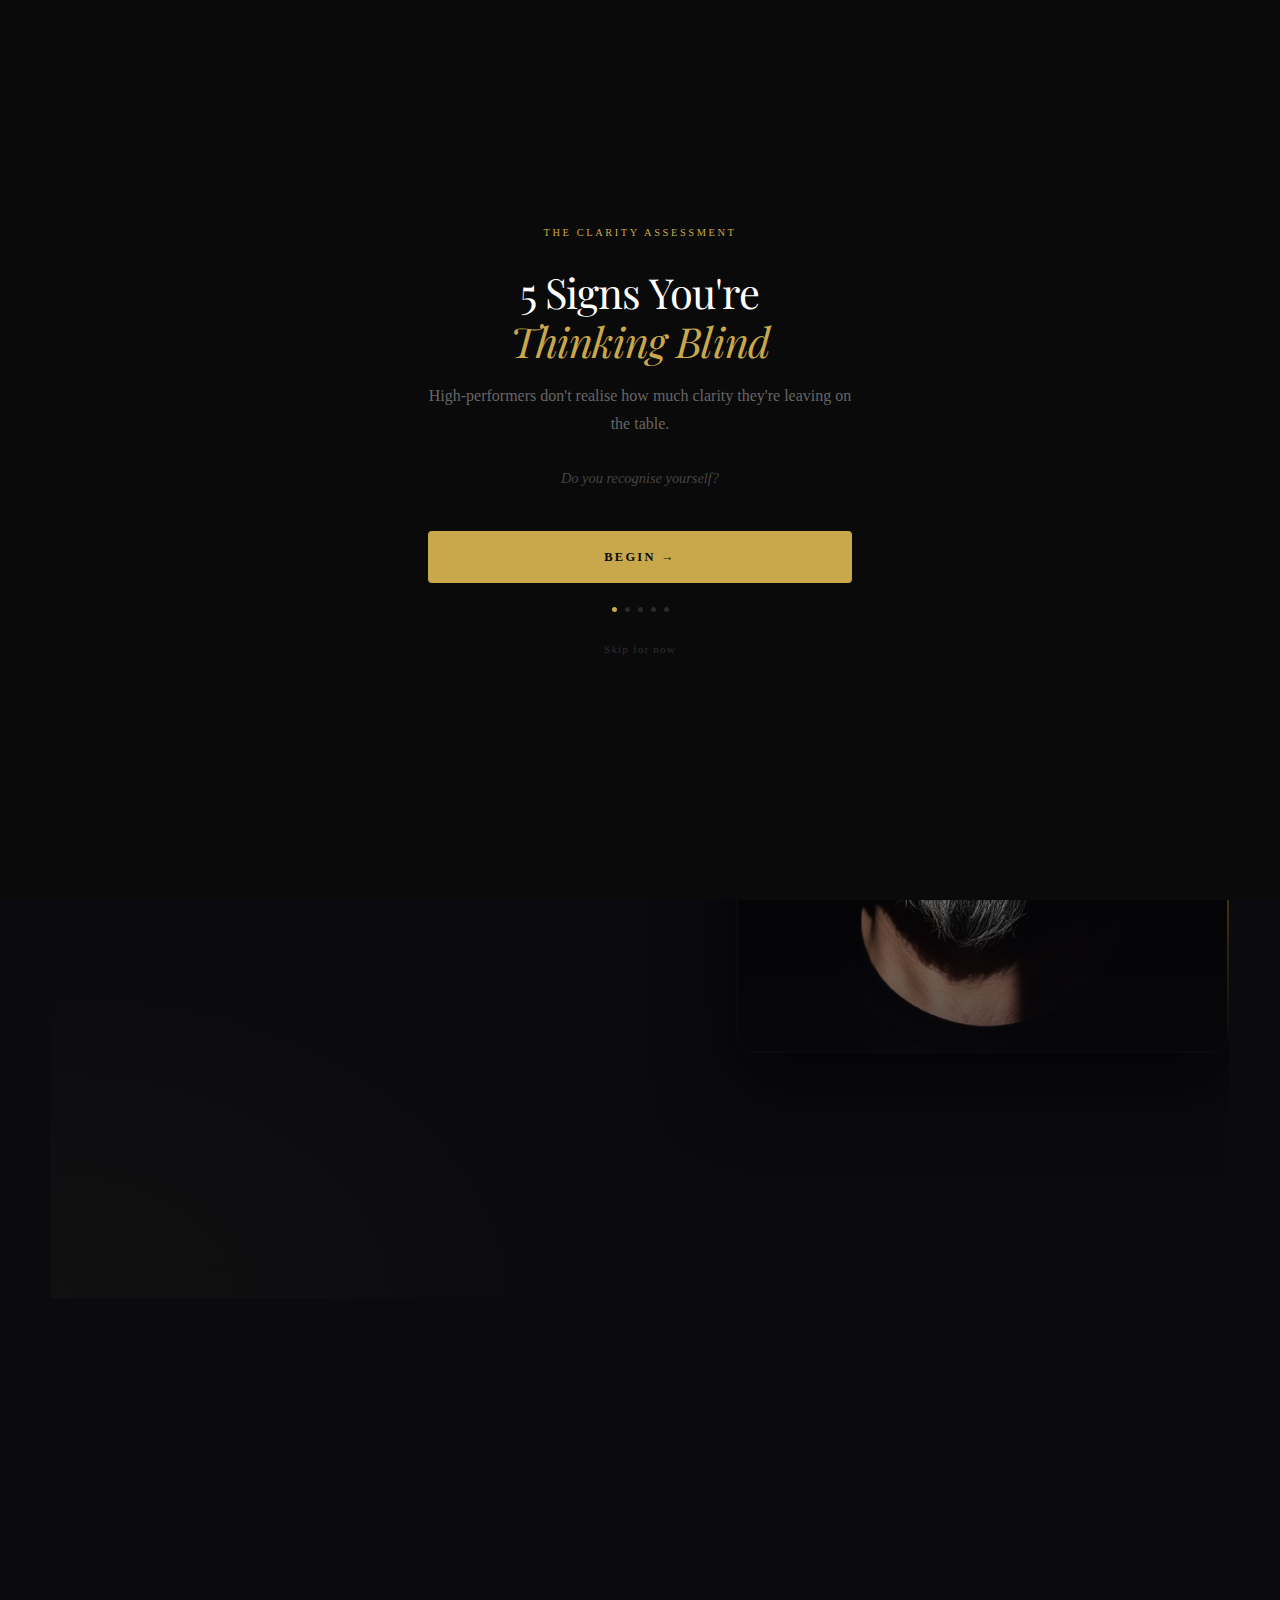
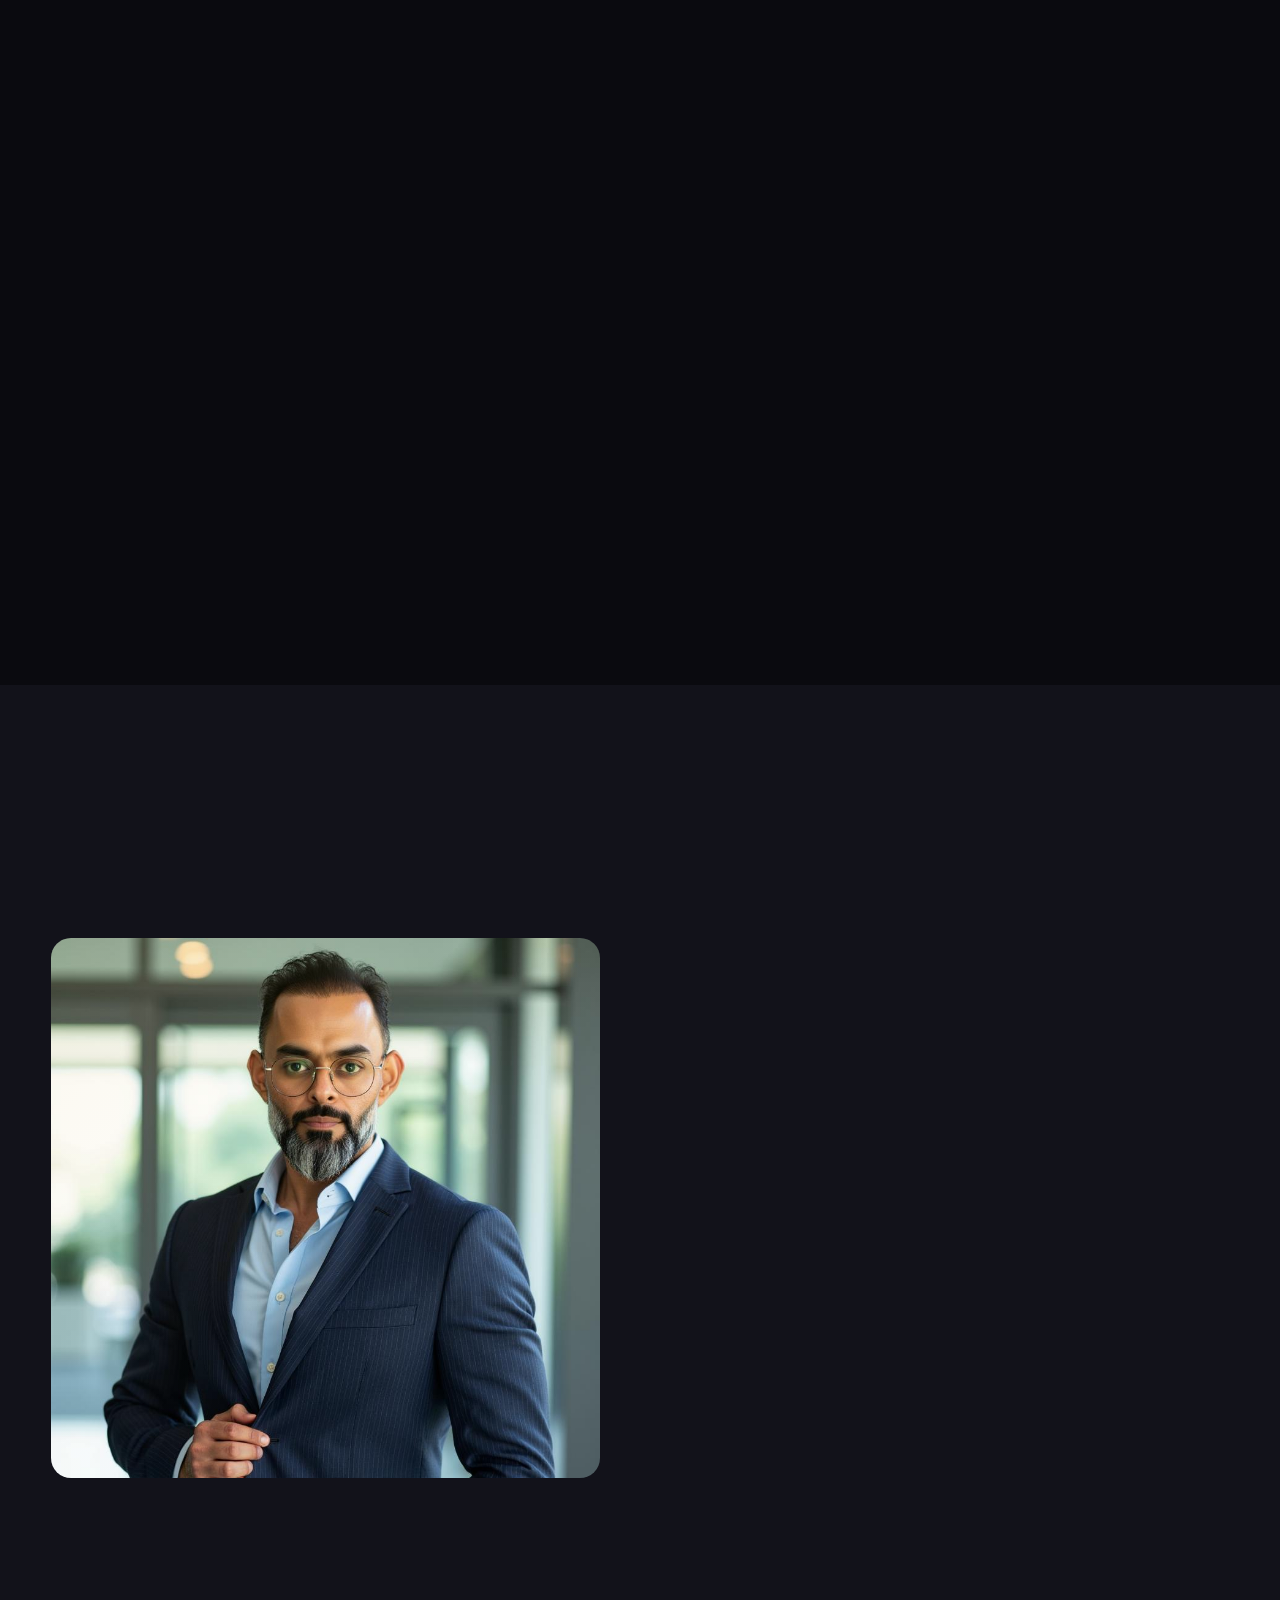
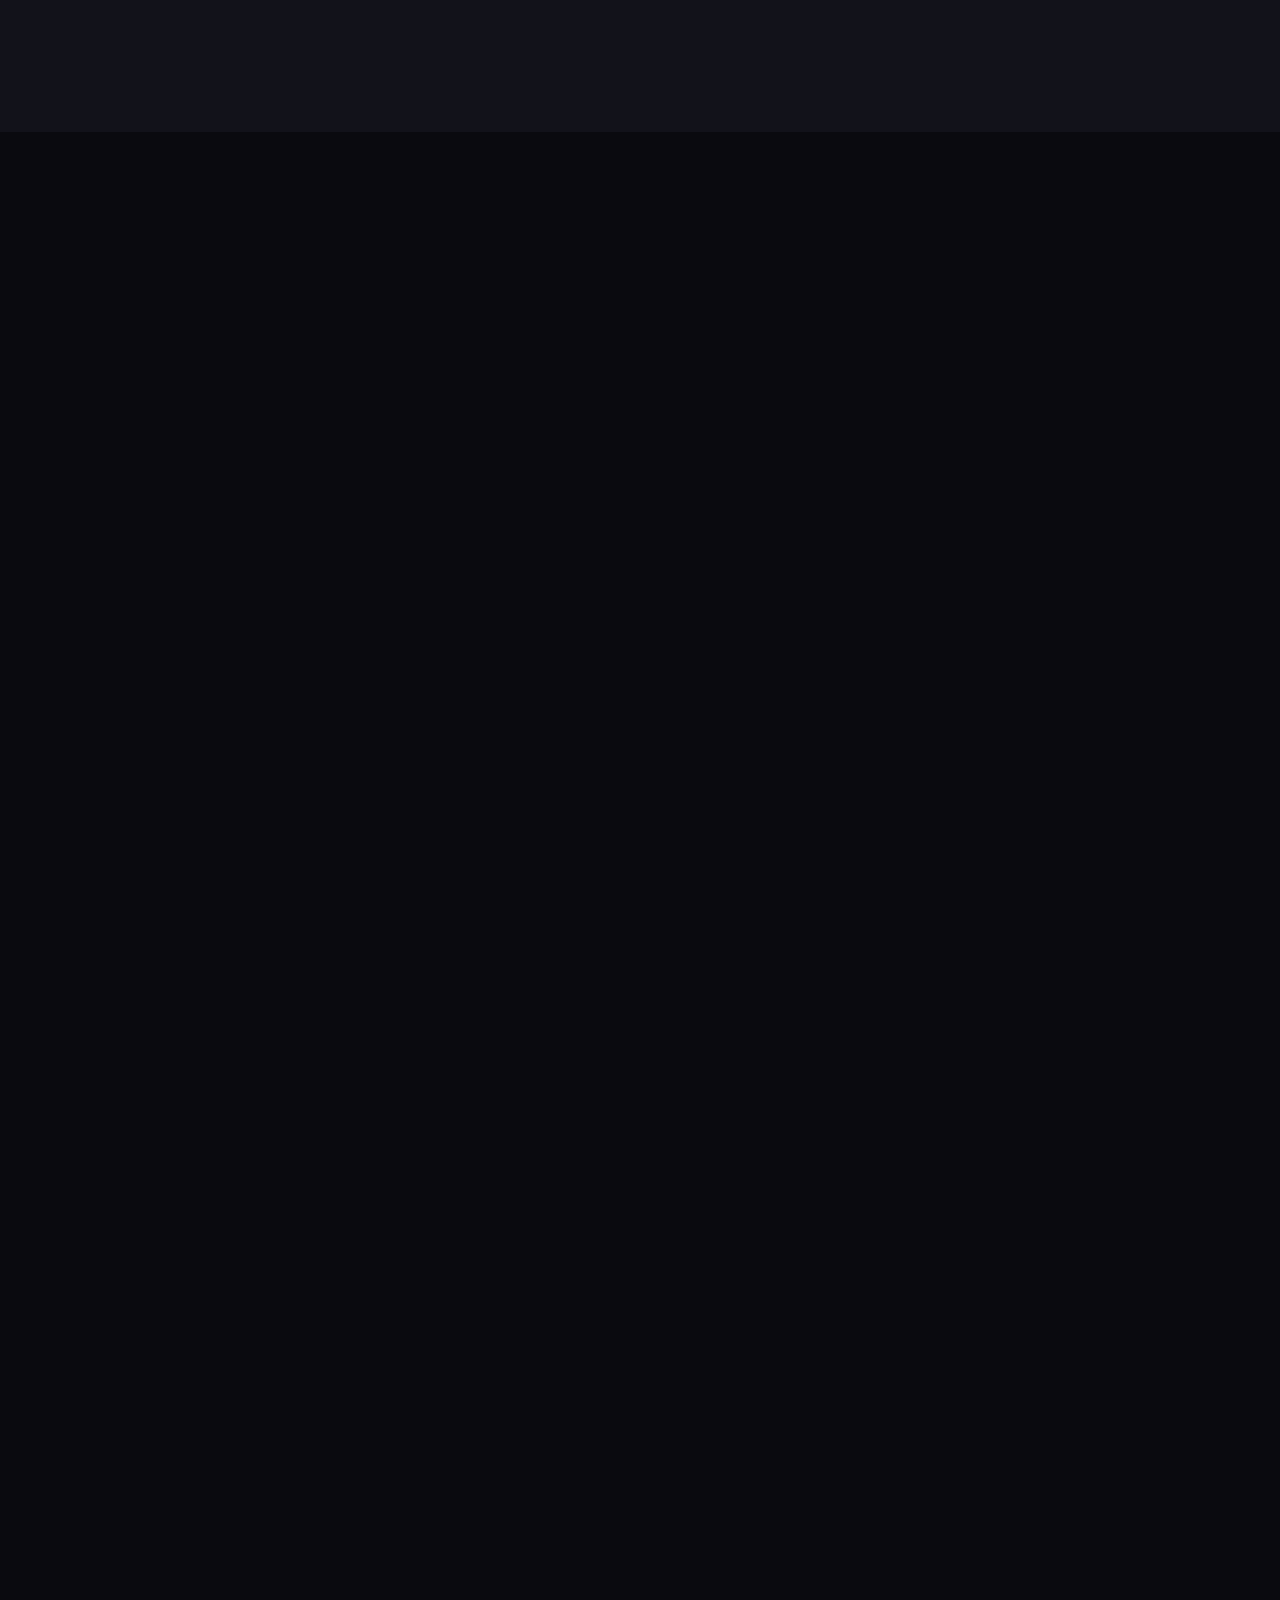
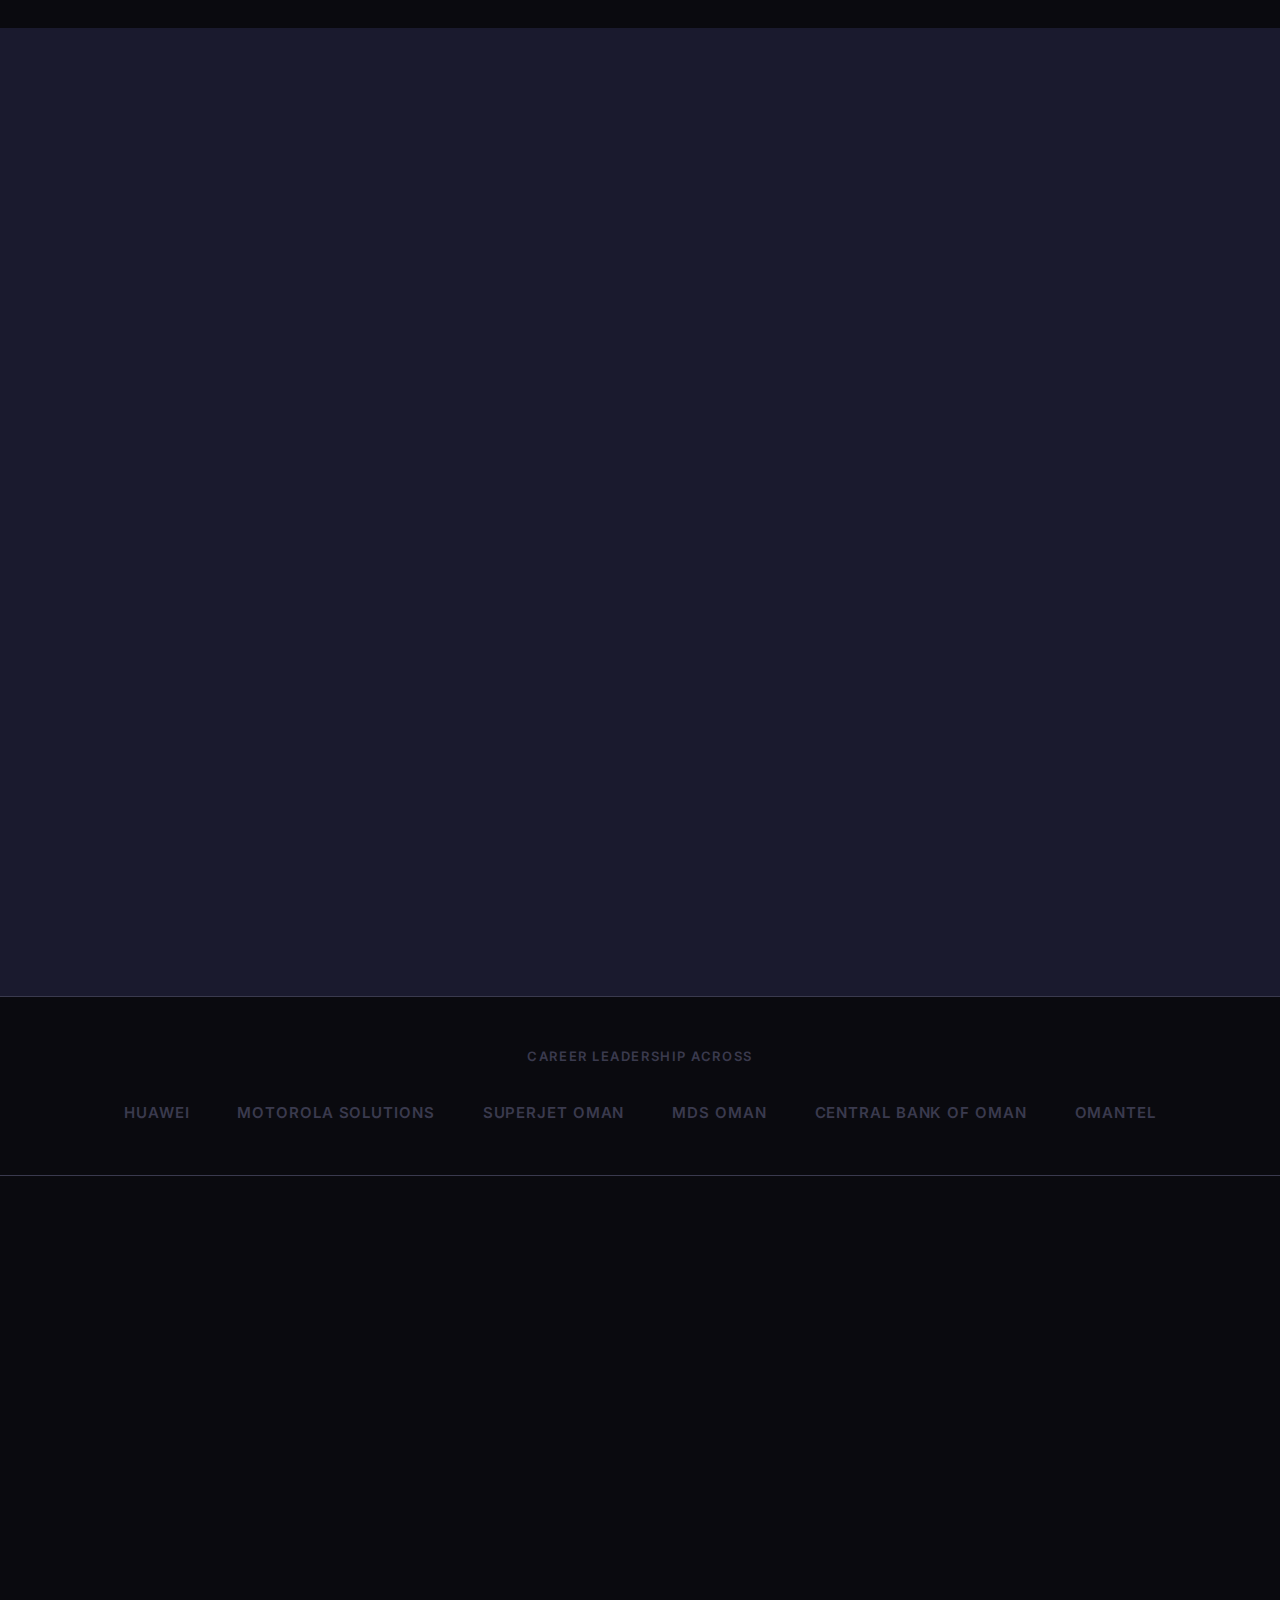
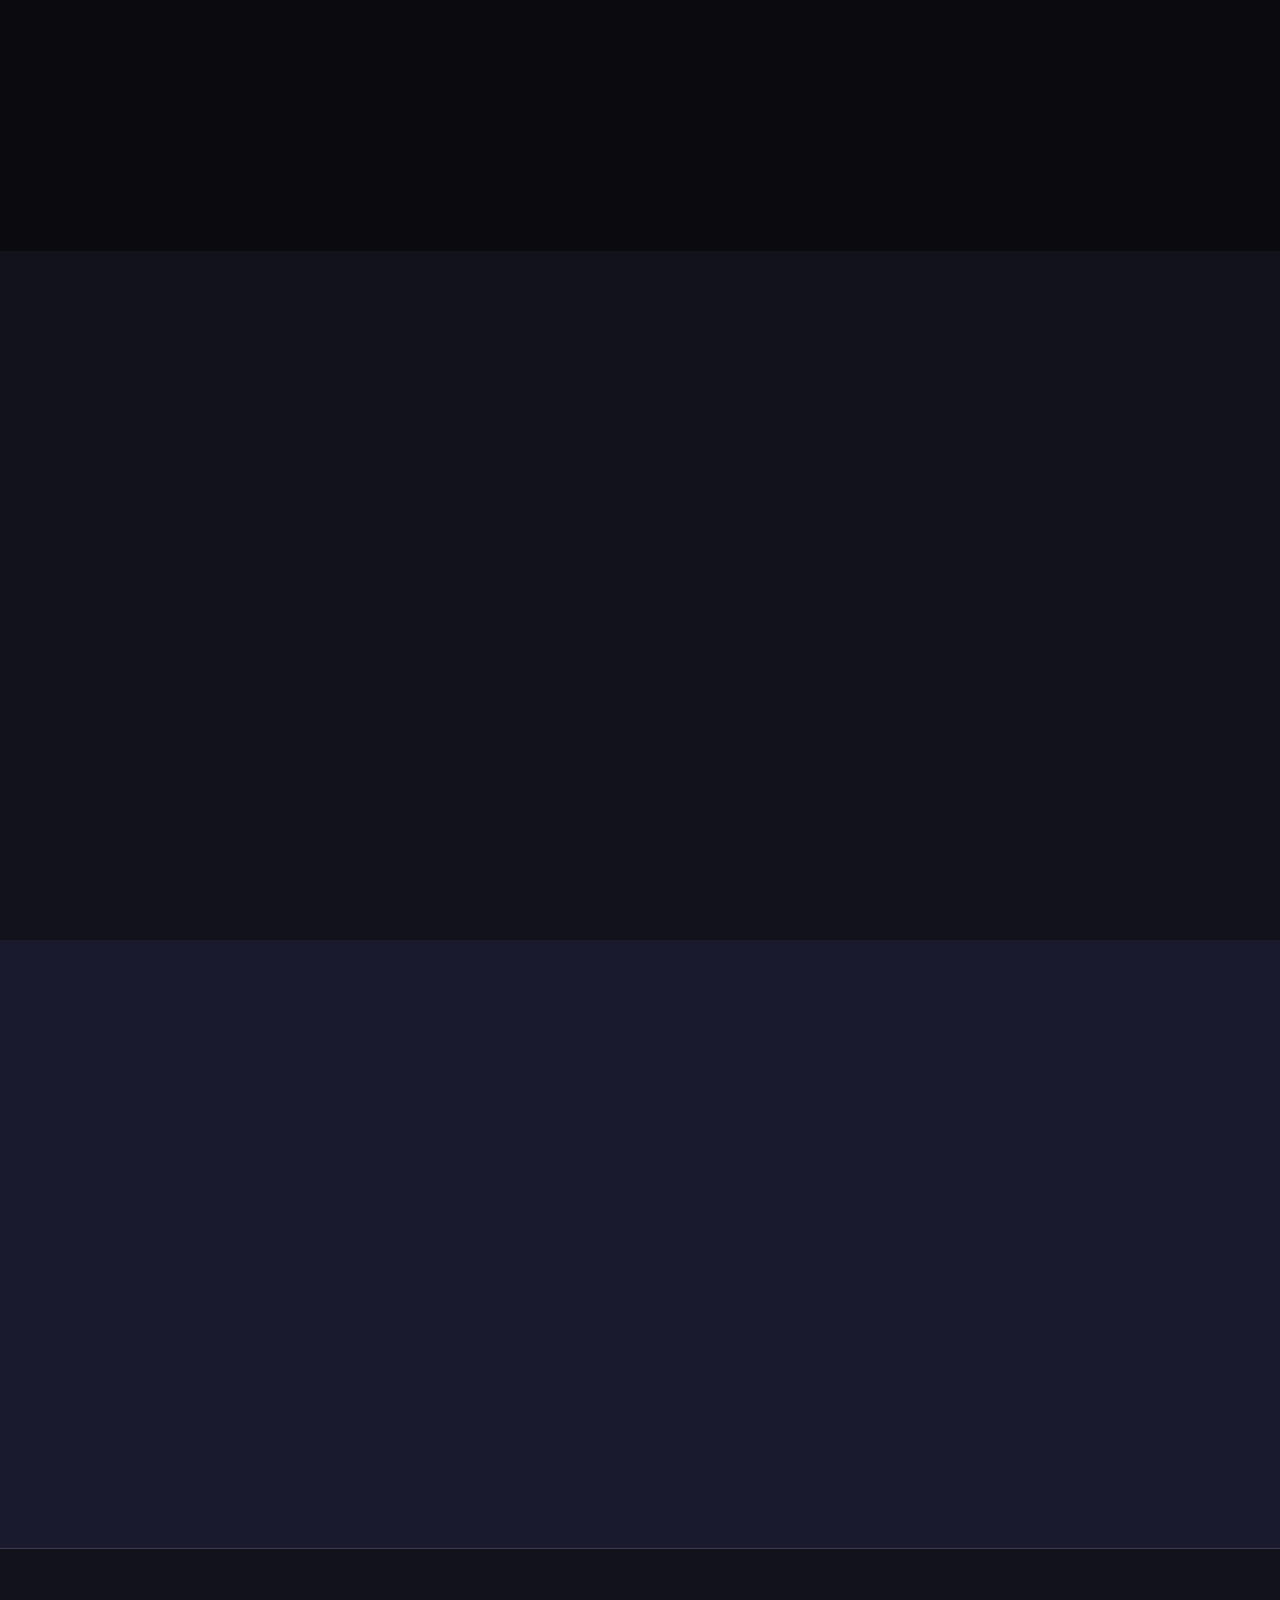
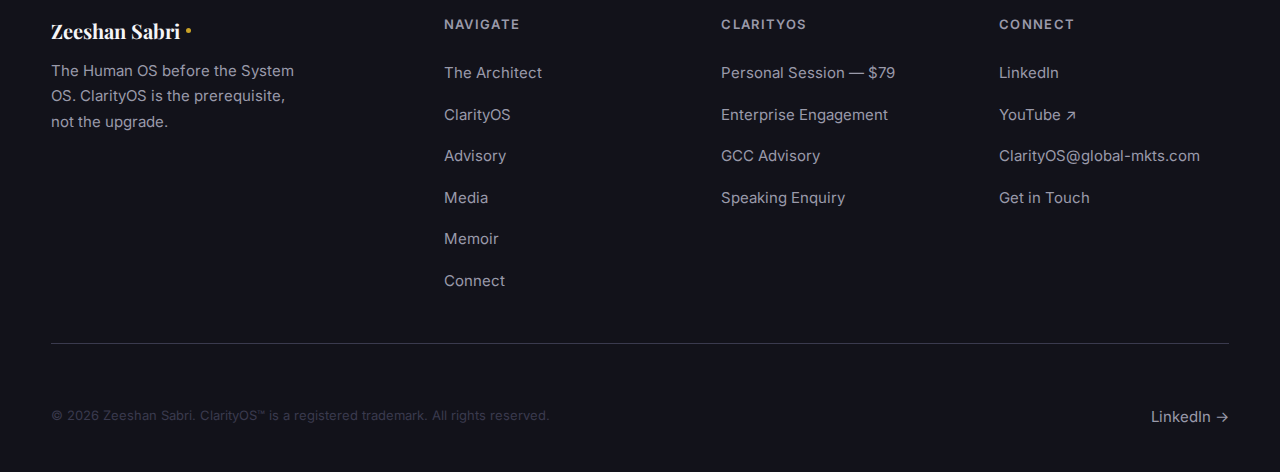
<file: index.html>
<!DOCTYPE html>
<html lang="en">

<head>
  <meta charset="UTF-8" />
  <meta name="viewport" content="width=device-width, initial-scale=1.0" />
  <title>Zeeshan Sabri — Crisis-to-Clarity Architect | ClarityOS Founder</title>
  <meta name="description"
    content="ClarityOS is the prerequisite, not the upgrade. The human operating system that makes every ERP, AI initiative, and governance framework finally work. By Zeeshan Sabri, GCC Transformation Architect." />
  <link rel="canonical" href="https://architect.global-mkts.com/" />
  <!-- Open Graph -->
  <meta property="og:type" content="website" />
  <meta property="og:title" content="Zeeshan Sabri — Crisis-to-Clarity Architect" />
  <meta property="og:description"
    content="We spend 90% of our budget on the System OS and 0% on the Human OS. That's why 75–80% of transformation projects fail." />
  <meta property="og:image" content="https://architect.global-mkts.com/assets/images/1000231025.jpg" />
  <meta property="og:url" content="https://architect.global-mkts.com/" />
  <meta property="og:site_name" content="Zeeshan Sabri" />
  <meta property="og:locale" content="en_US" />
  <!-- Twitter Card -->
  <meta name="twitter:card" content="summary_large_image" />
  <meta name="twitter:title" content="Zeeshan Sabri — Crisis-to-Clarity Architect" />
  <meta name="twitter:description" content="The Human OS before the System OS. ClarityOS makes transformation actually work." />
  <meta name="twitter:image" content="https://architect.global-mkts.com/assets/images/1000231025.jpg" />
  <meta name="twitter:site" content="@zsabri83" />
  <meta name="twitter:creator" content="@zsabri83" />
  <!-- Schema.org JSON-LD -->
  <script type="application/ld+json">
  {
    "@context": "https://schema.org",
    "@type": "Person",
    "name": "Zeeshan Sabri",
    "alternateName": "Victor",
    "url": "https://architect.global-mkts.com",
    "image": "https://architect.global-mkts.com/assets/images/1000231025.jpg",
    "jobTitle": ["Crisis-to-Clarity Architect", "Transformation Architect", "Founder of ClarityOS"],
    "worksFor": [
      {
        "@type": "Organization",
        "name": "ClarityOS",
        "url": "https://clarityos.global-mkts.com"
      },
      {
        "@type": "Organization",
        "name": "Global Markets Technologies LLC",
        "url": "https://global-mkts.com"
      },
      {
        "@type": "Organization",
        "name": "SuperJet Oman",
        "url": "https://superjet.om"
      }
    ],
    "nationality": {
      "@type": "Country",
      "name": "Pakistan"
    },
    "address": {
      "@type": "PostalAddress",
      "addressLocality": "Muscat",
      "addressCountry": "Oman"
    },
    "description": "Crisis-to-Clarity Architect. Founder of ClarityOS. 20+ years transforming Fortune 500 companies. $95M+ portfolios managed. Author of 'From Exile to Transformation'.",
    "sameAs": [
      "https://www.linkedin.com/in/zeeshan-sabri-75760a26",
      "https://www.youtube.com/@ZeeshanSabri83",
      "https://www.instagram.com/@zsabri",
      "https://twitter.com/@zsabri83",
      "https://www.tiktok.com/@zsabri83"
    ],
    "award": [
      "Entrepreneurial Excellence Award — FOUNDERS 2.0 Conference, Dubai 2025",
      "Huawei Best Mentor Award 2017"
    ],
    "memberOf": [
      "MCIPS — Member of Chartered Institute of Procurement & Supply"
    ]
  }
  </script>
  <script type="application/ld+json">
  {
    "@context": "https://schema.org",
    "@type": "Product",
    "name": "ClarityOS",
    "description": "The Human Operating System that makes every ERP, AI initiative, and governance framework finally work. Includes 90-minute personal session and lifetime AI agent access.",
    "brand": {
      "@type": "Brand",
      "name": "ClarityOS",
      "url": "https://clarityos.global-mkts.com"
    },
    "creator": {
      "@type": "Person",
      "name": "Zeeshan Sabri"
    },
    "offers": [
      {
        "@type": "Offer",
        "name": "Personal Session",
        "price": "79",
        "priceCurrency": "USD",
        "availability": "https://schema.org/InStock",
        "url": "https://architect.global-mkts.com/clarityos.html"
      },
      {
        "@type": "Offer",
        "name": "Enterprise Diagnostic",
        "price": "18000",
        "priceCurrency": "USD",
        "availability": "https://schema.org/InStock",
        "url": "https://architect.global-mkts.com/clarityos.html"
      },
      {
        "@type": "Offer",
        "name": "Enterprise Implementation",
        "price": "85000",
        "priceCurrency": "USD",
        "availability": "https://schema.org/InStock",
        "url": "https://architect.global-mkts.com/clarityos.html"
      }
    ],
    "aggregateRating": {
      "@type": "AggregateRating",
      "ratingValue": "4.9",
      "reviewCount": "50"
    }
  }
  </script>
  <script type="application/ld+json">
  {
    "@context": "https://schema.org",
    "@type": "Organization",
    "name": "Zeeshan Sabri",
    "url": "https://architect.global-mkts.com",
    "logo": "https://architect.global-mkts.com/assets/images/1000231025.jpg",
    "contactPoint": {
      "@type": "ContactPoint",
      "email": "ClarityOS@global-mkts.com",
      "contactType": "sales",
      "availableLanguage": ["English", "Arabic"]
    }
  }
  </script>
  <!-- Fonts -->
  <link rel="preconnect" href="https://fonts.googleapis.com" />
  <link rel="preconnect" href="https://fonts.gstatic.com" crossorigin />
  <link
    href="https://fonts.googleapis.com/css2?family=Playfair+Display:ital,wght@0,400;0,500;0,600;0,700;1,400;1,500;1,600&family=Inter:wght@300;400;500;600&display=swap"
    rel="stylesheet" />
  <link rel="stylesheet" href="css/styles.css" />
  <!-- Google Analytics -->
  <script async src="https://www.googletagmanager.com/gtag/js?id=GA_MEASUREMENT_ID"></script>
  <script>
    window.dataLayer = window.dataLayer || [];
    function gtag(){dataLayer.push(arguments);}
    gtag('js', new Date());
    gtag('config', 'GA_MEASUREMENT_ID');
  </script>
</head>

<body>
<!-- CLARITY GATE -->
<style>
#cg-overlay {
  position:fixed;top:0;left:0;width:100%;height:100%;
  background:#0a0a0a;z-index:99999;
  display:flex;align-items:center;justify-content:center;
  overflow-y:auto;-webkit-overflow-scrolling:touch;
  font-family:'Cormorant Garamond',Georgia,serif;
}
.cg-wrap {
  width:100%;max-width:480px;
  padding:48px 28px 64px;
  margin:auto;text-align:center;
  box-sizing:border-box;
}
.cg-eyebrow {
  font-size:0.65rem;letter-spacing:0.25em;text-transform:uppercase;
  color:#C9A84C;margin-bottom:24px;display:block;
}
.cg-title {
  color:#fff;font-size:clamp(1.8rem,6vw,2.6rem);
  font-weight:400;line-height:1.2;margin:0 0 16px;
}
.cg-title em { color:#C9A84C;font-style:italic; }
.cg-sub {
  color:#666;font-size:clamp(0.9rem,3vw,1rem);
  line-height:1.7;margin:0 0 40px;
}
.cg-question {
  color:#fff;font-size:clamp(1.15rem,4vw,1.5rem);
  font-weight:400;line-height:1.4;margin:0 0 12px;
}
.cg-question-sub {
  color:#555;font-size:clamp(0.8rem,2.5vw,0.88rem);
  line-height:1.6;margin:0 0 32px;
}
.cg-options {
  display:flex;flex-direction:column;gap:12px;margin-bottom:0;
}
.cg-opt {
  display:block;width:100%;
  background:transparent;
  border:1px solid #222;
  color:#bbb;
  padding:16px 20px;
  font-size:clamp(0.95rem,3vw,1.05rem);
  font-family:'Cormorant Garamond',Georgia,serif;
  letter-spacing:0.04em;
  border-radius:4px;
  cursor:pointer;
  text-align:center;
  transition:all 0.2s;
  min-height:54px;
  -webkit-tap-highlight-color:transparent;
}
.cg-opt:hover,.cg-opt.selected {
  border-color:#C9A84C;color:#C9A84C;background:#110f00;
}
.cg-divider {
  border:none;border-top:1px solid #1a1a1a;
  margin:28px 0;
}
.cg-nav {
  display:flex;align-items:center;justify-content:center;
  gap:16px;margin-top:36px;
}
.cg-btn-next {
  background:#C9A84C;color:#0a0a0a;border:none;
  padding:15px 0;width:100%;
  font-size:0.78rem;font-weight:700;letter-spacing:0.18em;
  text-transform:uppercase;cursor:pointer;border-radius:4px;
  font-family:'Cormorant Garamond',Georgia,serif;
  min-height:52px;transition:opacity 0.2s;
  -webkit-tap-highlight-color:transparent;
}
.cg-btn-next:hover { opacity:0.85; }
.cg-btn-prev {
  background:transparent;border:none;color:#444;
  font-size:0.75rem;letter-spacing:0.12em;
  text-transform:uppercase;cursor:pointer;
  font-family:'Cormorant Garamond',Georgia,serif;
  padding:8px 0;min-height:44px;
  -webkit-tap-highlight-color:transparent;
}
.cg-btn-prev:hover { color:#888; }
.cg-dots {
  display:flex;gap:8px;justify-content:center;margin-top:24px;
}
.cg-dot {
  width:5px;height:5px;border-radius:50%;
  background:#2a2a2a;transition:background 0.3s;
}
.cg-dot.active { background:#C9A84C; }
.cg-skip {
  display:block;margin-top:28px;
  color:#2e2e2e;font-size:0.7rem;letter-spacing:0.1em;
  text-decoration:none;cursor:pointer;
  transition:color 0.2s;
  -webkit-tap-highlight-color:transparent;
}
.cg-skip:hover { color:#555; }
.cg-email-input {
  width:100%;background:transparent;
  border:none;border-bottom:1px solid #333;
  color:#fff;padding:16px 0;
  font-size:clamp(1rem,3.5vw,1.15rem);
  outline:none;text-align:center;
  font-family:'Cormorant Garamond',Georgia,serif;
  margin-bottom:28px;display:block;
  box-sizing:border-box;
  transition:border-color 0.2s;
}
.cg-email-input:focus { border-bottom-color:#C9A84C; }
.cg-email-input::placeholder { color:#333; }
</style>

<div id="cg-overlay">
<div class="cg-wrap">

  <!-- SLIDE 1: Intro -->
  <div id="cg-s1">
    <span class="cg-eyebrow">The Clarity Assessment</span>
    <h2 class="cg-title">5 Signs You're<br><em>Thinking Blind</em></h2>
    <p class="cg-sub">High-performers don't realise how much clarity they're leaving on the table.<br><br><em style="color:#444;font-size:0.9em;">Do you recognise yourself?</em></p>
    <button class="cg-btn-next" onclick="cgNext()">BEGIN →</button>
    <div class="cg-dots" id="cg-d1"></div>
    <a class="cg-skip" onclick="cgClose()">Skip for now</a>
  </div>

  <!-- SLIDE 2: Q1 -->
  <div id="cg-s2" style="display:none">
    <span class="cg-eyebrow">Sign 01 of 03</span>
    <p class="cg-question">You revisit the same decisions.</p>
    <p class="cg-question-sub">You make a call — then spend days second-guessing it.</p>
    <div class="cg-options">
      <button class="cg-opt" onclick="cgSelect(this,'q1')">Yeah, always</button>
      <button class="cg-opt" onclick="cgSelect(this,'q1')">Sometimes</button>
      <button class="cg-opt" onclick="cgSelect(this,'q1')">Rarely</button>
    </div>
    <div class="cg-nav">
      <button class="cg-btn-next" onclick="cgNext()">NEXT →</button>
    </div>
    <div class="cg-dots" id="cg-d2"></div>
    <a class="cg-skip" onclick="cgClose()">Skip for now</a>
  </div>

  <!-- SLIDE 3: Q2 -->
  <div id="cg-s3" style="display:none">
    <span class="cg-eyebrow">Sign 02 of 03</span>
    <p class="cg-question">Your best ideas come at 2 AM.</p>
    <p class="cg-question-sub">Clarity strikes when you're trying to sleep — not in the meeting.</p>
    <div class="cg-options">
      <button class="cg-opt" onclick="cgSelect(this,'q2')">Oh yes</button>
      <button class="cg-opt" onclick="cgSelect(this,'q2')">Maybe so</button>
      <button class="cg-opt" onclick="cgSelect(this,'q2')">Not really</button>
    </div>
    <div class="cg-nav">
      <button class="cg-btn-next" onclick="cgNext()">NEXT →</button>
    </div>
    <div class="cg-dots" id="cg-d3"></div>
    <a class="cg-skip" onclick="cgClose()">Skip for now</a>
  </div>

  <!-- SLIDE 4: Q3 + Q4 -->
  <div id="cg-s4" style="display:none">
    <span class="cg-eyebrow">Sign 03 of 03</span>
    <p class="cg-question">You're stuck in reactive mode.</p>
    <p class="cg-question-sub">How much of your day is fire-drill?</p>
    <div class="cg-options" style="flex-direction:row;flex-wrap:wrap;justify-content:center;gap:10px">
      <button class="cg-opt" style="width:auto;padding:16px 24px;" onclick="cgSelect(this,'q3')">35%</button>
      <button class="cg-opt" style="width:auto;padding:16px 24px;" onclick="cgSelect(this,'q3')">65%</button>
      <button class="cg-opt" style="width:auto;padding:16px 24px;" onclick="cgSelect(this,'q3')">89%</button>
    </div>
    <hr class="cg-divider">
    <p class="cg-question">You have no record of your thinking.</p>
    <p class="cg-question-sub">Last month's big decision? You remember the outcome — not the reasoning.</p>
    <div class="cg-options">
      <button class="cg-opt" onclick="cgSelect(this,'q4')">Yes</button>
      <button class="cg-opt" onclick="cgSelect(this,'q4')">Sometimes</button>
      <button class="cg-opt" onclick="cgSelect(this,'q4')">I remember everything</button>
    </div>
    <div class="cg-nav">
      <button class="cg-btn-next" onclick="cgNext()">NEXT →</button>
    </div>
    <div class="cg-dots" id="cg-d4"></div>
    <a class="cg-skip" onclick="cgClose()">Skip for now</a>
  </div>

  <!-- SLIDE 5: Email -->
  <div id="cg-s5" style="display:none">
    <span class="cg-eyebrow">2026 Edition</span>
    <h2 class="cg-title"><em>ClarityOS™</em></h2>
    <p class="cg-sub" style="margin-bottom:36px;">"The quality of your decisions determines<br>the quality of your life."<br><br><em style="color:#C9A84C;font-size:0.9em;">Think Clearly. Decide Better.</em></p>
    <form id="cg-form" onsubmit="cgSubmit(event)">
      <input class="cg-email-input" type="email" name="EMAIL" placeholder="your@email.com" required />
      <button class="cg-btn-next" type="submit">Enter ClarityOS →</button>
    </form>
    <div class="cg-dots" id="cg-d5"></div>
    <a class="cg-skip" onclick="cgClose()">Skip for now</a>
  </div>

</div>
</div>

<script>
(function(){
  if(sessionStorage.getItem('cg_done')){
    document.getElementById('cg-overlay').style.display='none';
    return;
  }
  var cur=1,total=5;
  function dots(n){
    for(var i=1;i<=total;i++){
      var el=document.getElementById('cg-d'+i);
      if(!el)continue;
      el.innerHTML='';
      for(var d=1;d<=total;d++){
        var dot=document.createElement('div');
        dot.className='cg-dot'+(d===n?' active':'');
        el.appendChild(dot);
      }
    }
  }
  dots(1);
  window.cgNext=function(){
    document.getElementById('cg-s'+cur).style.display='none';
    cur=Math.min(cur+1,total);
    document.getElementById('cg-s'+cur).style.display='block';
    dots(cur);
    window.scrollTo(0,0);
  };
  window.cgSelect=function(btn,q){
    btn.parentElement.querySelectorAll('.cg-opt').forEach(function(b){b.classList.remove('selected');});
    btn.classList.add('selected');
  };
  window.cgSubmit=function(e){
    e.preventDefault();
    var email=document.querySelector('#cg-form input[name="EMAIL"]').value;
    if(!email)return;
    // Submit to Mailchimp properly
    var form = document.getElementById('cg-form');
    var action = 'https://global-mkts.us3.list-manage.com/subscribe/post?u=38399e57f8cf7c6d2b1055b16&id=f64785d6c9';
    var hiddenInput = document.createElement('input');
    hiddenInput.type = 'hidden';
    hiddenInput.name = 'b_38399e57f8cf7c6d2b1055b16_f64785d6c9';
    hiddenInput.value = '';
    form.action = action;
    form.method = 'POST';
    form.target = '_blank';
    form.appendChild(hiddenInput);
    form.submit();
    cgClose();
  };
  window.cgClose=function(){
    sessionStorage.setItem('cg_done','1');
    var ov=document.getElementById('cg-overlay');
    ov.style.transition='opacity 0.5s';
    ov.style.opacity='0';
    setTimeout(function(){ov.style.display='none';},500);
  };
})();
</script>
<!-- END CLARITY GATE -->


  <!-- Grain texture overlay -->
  <div class="grain" aria-hidden="true"></div>

  <!-- ============================================================
     NAVIGATION
     ============================================================ -->
  <nav class="nav" role="navigation" aria-label="Main navigation">
    <div class="nav__inner">
      <a href="index.html" class="nav__logo" aria-label="Zeeshan Sabri — Home">
        Zeeshan Sabri
        <span class="nav__logo-dot" aria-hidden="true"></span>
      </a>

      <ul class="nav__links" role="list">
        <li><a href="the-architect.html" class="nav__link">The Architect</a></li>
        <li><a href="clarityos.html" class="nav__link">ClarityOS</a></li>
        <li><a href="advisory.html" class="nav__link">Advisory</a></li>
        <li><a href="media.html" class="nav__link">Media</a></li>
        <li><a href="memoir.html" class="nav__link">Memoir</a></li>
        <li><a href="connect.html" class="nav__link">Connect</a></li>
      </ul>

      <a href="clarityos.html" class="nav__link nav__cta">Book a Session</a>

      <button class="nav__hamburger" aria-label="Open menu" aria-expanded="false" aria-controls="mobile-menu">
        <span></span><span></span><span></span>
      </button>
    </div>
  </nav>

  <!-- Mobile menu -->
  <div class="nav__mobile" id="mobile-menu" role="dialog" aria-label="Mobile navigation" aria-modal="true">
    <a href="the-architect.html" class="nav__mobile-link">The Architect</a>
    <a href="clarityos.html" class="nav__mobile-link">ClarityOS</a>
    <a href="advisory.html" class="nav__mobile-link">Advisory</a>
    <a href="media.html" class="nav__mobile-link">Media</a>
    <a href="memoir.html" class="nav__mobile-link">Memoir</a>
    <a href="connect.html" class="nav__mobile-link">Connect</a>
    <a href="clarityos.html" class="nav__mobile-cta">Book a Session</a>
  </div>


  <!-- ============================================================
     SECTION 1 — HERO
     ============================================================ -->
  <section class="section--void" aria-label="Zeeshan Sabri — ClarityOS founder hero">
    <div class="container">
      <div class="hero">

        <!-- Content side -->
        <div class="hero__content">
          <div class="hero__eyebrow reveal">
            <span class="hero__eyebrow-line" aria-hidden="true"></span>
            <span class="eyebrow">Founder of ClarityOS™ &nbsp;·&nbsp; Author &nbsp;·&nbsp; Transformation
              Architect</span>
          </div>

          <h1 class="hero__title reveal" style="transition-delay:80ms">
            The Operating System<br />
            That Makes Transformation<br />
            <em>Actually Work</em>
          </h1>

          <p class="hero__sub reveal" style="transition-delay:160ms">
            Every ERP, AI initiative, and governance framework you've invested in was built on an unstable human
            foundation. ClarityOS installs the layer that makes everything else hold.
          </p>

          <div class="btn-group reveal" style="transition-delay:240ms">
            <a href="clarityos.html" class="btn btn--primary">
              Install ClarityOS <span class="btn__arrow" aria-hidden="true">→</span>
            </a>
            <a href="the-architect.html" class="btn btn--ghost">
              Read the Origin Story
            </a>
            <button onclick="openModal()" class="btn btn--ghost-gold">Read the Teaser →</button>
          </div>

          <!-- Email Capture - Lead Generation -->
          <div class="hero__email-capture reveal" style="transition-delay:280ms">
            <p class="email-capture__text">Get the free "5 Signs You're Thinking Blind" assessment</p>
            <form class="email-capture__form" onsubmit="handleEmailCapture(event)">
              <input type="email" name="email" class="email-capture__input" placeholder="Enter your email" required aria-label="Your email address" />
              <button type="submit" class="email-capture__btn">Get Free Assessment</button>
            </form>
            <p class="email-capture__sub">Join 2,400+ executives who have clarity now</p>
          </div>

          <div class="hero__stats reveal" style="transition-delay:320ms">
            <span class="hero__stat">90% of transformations fail</span>
            <span class="hero__stat">The human layer is why</span>
            <span class="hero__stat">ClarityOS fixes that</span>
          </div>
        </div>

        <!-- Portrait side — editorial photograph -->
        <div class="hero__image-wrap reveal" style="transition-delay:200ms">
          <img class="hero__img" src="assets/images/1000231025.jpg"
            alt="Zeeshan Sabri — Founder of ClarityOS, GCC Transformation Architect" width="640" height="800"
            loading="eager" fetchpriority="high" />
        </div>

      </div>
    </div>
  </section>




  <!-- ============================================================
     SECTION 3 — WHAT CLARITYOS IS (3-column feature grid)
     ============================================================ -->
  <section class="section section--void" aria-label="What ClarityOS is">
    <div class="container">

      <div class="section-header reveal">
        <p class="eyebrow">ClarityOS Defined</p>
        <h2>Infrastructure, Not Consulting</h2>
        <p>ClarityOS is not a framework you adopt — it is a foundation you install. The distinction matters more than
          most organisations realise.</p>
      </div>

      <div class="grid-3 stagger" aria-label="ClarityOS features">

        <article class="feature-card reveal">
          <div class="feature-card__icon" aria-hidden="true">
            <!-- Layers / foundation icon -->
            <svg viewBox="0 0 24 24">
              <path d="M12 2L2 7l10 5 10-5-10-5z" />
              <path d="M2 17l10 5 10-5" />
              <path d="M2 12l10 5 10-5" />
            </svg>
          </div>
          <p class="feature-card__label">Not a Framework</p>
          <h3 class="feature-card__title">Operating System</h3>
          <p class="feature-card__body">Frameworks are optional. Operating systems are infrastructure. ClarityOS is the
            foundation layer, not an add-on that sits on top of what you already do.</p>
        </article>

        <article class="feature-card reveal">
          <div class="feature-card__icon" aria-hidden="true">
            <!-- Network / shared architecture icon -->
            <svg viewBox="0 0 24 24">
              <circle cx="12" cy="5" r="2" />
              <circle cx="5" cy="19" r="2" />
              <circle cx="19" cy="19" r="2" />
              <path d="M12 7v4m0 0l-5.5 6M12 11l5.5 6" />
            </svg>
          </div>
          <p class="feature-card__label">Not Individual Coaching</p>
          <h3 class="feature-card__title">Institutional Clarity</h3>
          <p class="feature-card__body">Coaching addresses the individual. ClarityOS installs a shared clarity
            architecture across the entire organisation — one coherent human layer beneath every system you run.</p>
        </article>

        <article class="feature-card reveal">
          <div class="feature-card__icon" aria-hidden="true">
            <!-- Lock / permanent install icon -->
            <svg viewBox="0 0 24 24">
              <rect x="5" y="11" width="14" height="11" rx="2" />
              <path d="M8 11V7a4 4 0 018 0v4" />
              <circle cx="12" cy="16" r="1.5" fill="currentColor" stroke="none" style="fill:var(--wisdom)" />
            </svg>
          </div>
          <p class="feature-card__label">Not Another Workshop</p>
          <h3 class="feature-card__title">Permanent Installation</h3>
          <p class="feature-card__body">Workshops produce insights. ClarityOS produces a permanently installed operating
            system with measurable governance outputs that persist long after the engagement ends.</p>
        </article>

      </div>

      <div class="flex-center mt-6 reveal">
        <a href="clarityos.html" class="btn btn--ghost-gold">
          See How ClarityOS Works <span class="btn__arrow" aria-hidden="true">→</span>
        </a>
      </div>

    </div>
  </section>


  <!-- ============================================================
     SECTION 4 — THE PROOF
     ============================================================ -->
  <section class="section section--shadow" aria-label="The proof behind ClarityOS">
    <div class="container">

      <div class="proof-section">

        <!-- Left: image -->
        <div class="proof__image-wrap">
          <img class="proof__img" src="assets/images/zeeshan-insta.jpg"
            alt="Zeeshan Sabri presenting at a GCC leadership summit" width="600" height="700" loading="lazy" />
        </div>

        <!-- Right: story + credentials -->
        <div class="proof__content reveal" style="transition-delay:120ms">

          <p class="eyebrow">The Origin</p>
          <h2>Built from 20 Years of Witnessing Failure</h2>

          <blockquote class="proof__story">
            Born from displacement. Forged in Fortune 500 transformation. Built because nothing else worked.
          </blockquote>

          <p style="color:var(--muted);font-size:var(--size-sm);line-height:1.8">
            My family evacuated Kuwait during the Gulf War. I spent 20 years inside Huawei, Motorola Solutions, and $80M
            procurement portfolios. The pattern was always the same: organisations invest in systems, ignore the humans
            running them. ClarityOS is what I built when I got tired of watching the same failure repeat.
          </p>

          <div class="credential-badges">
            <div class="credential-badge">
              <span class="credential-badge__icon" aria-hidden="true">
                <!-- Award / credential ribbon -->
                <svg viewBox="0 0 24 24">
                  <circle cx="12" cy="8" r="5" />
                  <path d="M8.21 13.89L7 23l5-3 5 3-1.21-9.12" />
                </svg>
              </span>
              <div>
                <span class="credential-badge__text">Chartered MCIPS</span>
                <span class="credential-badge__sub">Chartered Institute of Procurement &amp; Supply</span>
              </div>
            </div>
            <div class="credential-badge">
              <span class="credential-badge__icon" aria-hidden="true">
                <!-- Building / Fortune 500 -->
                <svg viewBox="0 0 24 24">
                  <path d="M3 21h18M9 21V7l3-4 3 4v14M9 12h6" />
                </svg>
              </span>
              <div>
                <span class="credential-badge__text">Huawei &amp; Motorola Solutions</span>
                <span class="credential-badge__sub">8 years and 5 years respectively — Fortune 500 leadership</span>
              </div>
            </div>
            <div class="credential-badge">
              <span class="credential-badge__icon" aria-hidden="true">
                <!-- Microphone / speaker -->
                <svg viewBox="0 0 24 24">
                  <path d="M12 2a3 3 0 013 3v6a3 3 0 01-6 0V5a3 3 0 013-3z" />
                  <path d="M19 10a7 7 0 01-14 0" />
                  <line x1="12" y1="19" x2="12" y2="23" />
                  <line x1="8" y1="23" x2="16" y2="23" />
                </svg>
              </span>
              <div>
                <span class="credential-badge__text">Kuwait Procurement Summit</span>
                <span class="credential-badge__sub">Keynote Speaker — Regional Transformation Leadership</span>
              </div>
            </div>
          </div>

          <a href="the-architect.html" class="btn btn--ghost" style="width:fit-content">
            Read the Full Story <span class="btn__arrow" aria-hidden="true">→</span>
          </a>

        </div>

      </div>
    </div>
  </section>


  <!-- ============================================================
     SECTION 4b — FIELD RESULTS (Social proof — 4.9 rating + NCMS)
     ============================================================ -->
  <section class="section section--void" aria-label="Field results and testimonials">
    <div class="container">

      <div class="wall-header reveal">
        <div class="wall-header__left">
          <p class="eyebrow">Field Results</p>
          <h2 style="font-size:var(--size-h3)">What the Room Says</h2>
        </div>
        <a href="media.html#field-intelligence" class="wall-header__link" aria-label="See all field results">
          See All Field Results →
        </a>
      </div>

      <!-- Rating bar -->
      <div class="reveal"
        style="display:flex;align-items:center;gap:1.25rem;margin-bottom:2.5rem;flex-wrap:wrap;transition-delay:80ms">
        <div style="display:flex;gap:0.25rem" aria-label="4.9 out of 5 stars">
          <svg viewBox="0 0 24 24" width="22" height="22" style="fill:var(--wisdom);stroke:none">
            <path d="M12 2l3.09 6.26L22 9.27l-5 4.87 1.18 6.88L12 17.77l-6.18 3.25L7 14.14 2 9.27l6.91-1.01L12 2z" />
          </svg>
          <svg viewBox="0 0 24 24" width="22" height="22" style="fill:var(--wisdom);stroke:none">
            <path d="M12 2l3.09 6.26L22 9.27l-5 4.87 1.18 6.88L12 17.77l-6.18 3.25L7 14.14 2 9.27l6.91-1.01L12 2z" />
          </svg>
          <svg viewBox="0 0 24 24" width="22" height="22" style="fill:var(--wisdom);stroke:none">
            <path d="M12 2l3.09 6.26L22 9.27l-5 4.87 1.18 6.88L12 17.77l-6.18 3.25L7 14.14 2 9.27l6.91-1.01L12 2z" />
          </svg>
          <svg viewBox="0 0 24 24" width="22" height="22" style="fill:var(--wisdom);stroke:none">
            <path d="M12 2l3.09 6.26L22 9.27l-5 4.87 1.18 6.88L12 17.77l-6.18 3.25L7 14.14 2 9.27l6.91-1.01L12 2z" />
          </svg>
          <svg viewBox="0 0 24 24" width="22" height="22" style="fill:var(--wisdom);stroke:none;opacity:0.55">
            <path d="M12 2l3.09 6.26L22 9.27l-5 4.87 1.18 6.88L12 17.77l-6.18 3.25L7 14.14 2 9.27l6.91-1.01L12 2z" />
          </svg>
        </div>
        <span
          style="font-size:clamp(1.5rem,3vw,2rem);font-weight:700;font-family:'Playfair Display',serif;color:var(--dawn)">4.9
          / 5.0</span>
        <span style="font-size:var(--size-sm);color:var(--muted)">Average participant rating — NCMS Leadership
          Programme</span>
      </div>

      <!-- Speaker photo + testimonials -->
      <div class="speaker-strip reveal" style="margin-bottom:1.5rem;transition-delay:120ms">

        <div class="speaker-strip__image">
          <img src="assets/images/In the field 3 MSI ME.jpeg"
            alt="Zeeshan Sabri — Dubai Internet City, Motorola Solutions" loading="lazy" />
          <span class="speaker-strip__label">Dubai Internet City — Motorola Solutions</span>
        </div>

        <!-- NCMS testimonials -->
        <div style="display:flex;flex-direction:column;gap:1.25rem;justify-content:center">

          <div class="pull-quote reveal">
            <p class="pull-quote__text">"The session challenged me to reconsider everything I thought I knew about
              leadership. Not theory — lived experience at the highest level."</p>
            <p class="pull-quote__attribution">— Senior Leader, National Centre for Meteorology</p>
          </div>

          <div class="pull-quote reveal" style="transition-delay:80ms">
            <p class="pull-quote__text">"Zeeshan doesn't just present frameworks — he installs a different way of
              thinking. I left with clarity I'd been searching for years."</p>
            <p class="pull-quote__attribution">— Director, NCMS Leadership Programme</p>
          </div>

          <div class="pull-quote reveal" style="transition-delay:160ms">
            <p class="pull-quote__text">"The most impactful session in the entire programme. Real, honest, and
              immediately applicable."</p>
            <p class="pull-quote__attribution">— Programme Participant, NCMS</p>
          </div>

        </div>

      </div>

      <div class="flex-center mt-4 reveal">
        <a href="media.html#field-intelligence" class="btn btn--ghost-gold">
          See All Field Results <span class="btn__arrow" aria-hidden="true">→</span>
        </a>
      </div>

    </div>
  </section>


  <!-- ============================================================
     SECTION 5 — TWO PATHS
     ============================================================ -->
  <section class="section section--depth" aria-label="Choose your path with ClarityOS">
    <div class="container">

      <div class="section-header reveal">
        <p class="eyebrow">Where Do You Need Clarity?</p>
        <h2>Two Paths. One Operating System.</h2>
        <p>Whether you are navigating your own decisions or leading an entire organisation through transformation,
          ClarityOS scales to your context.</p>
      </div>

      <div class="path-cards stagger">

        <!-- Individual path -->
        <article class="path-card path-card--gold reveal">
          <p class="path-card__tag">For Individuals</p>
          <h3 class="path-card__title">ClarityOS Personal Session</h3>
          <div class="path-card__price">
            <span class="path-card__price-amount">$79</span>
            <span class="path-card__price-label">one-time</span>
          </div>
          <p class="path-card__body">
            One 90-minute session. Your personal decision-making operating system, built for life. For executives,
            founders, and leaders who need to make better decisions faster — and understand why they keep making the
            same ones.
          </p>
          <a href="clarityos.html" class="btn btn--primary">
            Book Your Session <span class="btn__arrow" aria-hidden="true">→</span>
          </a>
        </article>

        <!-- Enterprise path -->
        <article class="path-card reveal" style="transition-delay:90ms">
          <p class="path-card__tag">For Organisations</p>
          <h3 class="path-card__title">ClarityOS Enterprise</h3>
          <p class="path-card__body">
            A 90-day transformation engagement that installs clarity at the institutional level before technology, AI,
            or governance is deployed. Built for leadership teams who are tired of transformation programmes that don't
            hold.
          </p>
          <a href="clarityos.html#enterprise" class="btn btn--ghost-gold">
            See the 90-Day Program <span class="btn__arrow" aria-hidden="true">→</span>
          </a>
        </article>

      </div>

    </div>
  </section>


  <!-- ============================================================
     SECTION 6 — TRUSTED BY
     ============================================================ -->
  <section class="trust-bar section--void" aria-label="Organisations Zeeshan has served">
    <div class="container">
      <p class="trust-bar__label">Career leadership across</p>
      <ul class="trust-bar__logos" role="list">
        <li><span class="trust-bar__name">Huawei</span></li>
        <li><span class="trust-bar__name">Motorola Solutions</span></li>
        <li><span class="trust-bar__name">SuperJet Oman</span></li>
        <li><span class="trust-bar__name">MDS Oman</span></li>
        <li><span class="trust-bar__name">Central Bank of Oman</span></li>
        <li><span class="trust-bar__name">Omantel</span></li>
      </ul>
    </div>
  </section>


  <!-- ============================================================
     THE CLARITY CODEX — Rotating aphorism display
     ============================================================ -->
  <section class="section section--void codex-section" aria-label="The Clarity Codex">
    <div class="container">

      <div class="section-header reveal" style="margin-bottom:3rem">
        <p class="eyebrow">The Clarity Codex</p>
        <h2>A Body of Thought</h2>
      </div>

      <div class="codex-rotator reveal" aria-live="polite">
        <div class="codex-quote active">
          <blockquote class="codex-quote__text">Fix the Human OS before the System OS.</blockquote>
          <p class="codex-quote__context">The primary differentiator of ClarityOS™</p>
        </div>
        <div class="codex-quote">
          <blockquote class="codex-quote__text">Crisis forces clarity that comfort never could.</blockquote>
          <p class="codex-quote__context">The founding axiom of the Crisis-to-Clarity™ methodology</p>
        </div>
        <div class="codex-quote">
          <blockquote class="codex-quote__text">Stop managing symptoms. Start architecting structure.</blockquote>
          <p class="codex-quote__context">The core directive — from diagnosis to installation</p>
        </div>
        <div class="codex-quote">
          <blockquote class="codex-quote__text">Governance isn't a brake. It's the accelerator.</blockquote>
          <p class="codex-quote__context">Reframing governance for fast-moving organisations</p>
        </div>
        <div class="codex-quote">
          <blockquote class="codex-quote__text">Techniques can be learned. Character, dignity, and resilience — those
            sustain transformation.</blockquote>
          <p class="codex-quote__context">The thesis of the Beyond Techniques series</p>
        </div>
      </div>

      <div class="codex-dots reveal" aria-hidden="true">
        <span class="codex-dot active"></span>
        <span class="codex-dot"></span>
        <span class="codex-dot"></span>
        <span class="codex-dot"></span>
        <span class="codex-dot"></span>
      </div>

    </div>
  </section>


  <!-- ============================================================
     SECTION 7 — MEMOIR TEASER
     ============================================================ -->
  <section class="section section--shadow" aria-label="From Exile to Transformation — the memoir">
    <div class="container">

      <div class="memoir-section">

        <!-- CSS Book visual -->
        <div class="reveal">
          <div class="book" role="img" aria-label="Book cover: From Exile to Transformation by Zeeshan Sabri">
            <div class="book__spine" aria-hidden="true"></div>
            <div class="book__cover">
              <div class="book__badge">Coming 2026</div>
              <div class="book__ornament"></div>
              <h4 class="book__title">From Exile to Transformation</h4>
              <div class="book__ornament"></div>
              <p class="book__subtitle">A Memoir Beyond Techniques</p>
              <p class="book__author">Zeeshan Sabri</p>
            </div>
          </div>
        </div>

        <!-- Content -->
        <div class="memoir-section__content reveal" style="transition-delay:120ms">
          <p class="eyebrow">The Memoir</p>
          <h2>From Exile to Transformation</h2>
          <p style="font-size:clamp(1rem,1.75vw,1.2rem);color:var(--muted);line-height:1.8;font-weight:300">
            The story of how displacement became the foundation for the world's first human operating system for
            organisational transformation. This is not a business book. It is the account of a life built — deliberately
            — from the ruins of circumstance.
          </p>
          <p style="color:var(--muted);line-height:1.8">
            From a family evacuated during the Gulf War, to 20 years inside the world's largest corporations, to the
            founding of ClarityOS — this memoir traces the invisible pattern that connects all of it: the human
            operating system that either holds you together or tears your transformation apart.
          </p>
          <a href="memoir.html" class="btn btn--primary" style="width:fit-content">
            Read It Before Publication <span class="btn__arrow" aria-hidden="true">→</span>
          </a>
        </div>

      </div>
    </div>
  </section>


  <!-- ============================================================
     SECTION 8 — CLARITY DISPATCH (Newsletter)
     ============================================================ -->
  <section class="section section--depth dispatch-section" aria-label="Subscribe to the Clarity Dispatch">
    <div class="container">
      <div class="section-header reveal">
        <p class="eyebrow">Weekly Insight</p>
        <h2>The Clarity Dispatch</h2>
        <p>
          One insight from ClarityOS, applied to one business challenge, every week.<br />
          Read by transformation leaders across the GCC and beyond.
        </p>
      </div>

      <div class="flex-center reveal" style="transition-delay:120ms">
        <a href="https://calendly.com/zsabri" class="btn btn--primary" target="_blank" rel="noopener noreferrer">
          Book a Clarity Call <span class="btn__arrow" aria-hidden="true">→</span>
        </a>
      </div>
      <p class="reveal"
        style="text-align:center;font-size:var(--size-xs);color:var(--muted);margin-top:1rem;transition-delay:180ms">
        Full newsletter launching soon. No noise. Just clarity.
      </p>
    </div>
  </section>


  <!-- ============================================================
     FOOTER
     ============================================================ -->
  <footer class="footer" role="contentinfo">
    <div class="footer__inner">
      <div class="footer__top">

        <!-- Brand -->
        <div>
          <div class="footer__brand-name">
            Zeeshan Sabri <span class="footer__brand-dot" aria-hidden="true"></span>
          </div>
          <p class="footer__tagline">
            The Human OS before the System OS. ClarityOS is the prerequisite, not the upgrade.
          </p>
        </div>

        <!-- Nav -->
        <div>
          <p class="footer__col-title">Navigate</p>
          <ul class="footer__links" role="list">
            <li><a href="the-architect.html" class="footer__link">The Architect</a></li>
            <li><a href="clarityos.html" class="footer__link">ClarityOS</a></li>
            <li><a href="advisory.html" class="footer__link">Advisory</a></li>
            <li><a href="media.html" class="footer__link">Media</a></li>
            <li><a href="memoir.html" class="footer__link">Memoir</a></li>
            <li><a href="connect.html" class="footer__link">Connect</a></li>
          </ul>
        </div>

        <!-- ClarityOS -->
        <div>
          <p class="footer__col-title">ClarityOS</p>
          <ul class="footer__links" role="list">
            <li><a href="clarityos.html" class="footer__link">Personal Session — $79</a></li>
            <li><a href="clarityos.html#enterprise" class="footer__link">Enterprise Engagement</a></li>
            <li><a href="advisory.html" class="footer__link">GCC Advisory</a></li>
            <li><a href="connect.html" class="footer__link">Speaking Enquiry</a></li>
          </ul>
        </div>

        <!-- Connect -->
        <div>
          <p class="footer__col-title">Connect</p>
          <ul class="footer__links" role="list">
            <li>
              <a href="https://linkedin.com/in/zeeshan-sabri?utm_source=website&utm_medium=footer&utm_campaign=social" class="footer__link" target="_blank"
                rel="noopener noreferrer" aria-label="Zeeshan Sabri on LinkedIn">LinkedIn</a>
            </li>
            <li><a href="https://www.youtube.com/@ZeeshanSabri83?utm_source=website&utm_medium=footer&utm_campaign=social" class="footer__link" target="_blank"
                rel="noopener noreferrer" aria-label="Zeeshan Sabri YouTube channel">YouTube ↗</a></li>
            <li><a href="mailto:ClarityOS@global-mkts.com" class="footer__link">ClarityOS@global-mkts.com</a></li>
            <li><a href="connect.html" class="footer__link">Get in Touch</a></li>
          </ul>
        </div>

      </div>

      <div class="footer__bottom">
        <p class="footer__copyright">
          &copy; 2026 Zeeshan Sabri. ClarityOS™ is a registered trademark. All rights reserved.
        </p>
        <div class="footer__social">
          <a href="https://linkedin.com/in/zeeshan-sabri" target="_blank" rel="noopener noreferrer"
            aria-label="LinkedIn profile">LinkedIn →</a>
        </div>
      </div>
    </div>
  </footer>

  <script src="js/main.js"></script>
  <script>
    // ── Codex rotator ──
    (function () {
      const quotes = document.querySelectorAll('.codex-quote');
      const dots = document.querySelectorAll('.codex-dot');
      if (!quotes.length) return;
      let current = 0;

      function showQuote(index) {
        quotes[current].classList.remove('active');
        dots[current].classList.remove('active');
        current = index;
        quotes[current].classList.add('active');
        dots[current].classList.add('active');
      }

      dots.forEach((dot, i) => dot.addEventListener('click', () => showQuote(i)));
      setInterval(() => showQuote((current + 1) % quotes.length), 5000);
    })();
  </script>

  <!-- ── MODAL: Clarity Assessment v2 ── -->
  <style>
    /* ── Modal v2 scoped styles ── */
    .clarity-modal {
      position: fixed;
      inset: 0;
      z-index: 9000;
      display: flex;
      align-items: center;
      justify-content: center;
      opacity: 0;
      pointer-events: none;
      transition: opacity .6s ease;
    }

    .clarity-modal.open {
      opacity: 1;
      pointer-events: all;
    }

    .clarity-modal__backdrop {
      position: absolute;
      inset: 0;
      background: rgba(8, 8, 9, 0.97);
      backdrop-filter: blur(14px);
    }

    .clarity-modal__backdrop::before {
      content: '';
      position: absolute;
      inset: 0;
      background: radial-gradient(ellipse 65% 55% at 50% 35%, rgba(201, 162, 39, 0.06) 0%, transparent 70%);
      pointer-events: none;
    }

    .clarity-modal__progress {
      position: absolute;
      top: 0;
      left: 0;
      height: 1px;
      background: linear-gradient(to right, transparent, var(--wisdom), transparent);
      width: 0%;
      transition: width .5s ease;
      z-index: 10;
    }

    .clarity-modal__close {
      position: absolute;
      top: 1.5rem;
      right: 1.5rem;
      z-index: 10;
      background: none;
      border: 1px solid rgba(255, 255, 255, 0.1);
      color: rgba(255, 255, 255, 0.4);
      width: 2rem;
      height: 2rem;
      border-radius: 50%;
      cursor: pointer;
      display: flex;
      align-items: center;
      justify-content: center;
      font-size: .85rem;
      transition: all .3s;
      font-family: 'Inter', sans-serif;
    }

    .clarity-modal__close:hover {
      border-color: rgba(201, 162, 39, 0.3);
      color: var(--wisdom);
    }

    .clarity-modal__counter {
      position: absolute;
      bottom: 1.5rem;
      right: 1.75rem;
      font-family: 'Inter', sans-serif;
      font-size: .6rem;
      letter-spacing: .15em;
      color: rgba(255, 255, 255, 0.1);
      z-index: 10;
    }

    .clarity-modal__dots {
      position: absolute;
      bottom: 1.6rem;
      left: 50%;
      transform: translateX(-50%);
      display: flex;
      gap: .5rem;
      z-index: 10;
    }

    .cm-dot {
      width: 4px;
      height: 4px;
      border-radius: 50%;
      background: rgba(255, 255, 255, 0.1);
      cursor: pointer;
      transition: background .3s, transform .3s;
      border: none;
      padding: 0;
    }

    .cm-dot.active {
      background: var(--wisdom);
      transform: scale(1.5);
    }

    .clarity-modal__nav {
      position: absolute;
      bottom: 3.2rem;
      left: 50%;
      transform: translateX(-50%);
      display: flex;
      gap: .75rem;
      z-index: 10;
    }

    .cm-nav-btn {
      background: none;
      border: 1px solid rgba(255, 255, 255, 0.1);
      color: rgba(255, 255, 255, 0.4);
      padding: .45rem 1.1rem;
      font-family: 'Inter', sans-serif;
      font-size: .6rem;
      letter-spacing: .15em;
      text-transform: uppercase;
      cursor: pointer;
      border-radius: 2px;
      transition: all .3s;
    }

    .cm-nav-btn:hover {
      border-color: rgba(201, 162, 39, 0.3);
      color: var(--wisdom);
    }

    .cm-nav-btn:disabled {
      opacity: .2;
      cursor: default;
    }

    .cm-nav-btn--next {
      background: rgba(201, 162, 39, 0.12);
      border-color: rgba(201, 162, 39, 0.3);
      color: var(--wisdom);
    }

    .cm-nav-btn--next:hover {
      background: rgba(201, 162, 39, 0.22);
    }

    .cm-slides {
      position: relative;
      z-index: 5;
      width: 100%;
      max-width: 780px;
      padding: 2rem 2rem 6rem;
      min-height: 55vh;
      display: flex;
      align-items: center;
      justify-content: center;
    }

    .cm-slide {
      position: absolute;
      width: 100%;
      opacity: 0;
      transform: translateY(18px);
      pointer-events: none;
      transition: opacity .65s ease, transform .65s ease;
      text-align: center;
      padding: 1rem 2rem;
    }

    .cm-slide.active {
      opacity: 1;
      transform: translateY(0);
      pointer-events: all;
      position: relative;
    }

    .cm-eyebrow {
      font-family: 'Inter', sans-serif;
      font-size: .6rem;
      letter-spacing: .25em;
      text-transform: uppercase;
      color: var(--wisdom);
      margin-bottom: 1.75rem;
      display: block;
    }

    .cm-headline {
      font-family: 'Playfair Display', serif;
      font-size: clamp(2rem, 5.5vw, 3.8rem);
      font-weight: 700;
      color: var(--dawn);
      line-height: 1.2;
      letter-spacing: -.02em;
      margin-bottom: 1.25rem;
    }

    .cm-headline em {
      font-style: italic;
      color: var(--wisdom);
    }

    .cm-rule {
      width: 36px;
      height: 1px;
      background: rgba(201, 162, 39, 0.3);
      margin: 1.5rem auto;
    }

    .cm-sub {
      font-size: clamp(1rem, 1.8vw, 1.3rem);
      font-weight: 300;
      color: rgba(255, 255, 255, 0.5);
      line-height: 1.8;
      max-width: 54ch;
      margin: 0 auto 1.25rem;
      font-family: 'Inter', sans-serif;
    }

    .cm-signs {
      display: flex;
      flex-direction: column;
      gap: .9rem;
      text-align: left;
      max-width: 56ch;
      margin: 0 auto;
    }

    .cm-sign-card {
      display: flex;
      gap: 1.1rem;
      align-items: flex-start;
      padding: .9rem 1.1rem;
      border: 1px solid rgba(255, 255, 255, 0.1);
      border-radius: 4px;
      background: rgba(201, 162, 39, 0.02);
      transition: border-color .3s, background .3s;
    }

    .cm-sign-card:hover {
      border-color: rgba(201, 162, 39, 0.3);
      background: rgba(201, 162, 39, 0.12);
    }

    .cm-sign-num {
      font-family: 'Inter', sans-serif;
      font-size: .65rem;
      font-weight: 400;
      color: var(--wisdom);
      letter-spacing: .1em;
      flex-shrink: 0;
      margin-top: .2rem;
      min-width: 1.5rem;
    }

    .cm-sign-text {
      flex: 1;
    }

    .cm-sign-text strong {
      display: block;
      font-family: 'Playfair Display', serif;
      font-size: 1.05rem;
      font-weight: 700;
      color: var(--dawn);
      margin-bottom: .25rem;
    }

    .cm-sign-text p {
      font-size: .95rem;
      font-weight: 300;
      color: rgba(255, 255, 255, 0.5);
      line-height: 1.65;
    }

    .cm-checks {
      list-style: none;
      text-align: left;
      max-width: 54ch;
      margin: 0 auto;
      display: flex;
      flex-direction: column;
      gap: .9rem;
    }

    .cm-checks li {
      display: flex;
      gap: .9rem;
      align-items: flex-start;
      font-size: clamp(.95rem, 1.6vw, 1.15rem);
      font-weight: 300;
      color: rgba(255, 255, 255, 0.5);
      line-height: 1.7;
    }

    .cm-checks li::before {
      content: '✓';
      color: var(--wisdom);
      font-size: .85rem;
      flex-shrink: 0;
      margin-top: .2rem;
    }

    .cm-cta-group {
      display: flex;
      gap: .9rem;
      justify-content: center;
      flex-wrap: wrap;
      margin-top: 2rem;
    }

    .cm-cta {
      padding: .85rem 2rem;
      font-family: 'Inter', sans-serif;
      font-size: .62rem;
      letter-spacing: .18em;
      text-transform: uppercase;
      border-radius: 2px;
      cursor: pointer;
      text-decoration: none;
      transition: all .3s;
      display: inline-block;
    }

    .cm-cta--primary {
      background: var(--wisdom);
      color: var(--void);
      border: 1px solid var(--wisdom);
      font-weight: 700;
    }

    .cm-cta--primary:hover {
      background: var(--shine);
    }

    .cm-cta--ghost {
      background: transparent;
      color: var(--wisdom);
      border: 1px solid rgba(201, 162, 39, 0.3);
    }

    .cm-cta--ghost:hover {
      background: rgba(201, 162, 39, 0.12);
      border-color: var(--wisdom);
    }

    .cm-meta {
      font-family: 'Inter', sans-serif;
      font-size: .58rem;
      letter-spacing: .12em;
      color: rgba(255, 255, 255, 0.1);
      margin-top: 1.75rem;
      line-height: 2;
    }

    /* Stagger animations */
    .cm-slide.active .cm-sign-card,
    .cm-slide.active .cm-checks li {
      animation: cmItemIn .5s ease forwards;
      opacity: 0;
    }

    .cm-slide.active .cm-sign-card:nth-child(1),
    .cm-slide.active .cm-checks li:nth-child(1) {
      animation-delay: .15s;
    }

    .cm-slide.active .cm-sign-card:nth-child(2),
    .cm-slide.active .cm-checks li:nth-child(2) {
      animation-delay: .28s;
    }

    .cm-slide.active .cm-sign-card:nth-child(3),
    .cm-slide.active .cm-checks li:nth-child(3) {
      animation-delay: .41s;
    }

    .cm-slide.active .cm-sign-card:nth-child(4),
    .cm-slide.active .cm-checks li:nth-child(4) {
      animation-delay: .54s;
    }

    .cm-slide.active .cm-sign-card:nth-child(5),
    .cm-slide.active .cm-checks li:nth-child(5) {
      animation-delay: .67s;
    }

    @keyframes cmItemIn {
      from {
        opacity: 0;
        transform: translateX(-10px);
      }

      to {
        opacity: 1;
        transform: translateX(0);
      }
    }

    @media (max-width:600px) {
      .cm-slides {
        padding: 1.5rem 1rem 6rem;
      }

      .cm-slide {
        padding: 1rem;
      }

      .cm-headline {
        font-size: 1.9rem;
      }
    }
  </style>

  <div class="clarity-modal" id="teaserModal" role="dialog" aria-modal="true" aria-label="The Clarity Assessment">
    <div class="clarity-modal__backdrop"></div>
    <div class="clarity-modal__progress" id="cmProgressBar"></div>
    <button class="clarity-modal__close" onclick="closeModal()" aria-label="Close">✕</button>

    <div class="cm-slides">

      <!-- SLIDE 1: Cover -->
      <div class="cm-slide active" data-slide="0">
        <span class="cm-eyebrow">The Clarity Assessment</span>
        <h2 class="cm-headline">5 Signs You're<br><em>Thinking Blind</em></h2>
        <div class="cm-rule"></div>
        <p class="cm-sub">High-performers don't realise how much clarity they're leaving on the table.</p>
        <p class="cm-sub" style="font-size:1.05rem; font-style:italic; color:rgba(255,255,255,0.25)">Do you recognise
          yourself in any of these?</p>
      </div>

      <!-- SLIDE 2: Signs 1 & 2 -->
      <div class="cm-slide" data-slide="1">
        <span class="cm-eyebrow">Signs 01 — 02</span>
        <h2 class="cm-headline">You're Not<br>Deciding <em>Once.</em></h2>
        <div class="cm-rule"></div>
        <div class="cm-signs">
          <div class="cm-sign-card">
            <span class="cm-sign-num">01</span>
            <div class="cm-sign-text">
              <strong>You Revisit the Same Decisions</strong>
              <p>You make a call, then spend the next three days second-guessing it. You're not deciding once — you're
                deciding five times.</p>
            </div>
          </div>
          <div class="cm-sign-card">
            <span class="cm-sign-num">02</span>
            <div class="cm-sign-text">
              <strong>Your Best Ideas Come at 2 AM</strong>
              <p>Clarity strikes in the shower, on a walk, when you're trying to sleep. Your "aha moments" are
                accidents, not a system.</p>
            </div>
          </div>
        </div>
      </div>

      <!-- SLIDE 3: Signs 3, 4 & 5 -->
      <div class="cm-slide" data-slide="2">
        <span class="cm-eyebrow">Signs 03 — 05</span>
        <h2 class="cm-headline">The Pattern<br>You <em>Can't See.</em></h2>
        <div class="cm-rule"></div>
        <div class="cm-signs">
          <div class="cm-sign-card">
            <span class="cm-sign-num">03</span>
            <div class="cm-sign-text">
              <strong>You Sound Different in Your Head</strong>
              <p>You know exactly what you want to say — but when you speak, it comes out muddled. Others don't quite
                get it.</p>
            </div>
          </div>
          <div class="cm-sign-card">
            <span class="cm-sign-num">04</span>
            <div class="cm-sign-text">
              <strong>You're Stuck in Reactive Mode</strong>
              <p>Your days are a fire drill. You're responding to whatever lands in your inbox, not driving toward what
                matters.</p>
            </div>
          </div>
          <div class="cm-sign-card">
            <span class="cm-sign-num">05</span>
            <div class="cm-sign-text">
              <strong>You Have No Record of Your Thinking</strong>
              <p>Last month's big decision? You remember the outcome, not the reasoning. Every decision starts from
                scratch.</p>
            </div>
          </div>
        </div>
      </div>

      <!-- SLIDE 4: The Mirror -->
      <div class="cm-slide" data-slide="3">
        <span class="cm-eyebrow">What If You Could See Clearly?</span>
        <h2 class="cm-headline">Your<br><em>Clarity Twin.</em></h2>
        <div class="cm-rule"></div>
        <ul class="cm-checks">
          <li>Captures your thoughts as they happen — no more 2 AM epiphanies lost to sleep.</li>
          <li>Reflects your thinking back to you, revealing patterns you can't see yourself.</li>
          <li>Helps you make decisions once, with confidence that holds.</li>
          <li>Builds a record of your clarity — so you learn and improve over time.</li>
        </ul>
        <p class="cm-sub" style="margin-top:1.5rem; font-size:1.05rem; font-style:italic; color:var(--dawn)">Not generic
          AI. A mirror built from how you actually think.</p>
      </div>

      <!-- SLIDE 5: CTA -->
      <div class="cm-slide" data-slide="4">
        <span class="cm-eyebrow">2026 Edition</span>
        <h2 class="cm-headline"><em>ClarityOS™</em></h2>
        <div class="cm-rule"></div>
        <p class="cm-sub" style="font-size:1.25rem; font-style:italic; color:var(--dawn)">"The quality of your decisions
          determines<br>the quality of your life.<br>It's time to see what you've been missing."</p>
        <p class="cm-sub" style="font-size:1rem; margin-top:0">Think Clearly. Decide Better.</p>
        <div class="cm-cta-group">
          <a href="clarityos.html" class="cm-cta cm-cta--primary" onclick="closeModal()">Get the Starter Kit →</a>
          <a href="connect.html" class="cm-cta cm-cta--ghost" onclick="closeModal()">Book a Session</a>
        </div>
        <p class="cm-meta">clarityos.global-mkts.com &nbsp;·&nbsp; info@global-mkts.com</p>
      </div>

    </div><!-- /cm-slides -->

    <div class="clarity-modal__dots" id="cmDots"></div>

    <div class="clarity-modal__nav">
      <button class="cm-nav-btn" id="cmPrevBtn" onclick="navigate(-1)" disabled>← Prev</button>
      <button class="cm-nav-btn cm-nav-btn--next" id="cmNextBtn" onclick="navigate(1)">Next →</button>
    </div>

    <div class="clarity-modal__counter" id="cmCounter">01 / 05</div>

  </div>

  <script>
    (function () {
      const TOTAL = 5;
      let current = 0;

      function buildDots() {
        const c = document.getElementById('cmDots');
        c.innerHTML = '';
        for (let i = 0; i < TOTAL; i++) {
          const d = document.createElement('button');
          d.className = 'cm-dot' + (i === 0 ? ' active' : '');
          d.setAttribute('aria-label', 'Slide ' + (i + 1));
          d.onclick = () => goTo(i);
          c.appendChild(d);
        }
      }

      function goTo(index) {
        const slides = document.querySelectorAll('.cm-slide');
        const dots = document.querySelectorAll('.cm-dot');
        slides[current].classList.remove('active');
        if (dots[current]) dots[current].classList.remove('active');
        current = index;
        slides[current].classList.add('active');
        if (dots[current]) dots[current].classList.add('active');
        document.getElementById('cmProgressBar').style.width = ((current + 1) / TOTAL * 100) + '%';
        document.getElementById('cmCounter').textContent =
          String(current + 1).padStart(2, '0') + ' / ' + String(TOTAL).padStart(2, '0');
        document.getElementById('cmPrevBtn').disabled = current === 0;
        const nb = document.getElementById('cmNextBtn');
        if (current === TOTAL - 1) {
          nb.textContent = 'Close ✕'; nb.onclick = closeModal;
        } else {
          nb.textContent = 'Next →'; nb.onclick = () => navigate(1);
        }
      }

      window.navigate = function (dir) {
        const n = current + dir;
        if (n >= 0 && n < TOTAL) goTo(n);
      };

      window.openModal = function () {
        current = 0;
        buildDots();
        goTo(0);
        document.getElementById('teaserModal').classList.add('open');
        document.body.style.overflow = 'hidden';
      };

      window.closeModal = function () {
        document.getElementById('teaserModal').classList.remove('open');
        document.body.style.overflow = '';
      };

      document.addEventListener('keydown', e => {
        if (!document.getElementById('teaserModal').classList.contains('open')) return;
        if (e.key === 'ArrowRight' || e.key === 'ArrowDown') navigate(1);
        if (e.key === 'ArrowLeft' || e.key === 'ArrowUp') navigate(-1);
        if (e.key === 'Escape') closeModal();
      });
    })();
  </script>
</body>

</html>
</file>
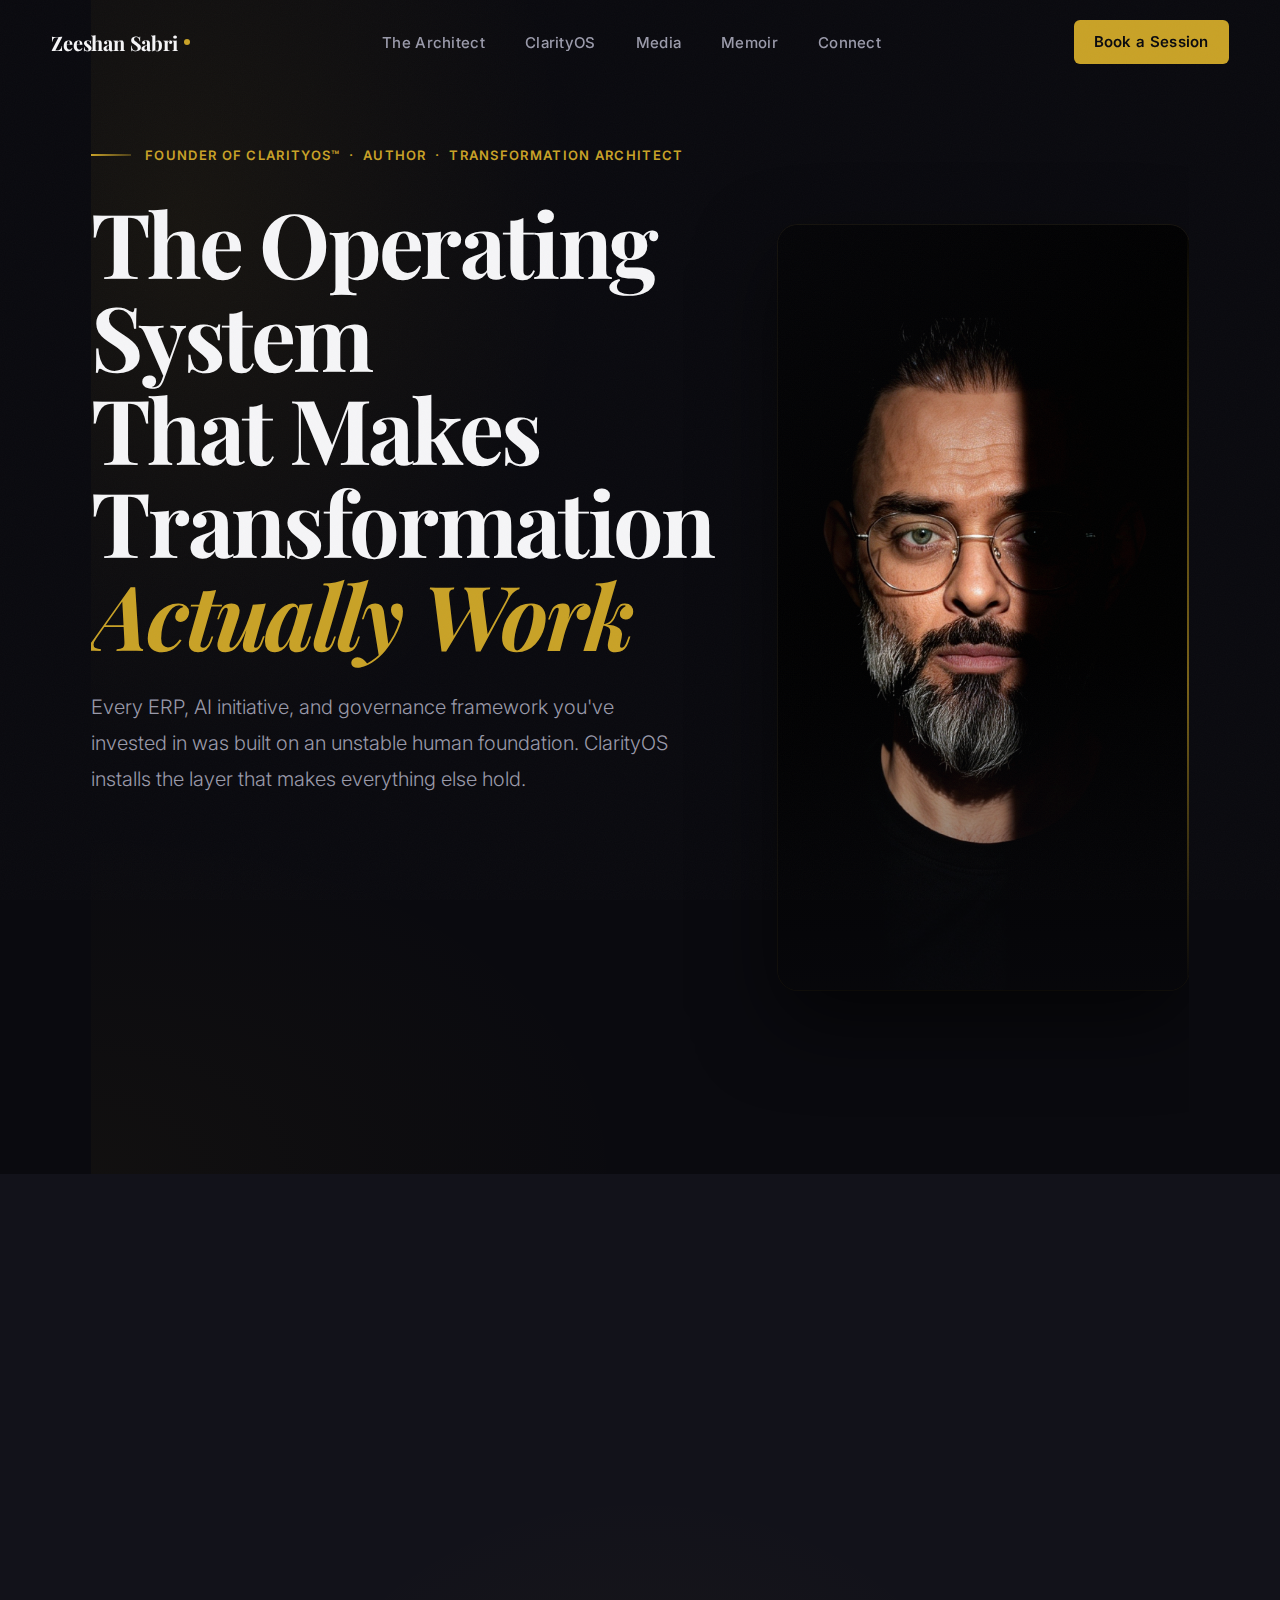
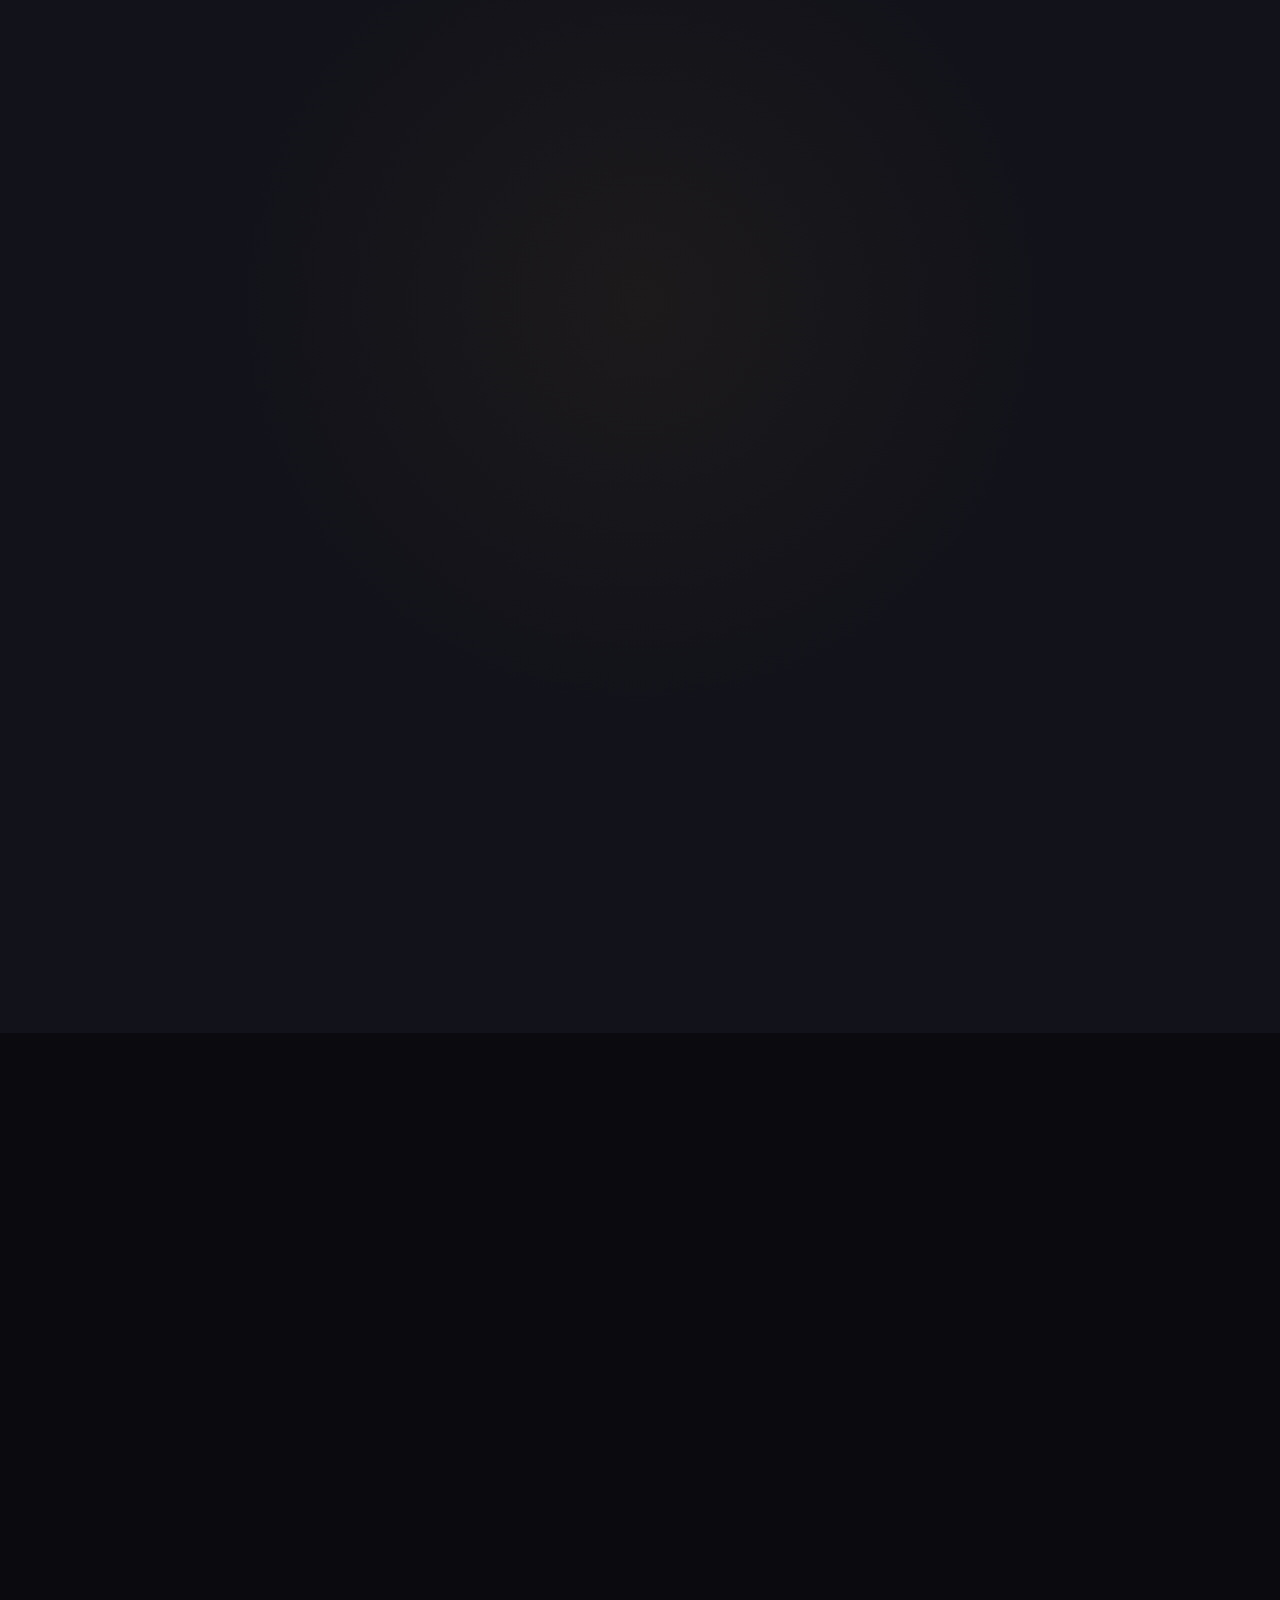
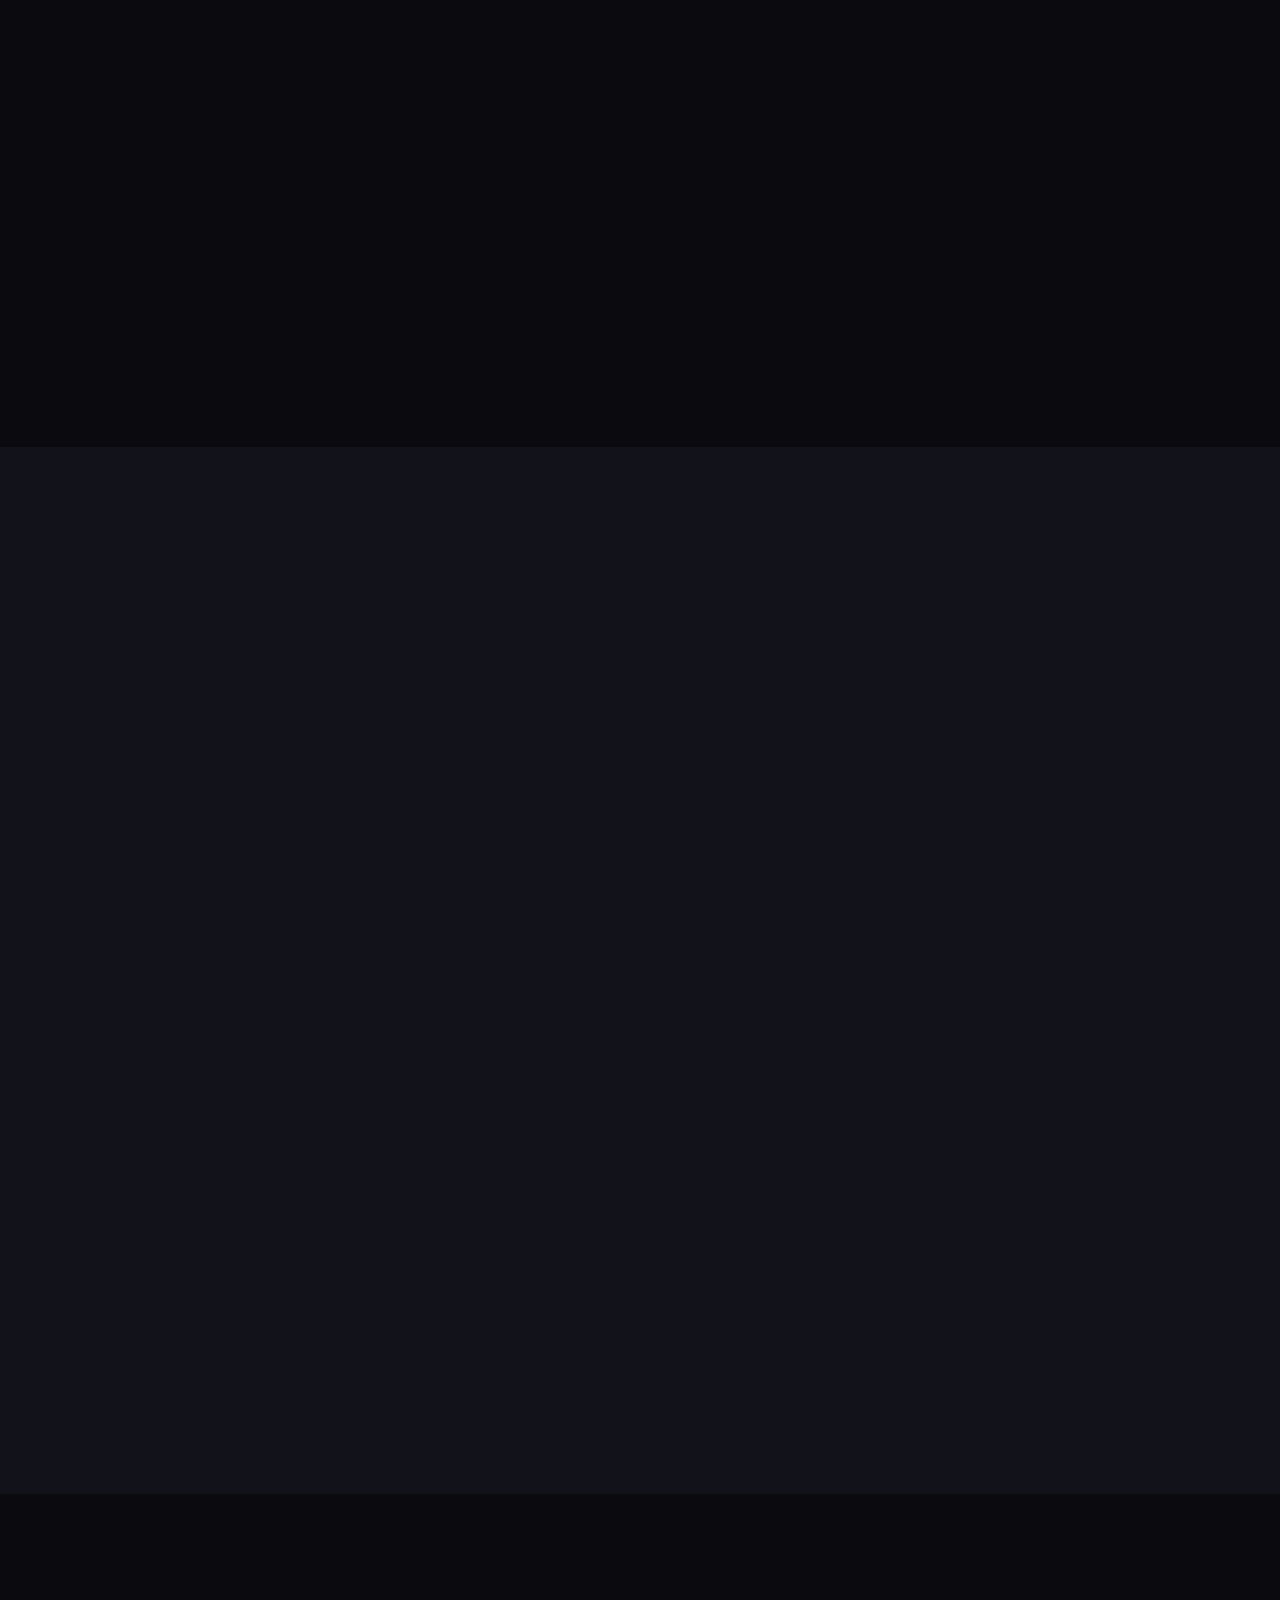
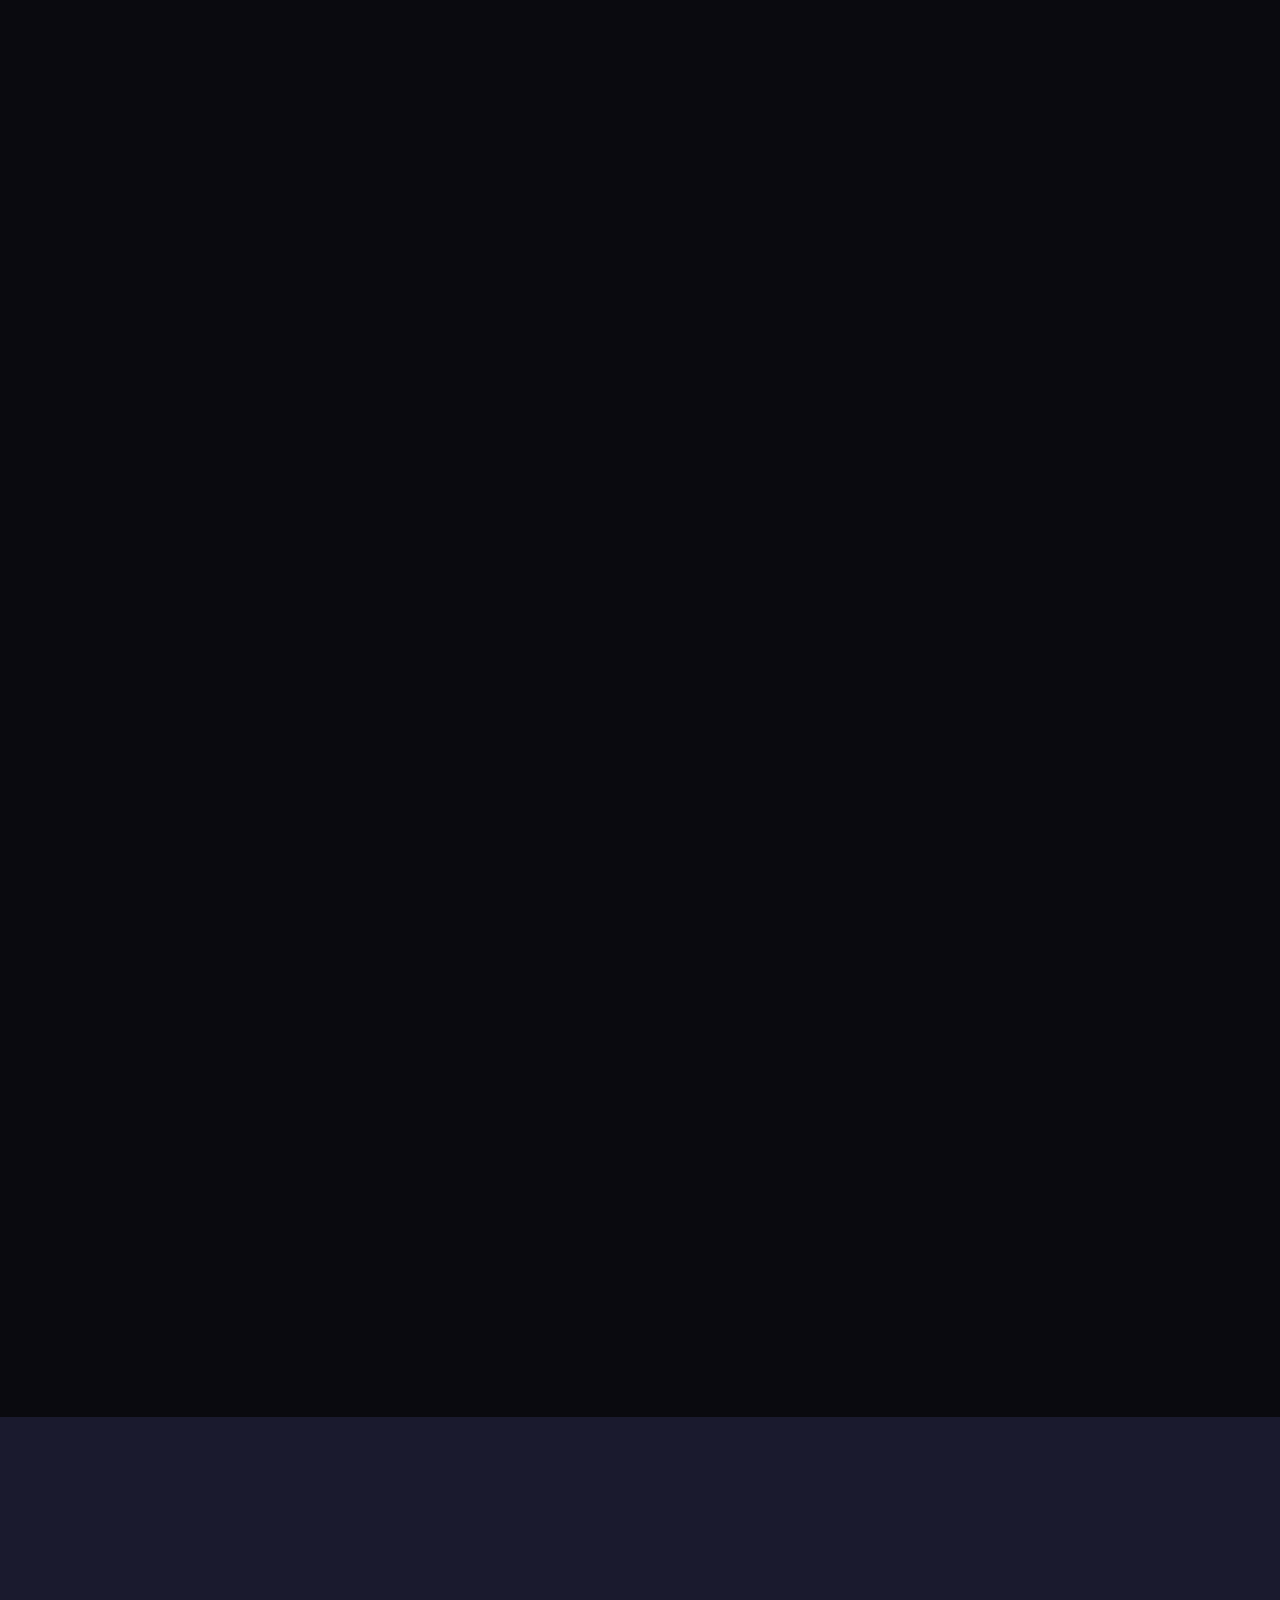
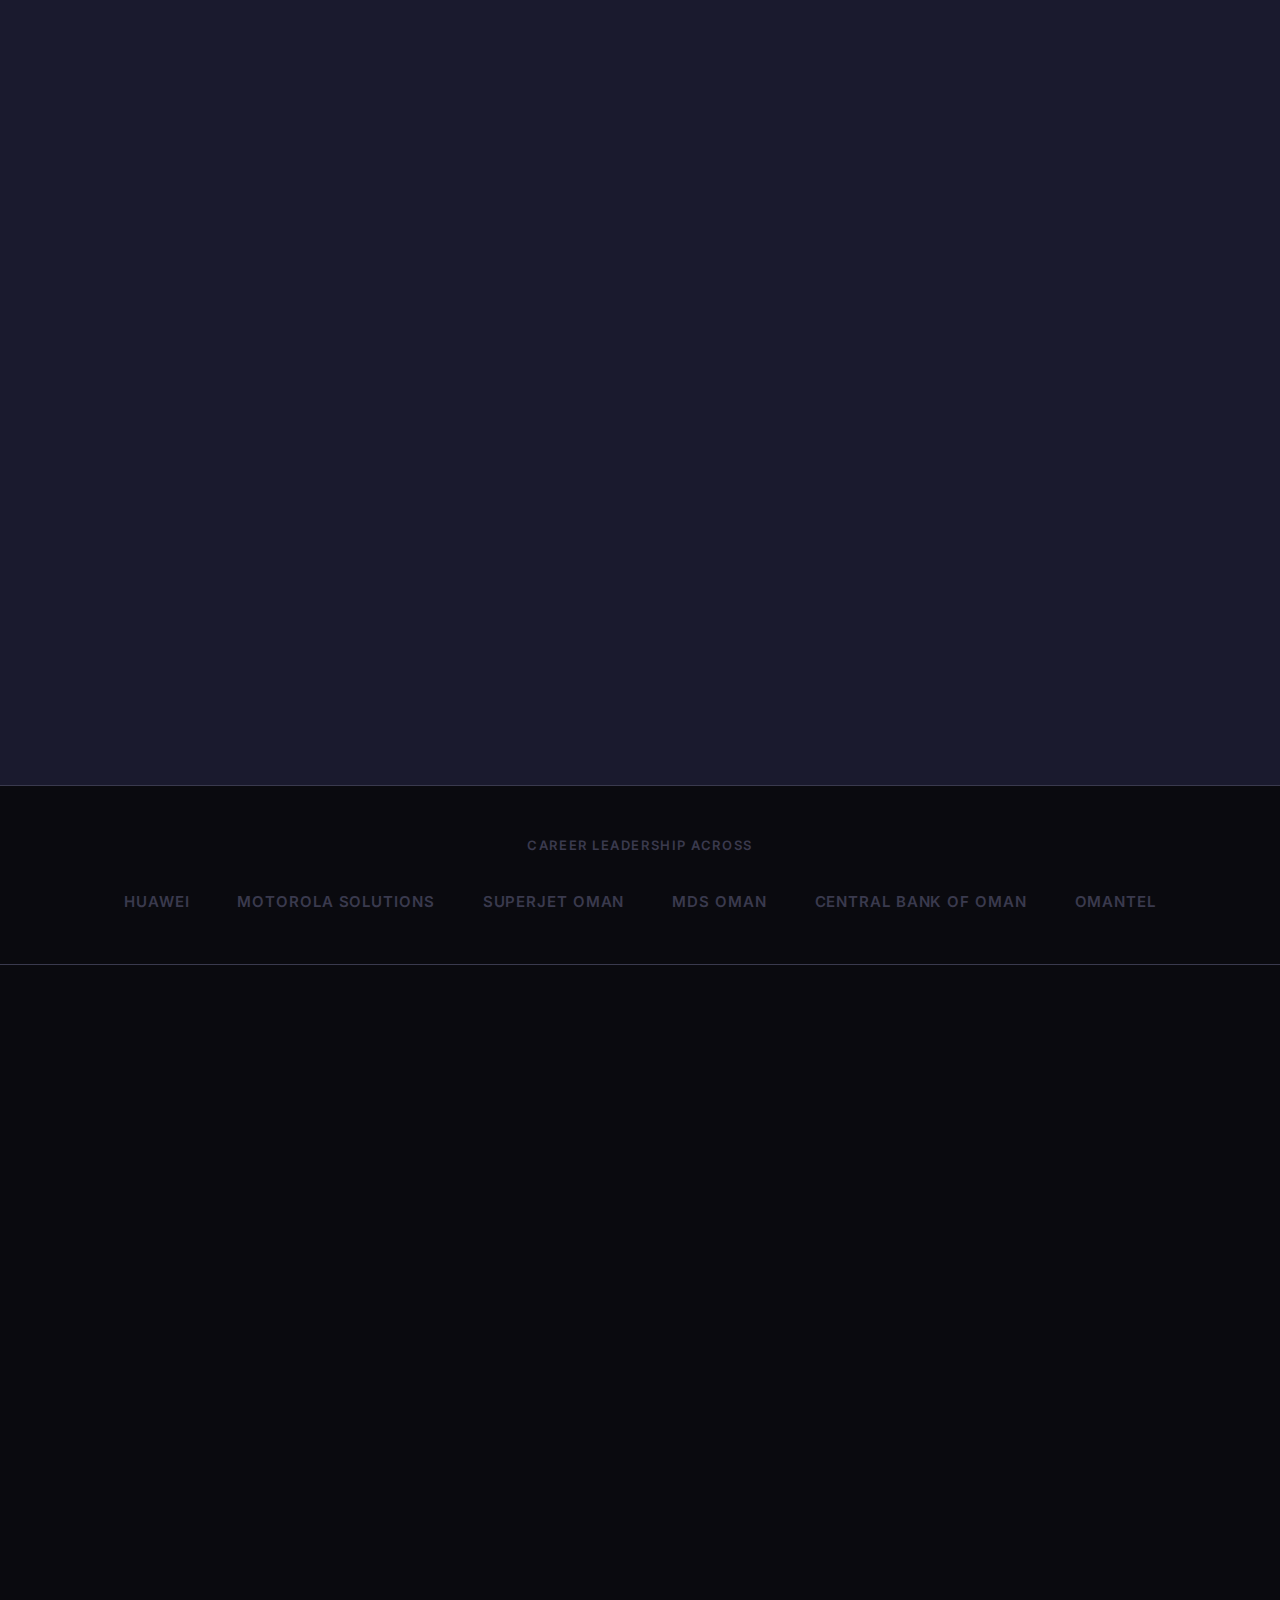
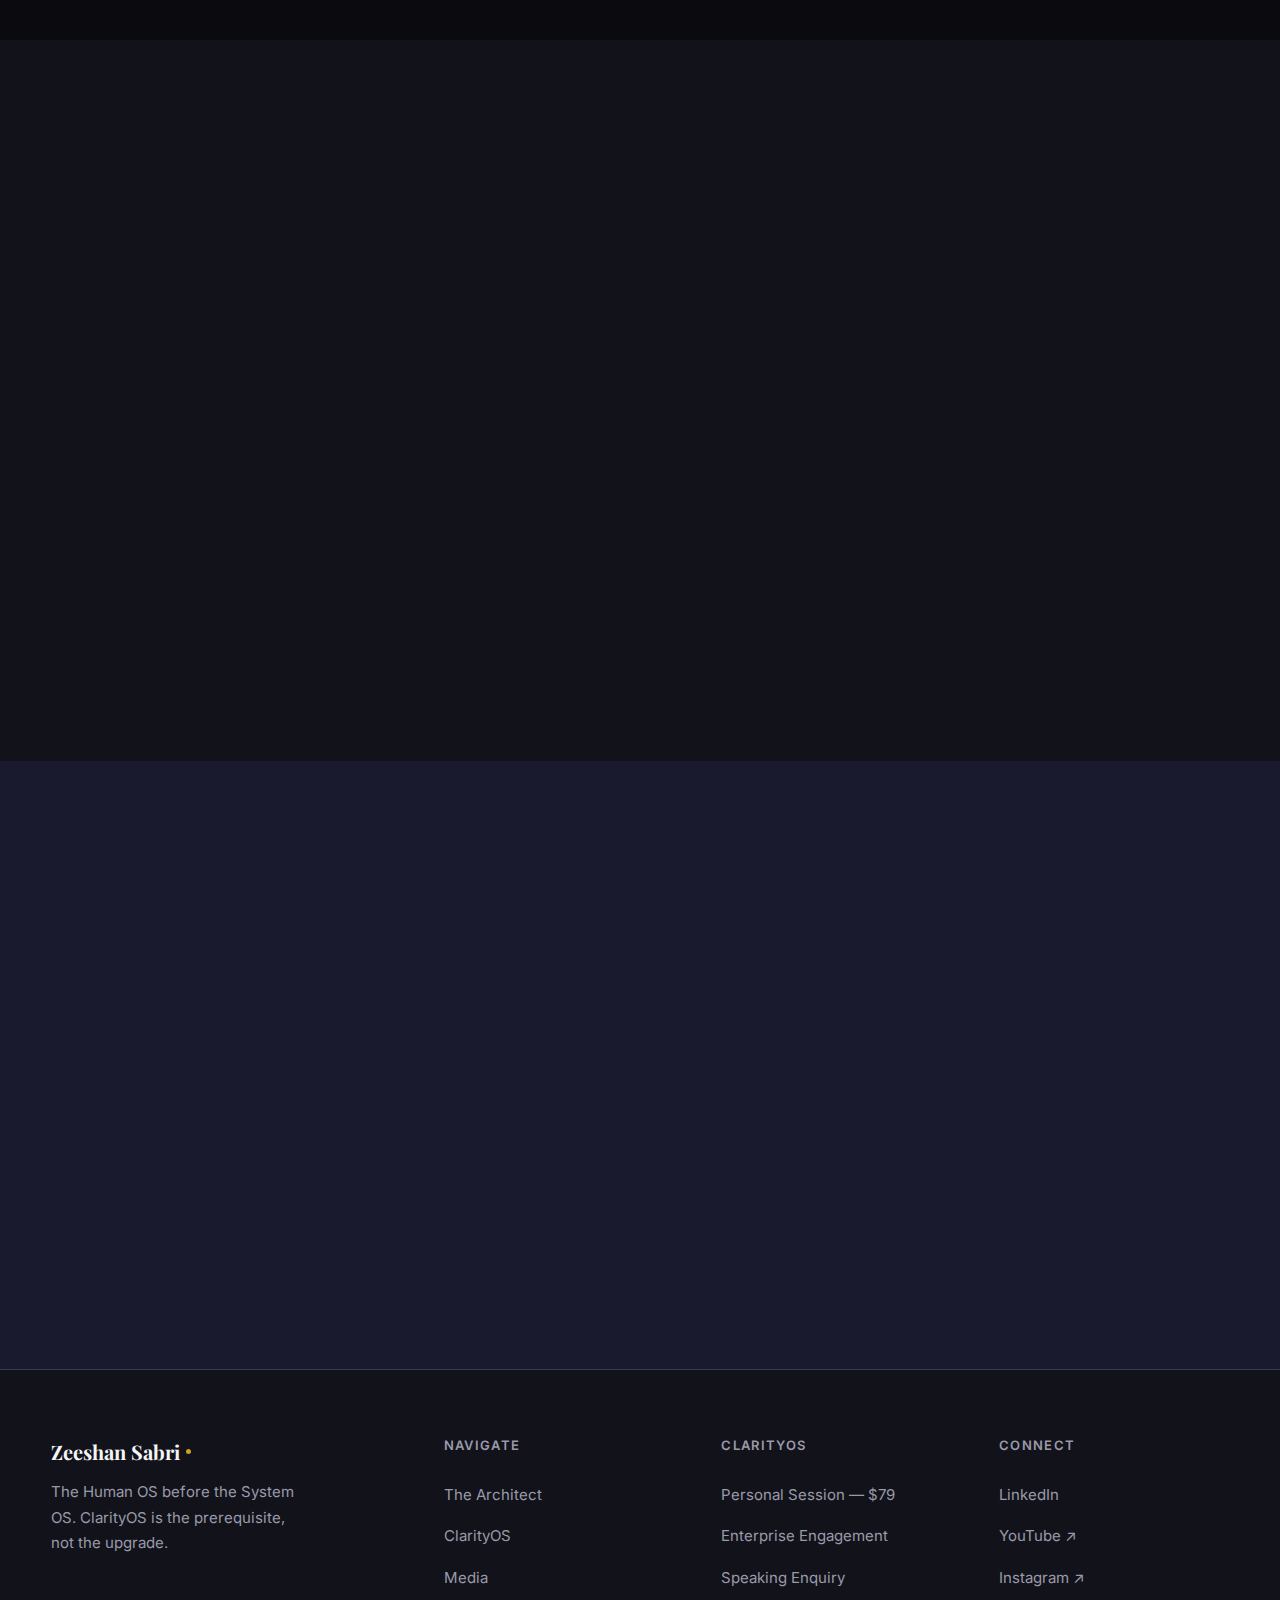
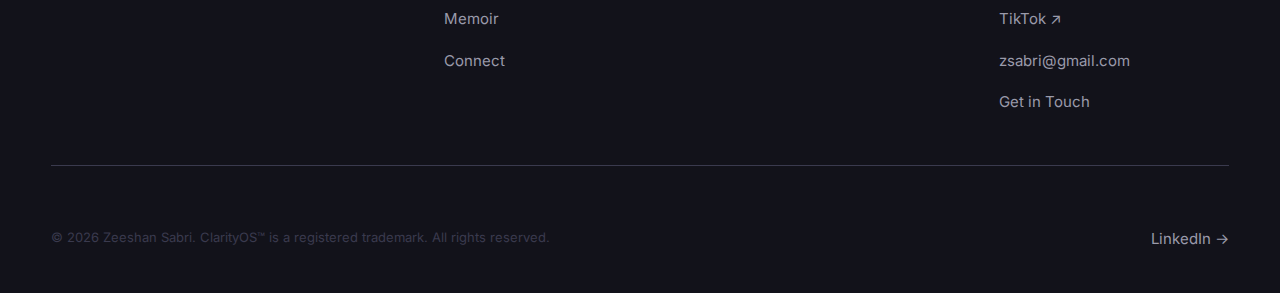
<file: clarityos-site 2/index.html>
<!DOCTYPE html>
<html lang="en">
<head>
  <meta charset="UTF-8" />
  <meta name="viewport" content="width=device-width, initial-scale=1.0" />
  <title>Zeeshan Sabri — Founder of ClarityOS™ | Transformation Architect</title>
  <meta name="description" content="ClarityOS is the prerequisite, not the upgrade. The human operating system that makes every ERP, AI initiative, and governance framework finally work. By Zeeshan Sabri, GCC Transformation Architect." />
  <!-- Open Graph -->
  <meta property="og:type"        content="website" />
  <meta property="og:title"       content="Zeeshan Sabri — Founder of ClarityOS™" />
  <meta property="og:description" content="We spend 90% of our budget on the System OS and 0% on the Human OS. That's why 75–80% of transformation projects fail." />
  <meta property="og:image"       content="assets/images/1000231025.jpg" />
  <meta property="og:url"         content="https://clarityos.global-mkts.com/" />
  <!-- Twitter Card -->
  <meta name="twitter:card"        content="summary_large_image" />
  <meta name="twitter:title"       content="Zeeshan Sabri — Founder of ClarityOS™" />
  <meta name="twitter:description" content="ClarityOS is the prerequisite, not the upgrade." />
  <meta name="twitter:image"       content="assets/images/1000231025.jpg" />
  <!-- Fonts -->
  <link rel="preconnect" href="https://fonts.googleapis.com" />
  <link rel="preconnect" href="https://fonts.gstatic.com" crossorigin />
  <link href="https://fonts.googleapis.com/css2?family=Playfair+Display:ital,wght@0,400;0,500;0,600;0,700;1,400;1,500;1,600&family=Inter:wght@300;400;500;600&display=swap" rel="stylesheet" />
  <link rel="stylesheet" href="css/styles.css" />
</head>
<body>

<!-- Grain texture overlay -->
<div class="grain" aria-hidden="true"></div>

<!-- ============================================================
     NAVIGATION
     ============================================================ -->
<nav class="nav" role="navigation" aria-label="Main navigation">
  <div class="nav__inner">
    <a href="index.html" class="nav__logo" aria-label="Zeeshan Sabri — Home">
      Zeeshan Sabri
      <span class="nav__logo-dot" aria-hidden="true"></span>
    </a>

    <ul class="nav__links" role="list">
      <li><a href="the-architect.html" class="nav__link">The Architect</a></li>
      <li><a href="clarityos.html"     class="nav__link">ClarityOS</a></li>
      <li><a href="media.html"         class="nav__link">Media</a></li>
      <li><a href="memoir.html"        class="nav__link">Memoir</a></li>
      <li><a href="connect.html"       class="nav__link">Connect</a></li>
    </ul>

    <a href="clarityos.html" class="nav__link nav__cta">Book a Session</a>

    <button class="nav__hamburger" aria-label="Open menu" aria-expanded="false" aria-controls="mobile-menu">
      <span></span><span></span><span></span>
    </button>
  </div>
</nav>

<!-- Mobile menu -->
<div class="nav__mobile" id="mobile-menu" role="dialog" aria-label="Mobile navigation" aria-modal="true">
  <a href="the-architect.html" class="nav__mobile-link">The Architect</a>
  <a href="clarityos.html"     class="nav__mobile-link">ClarityOS</a>
  <a href="media.html"         class="nav__mobile-link">Media</a>
  <a href="memoir.html"        class="nav__mobile-link">Memoir</a>
  <a href="connect.html"       class="nav__mobile-link">Connect</a>
  <a href="clarityos.html"     class="nav__mobile-cta">Book a Session</a>
</div>


<!-- ============================================================
     SECTION 1 — HERO
     ============================================================ -->
<section class="section--void" aria-label="Zeeshan Sabri — ClarityOS founder hero">
  <div class="container">
    <div class="hero">

      <!-- Content side -->
      <div class="hero__content">
        <div class="hero__eyebrow reveal">
          <span class="hero__eyebrow-line" aria-hidden="true"></span>
          <span class="eyebrow">Founder of ClarityOS™ &nbsp;·&nbsp; Author &nbsp;·&nbsp; Transformation Architect</span>
        </div>

        <h1 class="hero__title reveal" style="transition-delay:80ms">
          The Operating System<br />
          That Makes Transformation<br />
          <em>Actually Work</em>
        </h1>

        <p class="hero__sub reveal" style="transition-delay:160ms">
          Every ERP, AI initiative, and governance framework you've invested in was built on an unstable human foundation. ClarityOS installs the layer that makes everything else hold.
        </p>

        <div class="btn-group reveal" style="transition-delay:240ms">
          <a href="clarityos.html" class="btn btn--primary">
            Install ClarityOS <span class="btn__arrow" aria-hidden="true">→</span>
          </a>
          <a href="the-architect.html" class="btn btn--ghost">
            Read the Origin Story
          </a>
          <button onclick="openModal()" class="btn btn--ghost-gold">Read the Teaser →</button>
        </div>

        <div class="hero__stats reveal" style="transition-delay:320ms">
          <span class="hero__stat">20+ Years Fortune 500</span>
          <span class="hero__stat">$80M+ Portfolios</span>
          <span class="hero__stat">GCC Transformation Architect</span>
        </div>
      </div>

      <!-- Portrait side — editorial photograph -->
      <div class="hero__image-wrap reveal" style="transition-delay:200ms">
        <img
          class="hero__img"
          src="assets/images/1000231025.jpg"
          alt="Zeeshan Sabri — Founder of ClarityOS, GCC Transformation Architect"
          width="640"
          height="800"
          loading="eager"
          fetchpriority="high"
        />
      </div>

    </div>
  </div>
</section>


<!-- ============================================================
     SECTION 2 — THE DIAGNOSIS (Investment Paradox)
     ============================================================ -->
<section class="section section--shadow diagnosis" id="diagnosis" aria-label="The Investment Paradox">
  <div class="container" style="max-width:56rem">

    <p class="eyebrow reveal mb-4" style="text-align:center">The Investment Paradox</p>

    <h2 class="reveal" style="font-size:clamp(1.75rem,4vw,3rem);margin-bottom:1.5rem;text-align:center;line-height:1.25">
      You cannot install governance<br>on a broken human foundation.
    </h2>

    <div class="reveal" style="max-width:52ch;margin:0 auto 2.5rem;border-left:3px solid var(--wisdom);padding-left:1.5rem;text-align:left;transition-delay:80ms">
      <p style="font-size:var(--size-md);color:var(--muted);line-height:1.8">
        Organisations bleed millions on Governance Frameworks, AI &amp; ERP, and Process Optimization.<br><br>
        Yet firefighting remains the default culture.<br><br>
        <strong style="color:var(--dawn)">Because you are building skyscrapers on a swamp.</strong>
      </p>
    </div>

    <!-- Split: What orgs invest in vs. what they neglect -->
    <div class="diagnosis__split reveal" style="transition-delay:160ms">

      <div class="diagnosis__col diagnosis__col--invest">
        <p class="diagnosis__col-label">The System OS<br /><span style="font-size:0.7em;opacity:0.7;font-weight:400;letter-spacing:0.06em">Where 90% of budget goes</span></p>
        <ul class="diagnosis__col-list">
          <li>ERP Systems</li>
          <li>AI Tools &amp; Platforms</li>
          <li>Governance Frameworks</li>
          <li>Digital Infrastructure</li>
          <li>Management Consultants</li>
        </ul>
      </div>

      <div class="diagnosis__col diagnosis__col--gap">
        <p class="diagnosis__col-label">The Human OS<br /><span style="font-size:0.7em;opacity:0.7;font-weight:400;letter-spacing:0.06em">Where 0% of budget goes</span></p>
        <ul class="diagnosis__col-list">
          <li>Human Identity</li>
          <li>Behavioural Discipline</li>
          <li>Decision Clarity</li>
          <li>Leadership Coherence</li>
          <li>The Missing Layer</li>
        </ul>
      </div>

    </div>

    <!-- The most important sentence on the page -->
    <p class="diagnosis__cta-statement reveal" style="transition-delay:240ms" aria-label="Fix the Human OS first. Then everything else scales.">
      <span class="stmt-line">Fix the Human OS first.</span>
      <span class="stmt-line stmt-line--gold">Then everything else scales.</span>
    </p>

  </div>
</section>


<!-- ============================================================
     SECTION 3 — WHAT CLARITYOS IS (3-column feature grid)
     ============================================================ -->
<section class="section section--void" aria-label="What ClarityOS is">
  <div class="container">

    <div class="section-header reveal">
      <p class="eyebrow">ClarityOS Defined</p>
      <h2>Infrastructure, Not Consulting</h2>
      <p>ClarityOS is not a framework you adopt — it is a foundation you install. The distinction matters more than most organisations realise.</p>
    </div>

    <div class="grid-3 stagger" aria-label="ClarityOS features">

      <article class="feature-card reveal">
        <div class="feature-card__icon" aria-hidden="true">
          <!-- Layers / foundation icon -->
          <svg viewBox="0 0 24 24"><path d="M12 2L2 7l10 5 10-5-10-5z"/><path d="M2 17l10 5 10-5"/><path d="M2 12l10 5 10-5"/></svg>
        </div>
        <p class="feature-card__label">Not a Framework</p>
        <h3 class="feature-card__title">Operating System</h3>
        <p class="feature-card__body">Frameworks are optional. Operating systems are infrastructure. ClarityOS is the foundation layer, not an add-on that sits on top of what you already do.</p>
      </article>

      <article class="feature-card reveal">
        <div class="feature-card__icon" aria-hidden="true">
          <!-- Network / shared architecture icon -->
          <svg viewBox="0 0 24 24"><circle cx="12" cy="5" r="2"/><circle cx="5" cy="19" r="2"/><circle cx="19" cy="19" r="2"/><path d="M12 7v4m0 0l-5.5 6M12 11l5.5 6"/></svg>
        </div>
        <p class="feature-card__label">Not Individual Coaching</p>
        <h3 class="feature-card__title">Institutional Clarity</h3>
        <p class="feature-card__body">Coaching addresses the individual. ClarityOS installs a shared clarity architecture across the entire organisation — one coherent human layer beneath every system you run.</p>
      </article>

      <article class="feature-card reveal">
        <div class="feature-card__icon" aria-hidden="true">
          <!-- Lock / permanent install icon -->
          <svg viewBox="0 0 24 24"><rect x="5" y="11" width="14" height="11" rx="2"/><path d="M8 11V7a4 4 0 018 0v4"/><circle cx="12" cy="16" r="1.5" fill="currentColor" stroke="none" style="fill:var(--wisdom)"/></svg>
        </div>
        <p class="feature-card__label">Not Another Workshop</p>
        <h3 class="feature-card__title">Permanent Installation</h3>
        <p class="feature-card__body">Workshops produce insights. ClarityOS produces a permanently installed operating system with measurable governance outputs that persist long after the engagement ends.</p>
      </article>

    </div>

    <div class="flex-center mt-6 reveal">
      <a href="clarityos.html" class="btn btn--ghost-gold">
        See How ClarityOS Works <span class="btn__arrow" aria-hidden="true">→</span>
      </a>
    </div>

  </div>
</section>


<!-- ============================================================
     SECTION 4 — THE PROOF
     ============================================================ -->
<section class="section section--shadow" aria-label="The proof behind ClarityOS">
  <div class="container">

    <div class="proof-section">

      <!-- Left: image -->
      <div class="proof__image-wrap reveal">
        <img
          class="proof__img"
          src="assets/images/The Origin 1000231677.jpg"
          alt="Zeeshan Sabri presenting at a GCC leadership summit"
          width="600"
          height="700"
          loading="lazy"
        />
      </div>

      <!-- Right: story + credentials -->
      <div class="proof__content reveal" style="transition-delay:120ms">

        <p class="eyebrow">The Origin</p>
        <h2>Built from 20 Years of Witnessing Failure</h2>

        <blockquote class="proof__story">
          Born from displacement. Forged in Fortune 500 transformation. Built because nothing else worked.
        </blockquote>

        <p style="color:var(--muted);font-size:var(--size-sm);line-height:1.8">
          My family evacuated Kuwait during the Gulf War. I spent 20 years inside Huawei, Motorola Solutions, and $80M procurement portfolios. The pattern was always the same: organisations invest in systems, ignore the humans running them. ClarityOS is what I built when I got tired of watching the same failure repeat.
        </p>

        <div class="credential-badges">
          <div class="credential-badge">
            <span class="credential-badge__icon" aria-hidden="true">
              <!-- Award / credential ribbon -->
              <svg viewBox="0 0 24 24"><circle cx="12" cy="8" r="5"/><path d="M8.21 13.89L7 23l5-3 5 3-1.21-9.12"/></svg>
            </span>
            <div>
              <span class="credential-badge__text">Chartered MCIPS</span>
              <span class="credential-badge__sub">Chartered Institute of Procurement &amp; Supply</span>
            </div>
          </div>
          <div class="credential-badge">
            <span class="credential-badge__icon" aria-hidden="true">
              <!-- Building / Fortune 500 -->
              <svg viewBox="0 0 24 24"><path d="M3 21h18M9 21V7l3-4 3 4v14M9 12h6"/></svg>
            </span>
            <div>
              <span class="credential-badge__text">Huawei &amp; Motorola Solutions</span>
              <span class="credential-badge__sub">8 years and 5 years respectively — Fortune 500 leadership</span>
            </div>
          </div>
          <div class="credential-badge">
            <span class="credential-badge__icon" aria-hidden="true">
              <!-- Microphone / speaker -->
              <svg viewBox="0 0 24 24"><path d="M12 2a3 3 0 013 3v6a3 3 0 01-6 0V5a3 3 0 013-3z"/><path d="M19 10a7 7 0 01-14 0"/><line x1="12" y1="19" x2="12" y2="23"/><line x1="8" y1="23" x2="16" y2="23"/></svg>
            </span>
            <div>
              <span class="credential-badge__text">Kuwait Procurement Summit</span>
              <span class="credential-badge__sub">Keynote Speaker — Regional Transformation Leadership</span>
            </div>
          </div>
        </div>

        <a href="the-architect.html" class="btn btn--ghost" style="width:fit-content">
          Read the Full Story <span class="btn__arrow" aria-hidden="true">→</span>
        </a>

      </div>

    </div>
  </div>
</section>


<!-- ============================================================
     SECTION 4b — FIELD RESULTS (Social proof — 4.9 rating + NCMS)
     ============================================================ -->
<section class="section section--void" aria-label="Field results and testimonials">
  <div class="container">

    <div class="wall-header reveal">
      <div class="wall-header__left">
        <p class="eyebrow">Field Results</p>
        <h2 style="font-size:var(--size-h3)">What the Room Says</h2>
      </div>
      <a href="media.html#field-intelligence" class="wall-header__link" aria-label="See all field results">
        See All Field Results →
      </a>
    </div>

    <!-- Rating bar -->
    <div class="reveal" style="display:flex;align-items:center;gap:1.25rem;margin-bottom:2.5rem;flex-wrap:wrap;transition-delay:80ms">
      <div style="display:flex;gap:0.25rem" aria-label="4.9 out of 5 stars">
        <svg viewBox="0 0 24 24" width="22" height="22" style="fill:var(--wisdom);stroke:none"><path d="M12 2l3.09 6.26L22 9.27l-5 4.87 1.18 6.88L12 17.77l-6.18 3.25L7 14.14 2 9.27l6.91-1.01L12 2z"/></svg>
        <svg viewBox="0 0 24 24" width="22" height="22" style="fill:var(--wisdom);stroke:none"><path d="M12 2l3.09 6.26L22 9.27l-5 4.87 1.18 6.88L12 17.77l-6.18 3.25L7 14.14 2 9.27l6.91-1.01L12 2z"/></svg>
        <svg viewBox="0 0 24 24" width="22" height="22" style="fill:var(--wisdom);stroke:none"><path d="M12 2l3.09 6.26L22 9.27l-5 4.87 1.18 6.88L12 17.77l-6.18 3.25L7 14.14 2 9.27l6.91-1.01L12 2z"/></svg>
        <svg viewBox="0 0 24 24" width="22" height="22" style="fill:var(--wisdom);stroke:none"><path d="M12 2l3.09 6.26L22 9.27l-5 4.87 1.18 6.88L12 17.77l-6.18 3.25L7 14.14 2 9.27l6.91-1.01L12 2z"/></svg>
        <svg viewBox="0 0 24 24" width="22" height="22" style="fill:var(--wisdom);stroke:none;opacity:0.55"><path d="M12 2l3.09 6.26L22 9.27l-5 4.87 1.18 6.88L12 17.77l-6.18 3.25L7 14.14 2 9.27l6.91-1.01L12 2z"/></svg>
      </div>
      <span style="font-size:clamp(1.5rem,3vw,2rem);font-weight:700;font-family:'Playfair Display',serif;color:var(--dawn)">4.9 / 5.0</span>
      <span style="font-size:var(--size-sm);color:var(--muted)">Average participant rating — NCMS Leadership Programme</span>
    </div>

    <!-- Speaker photo + testimonials -->
    <div class="speaker-strip reveal" style="margin-bottom:1.5rem;transition-delay:120ms">

      <div class="speaker-strip__image">
        <img
          src="assets/images/1000221156.jpg"
          alt="Zeeshan Sabri delivering keynote at LUMS Entrepreneur's Conference"
          loading="lazy"
        />
        <span class="speaker-strip__label">LUMS Entrepreneur's Conference — Keynote</span>
      </div>

      <!-- NCMS testimonials -->
      <div style="display:flex;flex-direction:column;gap:1.25rem;justify-content:center">

        <div class="pull-quote reveal">
          <p class="pull-quote__text">"The session challenged me to reconsider everything I thought I knew about leadership. Not theory — lived experience at the highest level."</p>
          <p class="pull-quote__attribution">— Senior Leader, National Centre for Meteorology</p>
        </div>

        <div class="pull-quote reveal" style="transition-delay:80ms">
          <p class="pull-quote__text">"Zeeshan doesn't just present frameworks — he installs a different way of thinking. I left with clarity I'd been searching for years."</p>
          <p class="pull-quote__attribution">— Director, NCMS Leadership Programme</p>
        </div>

        <div class="pull-quote reveal" style="transition-delay:160ms">
          <p class="pull-quote__text">"The most impactful session in the entire programme. Real, honest, and immediately applicable."</p>
          <p class="pull-quote__attribution">— Programme Participant, NCMS</p>
        </div>

      </div>

    </div>

    <div class="flex-center mt-4 reveal">
      <a href="media.html#field-intelligence" class="btn btn--ghost-gold">
        See All Field Results <span class="btn__arrow" aria-hidden="true">→</span>
      </a>
    </div>

  </div>
</section>


<!-- ============================================================
     SECTION 5 — TWO PATHS
     ============================================================ -->
<section class="section section--depth" aria-label="Choose your path with ClarityOS">
  <div class="container">

    <div class="section-header reveal">
      <p class="eyebrow">Where Do You Need Clarity?</p>
      <h2>Two Paths. One Operating System.</h2>
      <p>Whether you are navigating your own decisions or leading an entire organisation through transformation, ClarityOS scales to your context.</p>
    </div>

    <div class="path-cards stagger">

      <!-- Individual path -->
      <article class="path-card path-card--gold reveal">
        <p class="path-card__tag">For Individuals</p>
        <h3 class="path-card__title">ClarityOS Personal Session</h3>
        <div class="path-card__price">
          <span class="path-card__price-amount">$79</span>
          <span class="path-card__price-label">one-time</span>
        </div>
        <p class="path-card__body">
          One 90-minute session. Your personal decision-making operating system, built for life. For executives, founders, and leaders who need to make better decisions faster — and understand why they keep making the same ones.
        </p>
        <a href="clarityos.html" class="btn btn--primary">
          Book Your Session <span class="btn__arrow" aria-hidden="true">→</span>
        </a>
      </article>

      <!-- Enterprise path -->
      <article class="path-card reveal" style="transition-delay:90ms">
        <p class="path-card__tag">For Organisations</p>
        <h3 class="path-card__title">ClarityOS Enterprise</h3>
        <p class="path-card__body">
          A 90-day transformation engagement that installs clarity at the institutional level before technology, AI, or governance is deployed. Built for leadership teams who are tired of transformation programmes that don't hold.
        </p>
        <a href="clarityos.html#enterprise" class="btn btn--ghost-gold">
          See the 90-Day Program <span class="btn__arrow" aria-hidden="true">→</span>
        </a>
      </article>

    </div>

  </div>
</section>


<!-- ============================================================
     SECTION 6 — TRUSTED BY
     ============================================================ -->
<section class="trust-bar section--void" aria-label="Organisations Zeeshan has served">
  <div class="container">
    <p class="trust-bar__label">Career leadership across</p>
    <ul class="trust-bar__logos" role="list">
      <li><span class="trust-bar__name">Huawei</span></li>
      <li><span class="trust-bar__name">Motorola Solutions</span></li>
      <li><span class="trust-bar__name">SuperJet Oman</span></li>
      <li><span class="trust-bar__name">MDS Oman</span></li>
      <li><span class="trust-bar__name">Central Bank of Oman</span></li>
      <li><span class="trust-bar__name">Omantel</span></li>
    </ul>
  </div>
</section>


<!-- ============================================================
     THE CLARITY CODEX — Rotating aphorism display
     ============================================================ -->
<section class="section section--void codex-section" aria-label="The Clarity Codex">
  <div class="container">

    <div class="section-header reveal" style="margin-bottom:3rem">
      <p class="eyebrow">The Clarity Codex</p>
      <h2>A Body of Thought</h2>
    </div>

    <div class="codex-rotator reveal" aria-live="polite">
      <div class="codex-quote active">
        <blockquote class="codex-quote__text">Fix the Human OS before the System OS.</blockquote>
        <p class="codex-quote__context">The primary differentiator of ClarityOS™</p>
      </div>
      <div class="codex-quote">
        <blockquote class="codex-quote__text">Crisis forces clarity that comfort never could.</blockquote>
        <p class="codex-quote__context">The founding axiom of the Crisis-to-Clarity™ methodology</p>
      </div>
      <div class="codex-quote">
        <blockquote class="codex-quote__text">Stop managing symptoms. Start architecting structure.</blockquote>
        <p class="codex-quote__context">The core directive — from diagnosis to installation</p>
      </div>
      <div class="codex-quote">
        <blockquote class="codex-quote__text">Governance isn't a brake. It's the accelerator.</blockquote>
        <p class="codex-quote__context">Reframing governance for fast-moving organisations</p>
      </div>
      <div class="codex-quote">
        <blockquote class="codex-quote__text">Techniques can be learned. Character, dignity, and resilience — those sustain transformation.</blockquote>
        <p class="codex-quote__context">The thesis of the Beyond Techniques series</p>
      </div>
    </div>

    <div class="codex-dots reveal" aria-hidden="true">
      <span class="codex-dot active"></span>
      <span class="codex-dot"></span>
      <span class="codex-dot"></span>
      <span class="codex-dot"></span>
      <span class="codex-dot"></span>
    </div>

  </div>
</section>


<!-- ============================================================
     SECTION 7 — MEMOIR TEASER
     ============================================================ -->
<section class="section section--shadow" aria-label="From Exile to Transformation — the memoir">
  <div class="container">

    <div class="memoir-section">

      <!-- CSS Book visual -->
      <div class="reveal">
        <div class="book" role="img" aria-label="Book cover: From Exile to Transformation by Zeeshan Sabri">
          <div class="book__spine" aria-hidden="true"></div>
          <div class="book__cover">
            <div class="book__badge">Coming 2026</div>
            <div class="book__ornament"></div>
            <h4 class="book__title">From Exile to Transformation</h4>
            <div class="book__ornament"></div>
            <p class="book__subtitle">A Memoir Beyond Techniques</p>
            <p class="book__author">Zeeshan Sabri</p>
          </div>
        </div>
      </div>

      <!-- Content -->
      <div class="memoir-section__content reveal" style="transition-delay:120ms">
        <p class="eyebrow">The Memoir</p>
        <h2>From Exile to Transformation</h2>
        <p style="font-size:clamp(1rem,1.75vw,1.2rem);color:var(--muted);line-height:1.8;font-weight:300">
          The story of how displacement became the foundation for the world's first human operating system for organisational transformation. This is not a business book. It is the account of a life built — deliberately — from the ruins of circumstance.
        </p>
        <p style="color:var(--muted);line-height:1.8">
          From a family evacuated during the Gulf War, to 20 years inside the world's largest corporations, to the founding of ClarityOS — this memoir traces the invisible pattern that connects all of it: the human operating system that either holds you together or tears your transformation apart.
        </p>
        <a href="memoir.html" class="btn btn--primary" style="width:fit-content">
          Read It Before Publication <span class="btn__arrow" aria-hidden="true">→</span>
        </a>
      </div>

    </div>
  </div>
</section>


<!-- ============================================================
     SECTION 8 — CLARITY DISPATCH (Newsletter)
     ============================================================ -->
<section class="section section--depth dispatch-section" aria-label="Subscribe to the Clarity Dispatch">
  <div class="container">
    <div class="section-header reveal">
      <p class="eyebrow">Weekly Insight</p>
      <h2>The Clarity Dispatch</h2>
      <p>
        One insight from ClarityOS, applied to one business challenge, every week.<br />
        Read by transformation leaders across the GCC and beyond.
      </p>
    </div>

    <div class="flex-center reveal" style="transition-delay:120ms">
      <a href="https://calendly.com/zsabri" class="btn btn--primary" target="_blank" rel="noopener noreferrer">
        Book a Clarity Call <span class="btn__arrow" aria-hidden="true">→</span>
      </a>
    </div>
    <p class="reveal" style="text-align:center;font-size:var(--size-xs);color:var(--muted);margin-top:1rem;transition-delay:180ms">
      Full newsletter launching soon. No noise. Just clarity.
    </p>
  </div>
</section>


<!-- ============================================================
     FOOTER
     ============================================================ -->
<footer class="footer" role="contentinfo">
  <div class="footer__inner">
    <div class="footer__top">

      <!-- Brand -->
      <div>
        <div class="footer__brand-name">
          Zeeshan Sabri <span class="footer__brand-dot" aria-hidden="true"></span>
        </div>
        <p class="footer__tagline">
          The Human OS before the System OS. ClarityOS is the prerequisite, not the upgrade.
        </p>
      </div>

      <!-- Nav -->
      <div>
        <p class="footer__col-title">Navigate</p>
        <ul class="footer__links" role="list">
          <li><a href="the-architect.html" class="footer__link">The Architect</a></li>
          <li><a href="clarityos.html"     class="footer__link">ClarityOS</a></li>
          <li><a href="media.html"         class="footer__link">Media</a></li>
          <li><a href="memoir.html"        class="footer__link">Memoir</a></li>
          <li><a href="connect.html"       class="footer__link">Connect</a></li>
        </ul>
      </div>

      <!-- ClarityOS -->
      <div>
        <p class="footer__col-title">ClarityOS</p>
        <ul class="footer__links" role="list">
          <li><a href="clarityos.html"           class="footer__link">Personal Session — $79</a></li>
          <li><a href="clarityos.html#enterprise" class="footer__link">Enterprise Engagement</a></li>
          <li><a href="connect.html"              class="footer__link">Speaking Enquiry</a></li>
        </ul>
      </div>

      <!-- Connect -->
      <div>
        <p class="footer__col-title">Connect</p>
        <ul class="footer__links" role="list">
          <li>
            <a
              href="https://linkedin.com/in/zeeshan-sabri"
              class="footer__link"
              target="_blank"
              rel="noopener noreferrer"
              aria-label="Zeeshan Sabri on LinkedIn"
            >LinkedIn</a>
          </li>
          <li><a href="https://www.youtube.com/@ZeeshanSabri83" class="footer__link" target="_blank" rel="noopener noreferrer" aria-label="Zeeshan Sabri YouTube channel">YouTube ↗</a></li>
          <li><a href="https://www.instagram.com/zsabri/" class="footer__link" target="_blank" rel="noopener noreferrer" aria-label="Zeeshan Sabri Instagram">Instagram ↗</a></li>
          <li><a href="https://www.tiktok.com/@zsabri83" class="footer__link" target="_blank" rel="noopener noreferrer" aria-label="Zeeshan Sabri TikTok">TikTok ↗</a></li>
          <li><a href="mailto:zsabri@gmail.com" class="footer__link">zsabri@gmail.com</a></li>
          <li><a href="connect.html"            class="footer__link">Get in Touch</a></li>
        </ul>
      </div>

    </div>

    <div class="footer__bottom">
      <p class="footer__copyright">
        &copy; 2026 Zeeshan Sabri. ClarityOS™ is a registered trademark. All rights reserved.
      </p>
      <div class="footer__social">
        <a
          href="https://linkedin.com/in/zeeshan-sabri"
          target="_blank"
          rel="noopener noreferrer"
          aria-label="LinkedIn profile"
        >LinkedIn →</a>
      </div>
    </div>
  </div>
</footer>

<script src="js/main.js"></script>
<script>
  // ── Codex rotator ──
  (function() {
    const quotes = document.querySelectorAll('.codex-quote');
    const dots   = document.querySelectorAll('.codex-dot');
    if (!quotes.length) return;
    let current = 0;

    function showQuote(index) {
      quotes[current].classList.remove('active');
      dots[current].classList.remove('active');
      current = index;
      quotes[current].classList.add('active');
      dots[current].classList.add('active');
    }

    dots.forEach((dot, i) => dot.addEventListener('click', () => showQuote(i)));
    setInterval(() => showQuote((current + 1) % quotes.length), 5000);
  })();
</script>

<!-- ============================================================
     CLARITYOS TEASER MODAL
     ============================================================ -->
<div class="modal" id="clarityos-modal" role="dialog" aria-modal="true" aria-label="ClarityOS Teaser" style="display:none;position:fixed;inset:0;z-index:9000;background:rgba(0,0,0,0.97);overflow:hidden">

  <!-- Progress bar -->
  <div style="position:absolute;top:0;left:0;right:0;height:2px;background:rgba(255,255,255,0.06)">
    <div id="modal-progress" style="height:100%;background:var(--wisdom,#C9A227);width:0%;transition:width 0.4s ease"></div>
  </div>

  <!-- Close button -->
  <button onclick="closeModal()" aria-label="Close" style="position:absolute;top:1.5rem;right:1.5rem;background:none;border:none;color:rgba(255,255,255,0.4);font-size:1.5rem;cursor:pointer;line-height:1;padding:0.5rem;z-index:10">✕</button>

  <!-- Dot indicators -->
  <div id="modal-dots" style="position:absolute;bottom:2rem;left:50%;transform:translateX(-50%);display:flex;gap:0.5rem;z-index:10"></div>

  <!-- Prev / Next -->
  <button id="modal-prev" onclick="modalNav(-1)" aria-label="Previous slide" style="position:absolute;left:1.5rem;top:50%;transform:translateY(-50%);background:none;border:1px solid rgba(255,255,255,0.12);color:rgba(255,255,255,0.5);width:2.5rem;height:2.5rem;border-radius:50%;cursor:pointer;font-size:1.1rem;display:flex;align-items:center;justify-content:center">←</button>
  <button id="modal-next" onclick="modalNav(1)"  aria-label="Next slide"     style="position:absolute;right:1.5rem;top:50%;transform:translateY(-50%);background:none;border:1px solid rgba(255,255,255,0.12);color:rgba(255,255,255,0.5);width:2.5rem;height:2.5rem;border-radius:50%;cursor:pointer;font-size:1.1rem;display:flex;align-items:center;justify-content:center">→</button>

  <!-- Slides container -->
  <div id="modal-slides" style="height:100%;display:flex;flex-direction:column;align-items:center;justify-content:center;padding:5rem 2rem 6rem;max-width:72ch;margin:0 auto;text-align:center">
  </div>

</div>

<script>
(function() {
  var slides = [
    {
      eyebrow: 'The Teaser',
      title: 'What If You\'re Not Broken?',
      body: 'What if the reason your decisions stall, your team drifts, and your transformation fails — isn\'t a strategy problem?<br><br>What if it\'s an <em style="color:#C9A227">operating system</em> problem?',
      list: null
    },
    {
      eyebrow: 'The Problem',
      title: 'The Four Signs',
      body: null,
      list: [
        'You know the right move — but can\'t hold the line when pressure arrives.',
        'Your team executes tasks but not decisions.',
        'You\'ve had the same conversation four times. Nothing changed.',
        'You are capable. But clarity is inconsistent.'
      ]
    },
    {
      eyebrow: 'The Mirror',
      title: 'Check Your OS',
      body: null,
      list: [
        'When did you last make a decision and not revisit it?',
        'Does your team know <em style="color:#C9A227">why</em> — not just what?',
        'Is your leadership built on identity or on role?',
        'What runs when your environment stops supporting you?'
      ]
    },
    {
      eyebrow: 'The Reveal',
      title: 'Introducing ClarityOS™',
      body: 'Not a framework. Not a workshop. Not another theory.<br><br>ClarityOS is the <em style="color:#C9A227">Human Operating System</em> — the foundational layer that makes every ERP, AI initiative, and governance structure finally hold.<br><br>Built from 20 years inside Fortune 500 environments. Forged under conditions that broke every other system except this one.',
      list: null
    },
    {
      eyebrow: 'The Challenge',
      title: 'The Question Is Simple',
      body: 'If your operating system were installed intentionally —<br>designed for your identity, your decisions, your context —<br><br>how differently would you lead?<br><br><em style="color:#C9A227;font-style:normal">The answer is the beginning.</em>',
      list: null
    },
    {
      eyebrow: 'Your Next Step',
      title: 'Install the OS',
      body: '90 minutes. One session. Lifetime ownership.<br><br>Your personal ClarityOS — built from your identity, mapped to your decisions, installed for the rest of your career.',
      cta: true
    }
  ];

  var current = 0;
  var modal = document.getElementById('clarityos-modal');
  var slidesEl = document.getElementById('modal-slides');
  var dotsEl = document.getElementById('modal-dots');
  var progressEl = document.getElementById('modal-progress');
  var nextBtn = document.getElementById('modal-next');

  function buildDots() {
    dotsEl.innerHTML = '';
    slides.forEach(function(_, i) {
      var d = document.createElement('button');
      d.style.cssText = 'width:8px;height:8px;border-radius:50%;border:none;cursor:pointer;background:' + (i === 0 ? '#C9A227' : 'rgba(255,255,255,0.2)') + ';padding:0;transition:background 0.3s';
      d.setAttribute('aria-label', 'Slide ' + (i + 1));
      d.onclick = function() { goTo(i); };
      dotsEl.appendChild(d);
    });
  }

  function renderSlide(idx) {
    var s = slides[idx];
    var html = '';
    html += '<p style="font-size:0.75rem;font-weight:700;letter-spacing:0.15em;text-transform:uppercase;color:#C9A227;margin-bottom:1.5rem;font-family:\'DM Mono\',monospace,sans-serif">' + s.eyebrow + '</p>';
    html += '<h2 style="font-family:\'Playfair Display\',serif;font-size:clamp(1.75rem,4vw,3rem);font-weight:700;color:#F5F0E8;line-height:1.2;margin-bottom:1.75rem">' + s.title + '</h2>';
    if (s.body) {
      html += '<p style="font-size:1.05rem;color:rgba(245,240,232,0.7);line-height:1.85;max-width:58ch;margin:0 auto">' + s.body + '</p>';
    }
    if (s.list) {
      html += '<ul style="list-style:none;padding:0;margin:0 auto;max-width:54ch;text-align:left;display:flex;flex-direction:column;gap:1rem">';
      s.list.forEach(function(item, i) {
        html += '<li style="display:flex;gap:1rem;align-items:flex-start;opacity:0;animation:fadeUp 0.5s ease forwards;animation-delay:' + (i * 0.1 + 0.2) + 's">';
        html += '<span style="color:#C9A227;font-size:1.1rem;flex-shrink:0;margin-top:0.1rem">→</span>';
        html += '<span style="font-size:1rem;color:rgba(245,240,232,0.75);line-height:1.7">' + item + '</span>';
        html += '</li>';
      });
      html += '</ul>';
    }
    if (s.cta) {
      html += '<div style="display:flex;gap:1rem;justify-content:center;flex-wrap:wrap;margin-top:2rem">';
      html += '<a href="clarityos.html" class="btn btn--primary" onclick="closeModal()">Book Your Session — $79 →</a>';
      html += '<a href="the-architect.html" class="btn btn--ghost-gold" onclick="closeModal()">Read the Full Story</a>';
      html += '</div>';
    }
    slidesEl.innerHTML = html;
    // update dots
    var dotBtns = dotsEl.querySelectorAll('button');
    dotBtns.forEach(function(d, i) {
      d.style.background = i === idx ? '#C9A227' : 'rgba(255,255,255,0.2)';
    });
    // update progress
    progressEl.style.width = ((idx + 1) / slides.length * 100) + '%';
    // update next button text on last slide
    nextBtn.textContent = idx === slides.length - 1 ? '✕' : '→';
    nextBtn.onclick = idx === slides.length - 1 ? closeModal : function() { modalNav(1); };
  }

  function goTo(idx) {
    current = idx;
    renderSlide(current);
  }

  window.openModal = function() {
    current = 0;
    buildDots();
    renderSlide(0);
    modal.style.display = 'flex';
    modal.style.flexDirection = 'column';
    document.body.style.overflow = 'hidden';
    modal.focus();
  };

  window.closeModal = function() {
    modal.style.display = 'none';
    document.body.style.overflow = '';
  };

  window.modalNav = function(dir) {
    var next = current + dir;
    if (next < 0) next = 0;
    if (next >= slides.length) { closeModal(); return; }
    goTo(next);
  };

  // Keyboard navigation
  document.addEventListener('keydown', function(e) {
    if (modal.style.display === 'none') return;
    if (e.key === 'Escape') closeModal();
    if (e.key === 'ArrowRight' || e.key === 'ArrowDown') modalNav(1);
    if (e.key === 'ArrowLeft'  || e.key === 'ArrowUp')   modalNav(-1);
  });

  // Inject keyframe animation
  var style = document.createElement('style');
  style.textContent = '@keyframes fadeUp{from{opacity:0;transform:translateY(12px)}to{opacity:1;transform:translateY(0)}}';
  document.head.appendChild(style);
})();
</script>
</body>
</html>
</file>
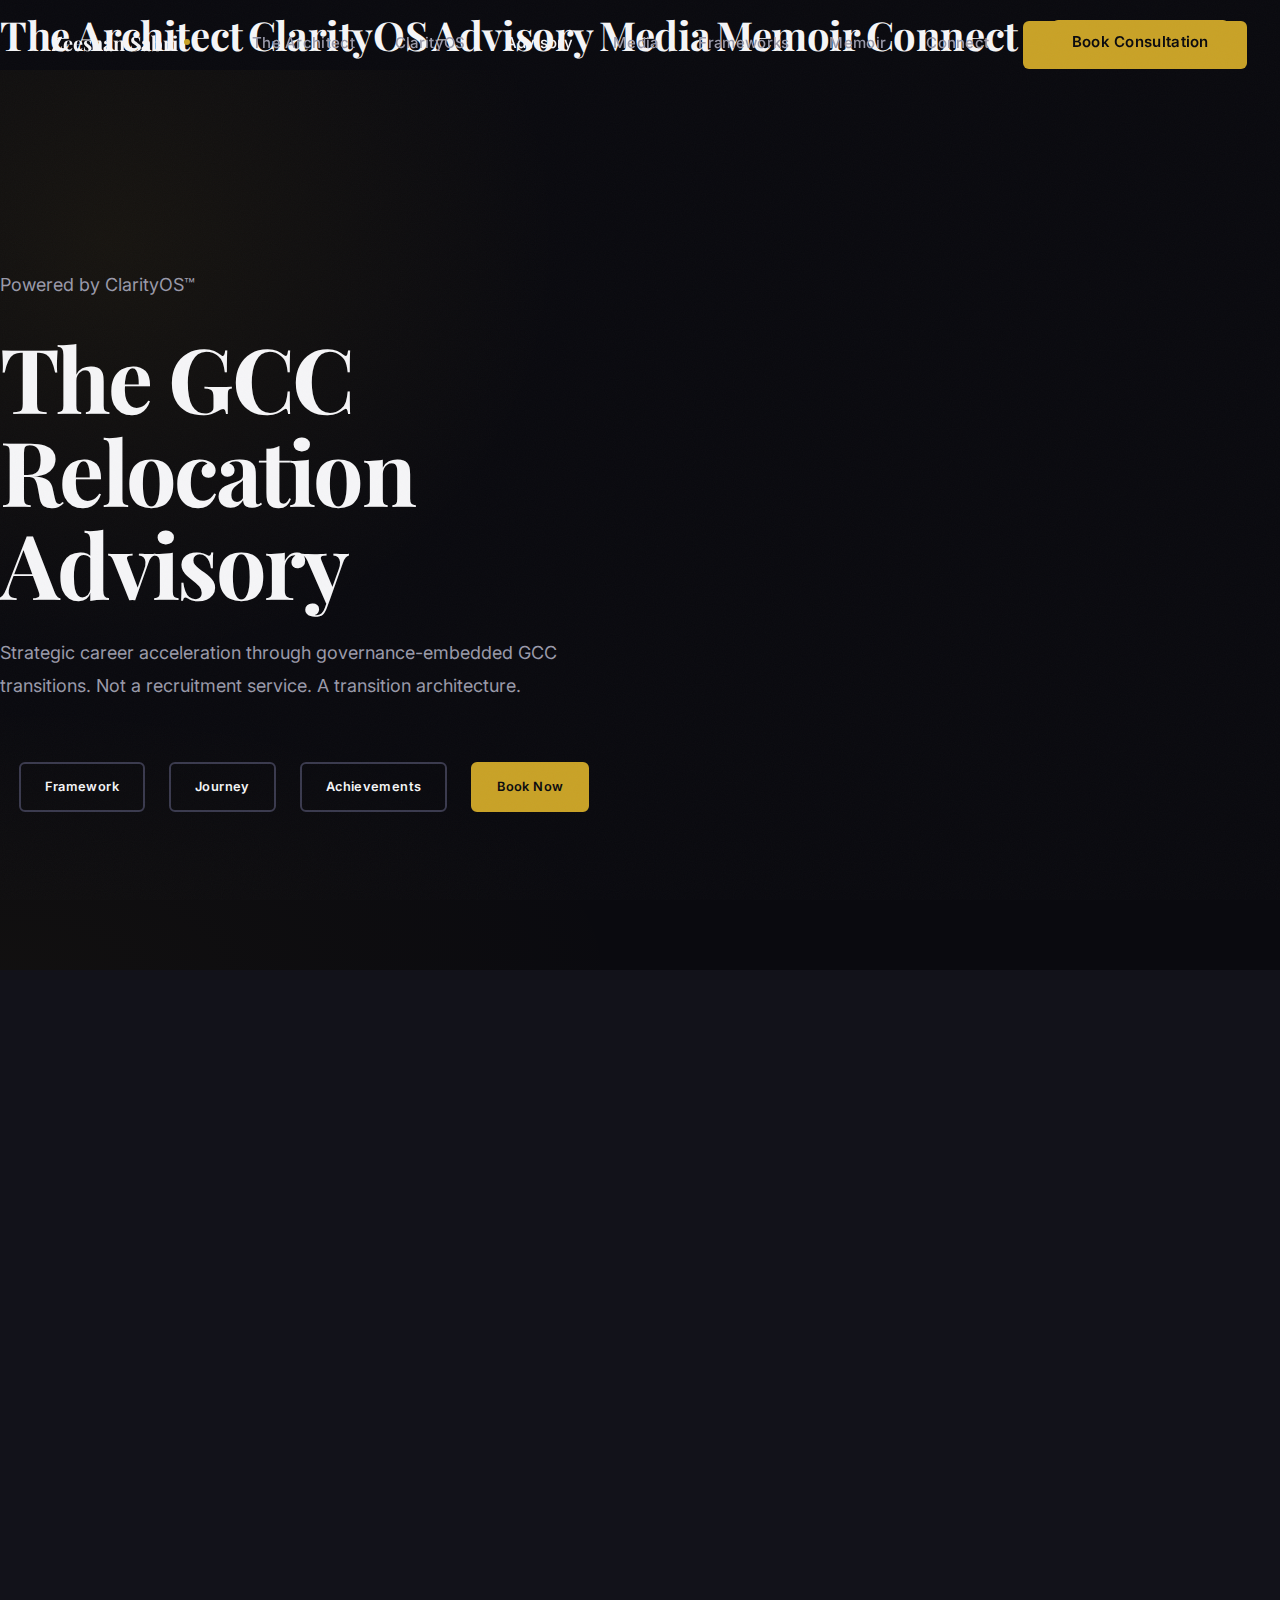
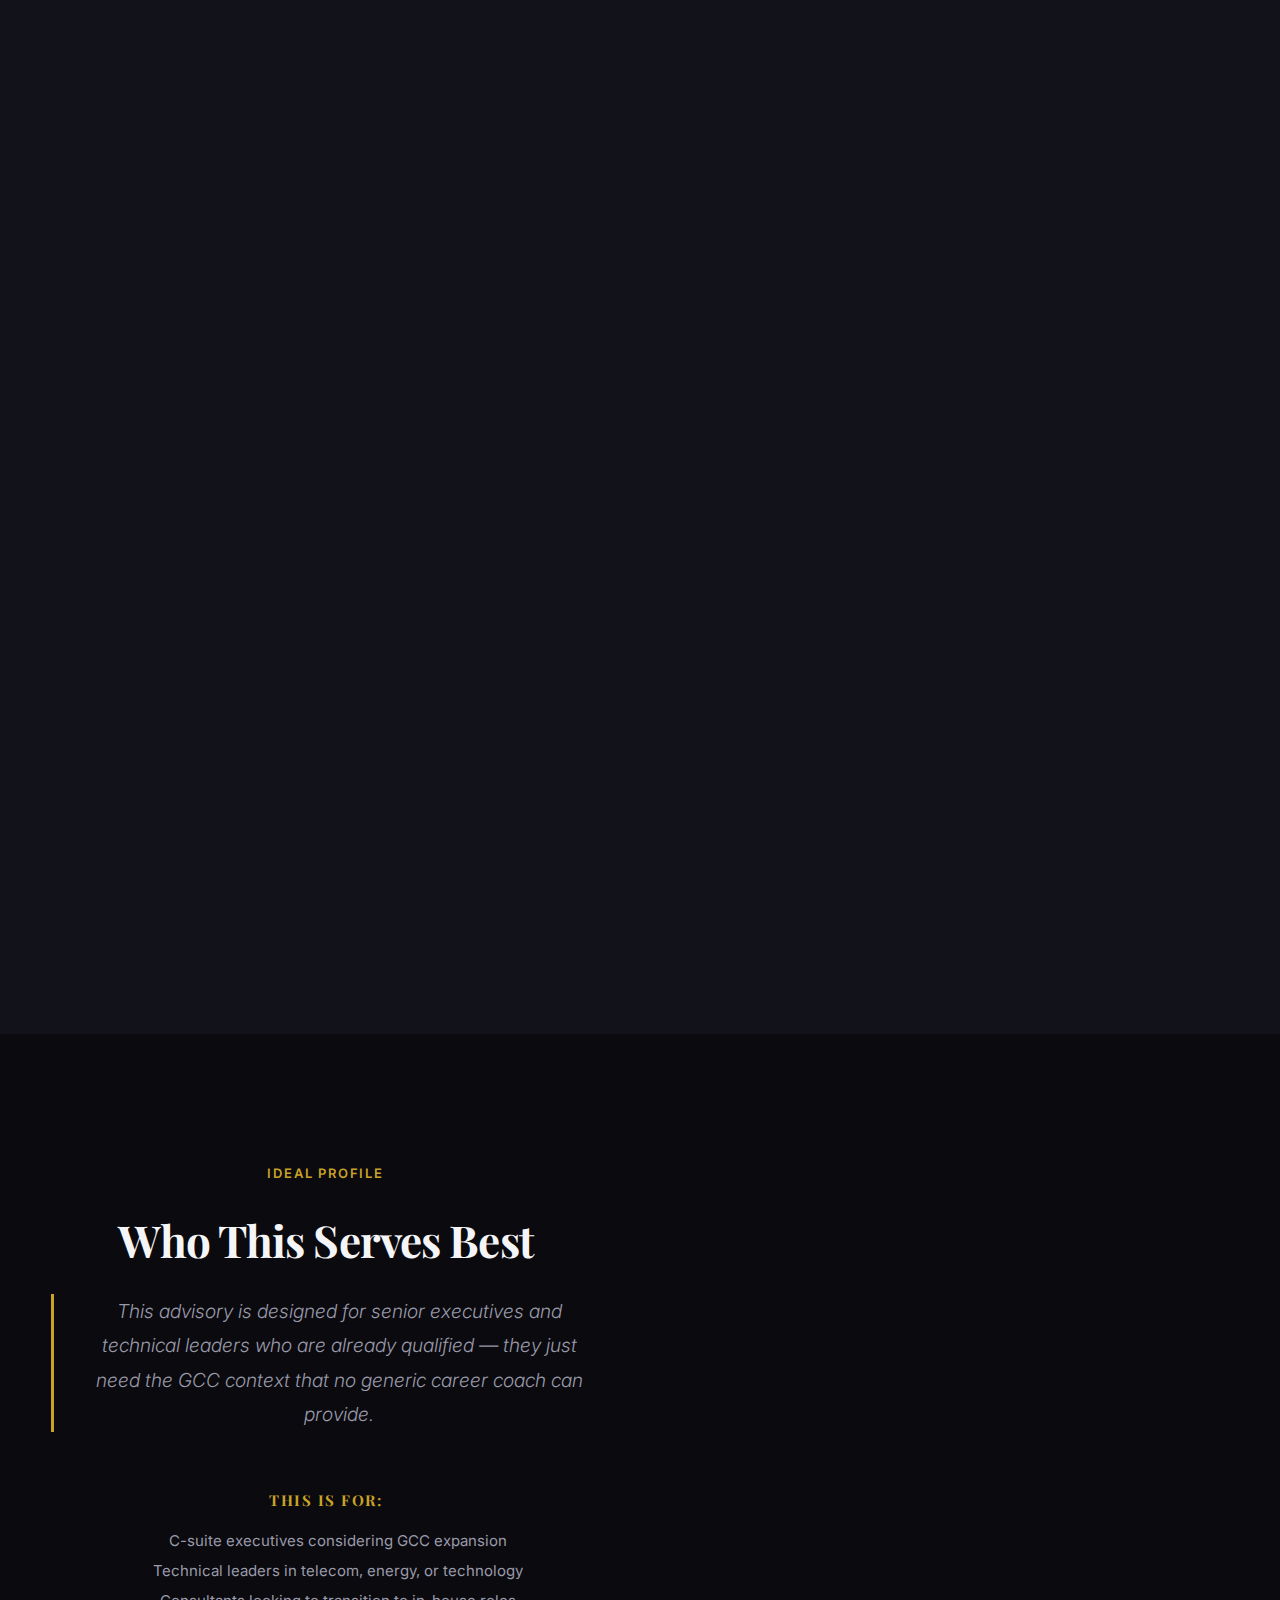
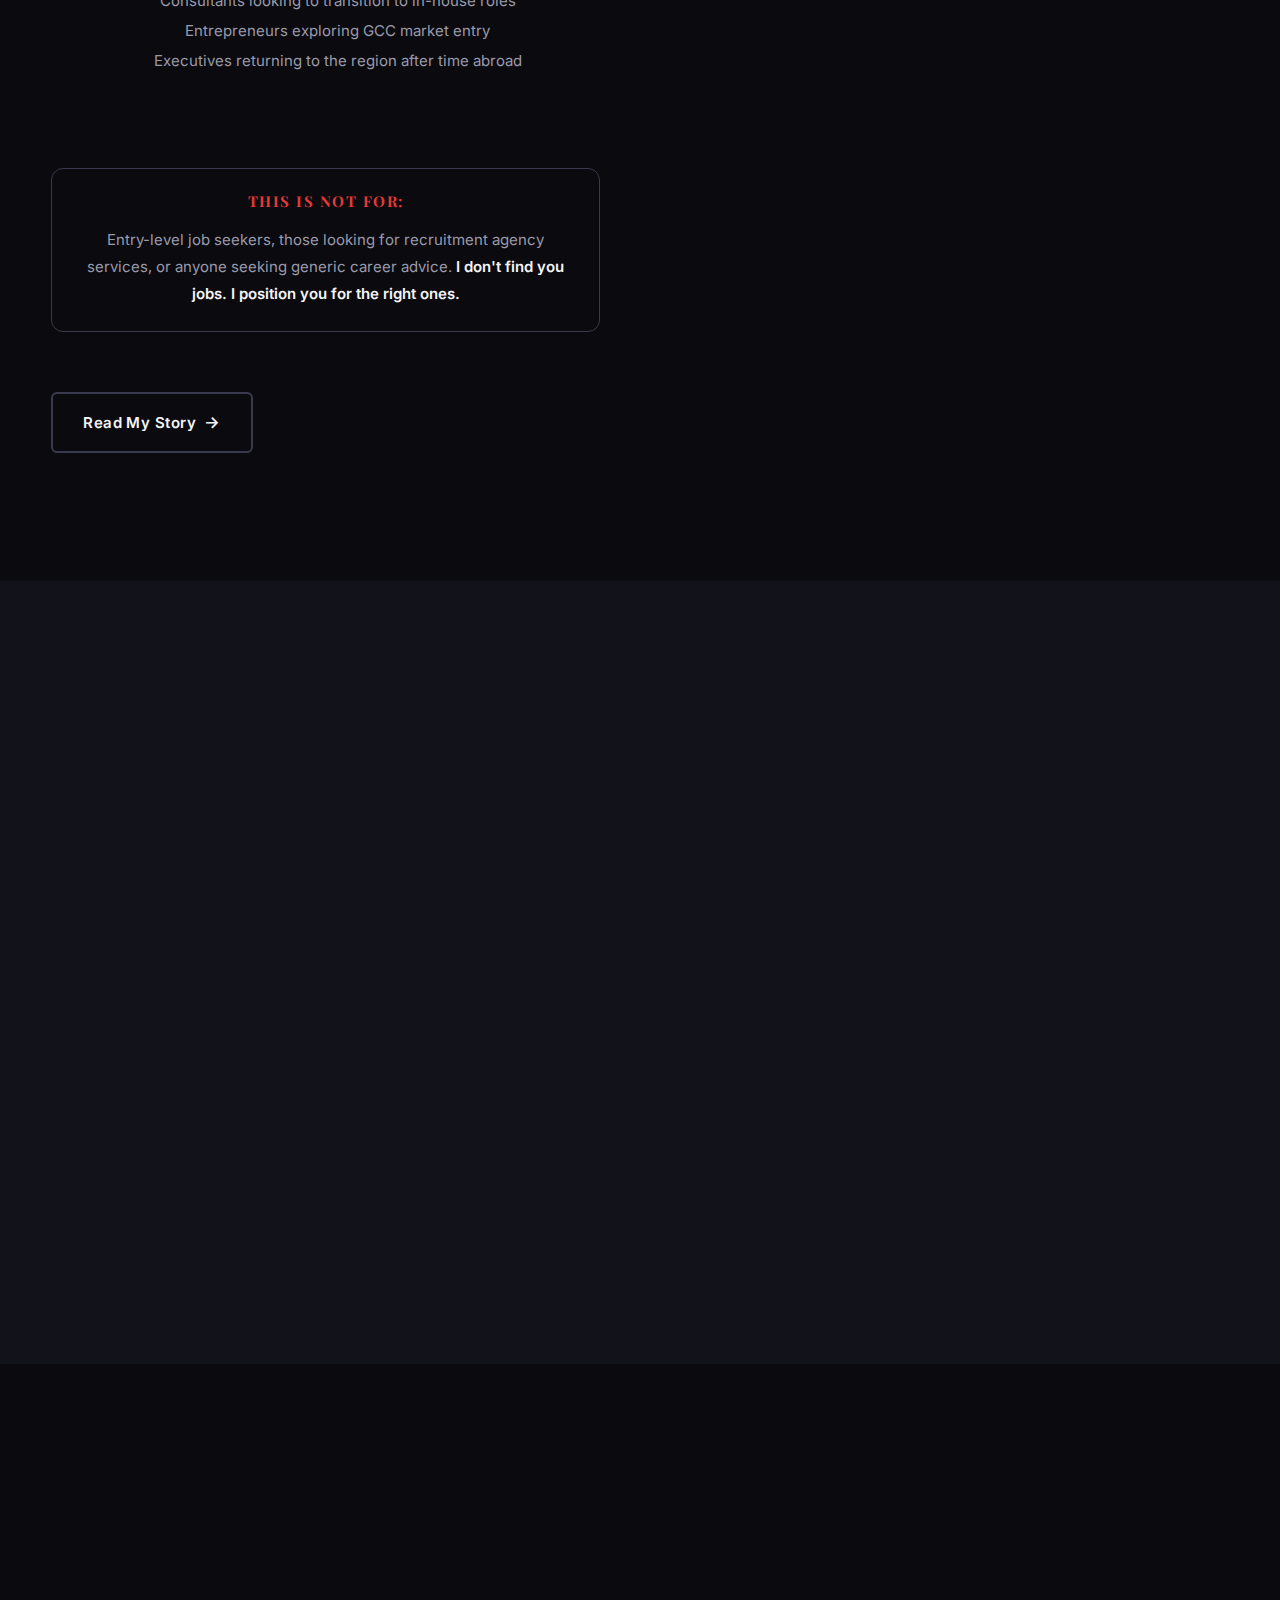
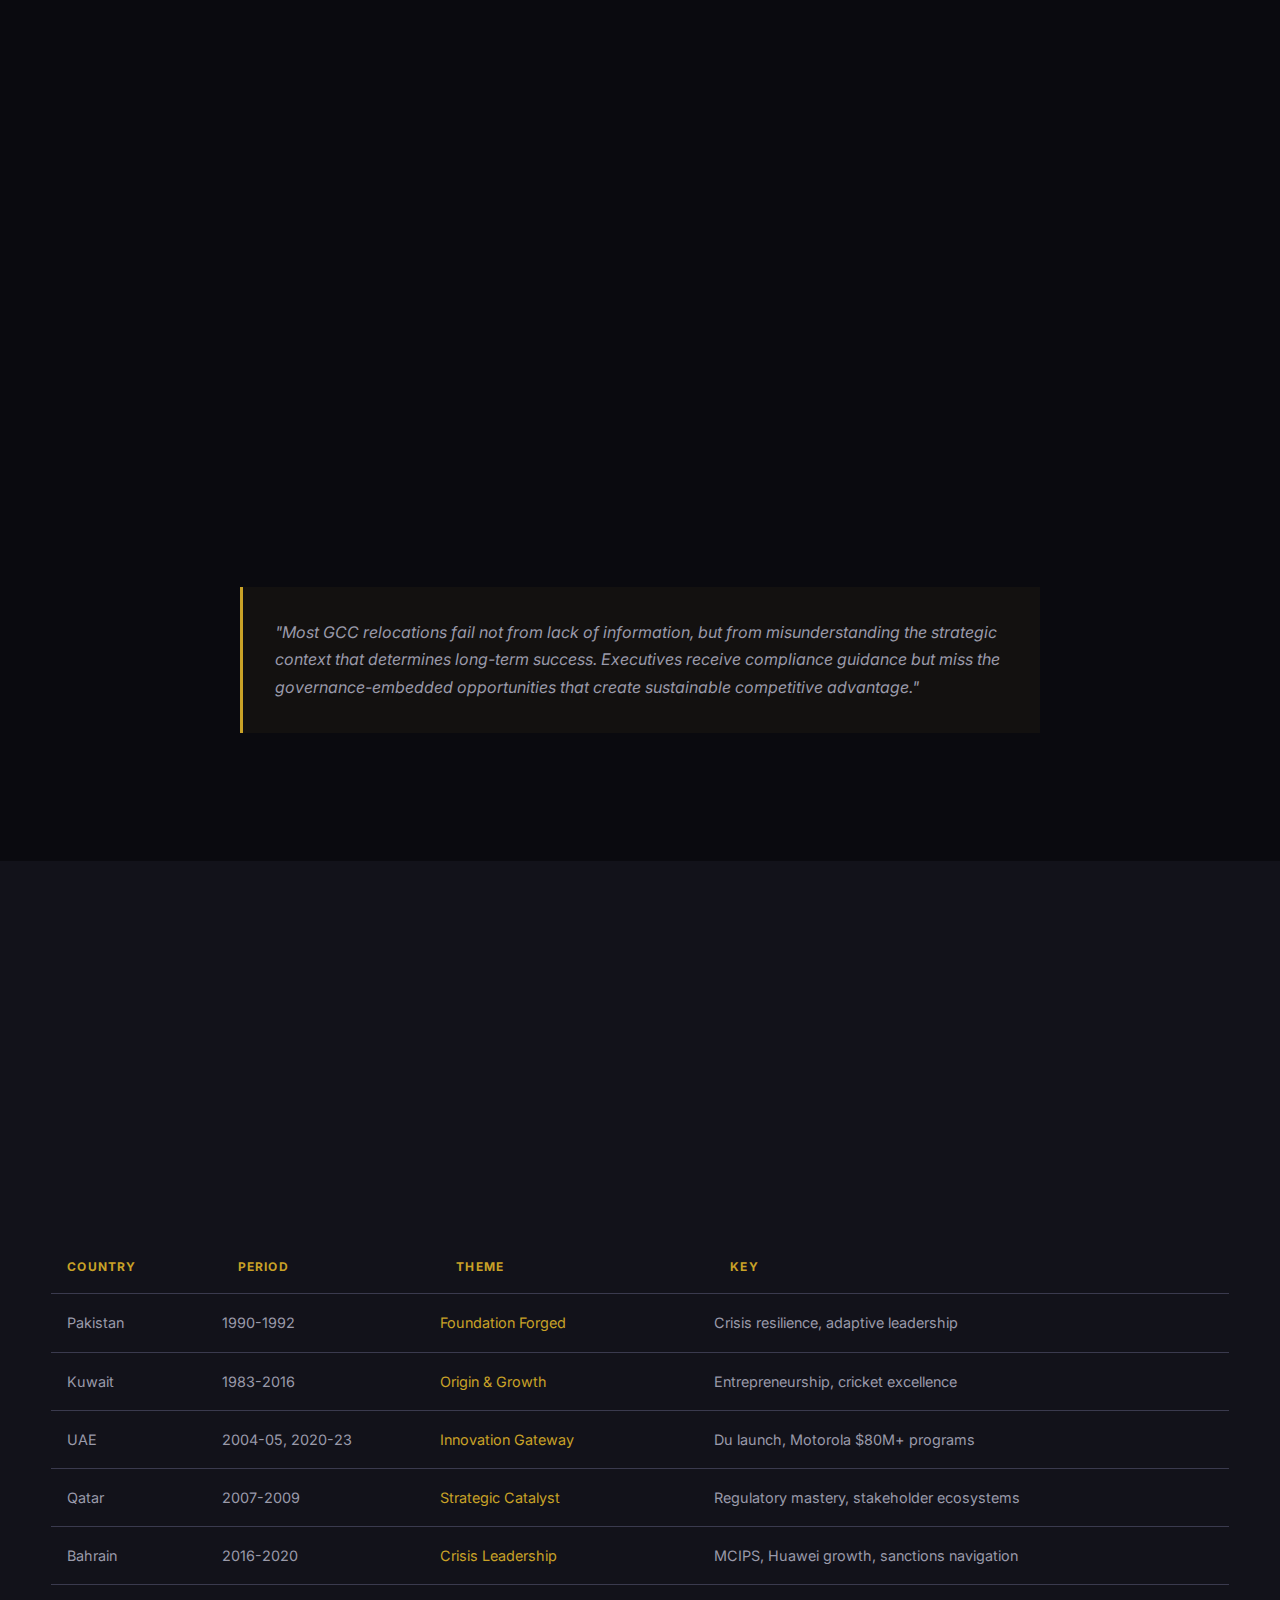
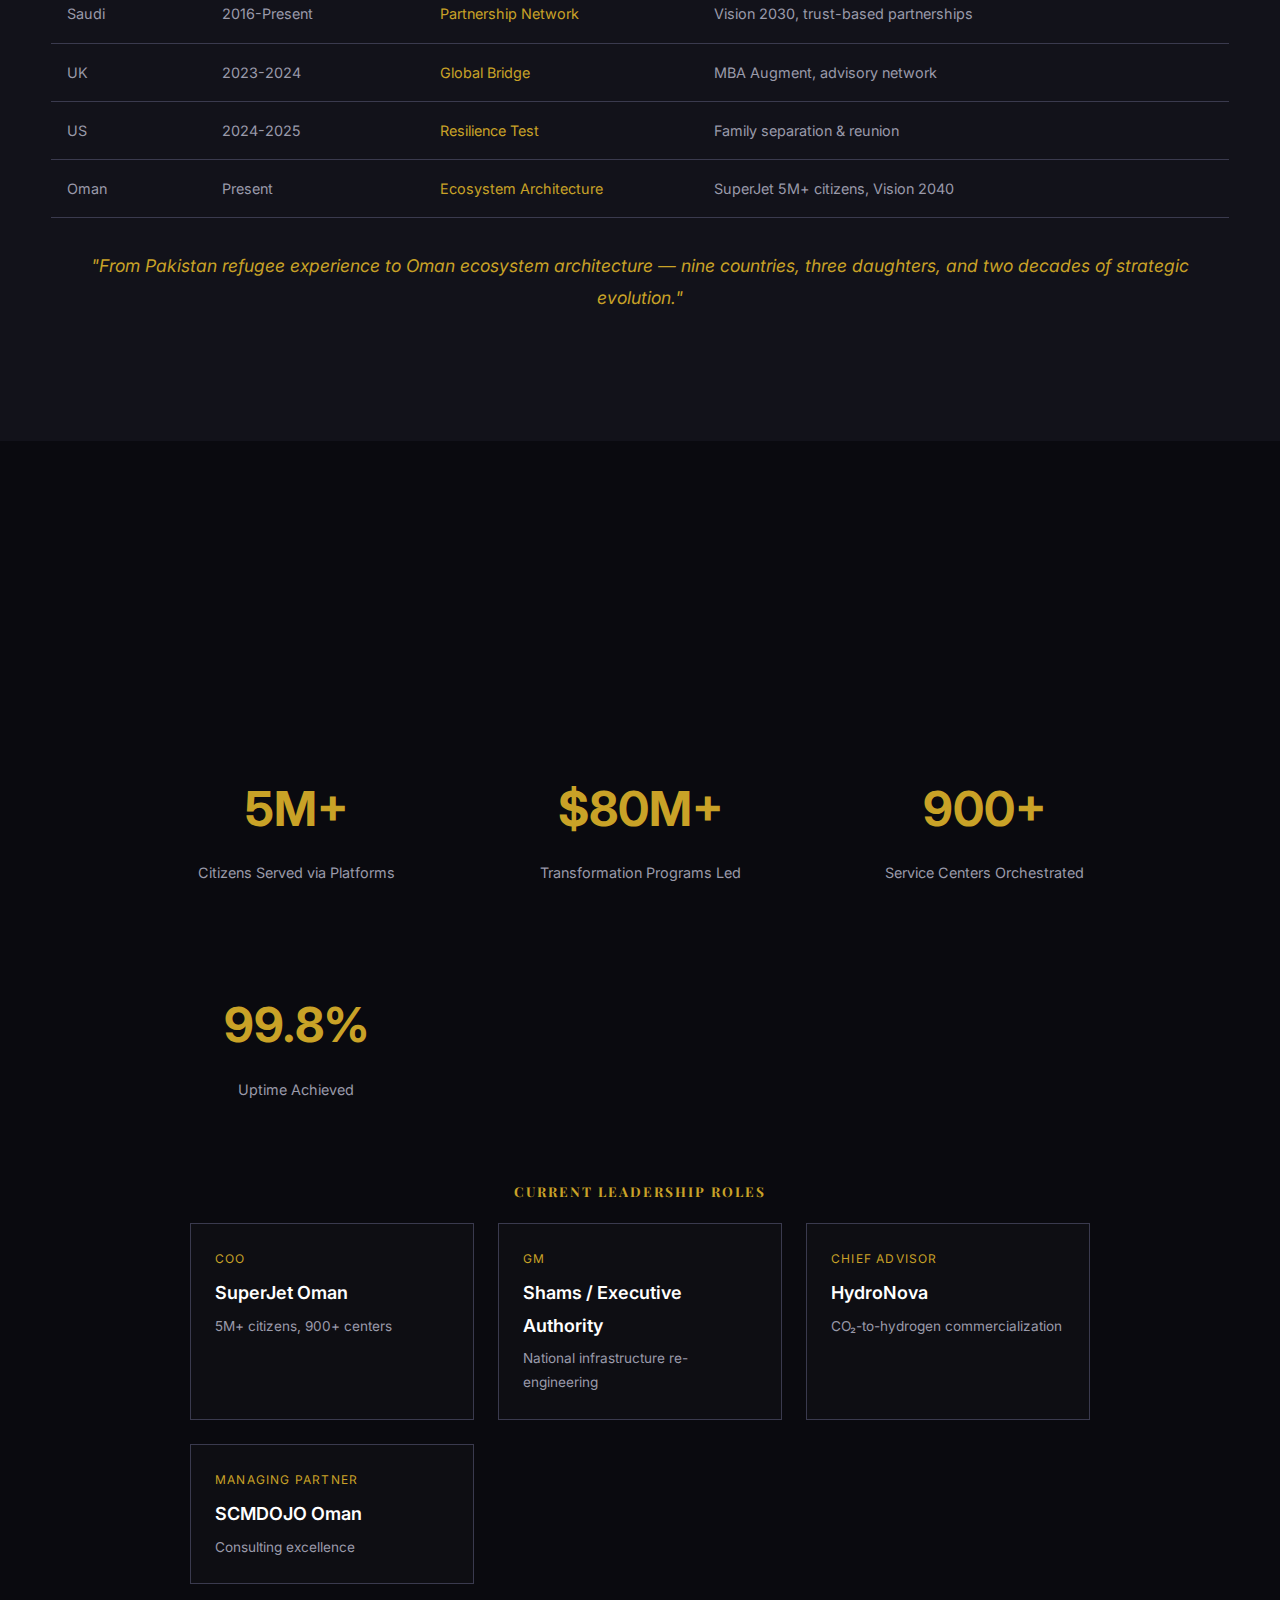
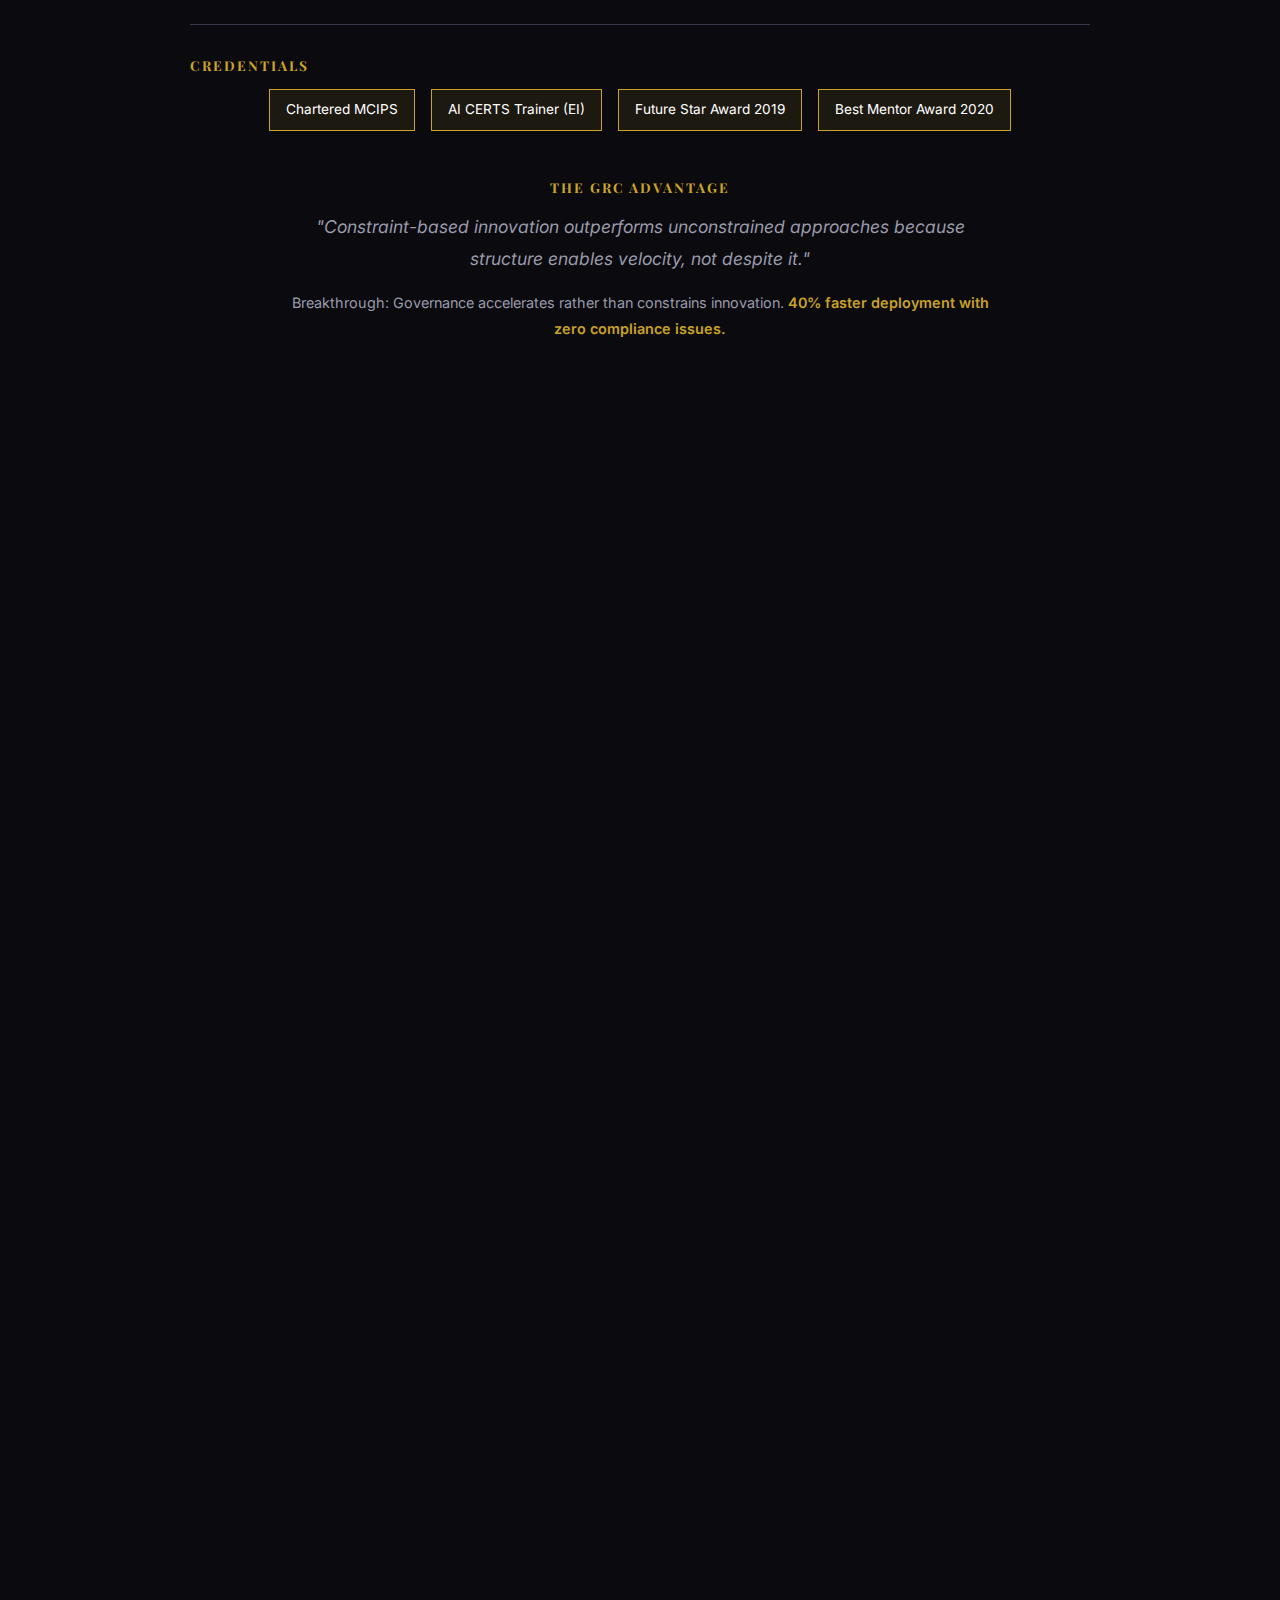
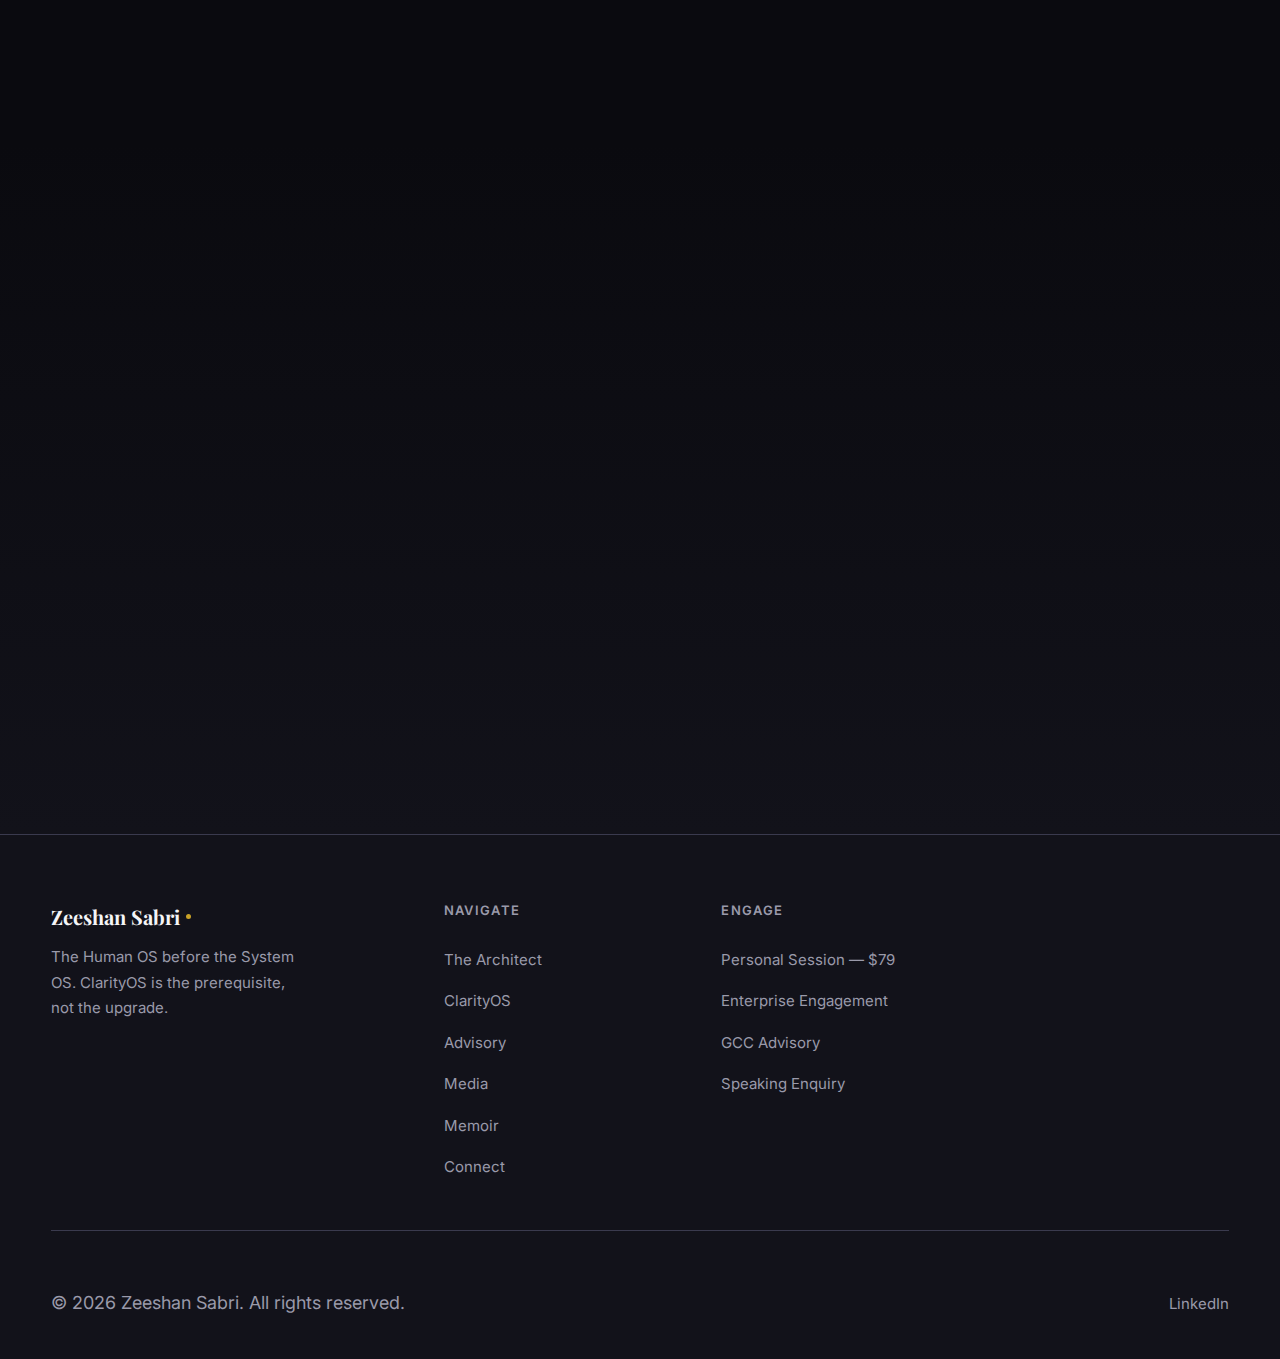
<file: advisory.html>
<!DOCTYPE html>
<html lang="en">

<head>
  <meta charset="UTF-8" />
  <meta name="viewport" content="width=device-width, initial-scale=1.0" />
  <title>GCC Relocation Advisory — Strategic Career Acceleration | Zeeshan Sabri</title>
  <meta name="description"
    content="Strategic career acceleration through governance-embedded GCC transitions. Executive transition architecture for senior leaders relocating to the Gulf." />
  <!-- Open Graph -->
  <meta property="og:type" content="website" />
  <meta property="og:title" content="GCC Relocation Advisory — Strategic Career Acceleration" />
  <meta property="og:description"
    content="Cross-sector ecosystem architecture. Governance-innovation synthesis. Cultural bridge mastery." />
  <meta property="og:image" content="https://architect.global-mkts.com/assets/images/1000231025.jpg" />
  <meta property="og:url" content="https://architect.global-mkts.com/advisory.html" />
  <!-- Twitter Card -->
  <meta name="twitter:card" content="summary_large_image" />
  <meta name="twitter:title" content="GCC Relocation Advisory — Strategic Career Acceleration" />
  <meta name="twitter:description" content="Strategic career acceleration through governance-embedded GCC transitions." />
  <meta name="twitter:image" content="https://architect.global-mkts.com/assets/images/1000231025.jpg" />
  <!-- Fonts -->
  <link rel="preconnect" href="https://fonts.googleapis.com" />
  <link rel="preconnect" href="https://fonts.gstatic.com" crossorigin />
  <link
    href="https://fonts.googleapis.com/css2?family=Playfair+Display:ital,wght@0,400;0,500;0,600;0,700;1,400;1,500;1,600&family=Inter:wght@300;400;500;600&display=swap"
    rel="stylesheet" />
  <link rel="stylesheet" href="css/styles.css" />

  <!-- Google Analytics 4 — REPLACE G-XXXXXXXXXX with your Measurement ID -->
  <!-- Create property at https://analytics.google.com → Admin → Create Property -->
  <script async src="https://www.googletagmanager.com/gtag/js?id=G-XXXXXXXXXX"></script>
  <script>
    window.dataLayer = window.dataLayer || [];
    function gtag(){dataLayer.push(arguments);}
    gtag('js', new Date());
    gtag('config', 'G-XXXXXXXXXX');
  </script>

  <!-- Structured Data — Person + Organization -->
  <script type="application/ld+json">
  {
    "@context": "https://schema.org",
    "@type": "Person",
    "name": "Zeeshan Sabri",
    "url": "https://architect.global-mkts.com",
    "image": "https://architect.global-mkts.com/assets/images/1000231025.jpg",
    "jobTitle": "Founder of ClarityOS™, Transformation Architect",
    "worksFor": {
      "@type": "Organization",
      "name": "Global Markets Technologies LLC",
      "url": "https://global-mkts.com"
    },
    "sameAs": [
      "https://linkedin.com/in/zeeshan-sabri",
      "https://www.youtube.com/@ZeeshanSabri83"
    ],
    "description": "Founder of ClarityOS™ — the operating system for transformation. Author, advisor, and transformation architect serving the GCC and beyond.",
    "knowsAbout": ["Transformation", "ClarityOS", "Executive Advisory", "Procurement", "Digital Governance"]
  }
  </script>
</head>

<body class="grid-texture-bg">
  <!-- CRT Scanlines Effect -->
  <div class="scanlines" aria-hidden="true"></div>

  <div class="grain" aria-hidden="true"></div>

  <!-- ── NAVIGATION ── -->
  <nav class="nav" role="navigation" aria-label="Main navigation">
    <div class="nav__inner">
      <a href="index.html" class="nav__logo" aria-label="Zeeshan Sabri — Home">
        Zeeshan Sabri <span class="nav__logo-dot" aria-hidden="true"></span>
      </a>
      <ul class="nav__links" role="list">
        <li><a href="the-architect.html" class="nav__link">The Architect</a></li>
        <li><a href="clarityos.html" class="nav__link">ClarityOS</a></li>
        <li><a href="advisory.html" class="nav__link" aria-current="page">Advisory</a></li>
        <li><a href="media.html" class="nav__link">Media</a></li>
        <li><a href="frameworks.html" class="nav__link">Frameworks</a></li>
        <li><a href="memoir.html" class="nav__link">Memoir</a></li>
        <li><a href="connect.html" class="nav__link">Connect</a></li>
      </ul>
      <a href="#book" class="nav__link nav__cta">Book Consultation</a>
      <button class="nav__hamburger" aria-label="Open menu" aria-expanded="false" aria-controls="mobile-menu">
        <span></span><span></span><span></span>
      </button>
    </div>
  </nav>

  <!-- ── MOBILE MENU ── -->
  <div class="mobile-menu" id="mobile-menu" aria-hidden="true">
    <a href="the-architect.html" class="nav__mobile-link">The Architect</a>
    <a href="clarityos.html" class="nav__mobile-link">ClarityOS</a>
    <a href="advisory.html" class="nav__mobile-link">Advisory</a>
    <a href="media.html" class="nav__mobile-link">Media</a>
    <a href="memoir.html" class="nav__mobile-link">Memoir</a>
    <a href="connect.html" class="nav__mobile-link">Connect</a>
    <a href="#book" class="nav__mobile-cta">Book Consultation</a>
  </div>

  <!-- ── HERO ── -->
  <section class="hero hero--small grid-texture">
    <div class="hero__content">
      <p class="hero__eyebrow">Powered by ClarityOS™</p>
      <h1 class="hero__title">The GCC Relocation Advisory</h1>
      <p class="hero__subtitle">Strategic career acceleration through governance-embedded GCC transitions. Not a recruitment service. A transition architecture.</p>
      <div style="display:flex;gap:1.5rem;justify-content:center;margin-top:2rem;flex-wrap:wrap">
        <a href="#framework" class="btn btn--ghost" style="font-size:0.8rem;padding:0.75rem 1.5rem">Framework</a>
        <a href="#journey" class="btn btn--ghost" style="font-size:0.8rem;padding:0.75rem 1.5rem">Journey</a>
        <a href="#achievements" class="btn btn--ghost" style="font-size:0.8rem;padding:0.75rem 1.5rem">Achievements</a>
        <a href="#book" class="btn btn--primary" style="font-size:0.8rem;padding:0.75rem 1.5rem">Book Now</a>
      </div>
    </div>
  </section>

  <!-- ── FOUR PILLARS ── -->
  <section class="section section--shadow" aria-label="Four Pillars of GCC Advisory">
    <div class="container">

      <div class="section-header reveal">
        <p class="eyebrow">What Makes This Different</p>
        <h2>Four Pillars of Transition Architecture</h2>
        <p>Generic career coaching doesn't work for GCC transitions. You need ecosystem intelligence that crosses government, semi-government, and private sector boundaries.</p>
      </div>

      <div class="features__grid">
        <article class="feature-card reveal">
          <div class="feature-card__icon" aria-hidden="true">
            <svg viewBox="0 0 24 24" fill="none" stroke="currentColor" stroke-width="1.5">
              <circle cx="12" cy="12" r="3"/>
              <path d="M12 2v4M12 18v4M2 12h4M18 12h4"/>
              <path d="M4.93 4.93l2.83 2.83M16.24 16.24l2.83 2.83M4.93 19.07l2.83-2.83M16.24 7.76l2.83-2.83"/>
            </svg>
          </div>
          <p class="feature-card__label">Pillar One</p>
          <h3 class="feature-card__title">Cross-Sector Ecosystem Architecture</h3>
          <p class="feature-card__body">GCC markets don't operate in silos. Government, semi-government, and private sectors are interconnected systems. I map these ecosystems — who's actually hiring, where the budgets are flowing, which entities are expanding.</p>
        </article>

        <article class="feature-card reveal">
          <div class="feature-card__icon" aria-hidden="true">
            <svg viewBox="0 0 24 24" fill="none" stroke="currentColor" stroke-width="1.5">
              <path d="M12 2L2 7l10 5 10-5-10-5z"/>
              <path d="M2 17l10 5 10-5"/>
              <path d="M2 12l10 5 10-5"/>
            </svg>
          </div>
          <p class="feature-card__label">Pillar Two</p>
          <h3 class="feature-card__title">Governance-Innovation Synthesis</h3>
          <p class="feature-card__body">You know governance. You know innovation. But can you operate where both coexist? GCC organizations demand both regulatory fluency and entrepreneurial thinking. This is the bridge.</p>
        </article>

        <article class="feature-card reveal">
          <div class="feature-card__icon" aria-hidden="true">
            <svg viewBox="0 0 24 24" fill="none" stroke="currentColor" stroke-width="1.5">
              <path d="M17 21v-2a4 4 0 00-4-4H5a4 4 0 00-4 4v2"/>
              <circle cx="9" cy="7" r="4"/>
              <path d="M23 21v-2a4 4 0 00-3-3.87M16 3.13a4 4 0 010 7.75"/>
            </svg>
          </div>
          <p class="feature-card__label">Pillar Three</p>
          <h3 class="feature-card__title">Cultural Bridge Mastery</h3>
          <p class="feature-card__body">Technical competence gets you the interview. Cultural fluency gets you the role and ensures you thrive. I prepare you for the unwritten rules — stakeholder management, decision-making rhythms, escalation protocols.</p>
        </article>

        <article class="feature-card reveal">
          <div class="feature-card__icon" aria-hidden="true">
            <svg viewBox="0 0 24 24" fill="none" stroke="currentColor" stroke-width="1.5">
              <path d="M12 2l3.09 6.26L22 9.27l-5 4.87 1.18 6.88L12 17.77l-6.18 3.25L7 14.14 2 9.27l6.91-1.01L12 2z"/>
            </svg>
          </div>
          <p class="feature-card__label">Pillar Four</p>
          <h3 class="feature-card__title">Legacy Integration</h3>
          <p class="feature-card__body">Your past experience isn't a liability — it's leverage. The right framing transforms "no GCC experience" into "fresh perspective with proven execution capability." Positioning is everything.</p>
        </article>
      </div>
    </div>
  </section>

  <!-- ── WHO THIS SERVES ── -->
  <section class="section section--void" aria-label="Who this advisory serves">
    <div class="container">

      <div class="proof-section">
        <div class="proof__content" style="max-width:800px;margin:0 auto;text-align:center">
          <p class="eyebrow">Ideal Profile</p>
          <h2>Who This Serves Best</h2>
          
          <blockquote class="proof__story">
            This advisory is designed for senior executives and technical leaders who are already qualified — they just need the GCC context that no generic career coach can provide.
          </blockquote>

          <div style="margin:2rem 0">
            <h4 style="color:var(--wisdom);margin-bottom:1rem;font-size:var(--size-sm);text-transform:uppercase;letter-spacing:0.1em">This is for:</h4>
            <ul style="color:var(--muted);font-size:var(--size-sm);line-height:2;padding-left:1.5rem">
              <li>C-suite executives considering GCC expansion</li>
              <li>Technical leaders in telecom, energy, or technology</li>
              <li>Consultants looking to transition to in-house roles</li>
              <li>Entrepreneurs exploring GCC market entry</li>
              <li>Executives returning to the region after time abroad</li>
            </ul>
          </div>

          <div style="margin:2rem 0;padding:1.5rem;border:1px solid var(--faint);border-radius:var(--radius-md)">
            <h4 style="color:var(--ember);margin-bottom:1rem;font-size:var(--size-sm);text-transform:uppercase;letter-spacing:0.1em">This is NOT for:</h4>
            <p style="color:var(--muted);font-size:var(--size-sm);line-height:1.8">Entry-level job seekers, those looking for recruitment agency services, or anyone seeking generic career advice. <strong style="color:var(--dawn)">I don't find you jobs. I position you for the right ones.</strong></p>
          </div>

          <a href="the-architect.html" class="btn btn--ghost" style="width:fit-content">
            Read My Story <span class="btn__arrow" aria-hidden="true">→</span>
          </a>
        </div>
      </div>

    </div>
  </section>

  <!-- ── HOW IT WORKS ── -->
  <section class="section section--shadow" aria-label="How the advisory process works">
    <div class="container">

      <div class="section-header reveal">
        <p class="eyebrow">The Process</p>
        <h2>How It Works</h2>
        <p>A structured approach to GCC transition — from diagnostic to deployment.</p>
      </div>

      <div class="steps stagger reveal">
        <div class="step">
          <div class="step__number">1</div>
          <h3 class="step__title">Diagnostic</h3>
          <p class="step__body">We assess your GCC readiness — not just your CV, but your positioning, your network gaps, and your sector alignment. Where are you strong? Where are you blind?</p>
        </div>
        <div class="step">
          <div class="step__number">2</div>
          <h3 class="step__title">Ecosystem Mapping</h3>
          <p class="step__body">I map the specific entities, decision-makers, and budget flows in your target sector. Who's hiring? Who's expanding? Where's the real opportunity?</p>
        </div>
        <div class="step">
          <div class="step__number">3</div>
          <h3 class="step__title">Positioning Strategy</h3>
          <p class="step__body">Your experience is reframed for GCC context. We craft your narrative — how you bridge global expertise with local execution capability.</p>
        </div>
        <div class="step">
          <div class="step__number">4</div>
          <h3 class="step__title">Deployment</h3>
          <p class="step__body">You execute with clarity — stakeholder engagement, interview preparation, and negotiation strategy. You know exactly what you're walking into.</p>
        </div>
      </div>

    </div>
  </section>

  <!-- ── FRAMEWORK ── -->
  <section class="section section--void" id="framework" aria-label="INSIGHT to INTEGRATION Framework">
    <div class="container">
      <div class="section-header reveal">
        <p class="eyebrow">The Framework</p>
        <h2>INSIGHT → INTEGRATION</h2>
        <p style="max-width:700px;margin:1rem auto;color:var(--muted);line-height:1.7">A methodology built on proven frameworks integrating professional advancement with family legacy building across three core dimensions.</p>
      </div>

      <div style="display:grid;grid-template-columns:repeat(auto-fit,minmax(300px,1fr));gap:2rem;max-width:1100px;margin:3rem auto 0">
        <article class="feature-card reveal">
          <div class="feature-card__icon">
            <svg viewBox="0 0 24 24" fill="none" stroke="currentColor" stroke-width="1.5">
              <path d="M12 22s8-4 8-10V5l-8-3-8 3v7c0 6 8 10 8 10z"/>
            </svg>
          </div>
          <p class="feature-card__label">Dimension One</p>
          <h3 class="feature-card__title">Governance Architecture</h3>
          <p class="feature-card__body">Not just compliance, but how regulatory structures create competitive advantage and accelerate rather than constrain your strategic objectives.</p>
        </article>

        <article class="feature-card reveal">
          <div class="feature-card__icon">
            <svg viewBox="0 0 24 24" fill="none" stroke="currentColor" stroke-width="1.5">
              <circle cx="12" cy="12" r="10"/>
              <path d="M2 12h20M12 2a15.3 15.3 0 014 10 15.3 15.3 0 01-4 10 15.3 15.3 0 01-4-10 15.3 15.3 0 014-10z"/>
            </svg>
          </div>
          <p class="feature-card__label">Dimension Two</p>
          <h3 class="feature-card__title">Cultural Ecosystem Mapping</h3>
          <p class="feature-card__body">Understanding the relationship networks and professional paradigms that drive business velocity in each GCC market, based on lived experience.</p>
        </article>

        <article class="feature-card reveal">
          <div class="feature-card__icon">
            <svg viewBox="0 0 24 24" fill="none" stroke="currentColor" stroke-width="1.5">
              <path d="M12 2L2 7l10 5 10-5-10-5z"/>
              <path d="M2 17l10 5 10-5M2 12l10 5 10-5"/>
            </svg>
          </div>
          <p class="feature-card__label">Dimension Three</p>
          <h3 class="feature-card__title">Legacy Integration</h3>
          <p class="feature-card__body">Ensuring your transition amplifies both immediate professional goals and long-term family legacy across cultural transitions.</p>
        </article>
      </div>

      <div style="margin-top:3rem;padding:2rem;background:rgba(201,162,39,0.05);border-left:3px solid var(--wisdom);max-width:800px;margin-left:auto;margin-right:auto">
        <p style="color:var(--muted);font-size:1rem;line-height:1.7;font-style:italic">"Most GCC relocations fail not from lack of information, but from misunderstanding the strategic context that determines long-term success. Executives receive compliance guidance but miss the governance-embedded opportunities that create sustainable competitive advantage."</p>
      </div>
    </div>
  </section>

  <!-- ── JOURNEY ── -->
  <section class="section section--shadow" id="journey" aria-label="9-Country Journey">
    <div class="container">
      <div class="section-header reveal">
        <p class="eyebrow">The Journey</p>
        <h2>Nine Countries. One Framework.</h2>
        <p style="max-width:600px;margin:1rem auto;color:var(--muted)">From refugee to ecosystem architect — every country added a dimension to the INSIGHT→INTEGRATION methodology.</p>
      </div>

      <div style="overflow-x:auto;margin-top:2rem">
        <table style="width:100%;border-collapse:collapse;min-width:600px">
          <thead>
            <tr style="border-bottom:1px solid var(--faint)">
              <th style="text-align:left;padding:1rem;color:var(--wisdom);font-size:0.75rem;text-transform:uppercase;letter-spacing:0.1em">Country</th>
              <th style="text-align:left;padding:1rem;color:var(--wisdom);font-size:0.75rem;text-transform:uppercase;letter-spacing:0.1em">Period</th>
              <th style="text-align:left;padding:1rem;color:var(--wisdom);font-size:0.75rem;text-transform:uppercase;letter-spacing:0.1em">Theme</th>
              <th style="text-align:left;padding:1rem;color:var(--wisdom);font-size:0.75rem;text-transform:uppercase;letter-spacing:0.1em">Key</th>
            </tr>
          </thead>
          <tbody style="color:var(--muted);font-size:0.9rem">
            <tr style="border-bottom:1px solid var(--faint)">
              <td style="padding:1rem">Pakistan</td>
              <td>1990-1992</td>
              <td style="color:var(--wisdom)">Foundation Forged</td>
              <td>Crisis resilience, adaptive leadership</td>
            </tr>
            <tr style="border-bottom:1px solid var(--faint)">
              <td style="padding:1rem">Kuwait</td>
              <td>1983-2016</td>
              <td style="color:var(--wisdom)">Origin & Growth</td>
              <td>Entrepreneurship, cricket excellence</td>
            </tr>
            <tr style="border-bottom:1px solid var(--faint)">
              <td style="padding:1rem">UAE</td>
              <td>2004-05, 2020-23</td>
              <td style="color:var(--wisdom)">Innovation Gateway</td>
              <td>Du launch, Motorola $80M+ programs</td>
            </tr>
            <tr style="border-bottom:1px solid var(--faint)">
              <td style="padding:1rem">Qatar</td>
              <td>2007-2009</td>
              <td style="color:var(--wisdom)">Strategic Catalyst</td>
              <td>Regulatory mastery, stakeholder ecosystems</td>
            </tr>
            <tr style="border-bottom:1px solid var(--faint)">
              <td style="padding:1rem">Bahrain</td>
              <td>2016-2020</td>
              <td style="color:var(--wisdom)">Crisis Leadership</td>
              <td>MCIPS, Huawei growth, sanctions navigation</td>
            </tr>
            <tr style="border-bottom:1px solid var(--faint)">
              <td style="padding:1rem">Saudi</td>
              <td>2016-Present</td>
              <td style="color:var(--wisdom)">Partnership Network</td>
              <td>Vision 2030, trust-based partnerships</td>
            </tr>
            <tr style="border-bottom:1px solid var(--faint)">
              <td style="padding:1rem">UK</td>
              <td>2023-2024</td>
              <td style="color:var(--wisdom)">Global Bridge</td>
              <td>MBA Augment, advisory network</td>
            </tr>
            <tr style="border-bottom:1px solid var(--faint)">
              <td style="padding:1rem">US</td>
              <td>2024-2025</td>
              <td style="color:var(--wisdom)">Resilience Test</td>
              <td>Family separation & reunion</td>
            </tr>
            <tr style="border-bottom:1px solid var(--faint)">
              <td style="padding:1rem">Oman</td>
              <td>Present</td>
              <td style="color:var(--wisdom)">Ecosystem Architecture</td>
              <td>SuperJet 5M+ citizens, Vision 2040</td>
            </tr>
          </tbody>
        </table>
      </div>

      <p style="text-align:center;margin-top:2rem;color:var(--wisdom);font-size:1.1rem;font-style:italic">"From Pakistan refugee experience to Oman ecosystem architecture — nine countries, three daughters, and two decades of strategic evolution."</p>
    </div>
  </section>

  <!-- ── ACHIEVEMENTS ── -->
  <section class="section section--void" id="achievements" aria-label="Achievements and Credentials">
    <div class="container">
      <div class="section-header reveal">
        <p class="eyebrow">Proven Impact</p>
        <h2>Achievements & Credentials</h2>
      </div>

      <div style="display:grid;grid-template-columns:repeat(auto-fit,minmax(280px,1fr));gap:2rem;max-width:1000px;margin:0 auto">
        <div style="text-align:center;padding:2rem">
          <p style="font-size:3rem;font-weight:700;color:var(--wisdom);margin-bottom:0.5rem">5M+</p>
          <p style="color:var(--muted);font-size:0.9rem">Citizens Served via Platforms</p>
        </div>
        <div style="text-align:center;padding:2rem">
          <p style="font-size:3rem;font-weight:700;color:var(--wisdom);margin-bottom:0.5rem">$80M+</p>
          <p style="color:var(--muted);font-size:0.9rem">Transformation Programs Led</p>
        </div>
        <div style="text-align:center;padding:2rem">
          <p style="font-size:3rem;font-weight:700;color:var(--wisdom);margin-bottom:0.5rem">900+</p>
          <p style="color:var(--muted);font-size:0.9rem">Service Centers Orchestrated</p>
        </div>
        <div style="text-align:center;padding:2rem">
          <p style="font-size:3rem;font-weight:700;color:var(--wisdom);margin-bottom:0.5rem">99.8%</p>
          <p style="color:var(--muted);font-size:0.9rem">Uptime Achieved</p>
        </div>
      </div>

      <div style="max-width:900px;margin:3rem auto 0">
        <h3 style="color:var(--wisdom);font-size:0.85rem;text-transform:uppercase;letter-spacing:0.15em;margin-bottom:1.5rem;text-align:center">Current Leadership Roles</h3>
        <div style="display:grid;grid-template-columns:repeat(auto-fit,minmax(250px,1fr));gap:1.5rem">
          <div style="background:rgba(255,255,255,0.02);padding:1.5rem;border:1px solid var(--faint)">
            <p style="color:var(--wisdom);font-size:0.75rem;text-transform:uppercase;letter-spacing:0.1em;margin-bottom:0.5rem">COO</p>
            <p style="color:#fff;font-weight:600;margin-bottom:0.25rem">SuperJet Oman</p>
            <p style="color:var(--muted);font-size:0.85rem">5M+ citizens, 900+ centers</p>
          </div>
          <div style="background:rgba(255,255,255,0.02);padding:1.5rem;border:1px solid var(--faint)">
            <p style="color:var(--wisdom);font-size:0.75rem;text-transform:uppercase;letter-spacing:0.1em;margin-bottom:0.5rem">GM</p>
            <p style="color:#fff;font-weight:600;margin-bottom:0.25rem">Shams / Executive Authority</p>
            <p style="color:var(--muted);font-size:0.85rem">National infrastructure re-engineering</p>
          </div>
          <div style="background:rgba(255,255,255,0.02);padding:1.5rem;border:1px solid var(--faint)">
            <p style="color:var(--wisdom);font-size:0.75rem;text-transform:uppercase;letter-spacing:0.1em;margin-bottom:0.5rem">Chief Advisor</p>
            <p style="color:#fff;font-weight:600;margin-bottom:0.25rem">HydroNova</p>
            <p style="color:var(--muted);font-size:0.85rem">CO₂-to-hydrogen commercialization</p>
          </div>
          <div style="background:rgba(255,255,255,0.02);padding:1.5rem;border:1px solid var(--faint)">
            <p style="color:var(--wisdom);font-size:0.75rem;text-transform:uppercase;letter-spacing:0.1em;margin-bottom:0.5rem">Managing Partner</p>
            <p style="color:#fff;font-weight:600;margin-bottom:0.25rem">SCMDOJO Oman</p>
            <p style="color:var(--muted);font-size:0.85rem">Consulting excellence</p>
          </div>
        </div>

        <div style="margin-top:2.5rem;padding-top:2rem;border-top:1px solid var(--faint)">
          <h3 style="color:var(--wisdom);font-size:0.85rem;text-transform:uppercase;letter-spacing:0.15em;margin-bottom:1rem">Credentials</h3>
          <div style="display:flex;flex-wrap:wrap;gap:1rem;justify-content:center">
            <span style="background:rgba(201,162,39,0.1);border:1px solid var(--wisdom);padding:0.5rem 1rem;font-size:0.85rem;color:#fff">Chartered MCIPS</span>
            <span style="background:rgba(201,162,39,0.1);border:1px solid var(--wisdom);padding:0.5rem 1rem;font-size:0.85rem;color:#fff">AI CERTS Trainer (EI)</span>
            <span style="background:rgba(201,162,39,0.1);border:1px solid var(--wisdom);padding:0.5rem 1rem;font-size:0.85rem;color:#fff">Future Star Award 2019</span>
            <span style="background:rgba(201,162,39,0.1);border:1px solid var(--wisdom);padding:0.5rem 1rem;font-size:0.85rem;color:#fff">Best Mentor Award 2020</span>
          </div>
        </div>
      </div>

      <div style="max-width:700px;margin:3rem auto 0;text-align:center">
        <h3 style="color:var(--wisdom);font-size:0.85rem;text-transform:uppercase;letter-spacing:0.15em;margin-bottom:1rem">The GRC Advantage</h3>
        <blockquote style="font-size:1.1rem;color:var(--muted);line-height:1.8;font-style:italic;border:none;padding:0">
          "Constraint-based innovation outperforms unconstrained approaches because structure enables velocity, not despite it."
        </blockquote>
        <p style="color:var(--muted);font-size:0.9rem;margin-top:1rem">Breakthrough: Governance accelerates rather than constrains innovation. <strong style="color:var(--wisdom)">40% faster deployment with zero compliance issues.</strong></p>
      </div>
    </div>
  </section>

  <!-- ── PRICING ── -->
  <section class="section section--void" id="book" aria-label="Strategic engagement options">
    <div class="container">

      <div class="section-header reveal">
        <p class="eyebrow">Strategic Engagements</p>
        <h2>Select Your Transition Architecture</h2>
        <p>Payment upfront ensures focused, high-value engagement that respects your time and mine. <strong style="color:var(--wisdom)">48-hour deliverable guarantee. Clarity-or-credit assurance.</strong></p>
      </div>

      <div style="display:grid;grid-template-columns:repeat(auto-fit,minmax(320px,1fr));gap:2rem;max-width:1200px;margin:0 auto">
        
        <!-- Strategic Compass -->
        <div class="pricing-box reveal" style="position:relative">
          <p class="eyebrow" style="margin-bottom:1rem">Entry Point</p>
          <div class="pricing-box__amount">$250</div>
          <p class="pricing-box__period">30 minutes • Rapid strategic assessment</p>
          
          <ul class="pricing-box__features">
            <li class="pricing-box__feature">Quick diagnostic of your GCC readiness</li>
            <li class="pricing-box__feature">Target sector identification</li>
            <li class="pricing-box__feature">Immediate next steps roadmap</li>
            <li class="pricing-box__feature">Written follow-up within 48 hours</li>
          </ul>
          
          <a href="https://calendar.app.google/tXT35A4ZK4Vx31zy7" class="btn btn--ghost-gold" target="_blank" rel="noopener" style="width:100%;justify-content:center">
            Book Now <span class="btn__arrow" aria-hidden="true">→</span>
          </a>
        </div>

        <!-- Integration Blueprint -->
        <div class="pricing-box reveal" style="position:relative;border:2px solid var(--wisdom)">
          <span style="position:absolute;top:-12px;left:50%;transform:translateX(-50%);background:var(--wisdom);color:var(--void);padding:0.25rem 1rem;font-size:var(--size-xs);font-weight:600;text-transform:uppercase;letter-spacing:0.1em;border-radius:var(--radius-sm)">Most Popular</span>
          <p class="eyebrow" style="margin-bottom:1rem">Comprehensive</p>
          <div class="pricing-box__amount">$500</div>
          <p class="pricing-box__period">60 minutes • Complete transition strategy</p>
          
          <ul class="pricing-box__features">
            <li class="pricing-box__feature">Full ecosystem mapping for your sector</li>
            <li class="pricing-box__feature">Stakeholder strategy and positioning</li>
            <li class="pricing-box__feature">CV/credential reframing for GCC context</li>
            <li class="pricing-box__feature">Interview preparation framework</li>
            <li class="pricing-box__feature">Detailed written strategy document</li>
          </ul>
          
          <a href="https://calendar.app.google/tXT35A4ZK4Vx31zy7" class="btn btn--primary" target="_blank" rel="noopener" style="width:100%;justify-content:center">
            Book Now <span class="btn__arrow" aria-hidden="true">→</span>
          </a>
        </div>

        <!-- Executive Transition Architecture -->
        <div class="pricing-box reveal" style="position:relative">
          <p class="eyebrow" style="margin-bottom:1rem">Full Architecture</p>
          <div class="pricing-box__amount">$750</div>
          <p class="pricing-box__period">90 minutes • Multi-scenario framework</p>
          
          <ul class="pricing-box__features">
            <li class="pricing-box__feature">Everything in Integration Blueprint</li>
            <li class="pricing-box__feature">Multi-scenario career pathing</li>
            <li class="pricing-box__feature">Compensation negotiation strategy</li>
            <li class="pricing-box__feature">Family transition considerations</li>
            <li class="pricing-box__feature">30-day check-in follow-up</li>
            <li class="pricing-box__feature">Priority access for ongoing advisory</li>
          </ul>
          
          <a href="https://calendar.app.google/tXT35A4ZK4Vx31zy7" class="btn btn--ghost-gold" target="_blank" rel="noopener" style="width:100%;justify-content:center">
            Book Now <span class="btn__arrow" aria-hidden="true">→</span>
          </a>
        </div>

      </div>

      <div style="text-align:center;margin-top:4rem" class="reveal">
        <p style="color:var(--muted);font-size:var(--size-sm)">Secure payment processing • 48-hour deliverable guarantee • Clarity-or-credit assurance</p>
      </div>

    </div>
  </section>

  <!-- ── FINAL CTA ── -->
  <section class="section" style="background:linear-gradient(180deg,var(--void) 0%,var(--shadow) 100%)" aria-label="Ready to accelerate your transition">
    <div class="container" style="text-align:center">
      <div class="section-header reveal">
        <h2 style="font-size:var(--size-h1);margin-bottom:1.5rem">Ready to Accelerate Your<br><em style="color:var(--wisdom)">Strategic Transition?</em></h2>
        <p style="max-width:600px;margin:0 auto 3rem;color:var(--muted)">The GCC market rewards those who understand its architecture. Let's build yours.</p>
        <a href="https://calendar.app.google/tXT35A4ZK4Vx31zy7" class="btn btn--primary" target="_blank" rel="noopener" style="font-size:1.125rem;padding:1.25rem 2.5rem">
          Book Your Consultation <span class="btn__arrow" aria-hidden="true">→</span>
        </a>
      </div>
    </div>
  </section>

  <!-- ── FOOTER ── -->
  <footer class="footer" role="contentinfo">
    <div class="footer__inner">
      <div class="footer__top">
        <div>
          <div class="footer__brand-name">Zeeshan Sabri <span class="footer__brand-dot" aria-hidden="true"></span></div>
          <p class="footer__tagline">The Human OS before the System OS. ClarityOS is the prerequisite, not the upgrade.</p>
        </div>
        <div>
          <p class="footer__col-title">Navigate</p>
          <ul class="footer__links" role="list">
            <li><a href="the-architect.html" class="footer__link">The Architect</a></li>
            <li><a href="clarityos.html" class="footer__link">ClarityOS</a></li>
            <li><a href="advisory.html" class="footer__link">Advisory</a></li>
            <li><a href="media.html" class="footer__link">Media</a></li>
            <li><a href="memoir.html" class="footer__link">Memoir</a></li>
            <li><a href="connect.html" class="footer__link">Connect</a></li>
          </ul>
        </div>
        <div>
          <p class="footer__col-title">Engage</p>
          <ul class="footer__links" role="list">
            <li><a href="clarityos.html" class="footer__link">Personal Session — $79</a></li>
            <li><a href="clarityos.html#enterprise" class="footer__link">Enterprise Engagement</a></li>
            <li><a href="advisory.html" class="footer__link">GCC Advisory</a></li>
            <li><a href="connect.html" class="footer__link">Speaking Enquiry</a></li>
          </ul>
        </div>
      </div>
      <div class="footer__bottom">
        <p>© 2026 Zeeshan Sabri. All rights reserved.</p>
        <div class="footer__social">
          <a href="https://linkedin.com/in/zeeshan-sabri" target="_blank" rel="noopener" aria-label="LinkedIn">LinkedIn</a>
        </div>
      </div>
    </div>
  </footer>

  <script src="js/main.js"></script>
</body>

</html>
</file>
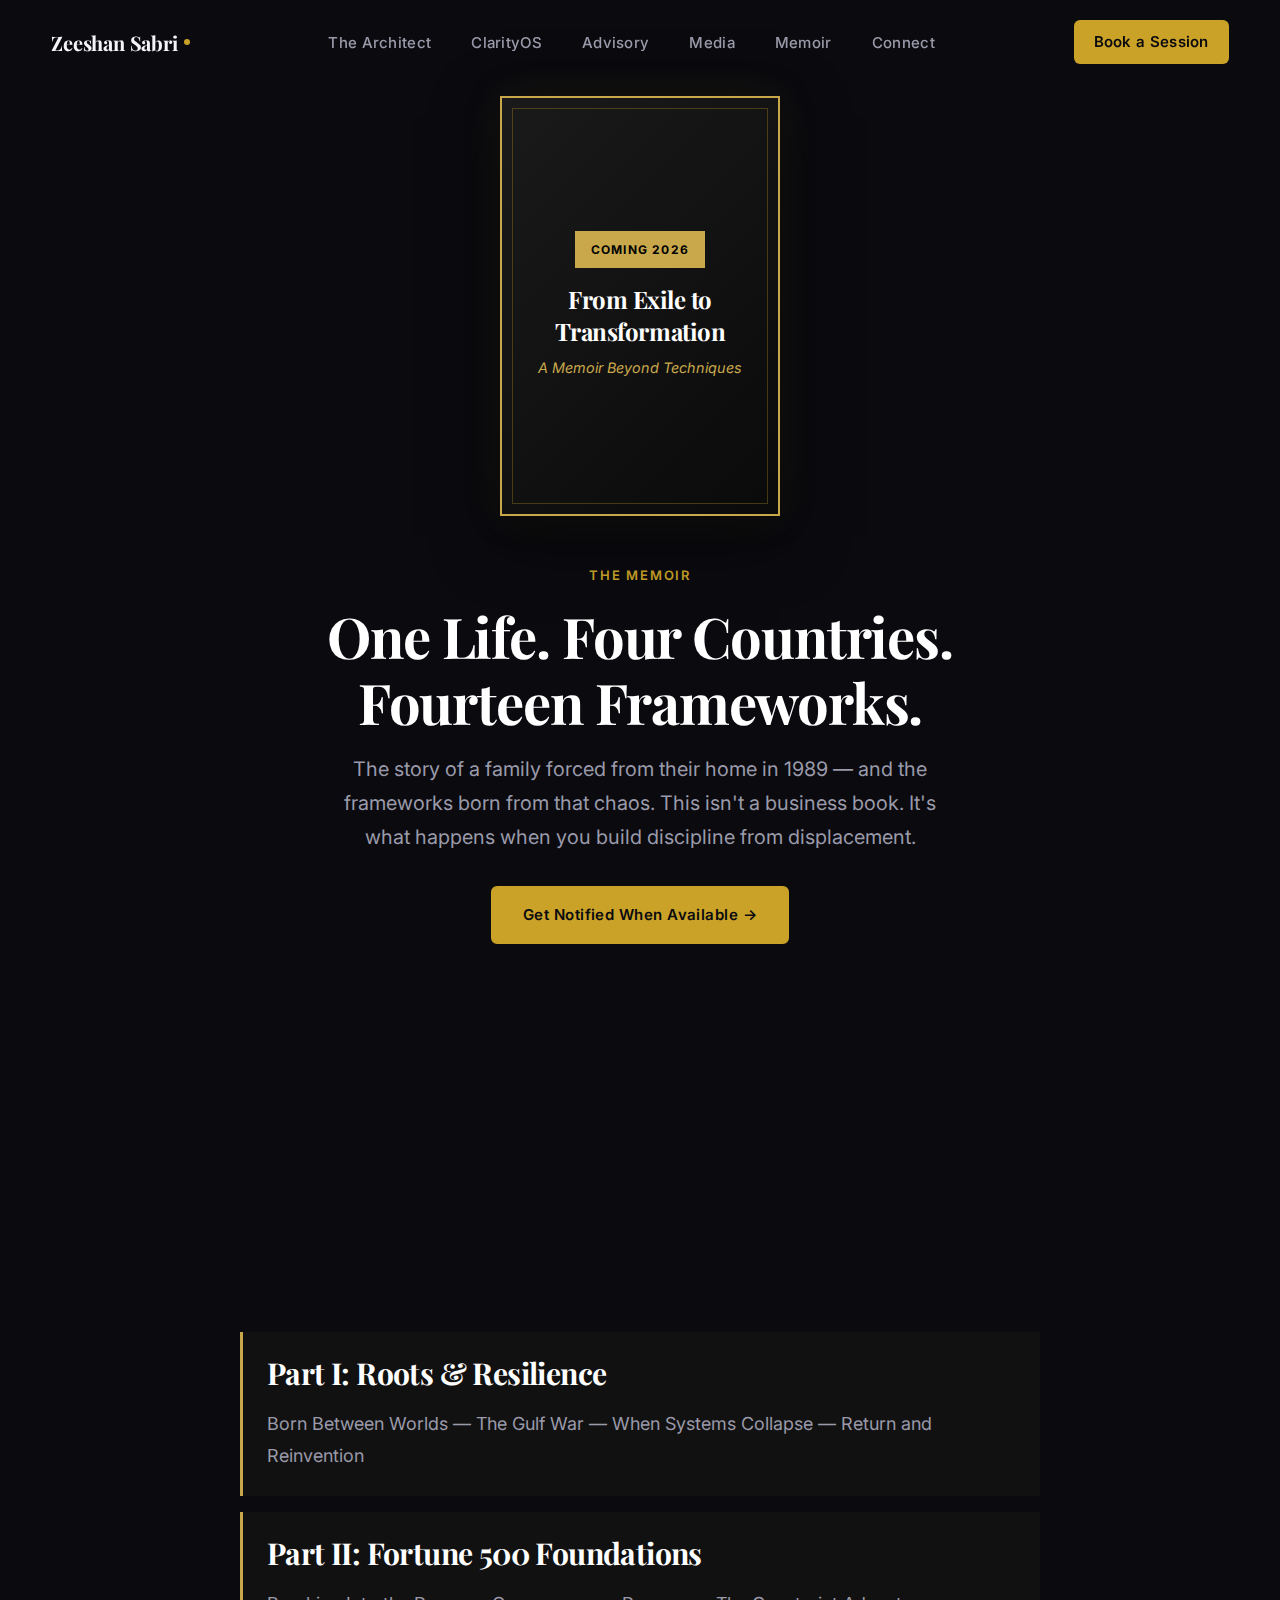
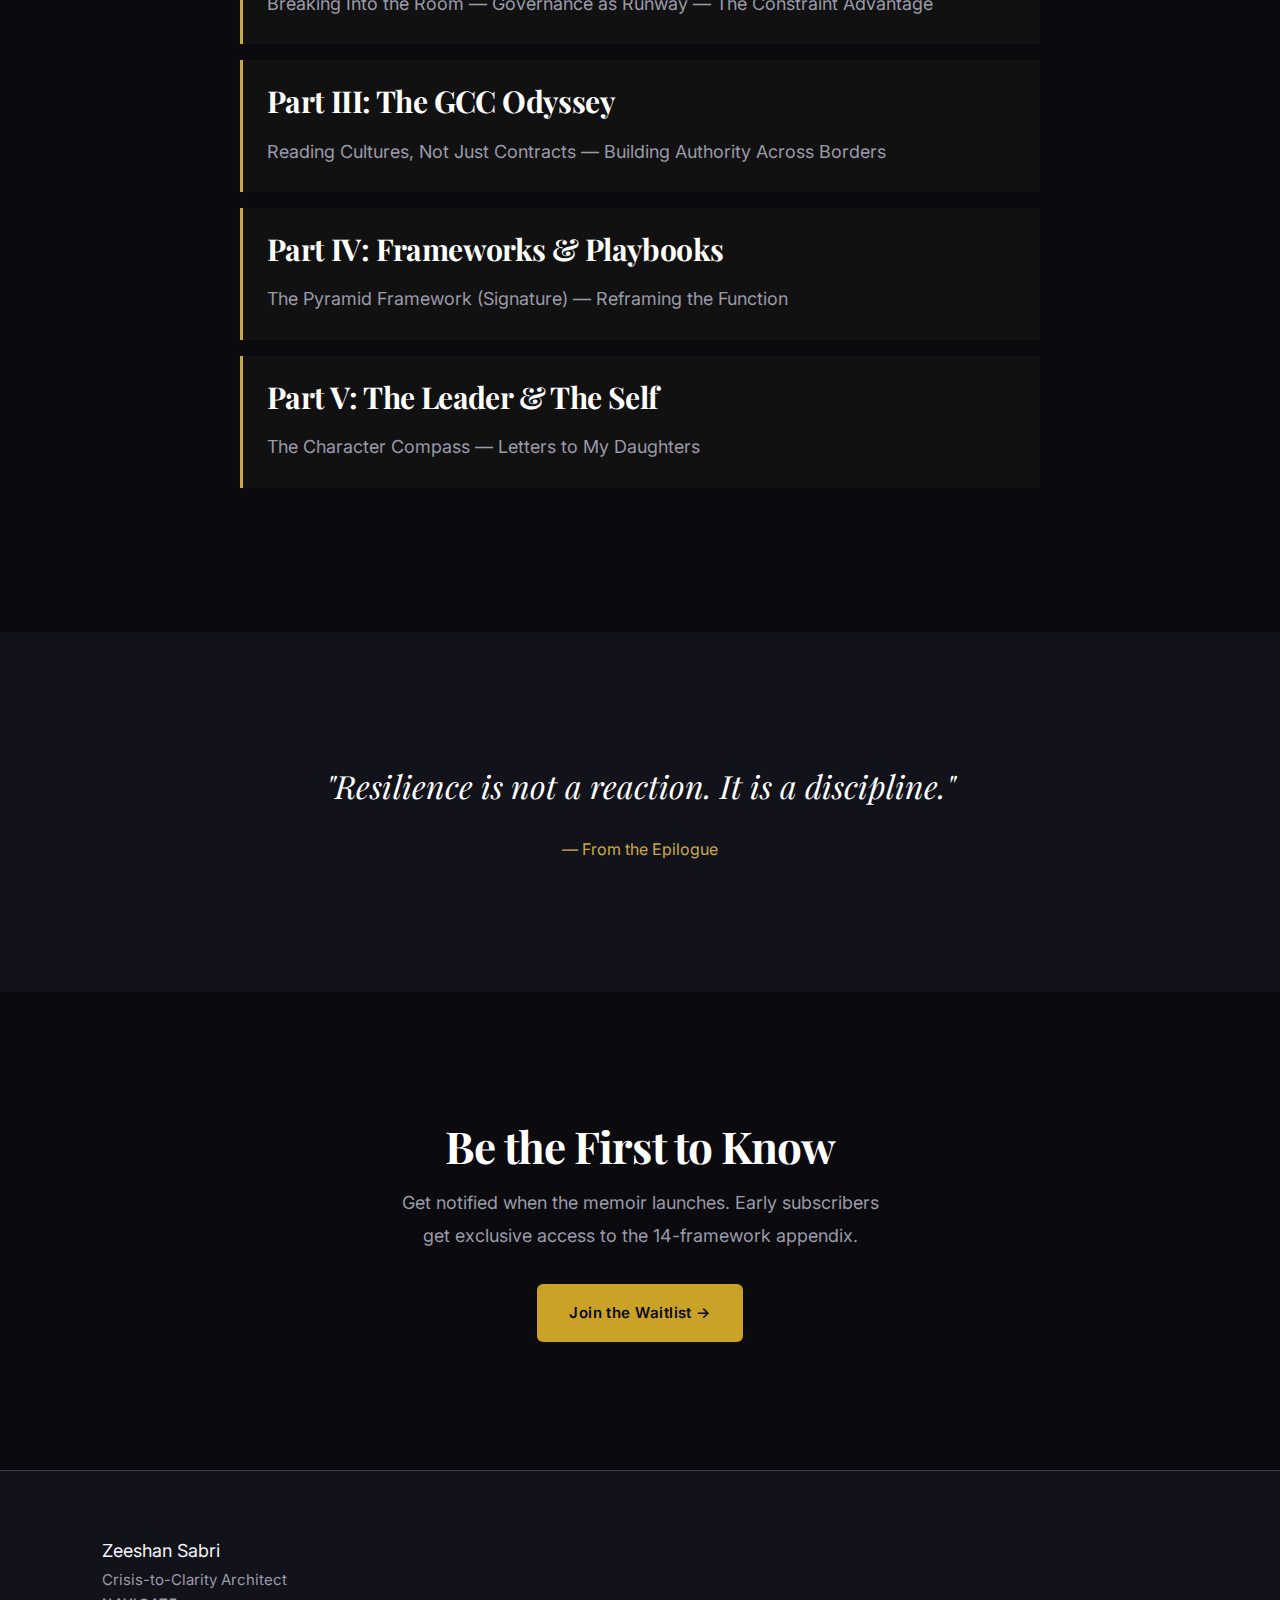
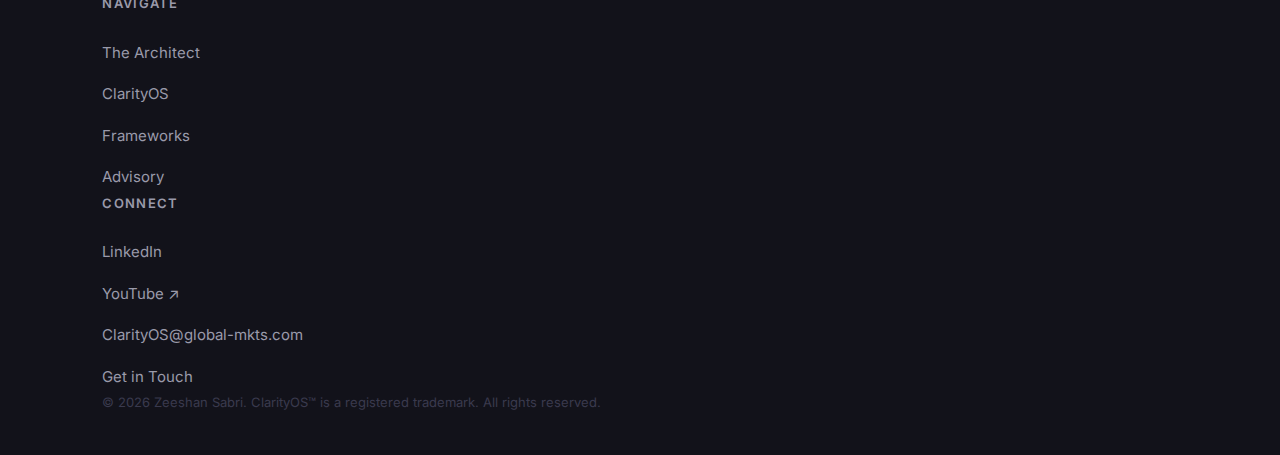
<file: book.html>
<!DOCTYPE html>
<html lang="en">

<head>
  <meta charset="UTF-8" />
  <meta name="viewport" content="width=device-width, initial-scale=1.0" />
  <title>From Exile to Transformation — Memoir | Zeeshan Sabri</title>
  <meta name="description"
    content="From Exile to Transformation: A Memoir Beyond Techniques. The story of crisis, resilience, and building frameworks that actually work. Coming 2026." />
  <link rel="canonical" href="https://architect.global-mkts.com/book.html" />
  <!-- Open Graph -->
  <meta property="og:type" content="website" />
  <meta property="og:title" content="From Exile to Transformation — Memoir" />
  <meta name="twitter:title" content="From Exile to Transformation — Memoir" />
  <meta property="og:description" content="The story of crisis, resilience, and building frameworks that actually work. Coming 2026." />
  <meta property="og:image" content="https://architect.global-mkts.com/assets/images/1000231025.jpg" />
  <meta property="og:url" content="https://architect.global-mkts.com/book.html" />
  <!-- Schema -->
  <script type="application/ld+json">
  {
    "@context": "https://schema.org",
    "@type": "Book",
    "name": "From Exile to Transformation",
    "alternateName": "A Memoir Beyond Techniques",
    "author": {
      "@type": "Person",
      "name": "Zeeshan Sabri"
    },
    "description": "The story of crisis, resilience, and building frameworks that actually work.",
    "datePublished": "2026",
    "publisher": {
      "@type": "Organization",
      "name": "Zeeshan Sabri"
    }
  }
  </script>
  <!-- Fonts -->
  <link rel="preconnect" href="https://fonts.googleapis.com" />
  <link rel="preconnect" href="https://fonts.gstatic.com" crossorigin />
  <link href="https://fonts.googleapis.com/css2?family=Playfair+Display:ital,wght@0,400;0,500;0,600;0,700;1,400;1,500;1,600&family=Inter:wght@300;400;500;600&family=Oswald:wght@400;500;700&display=swap" rel="stylesheet" />
  <link rel="stylesheet" href="css/styles.css" />
  <style>
    .book-hero {
      min-height: 80vh;
      display: flex;
      align-items: center;
      justify-content: center;
      text-align: center;
      padding: 6rem 2rem;
    }
    .book-hero__content {
      max-width: 800px;
    }
    .book-cover {
      width: 280px;
      height: 420px;
      background: linear-gradient(135deg, #1a1a1a 0%, #0a0a0a 100%);
      border: 2px solid #C9A84C;
      margin: 0 auto 3rem;
      display: flex;
      flex-direction: column;
      align-items: center;
      justify-content: center;
      padding: 2rem;
      box-shadow: 0 20px 60px rgba(0,0,0,0.5), 0 0 40px rgba(201,162,39,0.1);
      position: relative;
    }
    .book-cover::before {
      content: '';
      position: absolute;
      top: 10px;
      left: 10px;
      right: 10px;
      bottom: 10px;
      border: 1px solid rgba(201,162,39,0.3);
    }
    .book-badge {
      background: #C9A84C;
      color: #000;
      padding: 0.5rem 1rem;
      font-size: 0.75rem;
      font-weight: 700;
      text-transform: uppercase;
      letter-spacing: 0.1em;
      margin-bottom: 1rem;
    }
    .book-title {
      font-family: 'Playfair Display', serif;
      font-size: 1.5rem;
      color: #fff;
      line-height: 1.3;
      margin-bottom: 0.5rem;
    }
    .book-subtitle {
      font-size: 0.9rem;
      color: #C9A84C;
      font-style: italic;
    }
    .chapter-preview {
      background: #111;
      border-left: 3px solid #C9A84C;
      padding: 1.5rem;
      margin: 1rem 0;
    }
  </style>
</head>

<body class="grid-texture-bg">
  <!-- CRT Scanlines Effect -->
  <div class="scanlines" aria-hidden="true"></div>

  <!-- NAVIGATION -->
  <nav class="nav" role="navigation" aria-label="Main navigation">
    <div class="nav__inner">
      <a href="index.html" class="nav__logo" aria-label="Zeeshan Sabri — Home">
        Zeeshan Sabri
        <span class="nav__logo-dot" aria-hidden="true"></span>
      </a>
      <ul class="nav__links" role="list">
        <li><a href="the-architect.html" class="nav__link">The Architect</a></li>
        <li><a href="clarityos.html" class="nav__link">ClarityOS</a></li>
        <li><a href="advisory.html" class="nav__link">Advisory</a></li>
        <li><a href="media.html" class="nav__link">Media</a></li>
        <li><a href="memoir.html" class="nav__link">Memoir</a></li>
        <li><a href="connect.html" class="nav__link">Connect</a></li>
      </ul>
      <a href="clarityos.html" class="nav__link nav__cta">Book a Session</a>
      <button class="nav__hamburger" aria-label="Open menu" aria-expanded="false" aria-controls="mobile-menu">
        <span></span><span></span><span></span>
      </button>
    </div>
  </nav>

  <!-- Mobile menu -->
  <div class="nav__mobile" id="mobile-menu" role="dialog" aria-label="Mobile navigation" aria-modal="true">
    <a href="the-architect.html" class="nav__mobile-link">The Architect</a>
    <a href="clarityos.html" class="nav__mobile-link">ClarityOS</a>
    <a href="advisory.html" class="nav__mobile-link">Advisory</a>
    <a href="media.html" class="nav__mobile-link">Media</a>
    <a href="memoir.html" class="nav__mobile-link">Memoir</a>
    <a href="connect.html" class="nav__mobile-link">Connect</a>
    <a href="clarityos.html" class="nav__mobile-cta">Book a Session</a>
  </div>

  <!-- BOOK HERO -->
  <section class="book-hero grid-texture">
    <div class="book-hero__content">
      <div class="book-cover">
        <span class="book-badge">Coming 2026</span>
        <h2 class="book-title">From Exile to Transformation</h2>
        <p class="book-subtitle">A Memoir Beyond Techniques</p>
      </div>

      <p class="eyebrow">The Memoir</p>
      <h1 style="font-size: clamp(2rem, 5vw, 3.5rem); color: #fff; margin: 1rem 0; font-family: 'Playfair Display', serif;">One Life. Four Countries. Fourteen Frameworks.</h1>
      <p style="font-size: 1.25rem; color: #9a9aaa; max-width: 600px; margin: 0 auto; line-height: 1.7;">
        The story of a family forced from their home in 1989 — and the frameworks born from that chaos. This isn't a business book. It's what happens when you build discipline from displacement.
      </p>

      <div style="margin-top: 2rem;">
        <a href="connect.html" class="btn btn--primary">Get Notified When Available →</a>
      </div>
    </div>
  </section>

  <!-- THE JOURNEY -->
  <section class="section section--void">
    <div class="container">
      <div class="section-header reveal">
        <p class="eyebrow">The Journey</p>
        <h2>What's Inside</h2>
      </div>

      <div style="max-width: 800px; margin: 0 auto;">
        <div class="chapter-preview">
          <h3 style="color: #fff; margin-bottom: 1rem;">Part I: Roots & Resilience</h3>
          <p style="color: #9a9aaa; line-height: 1.8;">Born Between Worlds — The Gulf War — When Systems Collapse — Return and Reinvention</p>
        </div>

        <div class="chapter-preview">
          <h3 style="color: #fff; margin-bottom: 1rem;">Part II: Fortune 500 Foundations</h3>
          <p style="color: #9a9aaa; line-height: 1.8;">Breaking Into the Room — Governance as Runway — The Constraint Advantage</p>
        </div>

        <div class="chapter-preview">
          <h3 style="color: #fff; margin-bottom: 1rem;">Part III: The GCC Odyssey</h3>
          <p style="color: #9a9aaa; line-height: 1.8;">Reading Cultures, Not Just Contracts — Building Authority Across Borders</p>
        </div>

        <div class="chapter-preview">
          <h3 style="color: #fff; margin-bottom: 1rem;">Part IV: Frameworks & Playbooks</h3>
          <p style="color: #9a9aaa; line-height: 1.8;">The Pyramid Framework (Signature) — Reframing the Function</p>
        </div>

        <div class="chapter-preview">
          <h3 style="color: #fff; margin-bottom: 1rem;">Part V: The Leader & The Self</h3>
          <p style="color: #9a9aaa; line-height: 1.8;">The Character Compass — Letters to My Daughters</p>
        </div>
      </div>
    </div>
  </section>

  <!-- QUOTE -->
  <section class="section section--shadow">
    <div class="container" style="text-align: center;">
      <blockquote style="font-size: clamp(1.5rem, 3vw, 2rem); color: #fff; font-family: 'Playfair Display', serif; font-style: italic; max-width: 800px; margin: 0 auto; line-height: 1.6;">
        "Resilience is not a reaction. It is a discipline."
      </blockquote>
      <p style="color: #C9A84C; margin-top: 1.5rem; font-size: 1rem;">— From the Epilogue</p>
    </div>
  </section>

  <!-- CTA -->
  <section class="section section--void" style="text-align: center;">
    <div class="container">
      <h2 style="color: #fff; margin-bottom: 1rem;">Be the First to Know</h2>
      <p style="color: #9a9aaa; max-width: 500px; margin: 0 auto 2rem;">
        Get notified when the memoir launches. Early subscribers get exclusive access to the 14-framework appendix.
      </p>
      <a href="connect.html" class="btn btn--primary">Join the Waitlist →</a>
    </div>
  </section>

  <!-- FOOTER -->
  <footer class="footer">
    <div class="container">
      <div class="footer__grid">
        <div class="footer__col">
          <a href="index.html" class="footer__logo">Zeeshan Sabri</a>
          <p class="footer__tagline">Crisis-to-Clarity Architect</p>
        </div>
        <div class="footer__col">
          <p class="footer__col-title">Navigate</p>
          <ul class="footer__links" role="list">
            <li><a href="the-architect.html" class="footer__link">The Architect</a></li>
            <li><a href="clarityos.html" class="footer__link">ClarityOS</a></li>
            <li><a href="frameworks.html" class="footer__link">Frameworks</a></li>
            <li><a href="advisory.html" class="footer__link">Advisory</a></li>
          </ul>
        </div>
        <div class="footer__col">
          <p class="footer__col-title">Connect</p>
          <ul class="footer__links" role="list">
            <li><a href="https://linkedin.com/in/zeeshan-sabri?utm_source=website&utm_medium=footer&utm_campaign=social" class="footer__link" target="_blank">LinkedIn</a></li>
            <li><a href="https://www.youtube.com/@ZeeshanSabri83?utm_source=website&utm_medium=footer&utm_campaign=social" class="footer__link" target="_blank">YouTube ↗</a></li>
            <li><a href="mailto:ClarityOS@global-mkts.com" class="footer__link">ClarityOS@global-mkts.com</a></li>
            <li><a href="connect.html" class="footer__link">Get in Touch</a></li>
          </ul>
        </div>
      </div>
      <div class="footer__bottom">
        <p class="footer__copyright">
          &copy; 2026 Zeeshan Sabri. ClarityOS™ is a registered trademark. All rights reserved.
        </p>
      </div>
    </div>
  </footer>

  <script src="js/main.js"></script>
</body>
</html>
</file>
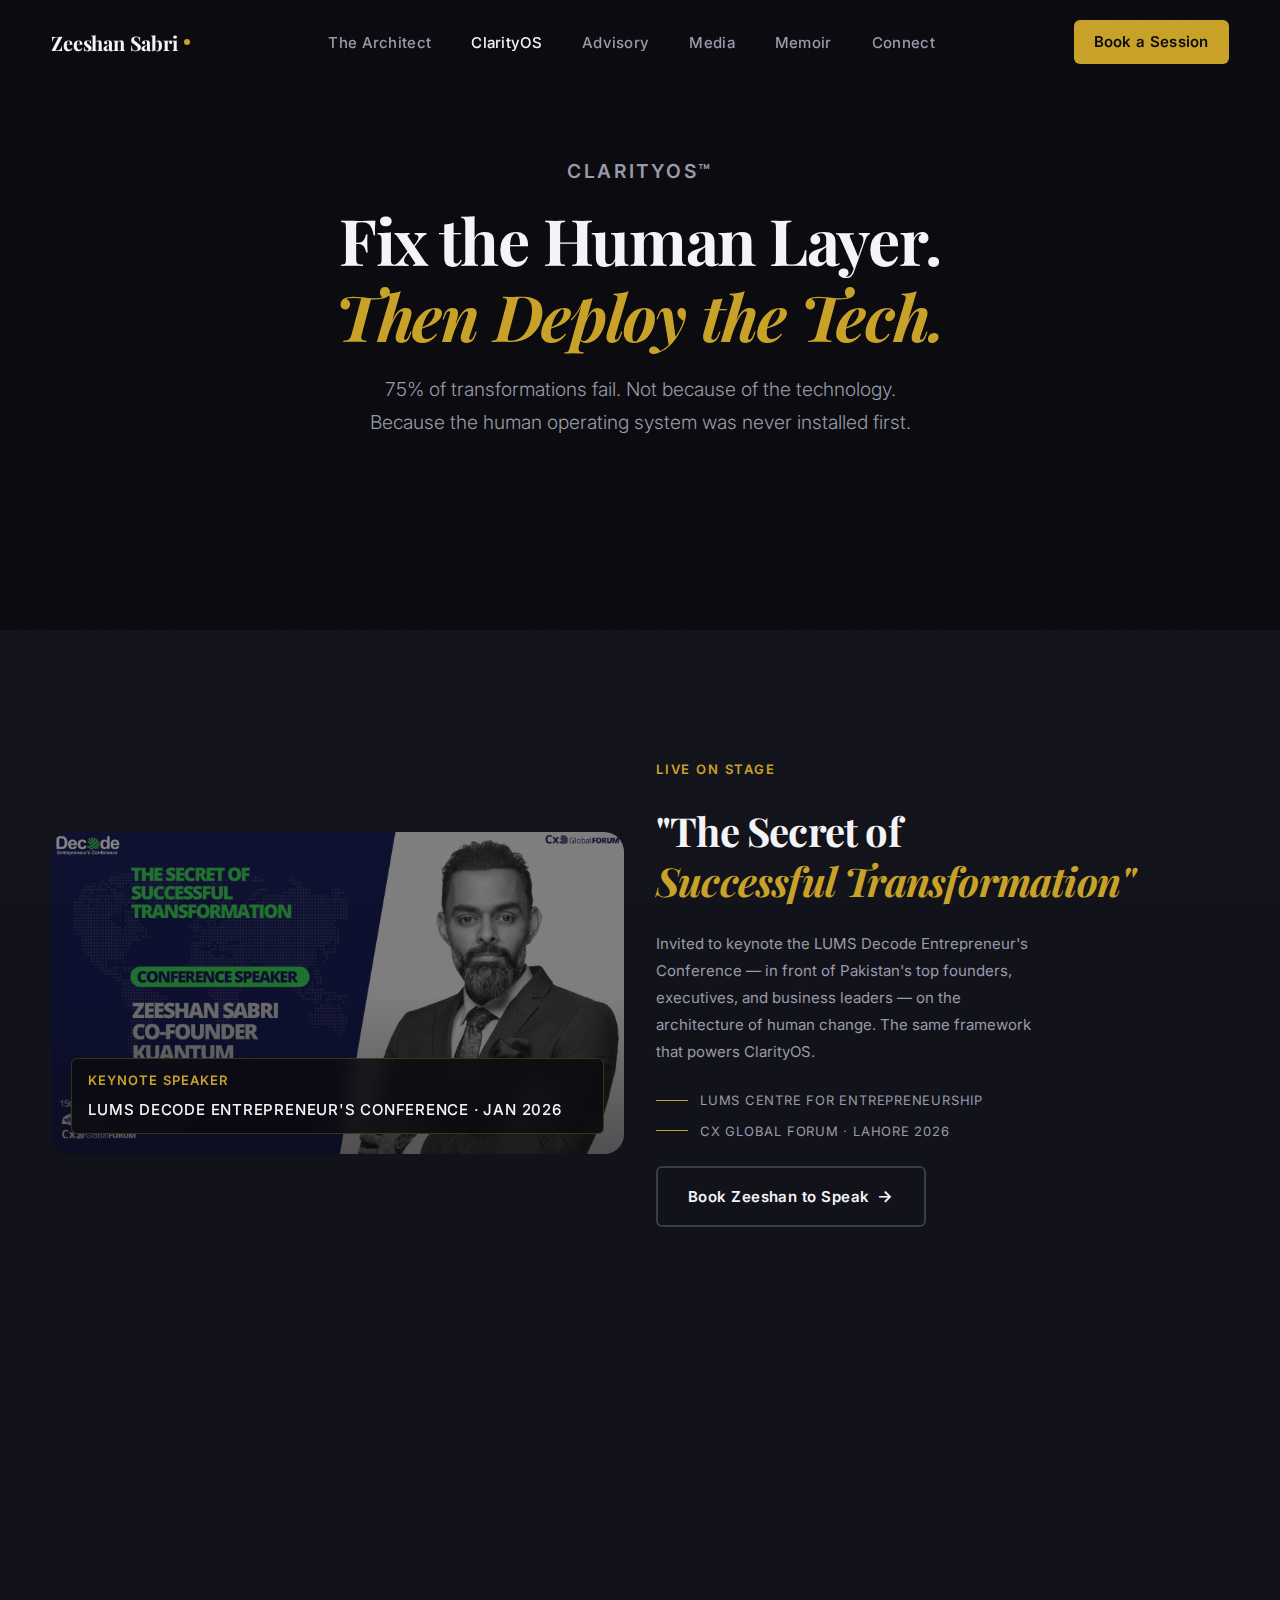
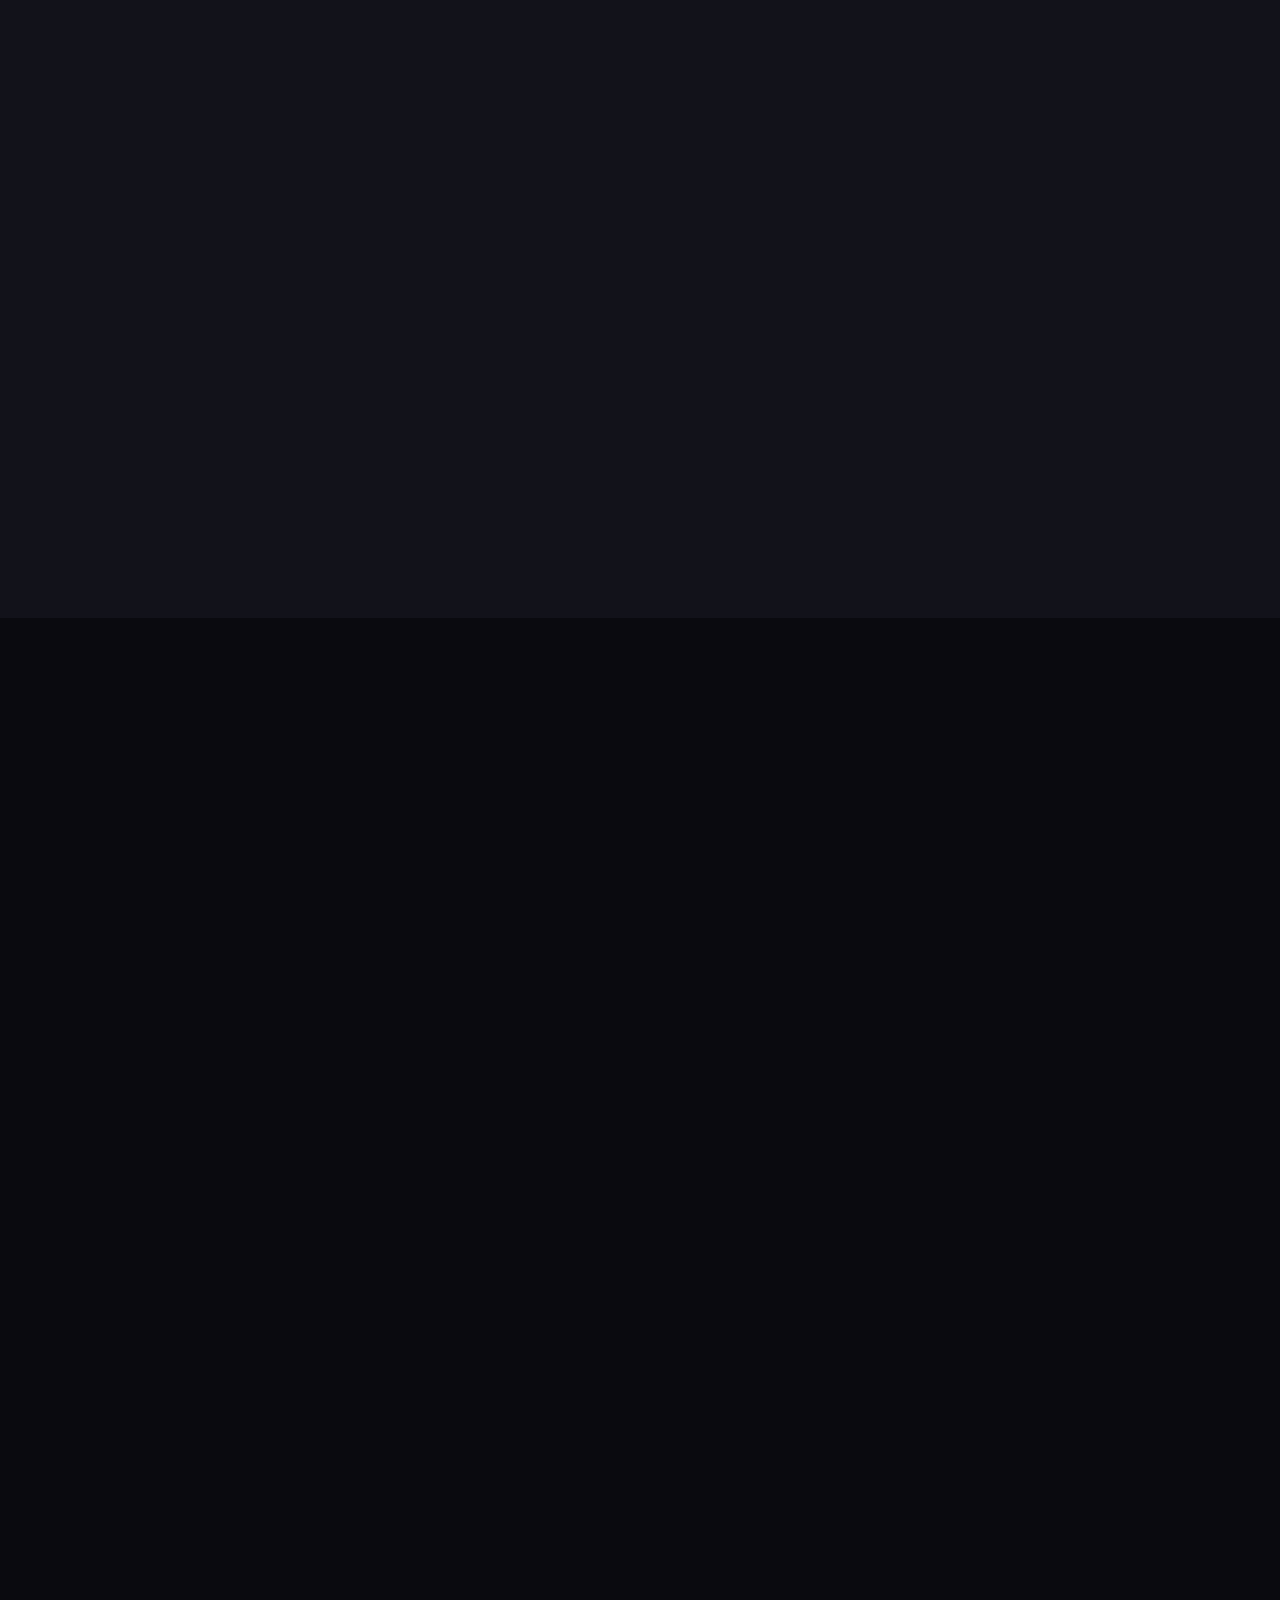
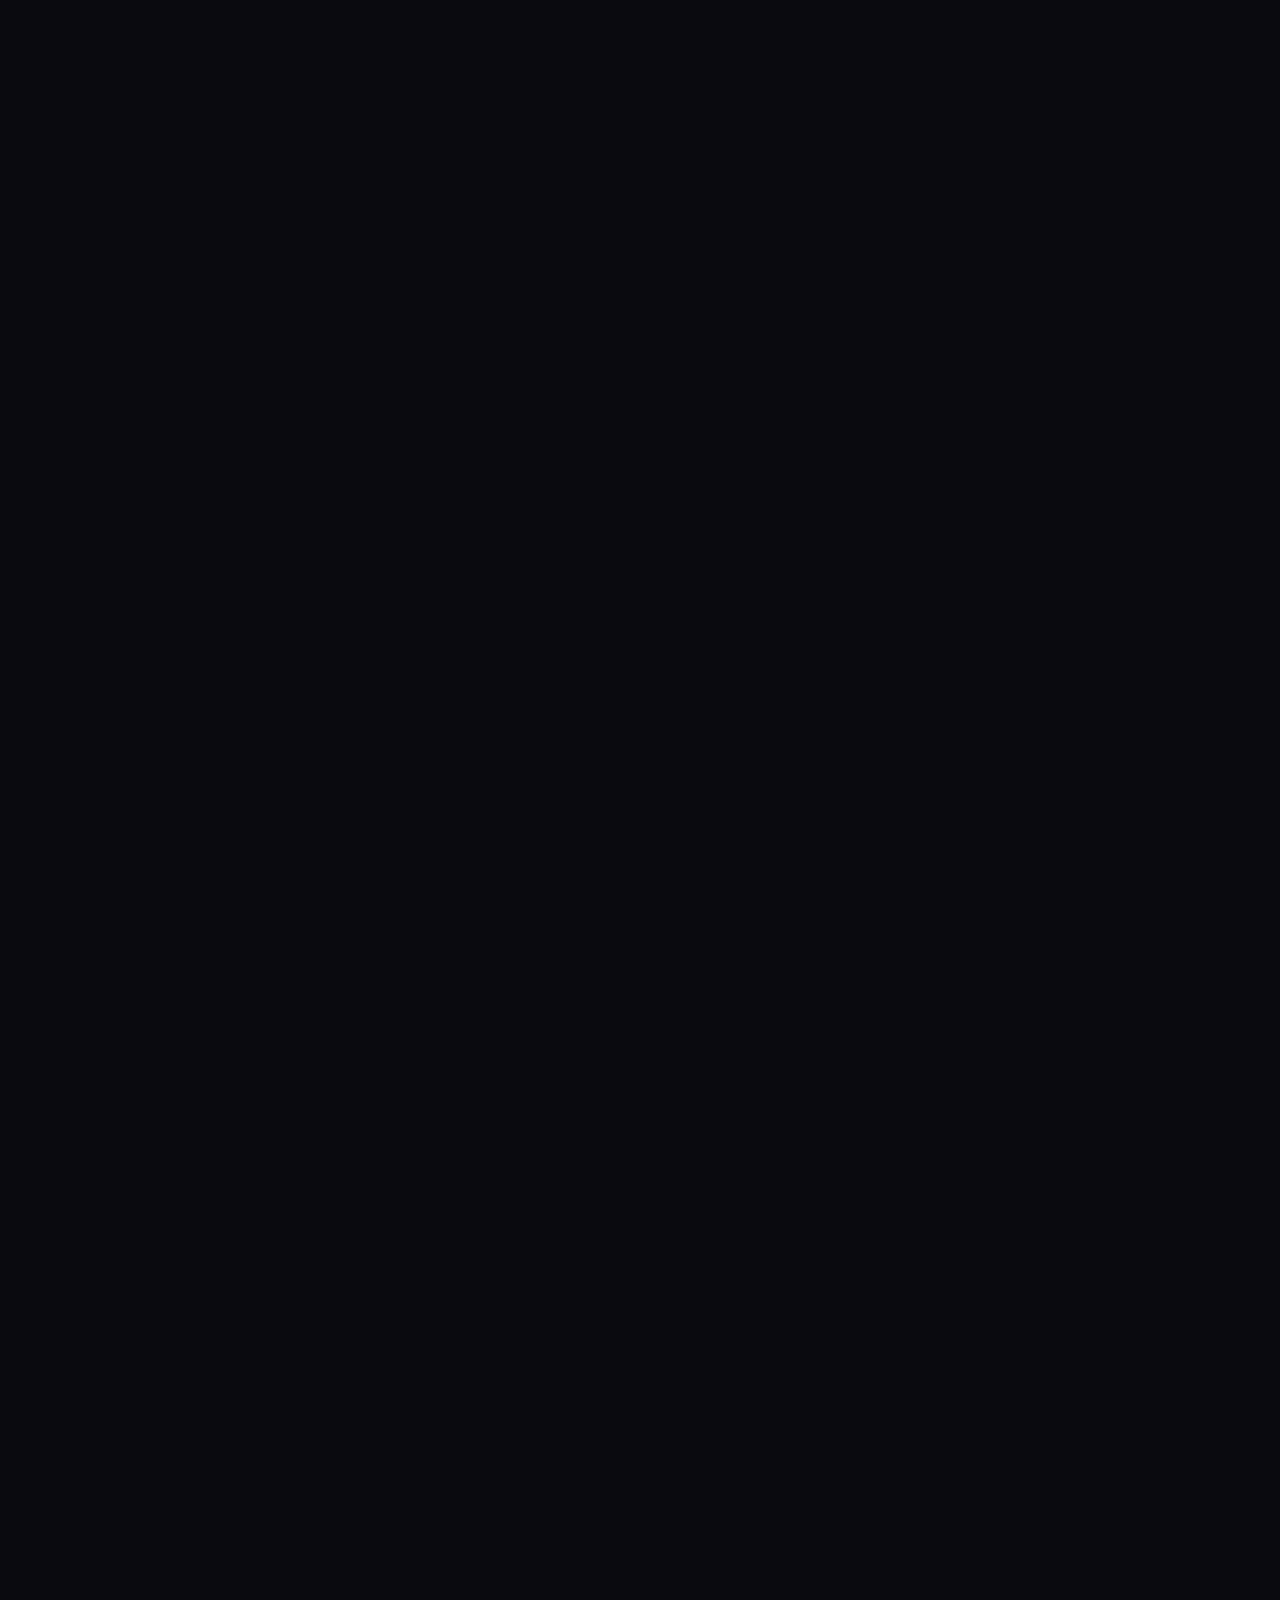
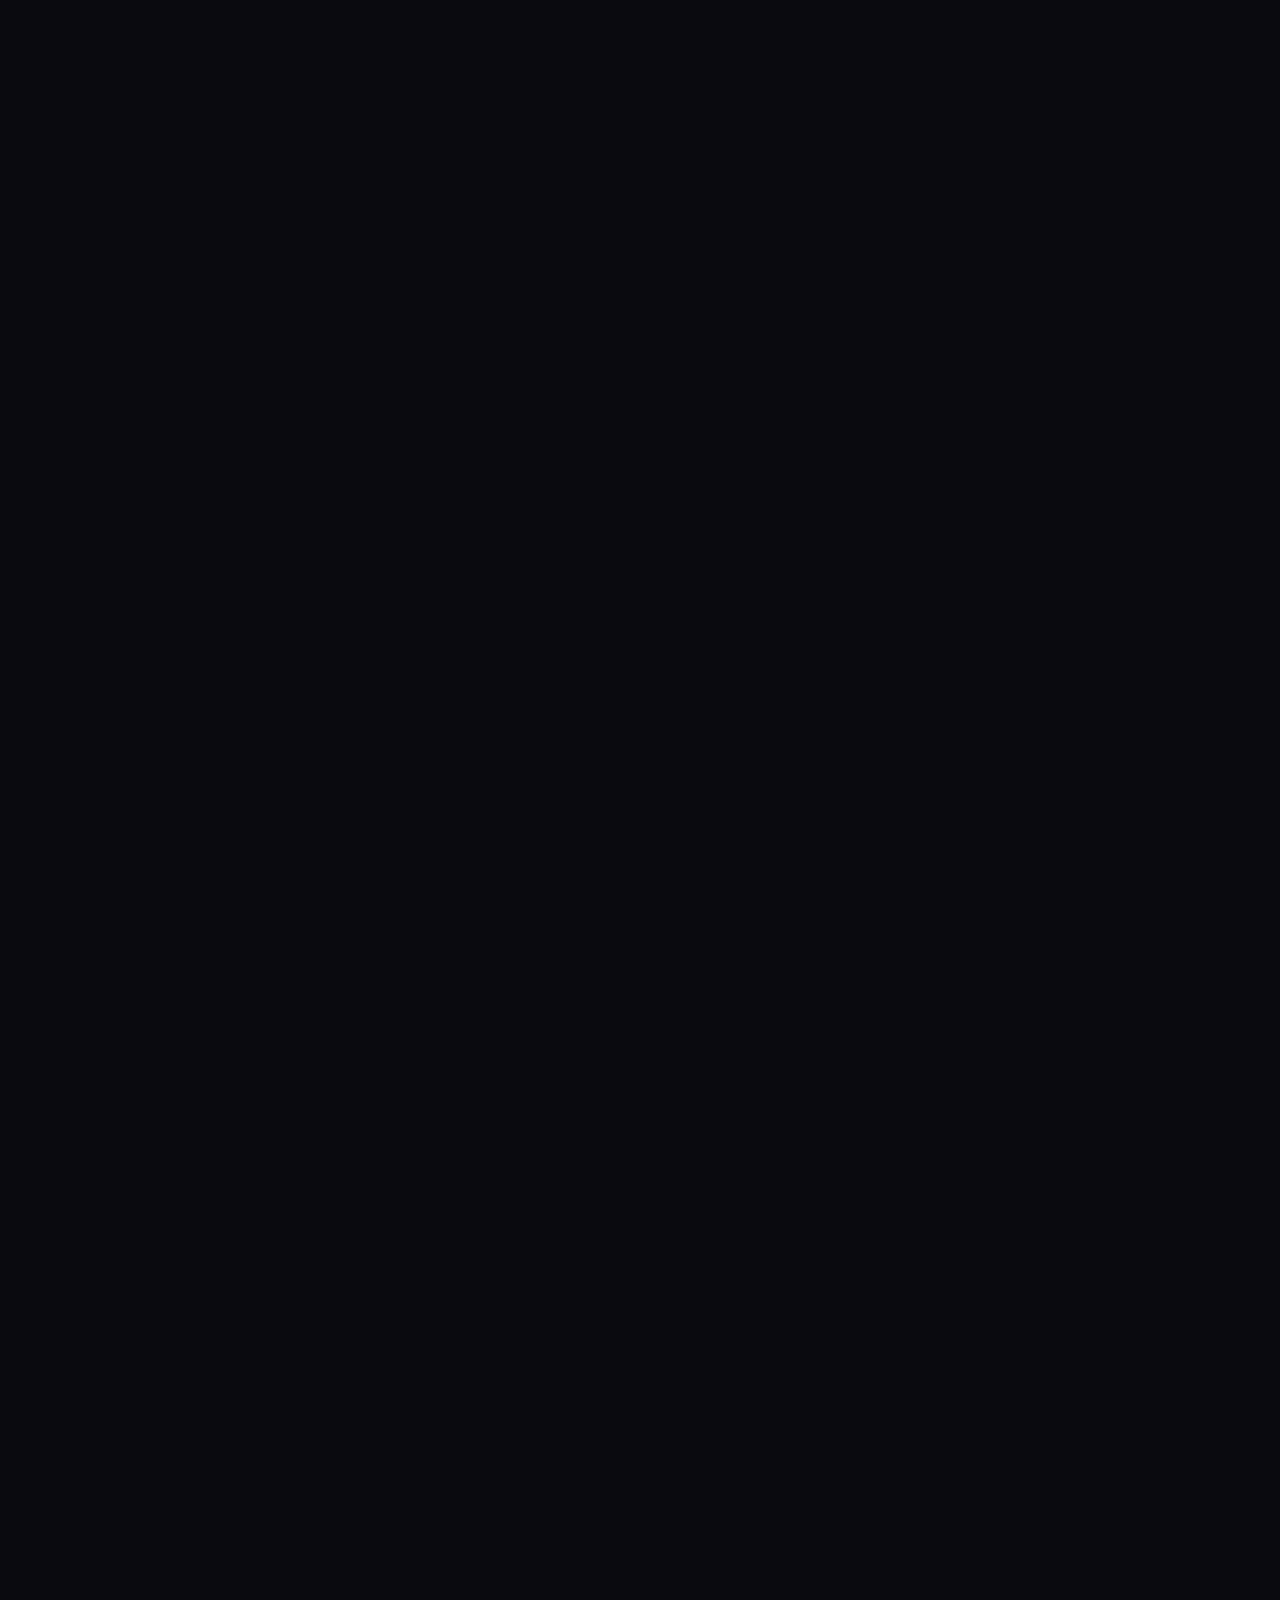
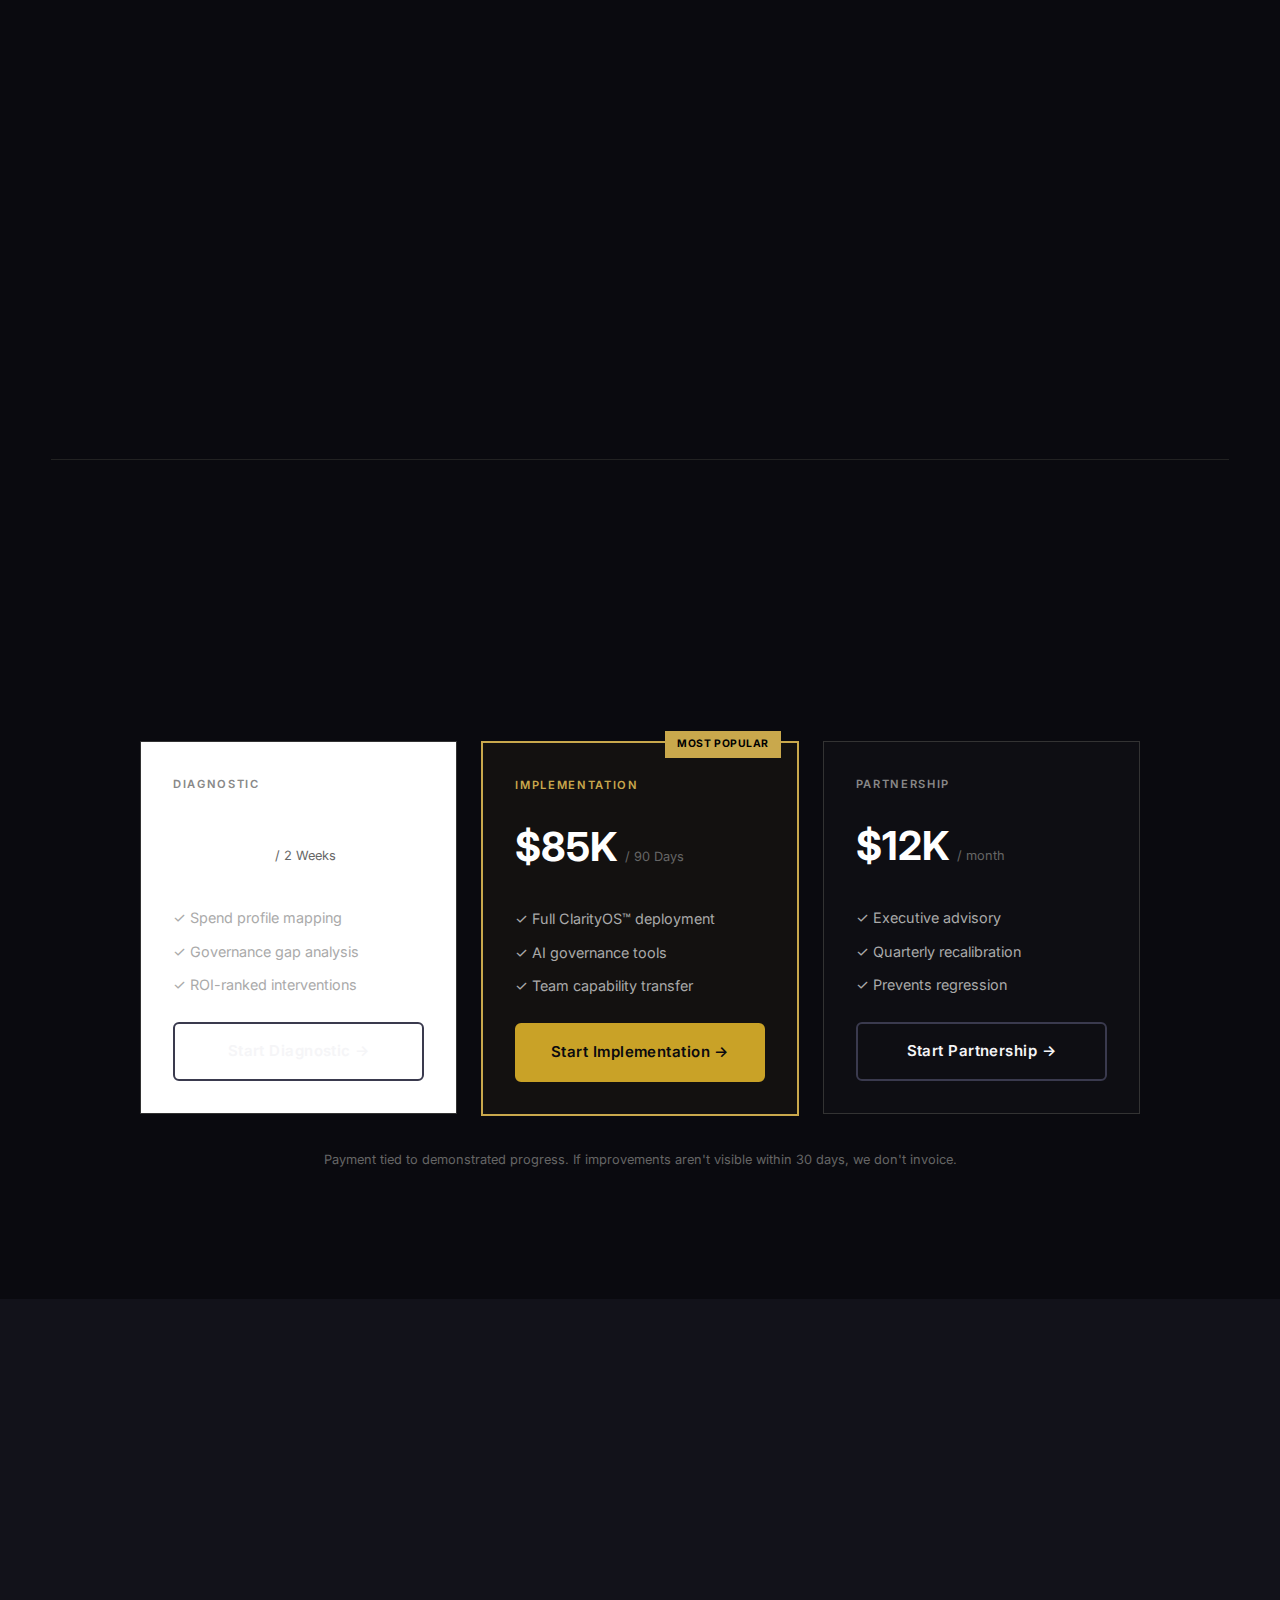
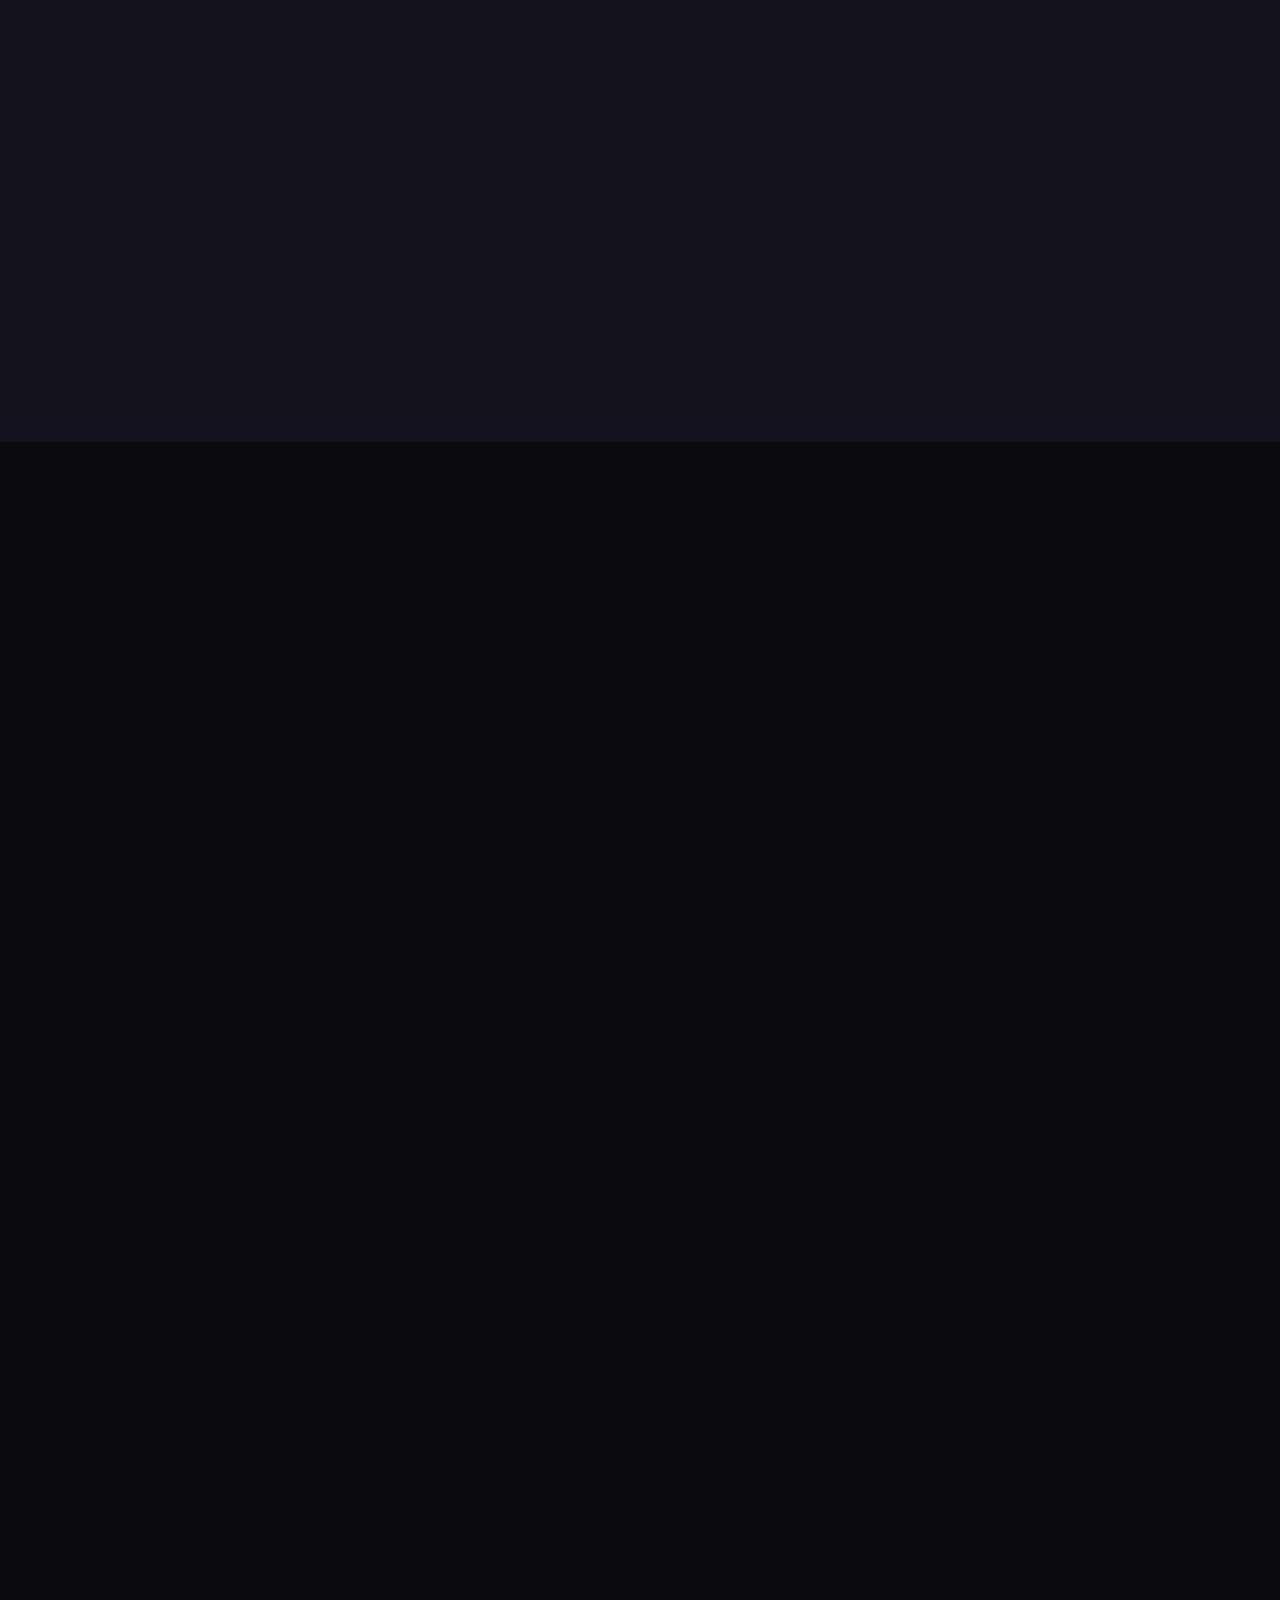
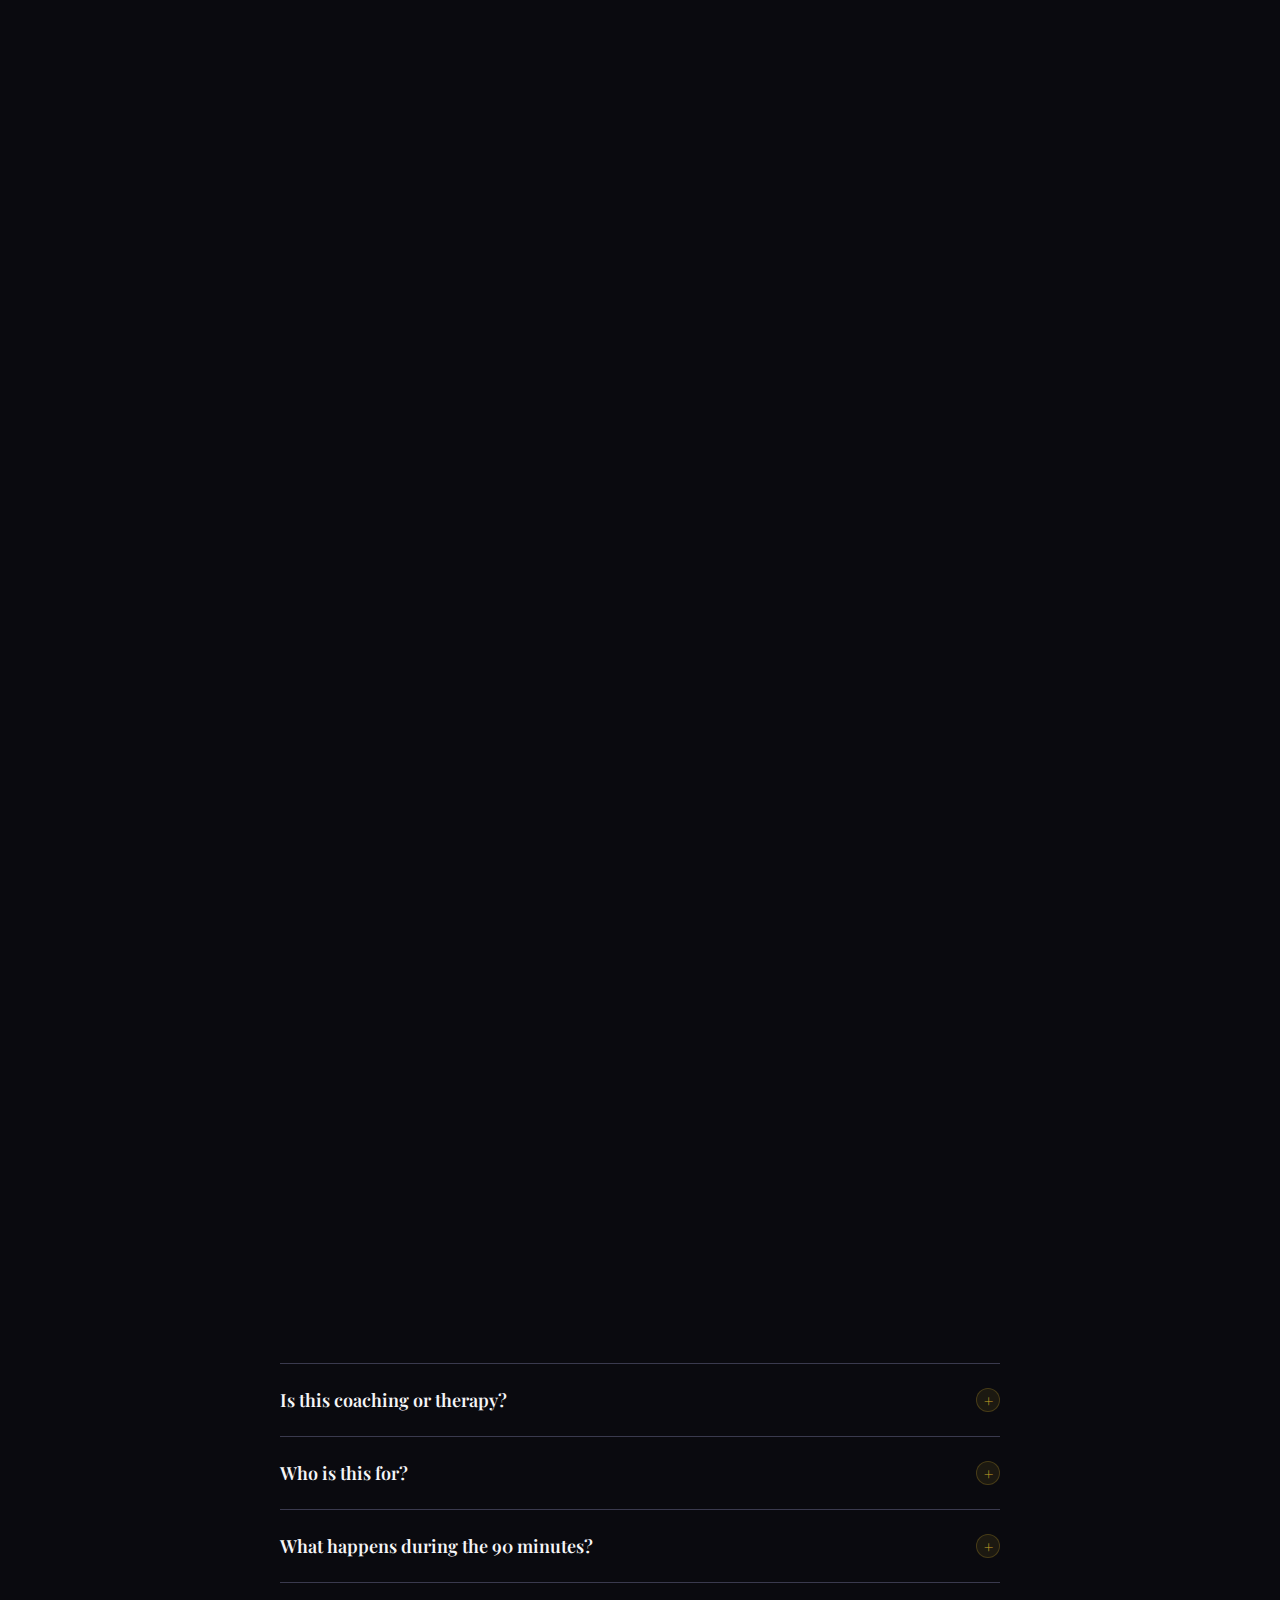
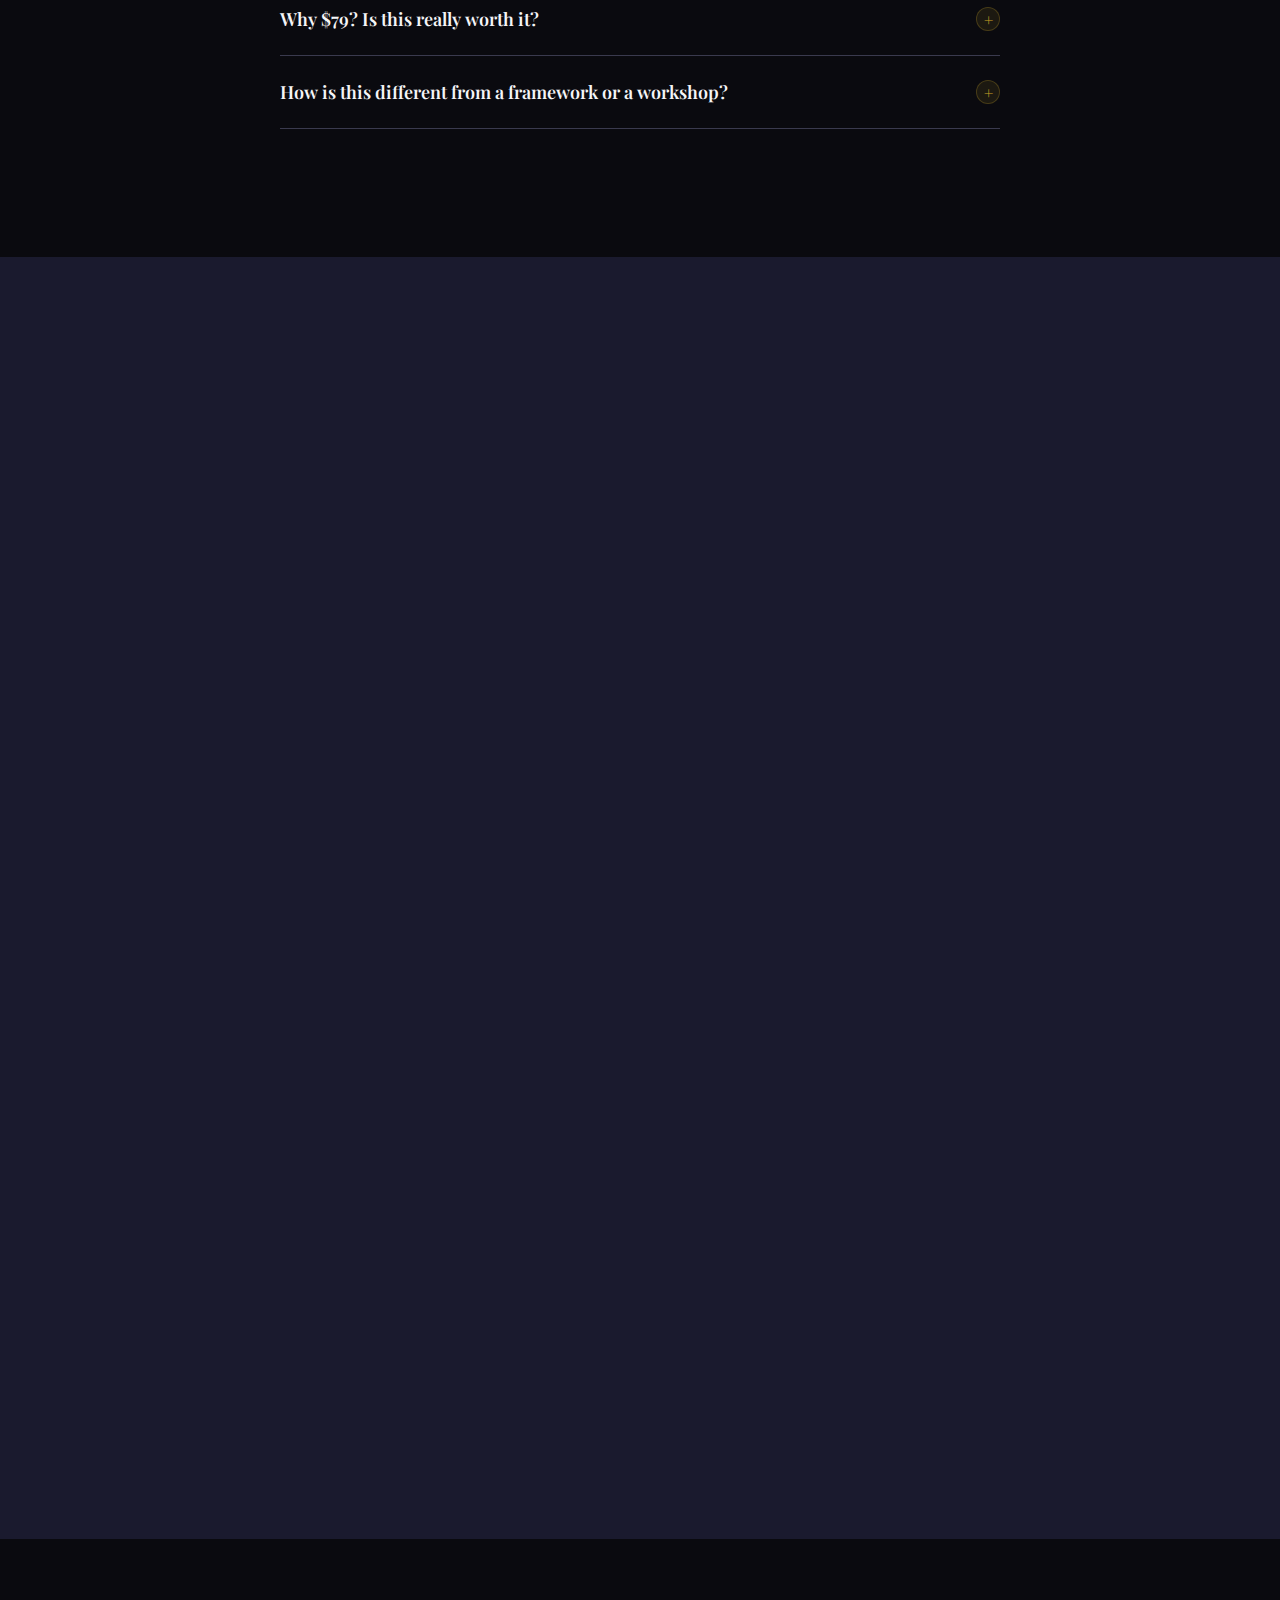
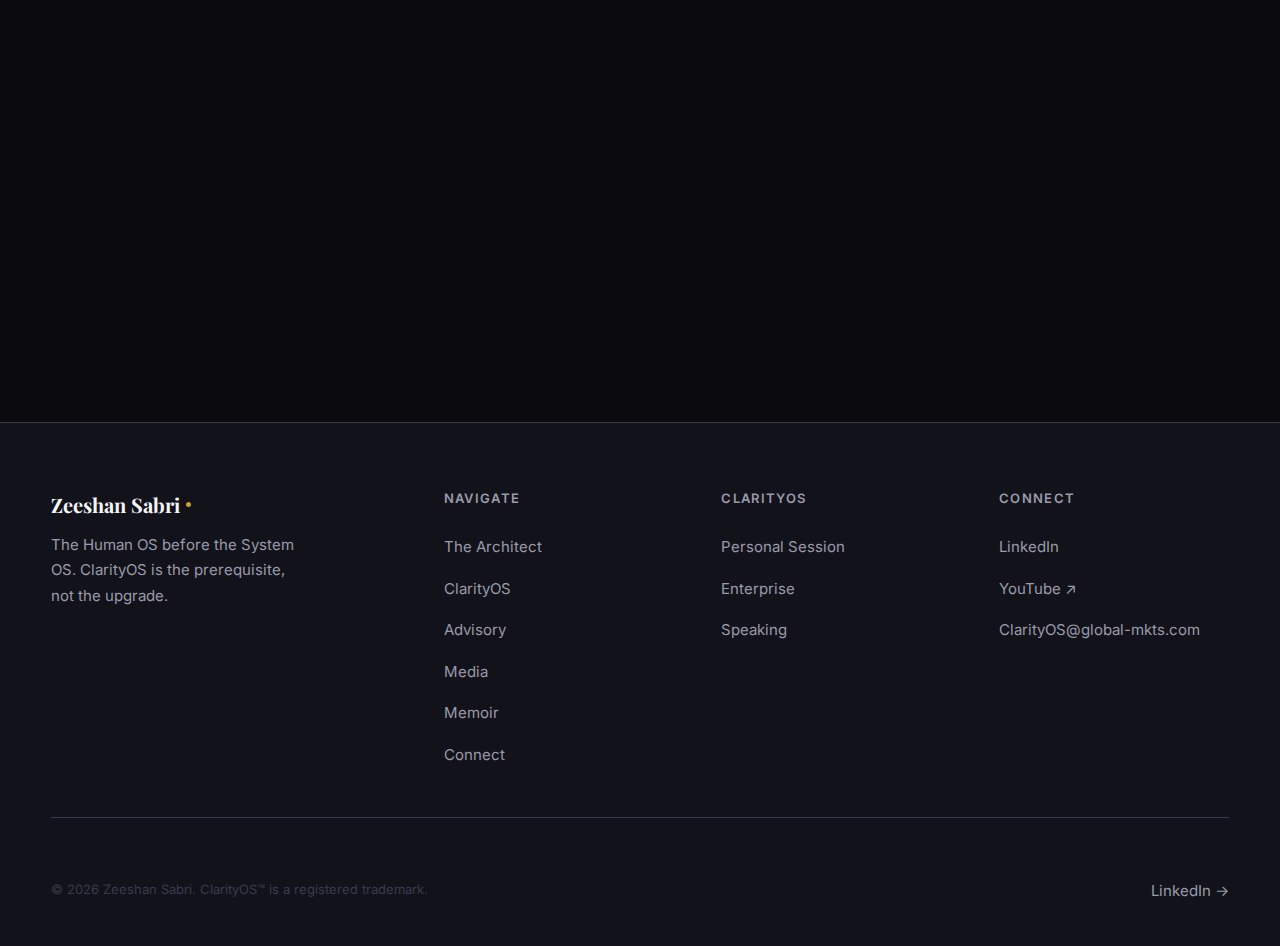
<file: clarityos.html>
<!DOCTYPE html>
<html lang="en">

<head>
  <meta charset="UTF-8" />
  <meta name="viewport" content="width=device-width, initial-scale=1.0" />
  <title>ClarityOS — Install the Human Operating System | Zeeshan Sabri</title>
  <meta name="description"
    content="ClarityOS is the human operating system that makes every transformation initiative finally hold. Book a 90-minute personal session for $79, or explore the 90-day enterprise engagement." />
  <!-- Open Graph -->
  <meta property="og:type" content="website" />
  <meta property="og:title" content="ClarityOS — Install the Human Operating System" />
  <meta property="og:description"
    content="Your transformation keeps failing for one reason. It's not the technology. It's the human operating system that was never installed first." />
  <meta property="og:image" content="https://architect.global-mkts.com/assets/images/1000231025.jpg" />
  <meta property="og:url" content="https://architect.global-mkts.com/clarityos.html" />
  <!-- Twitter Card -->
  <meta name="twitter:card" content="summary_large_image" />
  <meta name="twitter:title" content="ClarityOS — Install the Human Operating System" />
  <meta name="twitter:description" content="Your transformation keeps failing for one reason." />
  <meta name="twitter:image" content="https://architect.global-mkts.com/assets/images/1000231025.jpg" />
  <!-- Fonts -->
  <link rel="preconnect" href="https://fonts.googleapis.com" />
  <link rel="preconnect" href="https://fonts.gstatic.com" crossorigin />
  <link
    href="https://fonts.googleapis.com/css2?family=Playfair+Display:ital,wght@0,400;0,500;0,600;0,700;1,400;1,500;1,600&family=Inter:wght@300;400;500;600&display=swap"
    rel="stylesheet" />
  <link rel="stylesheet" href="css/styles.css" />

  <!-- Google Analytics 4 — REPLACE G-XXXXXXXXXX with your Measurement ID -->
  <!-- Create property at https://analytics.google.com → Admin → Create Property -->
  <script async src="https://www.googletagmanager.com/gtag/js?id=G-XXXXXXXXXX"></script>
  <script>
    window.dataLayer = window.dataLayer || [];
    function gtag(){dataLayer.push(arguments);}
    gtag('js', new Date());
    gtag('config', 'G-XXXXXXXXXX');
  </script>

  <!-- Structured Data — Person + Organization -->
  <script type="application/ld+json">
  {
    "@context": "https://schema.org",
    "@type": "Person",
    "name": "Zeeshan Sabri",
    "url": "https://architect.global-mkts.com",
    "image": "https://architect.global-mkts.com/assets/images/1000231025.jpg",
    "jobTitle": "Founder of ClarityOS™, Transformation Architect",
    "worksFor": {
      "@type": "Organization",
      "name": "Global Markets Technologies LLC",
      "url": "https://global-mkts.com"
    },
    "sameAs": [
      "https://linkedin.com/in/zeeshan-sabri",
      "https://www.youtube.com/@ZeeshanSabri83"
    ],
    "description": "Founder of ClarityOS™ — the operating system for transformation. Author, advisor, and transformation architect serving the GCC and beyond.",
    "knowsAbout": ["Transformation", "ClarityOS", "Executive Advisory", "Procurement", "Digital Governance"]
  }
  </script>
</head>

<body>

  <div class="grain" aria-hidden="true"></div>

  <!-- ── NAVIGATION ── -->
  <nav class="nav" role="navigation" aria-label="Main navigation">
    <div class="nav__inner">
      <a href="index.html" class="nav__logo" aria-label="Zeeshan Sabri — Home">
        Zeeshan Sabri <span class="nav__logo-dot" aria-hidden="true"></span>
      </a>
      <ul class="nav__links" role="list">
        <li><a href="the-architect.html" class="nav__link">The Architect</a></li>
        <li><a href="clarityos.html" class="nav__link" aria-current="page">ClarityOS</a></li>
        <li><a href="advisory.html" class="nav__link">Advisory</a></li>
        <li><a href="media.html" class="nav__link">Media</a></li>
        <li><a href="memoir.html" class="nav__link">Memoir</a></li>
        <li><a href="connect.html" class="nav__link">Connect</a></li>
      </ul>
      <a href="clarityos.html" class="nav__link nav__cta">Book a Session</a>
      <button class="nav__hamburger" aria-label="Open menu" aria-expanded="false" aria-controls="mobile-menu">
        <span></span><span></span><span></span>
      </button>
    </div>
  </nav>
  <div class="nav__mobile" id="mobile-menu" role="dialog" aria-label="Mobile navigation" aria-modal="true">
    <a href="the-architect.html" class="nav__mobile-link">The Architect</a>
    <a href="clarityos.html" class="nav__mobile-link">ClarityOS</a>
    <a href="advisory.html" class="nav__mobile-link">Advisory</a>
    <a href="media.html" class="nav__mobile-link">Media</a>
    <a href="memoir.html" class="nav__mobile-link">Memoir</a>
    <a href="connect.html" class="nav__mobile-link">Connect</a>
    <a href="clarityos.html" class="nav__mobile-cta">Book a Session</a>
  </div>


  <!-- ============================================================
     HERO
     ============================================================ -->
  <section class="section section--void" style="padding-top:clamp(7rem,12vw,10rem)">
    <div class="container">
      <div class="section-header reveal" style="max-width:72ch">
        <p class="eyebrow">ClarityOS™</p>
        <h1 style="font-size:var(--size-h1)">Fix the Human Layer.<br /><em
            style="color:var(--wisdom);font-style:italic">Then Deploy the Tech.</em></h1>
        <p class="lead" style="margin-top:1.25rem">
          75% of transformations fail. Not because of the technology.<br />
          Because the human operating system was never installed first.
        </p>
      </div>
    </div>
  </section>


  <!-- ============================================================
     SPEAKER CREDIBILITY MOMENT — LUMS keynote
     ============================================================ -->
  <section class="section section--shadow" aria-label="Zeeshan Sabri keynote speaker — LUMS Entrepreneur's Conference">
    <div class="container">

      <div class="speaker-strip reveal">

        <!-- Speaker card image -->
        <div class="speaker-strip__image">
          <img src="assets/images/1000221156.jpg"
            alt="Zeeshan Sabri — Conference Speaker, The Secret of Successful Transformation, LUMS Lahore"
            style="width:100%;height:100%;object-fit:cover;object-position:top center;filter:brightness(0.55) contrast(0.9)"
            loading="eager" />
          <div class="speaker-strip__label">
            <p
              style="font-size:var(--size-xs);font-weight:600;color:var(--wisdom);letter-spacing:0.08em;text-transform:uppercase;margin-bottom:0.25rem">
              Keynote Speaker</p>
            <p style="font-size:var(--size-sm);color:var(--dawn);font-weight:500">LUMS Decode Entrepreneur's Conference
              · Jan 2026</p>
          </div>
        </div>

        <!-- Context copy -->
        <div style="display:flex;flex-direction:column;justify-content:center;gap:1.5rem">
          <p class="eyebrow">Live on Stage</p>
          <h2
            style="font-family:'Playfair Display',serif;font-size:clamp(1.75rem,3.5vw,2.5rem);font-weight:700;color:var(--dawn);line-height:1.25">
            "The Secret of<br /><em style="color:var(--wisdom);font-style:italic">Successful Transformation"</em>
          </h2>
          <p style="font-size:var(--size-sm);color:var(--muted);line-height:1.8;max-width:44ch">
            Invited to keynote the LUMS Decode Entrepreneur's Conference — in front of Pakistan's top founders,
            executives, and business leaders — on the architecture of human change. The same framework that powers
            ClarityOS.
          </p>
          <div style="display:flex;flex-direction:column;gap:0.5rem">
            <div style="display:flex;align-items:center;gap:0.75rem">
              <span style="width:2rem;height:1px;background:var(--wisdom);display:block"></span>
              <span
                style="font-size:var(--size-xs);color:var(--muted);letter-spacing:0.06em;text-transform:uppercase">LUMS
                Centre for Entrepreneurship</span>
            </div>
            <div style="display:flex;align-items:center;gap:0.75rem">
              <span style="width:2rem;height:1px;background:var(--wisdom);display:block"></span>
              <span
                style="font-size:var(--size-xs);color:var(--muted);letter-spacing:0.06em;text-transform:uppercase">CX
                Global Forum · Lahore 2026</span>
            </div>
          </div>
          <div>
            <a href="connect.html" class="btn btn--ghost" style="align-self:flex-start">
              Book Zeeshan to Speak <span class="btn__arrow" aria-hidden="true">→</span>
            </a>
          </div>
        </div>

      </div>

    </div>
  </section>


  <!-- ============================================================
     THE RECOGNITION MOMENT — interior monologue quotes
     ============================================================ -->
  <section class="section section--shadow" aria-label="Common transformation pain points">
    <div class="container">

      <p class="eyebrow reveal" style="text-align:center;margin-bottom:3rem">You've heard yourself say this</p>

      <div class="grid-3 stagger" style="gap:1.5rem">

        <div class="pull-quote reveal">
          <p class="pull-quote__text">"I know what the right decision is. I just can't seem to commit to it and hold the
            line."</p>
          <p class="pull-quote__attribution">— Every leader before ClarityOS</p>
        </div>

        <div class="pull-quote reveal">
          <p class="pull-quote__text">"We've spent millions on the ERP. The system is live. But nothing has actually
            changed in how we operate."</p>
          <p class="pull-quote__attribution">— Every CTO after the go-live</p>
        </div>

        <div class="pull-quote reveal">
          <p class="pull-quote__text">"My people know what to do. They just don't do it. I don't know how to install the
            discipline."</p>
          <p class="pull-quote__attribution">— Every executive in firefighting mode</p>
        </div>

      </div>

      <div class="flex-center mt-6 reveal">
        <div style="text-align:center;max-width:60ch">
          <p
            style="font-family:'Playfair Display',serif;font-size:clamp(1.25rem,2.5vw,1.875rem);font-weight:600;color:var(--dawn);line-height:1.4">
            These are not strategy problems. They are not technology problems.<br />
            They are <span style="color:var(--wisdom)">Human OS problems.</span>
          </p>
        </div>
      </div>

    </div>
  </section>


  <!-- ============================================================
     AFTER 90 DAYS — What Changes micro-section
     ============================================================ -->
  <section class="section section--void" aria-label="What changes after ClarityOS">
    <div class="container">

      <div class="section-header reveal" style="text-align:center">
        <p class="eyebrow">The Difference</p>
        <h2>After 90 Days</h2>
        <p style="max-width:52ch;margin-inline:auto">This is not another framework that fades after the workshop ends.
          Here is what measurably shifts.</p>
      </div>

      <div class="grid-3 stagger" style="gap:1.5rem;margin-top:3rem">

        <div class="pull-quote reveal" style="text-align:left">
          <div style="margin-bottom:1.25rem;line-height:0" aria-hidden="true">
            <!-- Zap / speed icon -->
            <svg width="28" height="28" viewBox="0 0 24 24" fill="none" stroke="var(--wisdom)" stroke-width="1.5"
              stroke-linecap="round" stroke-linejoin="round">
              <path d="M13 2L3 14h9l-1 8 10-12h-9l1-8z" />
            </svg>
          </div>
          <h3 style="font-family:'Playfair Display',serif;font-size:1.25rem;color:var(--dawn);margin-bottom:0.75rem">
            Decisions Made Faster</h3>
          <p style="font-size:var(--size-sm);color:var(--muted);line-height:1.8">With less noise. Fewer cycles. No more
            revisiting what was already agreed.</p>
        </div>

        <div class="pull-quote reveal" style="text-align:left">
          <div style="margin-bottom:1.25rem;line-height:0" aria-hidden="true">
            <!-- Focus / crosshair icon -->
            <svg width="28" height="28" viewBox="0 0 24 24" fill="none" stroke="var(--wisdom)" stroke-width="1.5"
              stroke-linecap="round" stroke-linejoin="round">
              <circle cx="12" cy="12" r="9" />
              <circle cx="12" cy="12" r="3" />
              <line x1="12" y1="3" x2="12" y2="6" />
              <line x1="12" y1="18" x2="12" y2="21" />
              <line x1="3" y1="12" x2="6" y2="12" />
              <line x1="18" y1="12" x2="21" y2="12" />
            </svg>
          </div>
          <h3 style="font-family:'Playfair Display',serif;font-size:1.25rem;color:var(--dawn);margin-bottom:0.75rem">
            Meetings That End with Clarity</h3>
          <p style="font-size:var(--size-sm);color:var(--muted);line-height:1.8">Not more meetings. Not action lists
            that evaporate. Actual decisions, made and held.</p>
        </div>

        <div class="pull-quote reveal" style="text-align:left">
          <div style="margin-bottom:1.25rem;line-height:0" aria-hidden="true">
            <!-- Foundation / layers icon -->
            <svg width="28" height="28" viewBox="0 0 24 24" fill="none" stroke="var(--wisdom)" stroke-width="1.5"
              stroke-linecap="round" stroke-linejoin="round">
              <path d="M12 2L2 7l10 5 10-5-10-5z" />
              <path d="M2 17l10 5 10-5" />
              <path d="M2 12l10 5 10-5" />
            </svg>
          </div>
          <h3 style="font-family:'Playfair Display',serif;font-size:1.25rem;color:var(--dawn);margin-bottom:0.75rem">
            Teams That Know What They're Doing — and Why</h3>
          <p style="font-size:var(--size-sm);color:var(--muted);line-height:1.8">Not because they were told. Because the
            operating system was installed before the initiative began.</p>
        </div>

      </div>

    </div>
  </section>


  <!-- ============================================================
     OS LAYER STACK
     ============================================================ -->
  <section class="section section--void" aria-label="ClarityOS foundation principle">
    <div class="container">
      <div class="os-manifesto reveal">
        <p class="os-manifesto__eyebrow">The Foundation Layer</p>
        <h2 class="os-manifesto__headline">Human OS</h2>
        <p class="os-manifesto__sub">Identity · Discipline · Trust</p>
        <p class="os-manifesto__body">
          Every governance framework, every ERP, every AI implementation sits on top of this layer.<br>
          If this layer is broken — nothing above it holds.
        </p>
        <div class="os-manifesto__stack-labels">
          <span class="os-stack-label os-stack-label--muted">Capability OS — AI · Strategy · Expansion</span>
          <span class="os-stack-label os-stack-label--muted">Governance OS — SOPs · Process · Structure</span>
          <span class="os-stack-label os-stack-label--active">Human OS — The Foundation ↑</span>
        </div>
      </div>
    </div>
  </section>


  <!-- ============================================================
     HOW IT INSTALLS — Phase timeline
     ============================================================ -->
  <section class="section section--void" aria-label="How ClarityOS is installed">
    <div class="container">

      <div class="section-header reveal">
        <p class="eyebrow">The Process</p>
        <h2>How It Installs</h2>
        <p>A structured sequence — not a workshop, not a consulting retainer. A permanent installation in three phases.
        </p>
      </div>

      <div class="phase-timeline reveal" style="transition-delay:80ms">

        <div class="phase-row">
          <div class="phase-label">Phase 01</div>
          <div class="phase-content">
            <h3 class="phase-item-title">Diagnostic</h3>
            <p class="phase-item-sub">Days 1–30 (Enterprise) · First 30 minutes (Personal)</p>
            <p class="phase-desc">Map the operating system that is already running — the one no one installed
              deliberately. Identify decision friction, identity conflicts, and the root cause of execution gaps.</p>
          </div>
          <div class="phase-result">Current OS mapped and visible</div>
        </div>

        <div class="phase-row">
          <div class="phase-label">Phase 02</div>
          <div class="phase-content">
            <h3 class="phase-item-title">Installation</h3>
            <p class="phase-item-sub">Days 31–60 (Enterprise) · Core 60 minutes (Personal)</p>
            <p class="phase-desc">Build the ClarityOS layer: identity anchors, decision principles, behavioural
              governance architecture. This is not presented — it is installed.</p>
          </div>
          <div class="phase-result">Human OS installed and operational</div>
        </div>

        <div class="phase-row">
          <div class="phase-label">Phase 03</div>
          <div class="phase-content">
            <h3 class="phase-item-title">Governance</h3>
            <p class="phase-item-sub">Days 61–90 (Enterprise) · Final 30 minutes (Personal)</p>
            <p class="phase-desc">Run live decisions through the installed OS. Calibrate. Embed. Leave with a
              functioning Human OS that operates independently — long after the engagement ends.</p>
          </div>
          <div class="phase-result">OS tested, calibrated, and embedded</div>
        </div>

      </div>

    </div>
  </section>


  <!-- ============================================================
     PERSONAL SESSION — How It Works
     ============================================================ -->
  <section class="section section--void" id="personal" aria-label="ClarityOS Personal Session">
    <div class="container">

      <div class="section-header reveal">
        <p class="eyebrow">For Individuals</p>
        <h2>The ClarityOS Personal Session</h2>
        <p>A 90-minute structured session that builds your personal decision-making operating system — not a coaching
          programme, not therapy. A diagnostic and installation session.</p>
      </div>

      <!-- How it works — 4 steps -->
      <div class="steps stagger reveal" style="margin-bottom:5rem">
        <div class="step">
          <div class="step__number">1</div>
          <h3 class="step__title">Book</h3>
          <p class="step__body">Reserve your 90-minute session. Simple, immediate, no intake forms. Secure payment via
            Stripe.</p>
        </div>
        <div class="step">
          <div class="step__number">2</div>
          <h3 class="step__title">Session</h3>
          <p class="step__body">A structured 90-minute diagnostic and installation conversation. No agenda other than
            clarity.</p>
        </div>
        <div class="step">
          <div class="step__number">3</div>
          <h3 class="step__title">Build</h3>
          <p class="step__body">Your personal ClarityOS is mapped — your decision triggers, your identity anchors, your
            operational principles.</p>
        </div>
        <div class="step">
          <div class="step__number">4</div>
          <h3 class="step__title">Use</h3>
          <p class="step__body">Apply your installed OS to every major decision you face. For the rest of your career.
          </p>
        </div>
      </div>

      <!-- Image — contextual validation -->
      <div class="reveal"
        style="margin-bottom:5rem;border-radius:var(--radius-lg);overflow:hidden;height:clamp(300px,45vh,480px)">
        <img src="assets/images/1000228019.jpg" alt="Zeeshan Sabri in executive consultation setting"
          style="width:100%;height:100%;object-fit:cover;object-position:center" loading="lazy" />
      </div>

      <!-- $79 Pricing Box -->
      <div class="pricing-box reveal">
        <p class="eyebrow" style="margin-bottom:1rem">One-time investment</p>
        <div class="pricing-box__amount">$79</div>
        <p class="pricing-box__period">90-minute session &nbsp;·&nbsp; Lifetime OS ownership</p>

        <ul class="pricing-box__features">
          <li class="pricing-box__feature">One 90-minute structured session with Zeeshan</li>
          <li class="pricing-box__feature">Your personal ClarityOS document — yours to keep</li>
          <li class="pricing-box__feature">Decision-making framework tailored to your identity</li>
          <li class="pricing-box__feature">Applicable immediately to career, business, and leadership</li>
          <li class="pricing-box__feature">No recurring fees. No subscription. Installed once.</li>
        </ul>

        <a href="https://buy.stripe.com/00w28q41PdjveV2bfWcV201?redirect=https://calendar.app.google/tXT35A4ZK4Vx31zy7&utm_source=architect_site&utm_medium=cta&utm_campaign=clarity_session&utm_content=clarityos" class="btn btn--primary" target="_blank"
          rel="noopener noreferrer" style="width:100%;justify-content:center;font-size:1rem;padding:1rem">
          Book Your ClarityOS Session — $79 <span class="btn__arrow" aria-hidden="true">→</span>
        </a>

        <p style="font-size:var(--size-xs);color:var(--muted);margin-top:1rem">
          Sessions conducted via video call. Available globally.
        </p>
      </div>

      <!-- B2B Enterprise Pricing -->
      <div class="enterprise-pricing" style="margin-top:4rem;padding-top:4rem;border-top:1px solid #222;">
        <div class="section-header reveal">
          <p class="eyebrow">Enterprise Solutions</p>
          <h2>Transformation That Holds</h2>
          <p style="color:var(--muted);max-width:600px;margin:1rem auto 3rem">
            ROI: 100-140X. Accountability Guaranteed.
          </p>
        </div>

        <div class="pricing-grid" style="display:grid;grid-template-columns:repeat(auto-fit,minmax(280px,1fr));gap:1.5rem;max-width:1000px;margin:0 auto;">

          <!-- Diagnostic -->
          <div class="pricing-card" style="background:rgba(255,255,255,002);border:1px solid #333;padding:2rem;">
            <p class="eyebrow" style="color:#888;font-size:0.7rem;letter-spacing:0.15em;margin-bottom:1rem;">DIAGNOSTIC</p>
            <div style="display:flex;align-items:baseline;gap:0.5rem;margin-bottom:0.5rem;">
              <span style="font-size:2.5rem;color:#fff;font-weight:700;">$18K</span>
              <span style="color:#666;font-size:0.8rem;">/ 2 Weeks</span>
            </div>
            <ul style="list-style:none;padding:0;margin:1.5rem 0;color:#aaa;font-size:0.9rem;line-height:1.8;">
              <li style="margin-bottom:0.5rem;">✓ Spend profile mapping</li>
              <li style="margin-bottom:0.5rem;">✓ Governance gap analysis</li>
              <li>✓ ROI-ranked interventions</li>
            </ul>
            <a href="connect.html" class="btn btn--ghost" style="width:100%;justify-content:center;">Start Diagnostic →</a>
          </div>

          <!-- Implementation -->
          <div class="pricing-card" style="background:rgba(201,162,39,0.05);border:2px solid #C9A84C;padding:2rem;position:relative;">
            <div style="position:absolute;top:-12px;right:1rem;background:#C9A84C;color:#000;font-size:0.65rem;font-weight:700;padding:0.25rem 0.75rem;text-transform:uppercase;letter-spacing:0.05em;">Most Popular</div>
            <p class="eyebrow" style="color:#C9A84C;font-size:0.7rem;letter-spacing:0.15em;margin-bottom:1rem;">IMPLEMENTATION</p>
            <div style="display:flex;align-items:baseline;gap:0.5rem;margin-bottom:0.5rem;">
              <span style="font-size:2.5rem;color:#fff;font-weight:700;">$85K</span>
              <span style="color:#666;font-size:0.8rem;">/ 90 Days</span>
            </div>
            <ul style="list-style:none;padding:0;margin:1.5rem 0;color:#aaa;font-size:0.9rem;line-height:1.8;">
              <li style="margin-bottom:0.5rem;">✓ Full ClarityOS™ deployment</li>
              <li style="margin-bottom:0.5rem;">✓ AI governance tools</li>
              <li>✓ Team capability transfer</li>
            </ul>
            <a href="connect.html" class="btn btn--primary" style="width:100%;justify-content:center;">Start Implementation →</a>
          </div>

          <!-- Partnership -->
          <div class="pricing-card" style="background:rgba(255,255,255,0.02);border:1px solid #333;padding:2rem;">
            <p class="eyebrow" style="color:#888;font-size:0.7rem;letter-spacing:0.15em;margin-bottom:1rem;">PARTNERSHIP</p>
            <div style="display:flex;align-items:baseline;gap:0.5rem;margin-bottom:0.5rem;">
              <span style="font-size:2.5rem;color:#fff;font-weight:700;">$12K</span>
              <span style="color:#666;font-size:0.8rem;">/ month</span>
            </div>
            <ul style="list-style:none;padding:0;margin:1.5rem 0;color:#aaa;font-size:0.9rem;line-height:1.8;">
              <li style="margin-bottom:0.5rem;">✓ Executive advisory</li>
              <li style="margin-bottom:0.5rem;">✓ Quarterly recalibration</li>
              <li>✓ Prevents regression</li>
            </ul>
            <a href="connect.html" class="btn btn--ghost" style="width:100%;justify-content:center;">Start Partnership →</a>
          </div>

        </div>

        <p style="text-align:center;color:#666;font-size:0.8rem;margin-top:2rem;">
          Payment tied to demonstrated progress. If improvements aren't visible within 30 days, we don't invoice.
        </p>
      </div>

    </div>
  </section>


  <!-- ============================================================
     TESTIMONIALS
     ============================================================ -->
  <section class="section section--shadow" aria-label="What participants say about ClarityOS">
    <div class="container">

      <div class="section-header reveal">
        <p class="eyebrow">Session Outcomes</p>
        <h2>What Changes After ClarityOS</h2>
      </div>

      <div class="testimonials stagger">

        <article class="testimonial-card reveal">
          <div class="testimonial-card__stars" aria-label="5 stars">
            <svg viewBox="0 0 24 24">
              <path d="M12 2l3.09 6.26L22 9.27l-5 4.87 1.18 6.88L12 17.77l-6.18 3.25L7 14.14 2 9.27l6.91-1.01L12 2z"
                fill="var(--wisdom)" stroke="none" />
            </svg>
            <svg viewBox="0 0 24 24">
              <path d="M12 2l3.09 6.26L22 9.27l-5 4.87 1.18 6.88L12 17.77l-6.18 3.25L7 14.14 2 9.27l6.91-1.01L12 2z"
                fill="var(--wisdom)" stroke="none" />
            </svg>
            <svg viewBox="0 0 24 24">
              <path d="M12 2l3.09 6.26L22 9.27l-5 4.87 1.18 6.88L12 17.77l-6.18 3.25L7 14.14 2 9.27l6.91-1.01L12 2z"
                fill="var(--wisdom)" stroke="none" />
            </svg>
            <svg viewBox="0 0 24 24">
              <path d="M12 2l3.09 6.26L22 9.27l-5 4.87 1.18 6.88L12 17.77l-6.18 3.25L7 14.14 2 9.27l6.91-1.01L12 2z"
                fill="var(--wisdom)" stroke="none" />
            </svg>
            <svg viewBox="0 0 24 24">
              <path d="M12 2l3.09 6.26L22 9.27l-5 4.87 1.18 6.88L12 17.77l-6.18 3.25L7 14.14 2 9.27l6.91-1.01L12 2z"
                fill="var(--wisdom)" stroke="none" />
            </svg>
          </div>
          <p class="testimonial-card__text">"I've done executive coaching, leadership programmes, and an MBA. None of
            them gave me what this 90-minute session did — a permanent operating system I actually use every day."</p>
          <div class="testimonial-card__author">
            <p class="testimonial-card__name">Sarah M.</p>
            <p class="testimonial-card__role">VP Operations, Regional Bank</p>
          </div>
        </article>

        <article class="testimonial-card reveal">
          <div class="testimonial-card__stars" aria-label="5 stars">
            <svg viewBox="0 0 24 24">
              <path d="M12 2l3.09 6.26L22 9.27l-5 4.87 1.18 6.88L12 17.77l-6.18 3.25L7 14.14 2 9.27l6.91-1.01L12 2z"
                fill="var(--wisdom)" stroke="none" />
            </svg>
            <svg viewBox="0 0 24 24">
              <path d="M12 2l3.09 6.26L22 9.27l-5 4.87 1.18 6.88L12 17.77l-6.18 3.25L7 14.14 2 9.27l6.91-1.01L12 2z"
                fill="var(--wisdom)" stroke="none" />
            </svg>
            <svg viewBox="0 0 24 24">
              <path d="M12 2l3.09 6.26L22 9.27l-5 4.87 1.18 6.88L12 17.77l-6.18 3.25L7 14.14 2 9.27l6.91-1.01L12 2z"
                fill="var(--wisdom)" stroke="none" />
            </svg>
            <svg viewBox="0 0 24 24">
              <path d="M12 2l3.09 6.26L22 9.27l-5 4.87 1.18 6.88L12 17.77l-6.18 3.25L7 14.14 2 9.27l6.91-1.01L12 2z"
                fill="var(--wisdom)" stroke="none" />
            </svg>
            <svg viewBox="0 0 24 24">
              <path d="M12 2l3.09 6.26L22 9.27l-5 4.87 1.18 6.88L12 17.77l-6.18 3.25L7 14.14 2 9.27l6.91-1.01L12 2z"
                fill="var(--wisdom)" stroke="none" />
            </svg>
          </div>
          <p class="testimonial-card__text">"Ahmed and I were both decision-fatigued. After the session, the pattern was
            clear — we weren't confused about the decision, we were confused about who we were. ClarityOS fixed that."
          </p>
          <div class="testimonial-card__author">
            <p class="testimonial-card__name">Ahmed K.</p>
            <p class="testimonial-card__role">Founder, GCC Technology Venture</p>
          </div>
        </article>

        <article class="testimonial-card reveal">
          <div class="testimonial-card__stars" aria-label="5 stars">
            <svg viewBox="0 0 24 24">
              <path d="M12 2l3.09 6.26L22 9.27l-5 4.87 1.18 6.88L12 17.77l-6.18 3.25L7 14.14 2 9.27l6.91-1.01L12 2z"
                fill="var(--wisdom)" stroke="none" />
            </svg>
            <svg viewBox="0 0 24 24">
              <path d="M12 2l3.09 6.26L22 9.27l-5 4.87 1.18 6.88L12 17.77l-6.18 3.25L7 14.14 2 9.27l6.91-1.01L12 2z"
                fill="var(--wisdom)" stroke="none" />
            </svg>
            <svg viewBox="0 0 24 24">
              <path d="M12 2l3.09 6.26L22 9.27l-5 4.87 1.18 6.88L12 17.77l-6.18 3.25L7 14.14 2 9.27l6.91-1.01L12 2z"
                fill="var(--wisdom)" stroke="none" />
            </svg>
            <svg viewBox="0 0 24 24">
              <path d="M12 2l3.09 6.26L22 9.27l-5 4.87 1.18 6.88L12 17.77l-6.18 3.25L7 14.14 2 9.27l6.91-1.01L12 2z"
                fill="var(--wisdom)" stroke="none" />
            </svg>
            <svg viewBox="0 0 24 24">
              <path d="M12 2l3.09 6.26L22 9.27l-5 4.87 1.18 6.88L12 17.77l-6.18 3.25L7 14.14 2 9.27l6.91-1.01L12 2z"
                fill="var(--wisdom)" stroke="none" />
            </svg>
          </div>
          <p class="testimonial-card__text">"I expected frameworks and advice. What I got was a mirror. Zeeshan helped
            me see the exact operating system I had been running unconsciously — and install a better one."</p>
          <div class="testimonial-card__author">
            <p class="testimonial-card__name">Lisa T.</p>
            <p class="testimonial-card__role">Chief of Staff, Fortune 500</p>
          </div>
        </article>

      </div>

    </div>
  </section>


  <!-- ============================================================
     LINKEDIN SOCIAL PROOF WALL — after testimonials
     ============================================================ -->
  <section class="section section--void" aria-label="LinkedIn social proof — audience reactions">
    <div class="container">

      <div class="wall-header reveal">
        <div class="wall-header__left">
          <p class="eyebrow">Live from the Community</p>
          <h2 style="font-size:var(--size-h3)">The Conversation Happening Around ClarityOS</h2>
        </div>
        <a href="https://linkedin.com/in/zeeshan-sabri" class="wall-header__link" target="_blank"
          rel="noopener noreferrer">See all posts →</a>
      </div>

      <div class="linkedin-wall linkedin-wall--2col stagger">

        <a href="https://www.linkedin.com/pulse/investment-paradox-why-we-cant-fix-chaos-code-zeeshan-sabri-tazrc/" target="_blank" rel="noopener noreferrer" class="article-card reveal" style="display:flex;align-items:center;background:#1a1a1a;border-left:4px solid #C9A84C;padding:20px;text-decoration:none;gap:16px;">
          <div style="flex:1">
            <p style="color:#fff;font-size:1rem;font-weight:600;margin:0 0 8px">The Investment Paradox: Why We Can't Fix Chaos with Code</p>
            <p style="color:#C9A84C;font-size:0.7rem;font-variant:small-caps;letter-spacing:0.08em;margin:0">Beyond Techniques · LinkedIn Article</p>
          </div>
          <span style="color:#C9A84C;font-size:1.25rem;flex-shrink:0">→</span>
        </a>

        <a href="https://www.linkedin.com/pulse/old-models-failed-heres-framework-works-zeeshan-sabri-rslaf/" target="_blank" rel="noopener noreferrer" class="article-card reveal" style="display:flex;align-items:center;background:#1a1a1a;border-left:4px solid #C9A84C;padding:20px;text-decoration:none;gap:16px;">
          <div style="flex:1">
            <p style="color:#fff;font-size:1rem;font-weight:600;margin:0 0 8px">Old Models Failed. Here's the Framework That Works.</p>
            <p style="color:#C9A84C;font-size:0.7rem;font-variant:small-caps;letter-spacing:0.08em;margin:0">Beyond Techniques · LinkedIn Article</p>
          </div>
          <span style="color:#C9A84C;font-size:1.25rem;flex-shrink:0">→</span>
        </a>

        <a href="https://www.linkedin.com/pulse/when-trust-breaks-clarity-begins-zeeshan-sabri-o2x9f/" target="_blank" rel="noopener noreferrer" class="article-card reveal" style="display:flex;align-items:center;background:#1a1a1a;border-left:4px solid #C9A84C;padding:20px;text-decoration:none;gap:16px;">
          <div style="flex:1">
            <p style="color:#fff;font-size:1rem;font-weight:600;margin:0 0 8px">When Trust Breaks, Clarity Begins</p>
            <p style="color:#C9A84C;font-size:0.7rem;font-variant:small-caps;letter-spacing:0.08em;margin:0">Beyond Techniques · LinkedIn Article</p>
          </div>
          <span style="color:#C9A84C;font-size:1.25rem;flex-shrink:0">→</span>
        </a>

        <a href="https://www.linkedin.com/pulse/why-your-digital-transformation-fail-its-fault-zeeshan-sabri-mphoe/" target="_blank" rel="noopener noreferrer" class="article-card reveal" style="display:flex;align-items:center;background:#1a1a1a;border-left:4px solid #C9A84C;padding:20px;text-decoration:none;gap:16px;">
          <div style="flex:1">
            <p style="color:#fff;font-size:1rem;font-weight:600;margin:0 0 8px">Why Your Digital Transformation Will Fail (And Why It's Not Your Fault)</p>
            <p style="color:#C9A84C;font-size:0.7rem;font-variant:small-caps;letter-spacing:0.08em;margin:0">Beyond Techniques · LinkedIn Article</p>
          </div>
          <span style="color:#C9A84C;font-size:1.25rem;flex-shrink:0">→</span>
        </a>

        <a href="https://www.linkedin.com/pulse/hidden-truths-behind-smes-supplier-issues-governance-oman-sabri-x5gie/" target="_blank" rel="noopener noreferrer" class="article-card reveal" style="display:flex;align-items:center;background:#1a1a1a;border-left:4px solid #C9A84C;padding:20px;text-decoration:none;gap:16px;">
          <div style="flex:1">
            <p style="color:#fff;font-size:1rem;font-weight:600;margin:0 0 8px">The Hidden Truths Behind SMEs, Supplier Issues, &amp; Governance in Oman</p>
            <p style="color:#C9A84C;font-size:0.7rem;font-variant:small-caps;letter-spacing:0.08em;margin:0">Beyond Techniques · LinkedIn Article</p>
          </div>
          <span style="color:#C9A84C;font-size:1.25rem;flex-shrink:0">→</span>
        </a>

      </div>

    </div>
  </section>


  <!-- ============================================================
     THOUGHT LEADERSHIP — 3 video conversations
     ============================================================ -->
  <section class="section section--void" aria-label="Thought leadership conversations">
    <div class="container">
      <div class="section-header reveal">
        <p class="eyebrow">Thought Leadership</p>
        <h2>Live. Ideas in Public.</h2>
        <p>Three conversations that shaped the thinking behind ClarityOS™.</p>
      </div>
      <div class="grid-3 stagger">

        <div class="tl-card reveal">
          <div class="tl-card__embed">
            
        <div style="background:#1a1a1a;border-left:4px solid #C9A84C;padding:20px;margin-bottom:16px;display:flex;align-items:center;justify-content:space-between;">
          <div>
            <a href="https://www.linkedin.com/pulse/investment-paradox-why-we-cant-fix-chaos-code-zeeshan-sabri-tazrc/" target="_blank" rel="noopener" style="color:#fff;font-size:1rem;font-weight:600;text-decoration:none;line-height:1.4;">The Investment Paradox: Why We Can't Fix Chaos with Code</a>
            <div style="color:#C9A84C;font-size:0.7rem;font-weight:700;letter-spacing:0.12em;text-transform:uppercase;margin-top:8px;">BEYOND TECHNIQUES · LINKEDIN ARTICLE</div>
          </div>
          <span style="color:#C9A84C;font-size:1.4rem;margin-left:20px;">→</span>
        </div>
        <div style="background:#1a1a1a;border-left:4px solid #C9A84C;padding:20px;margin-bottom:16px;display:flex;align-items:center;justify-content:space-between;">
          <div>
            <a href="https://www.linkedin.com/pulse/old-models-failed-heres-framework-works-zeeshan-sabri-rslaf/" target="_blank" rel="noopener" style="color:#fff;font-size:1rem;font-weight:600;text-decoration:none;line-height:1.4;">Old Models Failed. Here's the Framework That Works.</a>
            <div style="color:#C9A84C;font-size:0.7rem;font-weight:700;letter-spacing:0.12em;text-transform:uppercase;margin-top:8px;">BEYOND TECHNIQUES · LINKEDIN ARTICLE</div>
          </div>
          <span style="color:#C9A84C;font-size:1.4rem;margin-left:20px;">→</span>
        </div>
        <div style="background:#1a1a1a;border-left:4px solid #C9A84C;padding:20px;margin-bottom:16px;display:flex;align-items:center;justify-content:space-between;">
          <div>
            <a href="https://www.linkedin.com/pulse/when-trust-breaks-clarity-begins-zeeshan-sabri-o2x9f/" target="_blank" rel="noopener" style="color:#fff;font-size:1rem;font-weight:600;text-decoration:none;line-height:1.4;">When Trust Breaks, Clarity Begins</a>
            <div style="color:#C9A84C;font-size:0.7rem;font-weight:700;letter-spacing:0.12em;text-transform:uppercase;margin-top:8px;">BEYOND TECHNIQUES · LINKEDIN ARTICLE</div>
          </div>
          <span style="color:#C9A84C;font-size:1.4rem;margin-left:20px;">→</span>
        </div>
        <div style="background:#1a1a1a;border-left:4px solid #C9A84C;padding:20px;margin-bottom:16px;display:flex;align-items:center;justify-content:space-between;">
          <div>
            <a href="https://www.linkedin.com/pulse/why-your-digital-transformation-fail-its-fault-zeeshan-sabri-mphoe/" target="_blank" rel="noopener" style="color:#fff;font-size:1rem;font-weight:600;text-decoration:none;line-height:1.4;">Why Your Digital Transformation Will Fail (And Why It's Not Your Fault)</a>
            <div style="color:#C9A84C;font-size:0.7rem;font-weight:700;letter-spacing:0.12em;text-transform:uppercase;margin-top:8px;">BEYOND TECHNIQUES · LINKEDIN ARTICLE</div>
          </div>
          <span style="color:#C9A84C;font-size:1.4rem;margin-left:20px;">→</span>
        </div>
        <div style="background:#1a1a1a;border-left:4px solid #C9A84C;padding:20px;margin-bottom:16px;display:flex;align-items:center;justify-content:space-between;">
          <div>
            <a href="https://www.linkedin.com/pulse/hidden-truths-behind-smes-supplier-issues-governance-oman-sabri-x5gie/" target="_blank" rel="noopener" style="color:#fff;font-size:1rem;font-weight:600;text-decoration:none;line-height:1.4;">The Hidden Truths Behind SMEs, Supplier Issues, & Governance in Oman</a>
            <div style="color:#C9A84C;font-size:0.7rem;font-weight:700;letter-spacing:0.12em;text-transform:uppercase;margin-top:8px;">BEYOND TECHNIQUES · LINKEDIN ARTICLE</div>
          </div>
          <span style="color:#C9A84C;font-size:1.4rem;margin-left:20px;">→</span>
        </div>
      </div>
          <p class="tl-card__name">Simon Sinek</p>
          <p class="tl-card__label">Leadership &amp; Purpose</p>
        </div>

        <div class="tl-card reveal">
          <div class="tl-card__embed">
            <iframe src="https://www.youtube.com/embed/czHWIyHpDSo" title="Christine Hadid — Transformation & Identity"
              allow="accelerometer; autoplay; clipboard-write; encrypted-media; gyroscope; picture-in-picture"
              allowfullscreen loading="lazy" style="width:100%;height:100%;border:none"></iframe>
          </div>
          <p class="tl-card__name">Christine Hadid</p>
          <p class="tl-card__label">Transformation &amp; Identity</p>
        </div>

        <div class="tl-card reveal">
          <a href="https://www.instagram.com/reels/DPEE4TWgmbh/" target="_blank" rel="noopener noreferrer"
            class="tl-card__ig-link">
            <div class="tl-card__embed tl-card__embed--static">
              <div class="tl-card__play-overlay">
                <svg width="52" height="52" viewBox="0 0 52 52" fill="none">
                  <circle cx="26" cy="26" r="26" fill="rgba(201,162,39,0.15)" />
                  <circle cx="26" cy="26" r="25" stroke="rgba(201,162,39,0.5)" stroke-width="1" />
                  <path d="M21 18L36 26L21 34V18Z" fill="#C9A227" />
                </svg>
                <p
                  style="font-size:var(--size-xs);font-weight:700;letter-spacing:0.1em;text-transform:uppercase;color:var(--wisdom);margin-top:0.75rem">
                  Watch on Instagram</p>
              </div>
            </div>
          </a>
          <p class="tl-card__name">Zach Kass</p>
          <p class="tl-card__label">AI &amp; The Human Future</p>
        </div>

      </div>
      <div class="flex-center reveal" style="margin-top:2.5rem">
        <a href="media.html" class="btn btn--ghost-gold">See All Content on Media →</a>
      </div>
    </div>
  </section>


  <!-- ============================================================
     FAQ ACCORDION
     ============================================================ -->
  <section class="section section--void" aria-label="Frequently asked questions about ClarityOS">
    <div class="container">

      <div class="section-header reveal">
        <p class="eyebrow">Questions</p>
        <h2>What People Ask Before They Book</h2>
      </div>

      <div class="faq" role="list">

        <div class="faq__item" role="listitem">
          <button class="faq__question" aria-expanded="false">
            Is this coaching or therapy?
            <span class="faq__icon" aria-hidden="true">+</span>
          </button>
          <div class="faq__answer" role="region">
            <p class="faq__answer-inner">
              Neither. ClarityOS is an operating system installation session. Coaching addresses behaviour over time.
              Therapy addresses psychological history. ClarityOS maps your identity, decision patterns, and operating
              principles into a usable framework — built in one session, applied for the rest of your life.
            </p>
          </div>
        </div>

        <div class="faq__item" role="listitem">
          <button class="faq__question" aria-expanded="false">
            Who is this for?
            <span class="faq__icon" aria-hidden="true">+</span>
          </button>
          <div class="faq__answer" role="region">
            <p class="faq__answer-inner">
              Executives, founders, procurement leaders, and anyone who makes decisions with significant consequences —
              career, business, or strategic. If you find yourself revisiting the same decisions, experiencing decision
              fatigue, or leading a team that knows what to do but doesn't do it, ClarityOS is for you.
            </p>
          </div>
        </div>

        <div class="faq__item" role="listitem">
          <button class="faq__question" aria-expanded="false">
            What happens during the 90 minutes?
            <span class="faq__icon" aria-hidden="true">+</span>
          </button>
          <div class="faq__answer" role="region">
            <p class="faq__answer-inner">
              The session has three phases. First, a diagnostic: we map how you currently make decisions, where the
              friction points are, and what operating system you've been running unconsciously. Second, an installation:
              we build your ClarityOS together — your identity anchors, decision principles, and governance rules.
              Third, a test: we run your most pressing current decision through it so you can feel the difference
              immediately.
            </p>
          </div>
        </div>

        <div class="faq__item" role="listitem">
          <button class="faq__question" aria-expanded="false">
            Why $79? Is this really worth it?
            <span class="faq__icon" aria-hidden="true">+</span>
          </button>
          <div class="faq__answer" role="region">
            <p class="faq__answer-inner">
              The price is intentional. ClarityOS is not positioned as a luxury service — it is positioned as
              infrastructure. Infrastructure should be accessible. The value is not in the price; it is in the permanent
              installation. Consider what one decision made clearly, rather than from confusion, is worth to you.
            </p>
          </div>
        </div>

        <div class="faq__item" role="listitem">
          <button class="faq__question" aria-expanded="false">
            How is this different from a framework or a workshop?
            <span class="faq__icon" aria-hidden="true">+</span>
          </button>
          <div class="faq__answer" role="region">
            <p class="faq__answer-inner">
              Frameworks are generic. Workshops produce collective insights that fade. ClarityOS is built for you, from
              your own identity and decision history. It is not something you apply — it is something you become. The
              output is a document: your personal operating system, written in your language, for your context. Nothing
              generic about it.
            </p>
          </div>
        </div>

      </div>

    </div>
  </section>


  <!-- ============================================================
     ENTERPRISE SECTION
     ============================================================ -->
  <section class="section section--depth" id="enterprise" aria-label="ClarityOS Enterprise Engagement">
    <div class="container">

      <div class="section-header reveal">
        <p class="eyebrow">For Organisations</p>
        <h2>ClarityOS Enterprise</h2>
        <p>A 90-day engagement that installs a shared Human OS across your leadership team — before you deploy the next
          ERP, AI platform, or governance restructure.</p>
      </div>

      <div class="enterprise-card reveal">

        <div>
          <p class="eyebrow" style="margin-bottom:1.5rem">The 90-Day Model</p>
          <h3
            style="font-family:'Playfair Display',serif;font-size:1.5rem;font-weight:700;color:var(--dawn);margin-bottom:1rem">
            Three Phases. One Installation.
          </h3>
          <p style="font-size:var(--size-sm);color:var(--muted);line-height:1.8">
            ClarityOS Enterprise is not a consulting engagement — it is an installation project. We do not advise. We
            install. The deliverable is a functioning Human OS that your leadership team runs on, measurable against
            governance outputs.
          </p>

          <div class="enterprise-pillars">
            <div class="enterprise-pillar">
              <div class="enterprise-pillar__num">01</div>
              <div class="enterprise-pillar__text">
                <strong>Diagnosis (Days 1–30)</strong>
                Map the current operating system — how decisions are actually made, where confusion lives, what identity
                conflicts slow execution. No assumptions. Full diagnostic.
              </div>
            </div>
            <div class="enterprise-pillar">
              <div class="enterprise-pillar__num">02</div>
              <div class="enterprise-pillar__text">
                <strong>Installation (Days 31–60)</strong>
                Build the shared ClarityOS across leadership — shared decision principles, behavioural governance,
                clarity architecture. Installed, not presented.
              </div>
            </div>
            <div class="enterprise-pillar">
              <div class="enterprise-pillar__num">03</div>
              <div class="enterprise-pillar__text">
                <strong>Governance (Days 61–90)</strong>
                Run live decisions through the installed OS. Calibrate, measure, embed. Leave with a functioning Human
                OS that operates independently after the engagement ends.
              </div>
            </div>
          </div>
        </div>

        <!-- Right column: image + SuperJet use case + CTA -->
        <div style="display:flex;flex-direction:column;gap:2rem">
          <div style="border-radius:var(--radius-md);overflow:hidden;height:clamp(220px,35vh,320px)">
            <img src="assets/images/1000226625.jpg" alt="Zeeshan Sabri in enterprise transformation setting"
              style="width:100%;height:100%;object-fit:cover" loading="lazy" />
          </div>
          <div
            style="background:rgba(201,162,39,0.05);border:1px solid rgba(201,162,39,0.2);border-radius:var(--radius-md);padding:2rem">
            <h4 style="font-family:'Playfair Display',serif;color:var(--dawn);margin-bottom:0.75rem">Who This Is For
            </h4>
            <p style="font-size:var(--size-sm);color:var(--muted);line-height:1.8;margin-bottom:1.5rem">
              Leadership teams preparing for ERP implementation, AI adoption, governance restructure, merger
              integration, or any transformation initiative where human alignment is the critical path.
            </p>
            <a href="connect.html" class="btn btn--primary" style="width:100%;justify-content:center">
              Contact for Enterprise <span class="btn__arrow" aria-hidden="true">→</span>
            </a>
          </div>
        </div>

      </div>

    </div>
  </section>


  <!-- ============================================================
     CLOSING CTA
     ============================================================ -->
  <section class="section section--void" style="text-align:center" aria-label="Get started with ClarityOS">
    <div class="container">
      <h2 class="reveal"
        style="font-family:'Playfair Display',serif;font-size:clamp(2rem,5vw,3.5rem);font-weight:700;line-height:1.2;margin-bottom:2rem">
        Fix the Foundation.<br><em style="color:var(--wisdom)">Then Build the System.</em>
      </h2>
      <div class="flex-center reveal" style="gap:1rem;flex-wrap:wrap;transition-delay:120ms">
        <a href="https://calendly.com/zsabri?utm_source=architect_site&utm_medium=cta&utm_campaign=clarity_call&utm_content=clarityos" class="btn btn--primary" target="_blank" rel="noopener noreferrer">
          Install ClarityOS <span class="btn__arrow" aria-hidden="true">→</span>
        </a>
        <a href="the-architect.html" class="btn btn--ghost-gold">Read the Origin Story</a>
      </div>
    </div>
  </section>


  <!-- ── FOOTER ── -->
  <footer class="footer" role="contentinfo">
    <div class="footer__inner">
      <div class="footer__top">
        <div>
          <div class="footer__brand-name">Zeeshan Sabri <span class="footer__brand-dot" aria-hidden="true"></span></div>
          <p class="footer__tagline">The Human OS before the System OS. ClarityOS is the prerequisite, not the upgrade.
          </p>
        </div>
        <div>
          <p class="footer__col-title">Navigate</p>
          <ul class="footer__links" role="list">
            <li><a href="the-architect.html" class="footer__link">The Architect</a></li>
            <li><a href="clarityos.html" class="footer__link">ClarityOS</a></li>
            <li><a href="advisory.html" class="footer__link">Advisory</a></li>
            <li><a href="media.html" class="footer__link">Media</a></li>
            <li><a href="memoir.html" class="footer__link">Memoir</a></li>
            <li><a href="connect.html" class="footer__link">Connect</a></li>
          </ul>
        </div>
        <div>
          <p class="footer__col-title">ClarityOS</p>
          <ul class="footer__links" role="list">
            <li><a href="clarityos.html" class="footer__link">Personal Session</a></li>
            <li><a href="clarityos.html#enterprise" class="footer__link">Enterprise</a></li>
            <li><a href="connect.html" class="footer__link">Speaking</a></li>
          </ul>
        </div>
        <div>
          <p class="footer__col-title">Connect</p>
          <ul class="footer__links" role="list">
            <li><a href="https://linkedin.com/in/zeeshan-sabri" class="footer__link" target="_blank"
                rel="noopener noreferrer">LinkedIn</a></li>
            <li><a href="https://www.youtube.com/@ZeeshanSabri83" class="footer__link" target="_blank"
                rel="noopener noreferrer" aria-label="Zeeshan Sabri YouTube channel">YouTube ↗</a></li>
            <li><a href="mailto:ClarityOS@global-mkts.com" class="footer__link">ClarityOS@global-mkts.com</a></li>
          </ul>
        </div>
      </div>
      <div class="footer__bottom">
        <p class="footer__copyright">&copy; 2026 Zeeshan Sabri. ClarityOS™ is a registered trademark.</p>
        <div class="footer__social">
          <a href="https://linkedin.com/in/zeeshan-sabri" target="_blank" rel="noopener noreferrer"
            aria-label="LinkedIn">LinkedIn →</a>
        </div>
      </div>
    </div>
  </footer>

  <script src="js/main.js"></script>
</body>

</html>
</file>
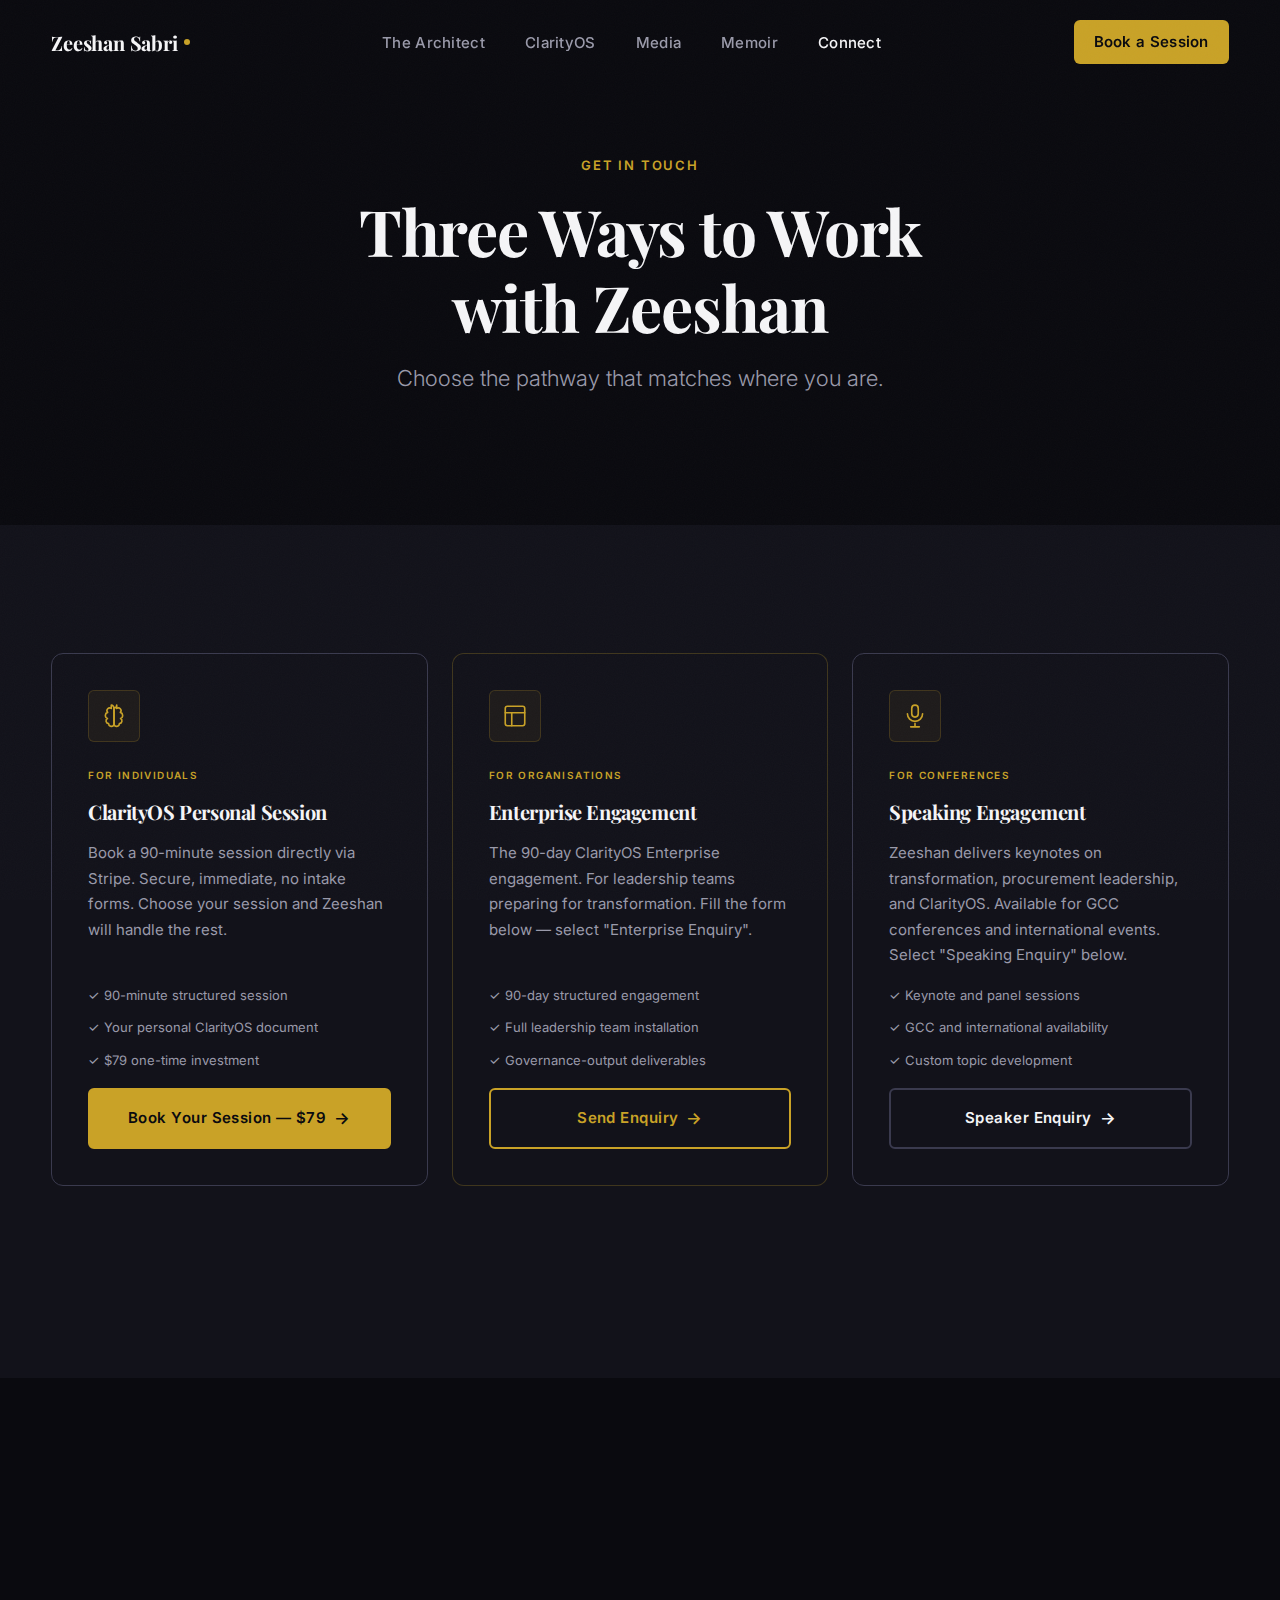
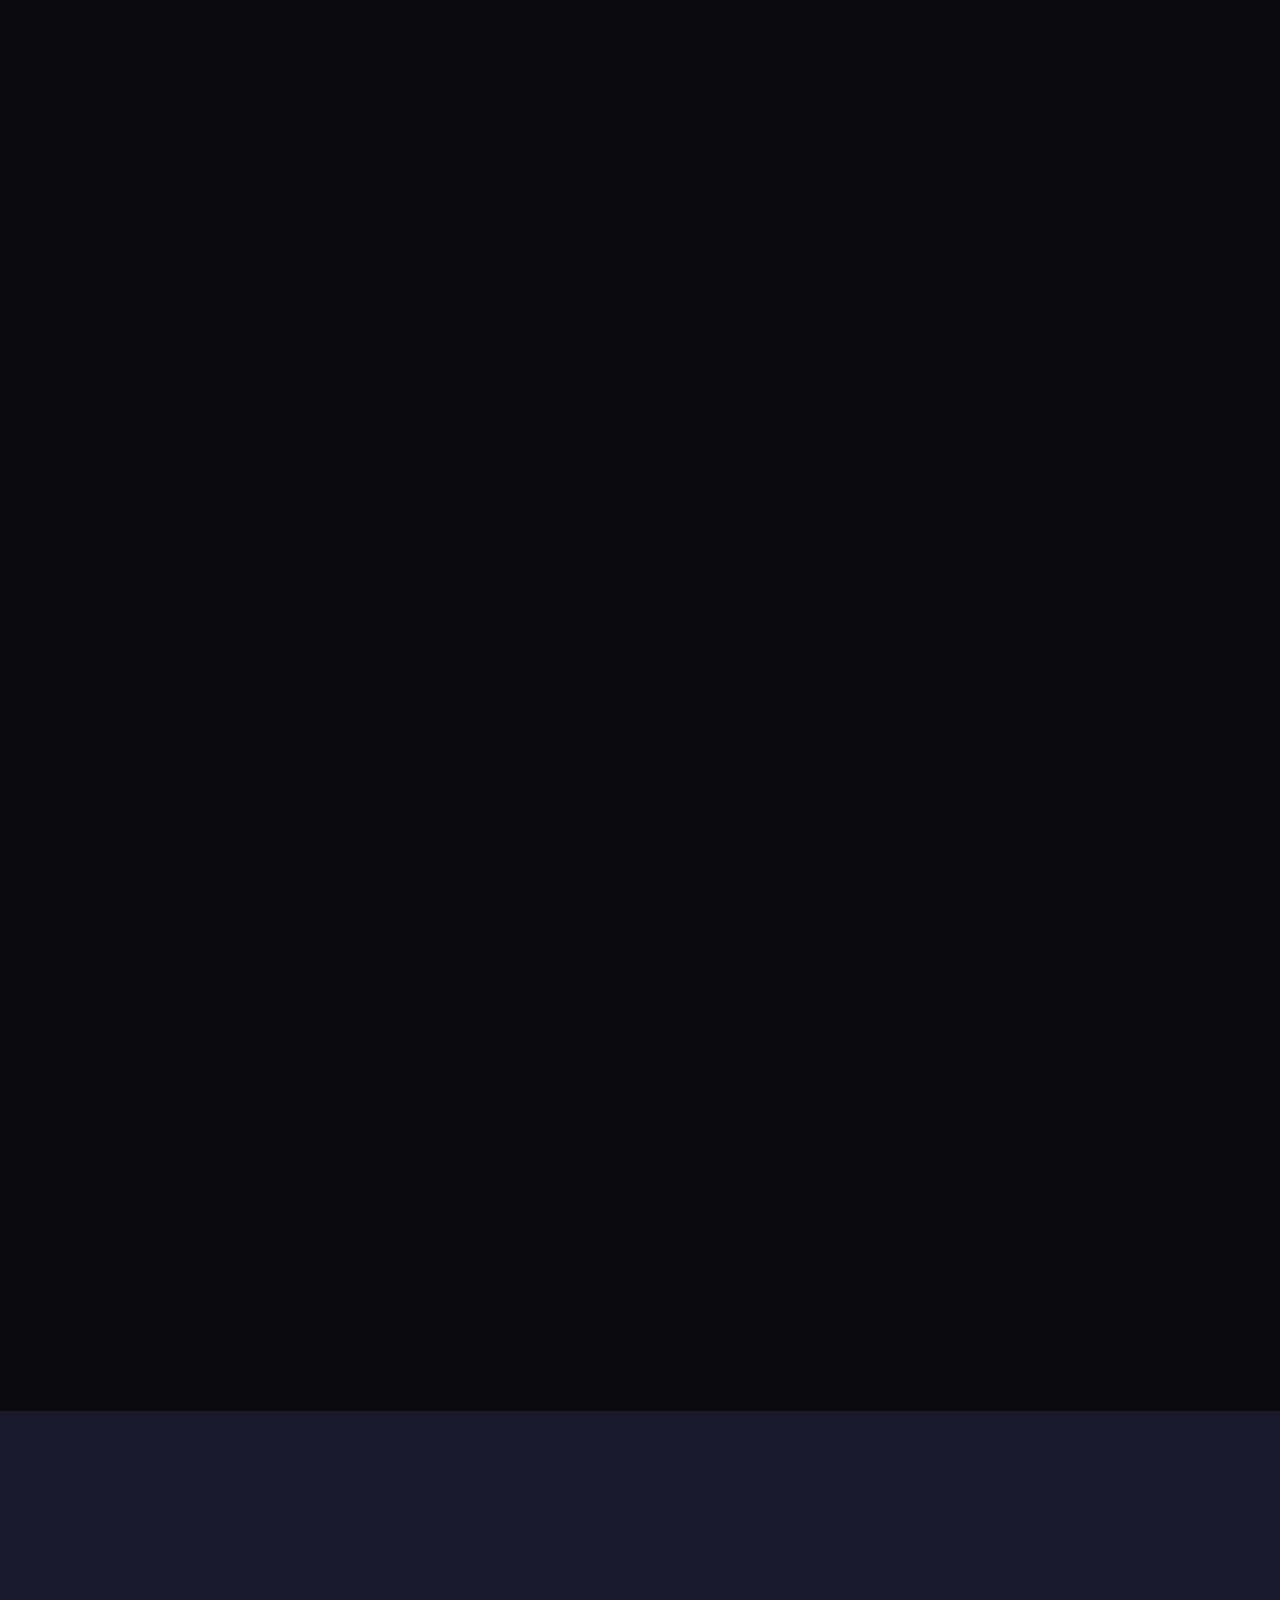
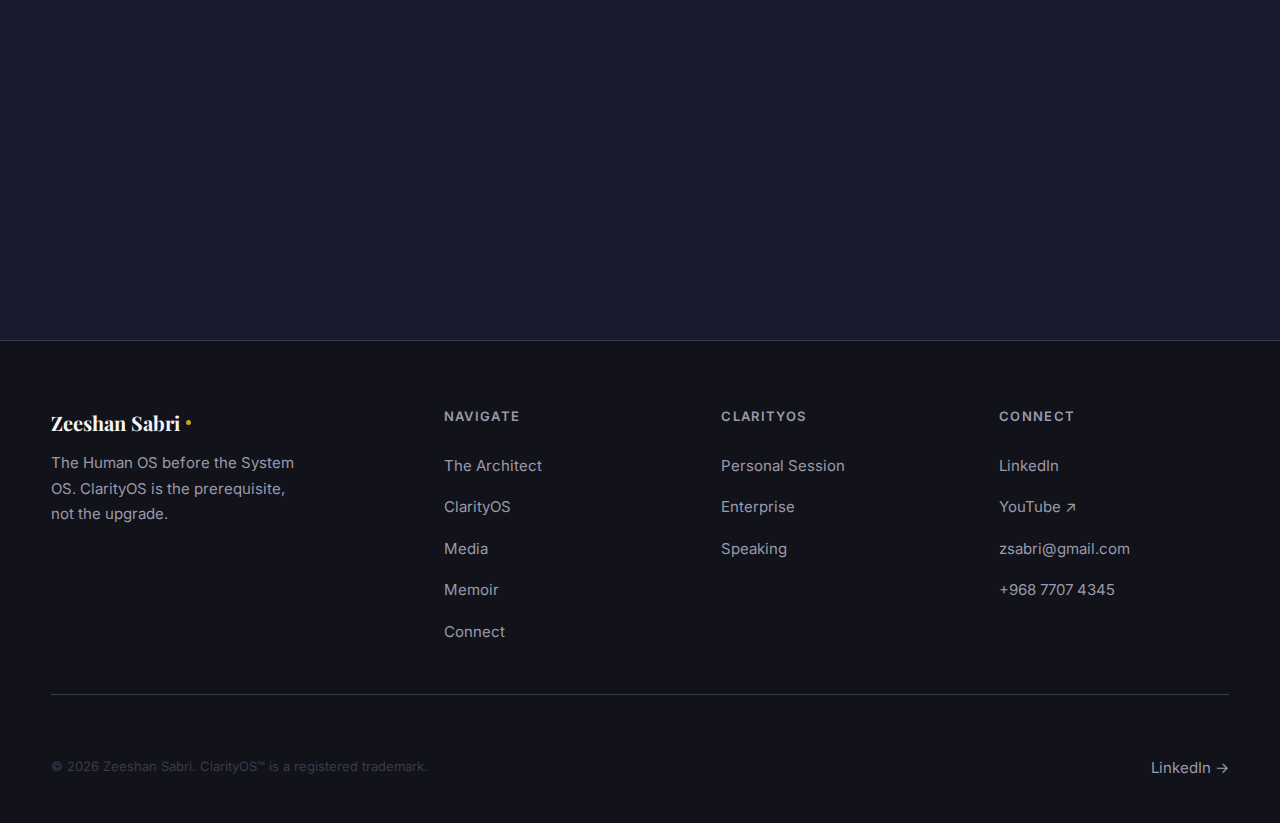
<file: connect.html>
<!DOCTYPE html>
<html lang="en">
<head>
  <meta charset="UTF-8" />
  <meta name="viewport" content="width=device-width, initial-scale=1.0" />
  <title>Connect — Zeeshan Sabri | Book a Session, Enterprise or Speaking Enquiry</title>
  <meta name="description" content="Book a ClarityOS personal session, enquire about enterprise transformation engagement, or invite Zeeshan Sabri to speak at your conference. Available globally." />
  <!-- Open Graph -->
  <meta property="og:type"        content="website" />
  <meta property="og:title"       content="Connect — Zeeshan Sabri" />
  <meta property="og:description" content="Book a session, explore enterprise engagement, or invite Zeeshan to speak." />
  <meta property="og:image"       content="https://architect.global-mkts.com/assets/images/1000231025.jpg" />
  <meta property="og:url"         content="https://architect.global-mkts.com/connect.html" />
  <!-- Twitter Card -->
  <meta name="twitter:card"        content="summary_large_image" />
  <meta name="twitter:title"       content="Connect — Zeeshan Sabri" />
  <meta name="twitter:description" content="Book a ClarityOS session or enterprise engagement." />
  <meta name="twitter:image"       content="https://architect.global-mkts.com/assets/images/1000231025.jpg" />
  <!-- Fonts -->
  <link rel="preconnect" href="https://fonts.googleapis.com" />
  <link rel="preconnect" href="https://fonts.gstatic.com" crossorigin />
  <link href="https://fonts.googleapis.com/css2?family=Playfair+Display:ital,wght@0,400;0,500;0,600;0,700;1,400;1,500;1,600&family=Inter:wght@300;400;500;600&display=swap" rel="stylesheet" />
  <link rel="stylesheet" href="css/styles.css" />
  <style>
    /* Tab switcher for dual form */
    .form-tabs {
      display: flex;
      gap: 0;
      border: 1px solid var(--faint);
      border-radius: var(--radius-sm);
      overflow: hidden;
      margin-bottom: 2.5rem;
    }
    .form-tab {
      flex: 1;
      padding: 0.875rem 1.5rem;
      font-family: 'Inter', sans-serif;
      font-size: var(--size-sm);
      font-weight: 600;
      color: var(--muted);
      background: none;
      border: none;
      cursor: pointer;
      transition: background var(--dur-fast), color var(--dur-fast);
      text-align: center;
    }
    .form-tab.active {
      background: var(--wisdom);
      color: var(--void);
    }
    .form-tab:not(.active):hover {
      color: var(--dawn);
      background: rgba(255,255,255,0.04);
    }
    .form-panel { display: none; }
    .form-panel.active { display: block; }
  </style>

  <!-- Google Analytics 4 — REPLACE G-XXXXXXXXXX with your Measurement ID -->
  <!-- Create property at https://analytics.google.com → Admin → Create Property -->
  <script async src="https://www.googletagmanager.com/gtag/js?id=G-XXXXXXXXXX"></script>
  <script>
    window.dataLayer = window.dataLayer || [];
    function gtag(){dataLayer.push(arguments);}
    gtag('js', new Date());
    gtag('config', 'G-XXXXXXXXXX');
  </script>

  <!-- Structured Data — Person + Organization -->
  <script type="application/ld+json">
  {
    "@context": "https://schema.org",
    "@type": "Person",
    "name": "Zeeshan Sabri",
    "url": "https://architect.global-mkts.com",
    "image": "https://architect.global-mkts.com/assets/images/1000231025.jpg",
    "jobTitle": "Founder of ClarityOS™, Transformation Architect",
    "worksFor": {
      "@type": "Organization",
      "name": "Global Markets Technologies LLC",
      "url": "https://global-mkts.com"
    },
    "sameAs": [
      "https://linkedin.com/in/zeeshan-sabri",
      "https://www.youtube.com/@ZeeshanSabri83"
    ],
    "description": "Founder of ClarityOS™ — the operating system for transformation. Author, advisor, and transformation architect serving the GCC and beyond.",
    "knowsAbout": ["Transformation", "ClarityOS", "Executive Advisory", "Procurement", "Digital Governance"]
  }
  </script>
</head>
<body class="grid-texture-bg">
  <div class="scanlines" aria-hidden="true"></div>

<div class="grain" aria-hidden="true"></div>

<!-- ── NAVIGATION ── -->
<nav class="nav" role="navigation" aria-label="Main navigation">
  <div class="nav__inner">
    <a href="index.html" class="nav__logo" aria-label="Zeeshan Sabri — Home">
      Zeeshan Sabri <span class="nav__logo-dot" aria-hidden="true"></span>
    </a>
    <ul class="nav__links" role="list">
      <li><a href="the-architect.html" class="nav__link">The Architect</a></li>
      <li><a href="clarityos.html"     class="nav__link">ClarityOS</a></li>
      <li><a href="media.html"         class="nav__link">Media</a></li>
      <li><a href="memoir.html"        class="nav__link">Memoir</a></li>
      <li><a href="connect.html"       class="nav__link" aria-current="page">Connect</a></li>
    </ul>
    <a href="clarityos.html" class="nav__link nav__cta">Book a Session</a>
    <button class="nav__hamburger" aria-label="Open menu" aria-expanded="false" aria-controls="mobile-menu">
      <span></span><span></span><span></span>
    </button>
  </div>
</nav>
<div class="nav__mobile" id="mobile-menu" role="dialog" aria-label="Mobile navigation" aria-modal="true">
  <a href="the-architect.html" class="nav__mobile-link">The Architect</a>
  <a href="clarityos.html"     class="nav__mobile-link">ClarityOS</a>
  <a href="media.html"         class="nav__mobile-link">Media</a>
  <a href="memoir.html"        class="nav__mobile-link">Memoir</a>
  <a href="connect.html"       class="nav__mobile-link">Connect</a>
  <a href="clarityos.html"     class="nav__mobile-cta">Book a Session</a>
</div>


<!-- ============================================================
     HERO
     ============================================================ -->
<section class="section section--void" style="padding-top:clamp(7rem,12vw,10rem);text-align:center" aria-label="Contact Zeeshan Sabri">
  <div class="container">
    <p class="eyebrow reveal" style="margin-bottom:1rem">Get in Touch</p>
    <h1 class="reveal" style="font-size:var(--size-h1);max-width:20ch;margin-inline:auto;transition-delay:80ms">
      Three Ways to Work<br />with Zeeshan
    </h1>
    <p class="reveal lead" style="max-width:52ch;margin-inline:auto;margin-top:1rem;transition-delay:160ms">
      Choose the pathway that matches where you are.
    </p>
  </div>
</section>


<!-- ============================================================
     THREE CONTACT PATH CARDS
     ============================================================ -->
<section class="section section--shadow" aria-label="Contact pathway options">
  <div class="container">

    <div class="contact-paths stagger">

      <!-- Individual Session -->
      <article class="contact-path-card reveal">
        <div class="contact-path-card__icon" aria-hidden="true">
          <!-- Brain / individual thinking -->
          <svg viewBox="0 0 24 24" fill="none" stroke="var(--wisdom)" stroke-width="1.5" stroke-linecap="round" stroke-linejoin="round"><path d="M9.5 2A2.5 2.5 0 0112 4.5v15a2.5 2.5 0 01-4.96-.46 2.5 2.5 0 01-1.07-4.7 3 3 0 01.17-5.68 2.5 2.5 0 013.36-3.66z"/><path d="M14.5 2A2.5 2.5 0 0112 4.5v15a2.5 2.5 0 004.96-.46 2.5 2.5 0 001.07-4.7 3 3 0 00-.17-5.68 2.5 2.5 0 00-3.36-3.66z"/></svg>
        </div>
        <p class="eyebrow" style="font-size:0.625rem">For Individuals</p>
        <h2 class="contact-path-card__title">ClarityOS Personal Session</h2>
        <p class="contact-path-card__body">
          Book a 90-minute session directly via Stripe. Secure, immediate, no intake forms. Choose your session and Zeeshan will handle the rest.
        </p>
        <div style="display:flex;flex-direction:column;gap:0.625rem;font-size:var(--size-xs);color:var(--muted)">
          <span>✓ 90-minute structured session</span>
          <span>✓ Your personal ClarityOS document</span>
          <span>✓ $79 one-time investment</span>
        </div>
        <a
          href="https://buy.stripe.com/00w28q41PdjveV2bfWcV201?utm_source=architect_site&utm_medium=cta&utm_campaign=clarity_session&utm_content=connect"
          class="btn btn--primary"
          target="_blank"
          rel="noopener noreferrer"
          style="width:100%;justify-content:center"
        >
          Book Your Session — $79 <span class="btn__arrow" aria-hidden="true">→</span>
        </a>
      </article>

      <!-- Enterprise -->
      <article class="contact-path-card reveal" style="border-color:rgba(201,162,39,0.25)">
        <div class="contact-path-card__icon" aria-hidden="true">
          <!-- Building / enterprise -->
          <svg viewBox="0 0 24 24" fill="none" stroke="var(--wisdom)" stroke-width="1.5" stroke-linecap="round" stroke-linejoin="round"><rect x="3" y="3" width="18" height="18" rx="2"/><path d="M3 9h18M9 21V9"/></svg>
        </div>
        <p class="eyebrow" style="font-size:0.625rem">For Organisations</p>
        <h2 class="contact-path-card__title">Enterprise Engagement</h2>
        <p class="contact-path-card__body">
          The 90-day ClarityOS Enterprise engagement. For leadership teams preparing for transformation. Fill the form below — select "Enterprise Enquiry".
        </p>
        <div style="display:flex;flex-direction:column;gap:0.625rem;font-size:var(--size-xs);color:var(--muted)">
          <span>✓ 90-day structured engagement</span>
          <span>✓ Full leadership team installation</span>
          <span>✓ Governance-output deliverables</span>
        </div>
        <a href="#enquiry-form" class="btn btn--ghost-gold" style="width:100%;justify-content:center">
          Send Enquiry <span class="btn__arrow" aria-hidden="true">→</span>
        </a>
      </article>

      <!-- Speaking -->
      <article class="contact-path-card reveal">
        <div class="contact-path-card__icon" aria-hidden="true">
          <!-- Microphone / speaking -->
          <svg viewBox="0 0 24 24" fill="none" stroke="var(--wisdom)" stroke-width="1.5" stroke-linecap="round" stroke-linejoin="round"><rect x="9" y="2" width="6" height="11" rx="3"/><path d="M5 10a7 7 0 0014 0M12 19v3M8 22h8"/></svg>
        </div>
        <p class="eyebrow" style="font-size:0.625rem">For Conferences</p>
        <h2 class="contact-path-card__title">Speaking Engagement</h2>
        <p class="contact-path-card__body">
          Zeeshan delivers keynotes on transformation, procurement leadership, and ClarityOS. Available for GCC conferences and international events. Select "Speaking Enquiry" below.
        </p>
        <div style="display:flex;flex-direction:column;gap:0.625rem;font-size:var(--size-xs);color:var(--muted)">
          <span>✓ Keynote and panel sessions</span>
          <span>✓ GCC and international availability</span>
          <span>✓ Custom topic development</span>
        </div>
        <a href="#enquiry-form" class="btn btn--ghost" style="width:100%;justify-content:center">
          Speaker Enquiry <span class="btn__arrow" aria-hidden="true">→</span>
        </a>
      </article>

    </div>

  </div>
</section>


<!-- ============================================================
     ENQUIRY FORM — dual form with tab switch
     ============================================================ -->
<section class="section section--void" id="enquiry-form" aria-label="Enquiry form">
  <div class="container">
    <div style="display:grid;grid-template-columns:1fr 1fr;gap:5rem;align-items:start" class="grid-breakpoint-form">

      <!-- Left — portrait + contact info -->
      <div class="reveal">
        <div style="border-left:3px solid #C9A84C;padding:1.5rem 2rem;margin-bottom:2.5rem;background:rgba(201,162,39,0.04)">
          <p style="font-family:'Playfair Display',serif;font-size:clamp(1.1rem,2.5vw,1.4rem);color:#fff;font-style:italic;line-height:1.6;margin:0 0 1rem">
            "Most organisations don't have a strategy problem. They have a clarity problem — and no one is willing to name it."
          </p>
          <span style="font-size:0.72rem;letter-spacing:0.15em;text-transform:uppercase;color:#C9A84C;">— Zeeshan Sabri, Founder of ClarityOS™</span>
        </div>

        <p class="eyebrow" style="margin-bottom:1.5rem">Direct Contact</p>

        <div style="display:flex;flex-direction:column;gap:1rem">
          <div class="credential-badge">
            <span class="credential-badge__icon" aria-hidden="true">
              <!-- Mail -->
              <svg viewBox="0 0 24 24" fill="none" stroke="var(--wisdom)" stroke-width="1.5" stroke-linecap="round" stroke-linejoin="round"><rect x="2" y="4" width="20" height="16" rx="2"/><path d="M2 7l10 7 10-7"/></svg>
            </span>
            <div>
              <span class="credential-badge__text">Email</span>
              <span class="credential-badge__sub"><a href="mailto:ClarityOS@global-mkts.com" style="color:var(--wisdom)">ClarityOS@global-mkts.com</a></span>
            </div>
          </div>
      </div>

      <!-- Right — tab form -->
      <div class="reveal" style="transition-delay:120ms">
        <p class="eyebrow" style="margin-bottom:0.5rem">Send an Enquiry</p>
        <h2 style="margin-bottom:2rem;font-size:clamp(1.5rem,3vw,2.25rem)">Let's Talk</h2>

        <!-- Tab switcher -->
        <div class="form-tabs" role="tablist" aria-label="Enquiry type">
          <button
            class="form-tab active"
            role="tab"
            aria-selected="true"
            aria-controls="panel-enterprise"
            id="tab-enterprise"
            data-panel="enterprise"
          >Enterprise</button>
          <button
            class="form-tab"
            role="tab"
            aria-selected="false"
            aria-controls="panel-speaking"
            id="tab-speaking"
            data-panel="speaking"
          >Speaking</button>
        </div>

        <!-- Enterprise enquiry form -->
        <div class="form-panel active" id="panel-enterprise" role="tabpanel" aria-labelledby="tab-enterprise">
          <form
            class="contact-form"
            action="https://formsubmit.co/ClarityOS@global-mkts.com"
            method="POST"
            novalidate
            aria-label="Enterprise enquiry form"
          >
            <input type="hidden" name="_subject" value="Enterprise Enquiry via ClarityOS site" />
            <input type="hidden" name="enquiry_type" value="Enterprise" />
            <input type="hidden" name="_next" value="https://architect.global-mkts.com/connect.html?submitted=true" />
            <input type="hidden" name="_captcha" value="false" />
            <input type="hidden" name="_template" value="table" />
            <input type="text" name="_honey" style="display:none" />

            <div class="form-group">
              <label for="ent-name">Your name <span aria-hidden="true" style="color:var(--wisdom)">*</span></label>
              <input type="text" id="ent-name" name="name" placeholder="Full name" required autocomplete="name" />
            </div>

            <div class="form-group">
              <label for="ent-email">Email address <span aria-hidden="true" style="color:var(--wisdom)">*</span></label>
              <input type="email" id="ent-email" name="email" placeholder="you@organisation.com" required autocomplete="email" />
            </div>

            <div class="form-group">
              <label for="ent-org">Organisation <span aria-hidden="true" style="color:var(--wisdom)">*</span></label>
              <input type="text" id="ent-org" name="organisation" placeholder="Company or institution" required />
            </div>

            <div class="form-group">
              <label for="ent-role">Your role</label>
              <input type="text" id="ent-role" name="role" placeholder="e.g. Chief Transformation Officer" />
            </div>

            <div class="form-group">
              <label for="ent-challenge">What transformation challenge are you facing? <span aria-hidden="true" style="color:var(--wisdom)">*</span></label>
              <textarea id="ent-challenge" name="challenge" placeholder="Describe the situation — size of organisation, what's been attempted, what isn't working." required></textarea>
            </div>

            <div class="form-group">
              <label for="ent-contact">Preferred contact method</label>
              <select id="ent-contact" name="preferred_contact">
                <option value="">Select…</option>
                <option value="email">Email</option>
                <option value="video">Video call</option>
              </select>
            </div>

            <p class="form-error" style="display:none;color:var(--ember);font-size:var(--size-sm);margin-bottom:1rem">
              Something went wrong. Please email <a href="mailto:ClarityOS@global-mkts.com" style="color:var(--ember)">ClarityOS@global-mkts.com</a> directly.
            </p>

            <button type="submit" class="btn btn--primary" style="width:100%;justify-content:center;font-size:1rem;padding:1rem">
              Send Enterprise Enquiry <span class="btn__arrow" aria-hidden="true">→</span>
            </button>

            <p style="font-size:var(--size-xs);color:var(--muted);margin-top:1rem;text-align:center">
              Zeeshan's team responds within 48 hours.
            </p>
          </form>
        </div>

        <!-- Speaking enquiry form -->
        <div class="form-panel" id="panel-speaking" role="tabpanel" aria-labelledby="tab-speaking">
          <form
            class="contact-form"
            action="https://formsubmit.co/ClarityOS@global-mkts.com"
            method="POST"
            novalidate
            aria-label="Speaking enquiry form"
          >
            <input type="hidden" name="_subject" value="Speaking Enquiry via ClarityOS site" />
            <input type="hidden" name="enquiry_type" value="Speaking" />
            <input type="hidden" name="_next" value="https://architect.global-mkts.com/connect.html?submitted=true" />
            <input type="hidden" name="_captcha" value="false" />
            <input type="hidden" name="_template" value="table" />
            <input type="text" name="_honey" style="display:none" />

            <div class="form-group">
              <label for="spk-name">Your name <span aria-hidden="true" style="color:var(--wisdom)">*</span></label>
              <input type="text" id="spk-name" name="name" placeholder="Full name" required autocomplete="name" />
            </div>

            <div class="form-group">
              <label for="spk-email">Email address <span aria-hidden="true" style="color:var(--wisdom)">*</span></label>
              <input type="email" id="spk-email" name="email" placeholder="you@organisation.com" required autocomplete="email" />
            </div>

            <div class="form-group">
              <label for="spk-org">Organisation / Conference name <span aria-hidden="true" style="color:var(--wisdom)">*</span></label>
              <input type="text" id="spk-org" name="organisation" placeholder="Event or company name" required />
            </div>

            <div class="form-group">
              <label for="spk-role">Your role</label>
              <input type="text" id="spk-role" name="role" placeholder="e.g. Conference Director" />
            </div>

            <div class="form-group">
              <label for="spk-event">Event / Topic <span aria-hidden="true" style="color:var(--wisdom)">*</span></label>
              <input type="text" id="spk-event" name="event_topic" placeholder="e.g. Procurement Leadership Summit 2026 — AI &amp; Human Factors" required />
            </div>

            <div class="form-group">
              <label for="spk-details">Event details and speaking brief <span aria-hidden="true" style="color:var(--wisdom)">*</span></label>
              <textarea id="spk-details" name="details" placeholder="Date, location, audience profile, expected session format (keynote / panel / workshop), and any specific topics you'd like covered." required></textarea>
            </div>

            <div class="form-group">
              <label for="spk-contact">Preferred contact method</label>
              <select id="spk-contact" name="preferred_contact">
                <option value="">Select…</option>
                <option value="email">Email</option>
                <option value="video">Video call</option>
              </select>
            </div>

            <p class="form-error" style="display:none;color:var(--ember);font-size:var(--size-sm);margin-bottom:1rem">
              Something went wrong. Please email <a href="mailto:ClarityOS@global-mkts.com" style="color:var(--ember)">ClarityOS@global-mkts.com</a> directly.
            </p>

            <button type="submit" class="btn btn--primary" style="width:100%;justify-content:center;font-size:1rem;padding:1rem">
              Send Speaking Enquiry <span class="btn__arrow" aria-hidden="true">→</span>
            </button>

            <p style="font-size:var(--size-xs);color:var(--muted);margin-top:1rem;text-align:center">
              Zeeshan's team responds within 48 hours.
            </p>
          </form>
        </div>

      </div>
    </div>
  </div>
</section>


<!-- ============================================================
     QUICK BOOK CTA
     ============================================================ -->
<section class="section section--depth" style="text-align:center" aria-label="Quick booking CTA">
  <div class="container">
    <div style="max-width:56ch;margin-inline:auto">
      <p class="eyebrow reveal">Fastest Path to Clarity</p>
      <h2 class="reveal" style="transition-delay:80ms">Book a Personal Session Now</h2>
      <p class="reveal" style="color:var(--muted);margin-bottom:2.5rem;transition-delay:160ms">
        If you already know you want a session — skip the form. Book directly and pay securely via Stripe. 90 minutes. $79. Your personal operating system, built.
      </p>
      <a
        href="https://buy.stripe.com/00w28q41PdjveV2bfWcV201?utm_source=architect_site&utm_medium=cta&utm_campaign=clarity_session&utm_content=connect"
        class="btn btn--primary reveal"
        target="_blank"
        rel="noopener noreferrer"
        style="transition-delay:240ms"
      >
        Book a Personal Session — $79 <span class="btn__arrow" aria-hidden="true">→</span>
      </a>
    </div>
  </div>
</section>


<!-- ── FOOTER ── -->
<footer class="footer" role="contentinfo">
  <div class="footer__inner">
    <div class="footer__top">
      <div>
        <div class="footer__brand-name">Zeeshan Sabri <span class="footer__brand-dot" aria-hidden="true"></span></div>
        <p class="footer__tagline">The Human OS before the System OS. ClarityOS is the prerequisite, not the upgrade.</p>
      </div>
      <div>
        <p class="footer__col-title">Navigate</p>
        <ul class="footer__links" role="list">
          <li><a href="the-architect.html" class="footer__link">The Architect</a></li>
          <li><a href="clarityos.html"     class="footer__link">ClarityOS</a></li>
          <li><a href="media.html"         class="footer__link">Media</a></li>
          <li><a href="memoir.html"        class="footer__link">Memoir</a></li>
          <li><a href="connect.html"       class="footer__link">Connect</a></li>
        </ul>
      </div>
      <div>
        <p class="footer__col-title">ClarityOS</p>
        <ul class="footer__links" role="list">
          <li><a href="clarityos.html"            class="footer__link">Personal Session</a></li>
          <li><a href="clarityos.html#enterprise"  class="footer__link">Enterprise</a></li>
          <li><a href="connect.html"               class="footer__link">Speaking</a></li>
        </ul>
      </div>
      <div>
        <p class="footer__col-title">Connect</p>
        <ul class="footer__links" role="list">
          <li><a href="https://linkedin.com/in/zeeshan-sabri" class="footer__link" target="_blank" rel="noopener noreferrer">LinkedIn</a></li>
          <li><a href="https://www.youtube.com/@ZeeshanSabri83" class="footer__link" target="_blank" rel="noopener noreferrer" aria-label="Zeeshan Sabri YouTube channel">YouTube ↗</a></li>
          <li><a href="mailto:zsabri@gmail.com"               class="footer__link">zsabri@gmail.com</a></li>
          <li><a href="tel:+96877074345"                      class="footer__link">+968 7707 4345</a></li>
        </ul>
      </div>
    </div>
    <div class="footer__bottom">
      <p class="footer__copyright">&copy; 2026 Zeeshan Sabri. ClarityOS™ is a registered trademark.</p>
      <div class="footer__social">
        <a href="https://linkedin.com/in/zeeshan-sabri" target="_blank" rel="noopener noreferrer" aria-label="LinkedIn">LinkedIn →</a>
      </div>
    </div>
  </div>
</footer>

<script src="js/main.js"></script>
<script>
  /* ── Tab switcher for dual form ── */
  (function() {
    const tabs   = document.querySelectorAll('.form-tab');
    const panels = document.querySelectorAll('.form-panel');

    tabs.forEach(tab => {
      tab.addEventListener('click', () => {
        const target = tab.dataset.panel;

        tabs.forEach(t => {
          t.classList.remove('active');
          t.setAttribute('aria-selected', 'false');
        });
        panels.forEach(p => p.classList.remove('active'));

        tab.classList.add('active');
        tab.setAttribute('aria-selected', 'true');
        document.getElementById('panel-' + target).classList.add('active');
      });
    });

    /* ── Responsive grid for form section ── */
    const formGrid = document.querySelector('.grid-breakpoint-form');
    function checkFormGrid() {
      if (!formGrid) return;
      if (window.innerWidth <= 768) {
        formGrid.style.gridTemplateColumns = '1fr';
        formGrid.style.gap = '2.5rem';
      } else {
        formGrid.style.gridTemplateColumns = '1fr 1fr';
        formGrid.style.gap = '5rem';
      }
    }
    checkFormGrid();
    window.addEventListener('resize', checkFormGrid);
  })();
</script>
</body>
</html>
</file>
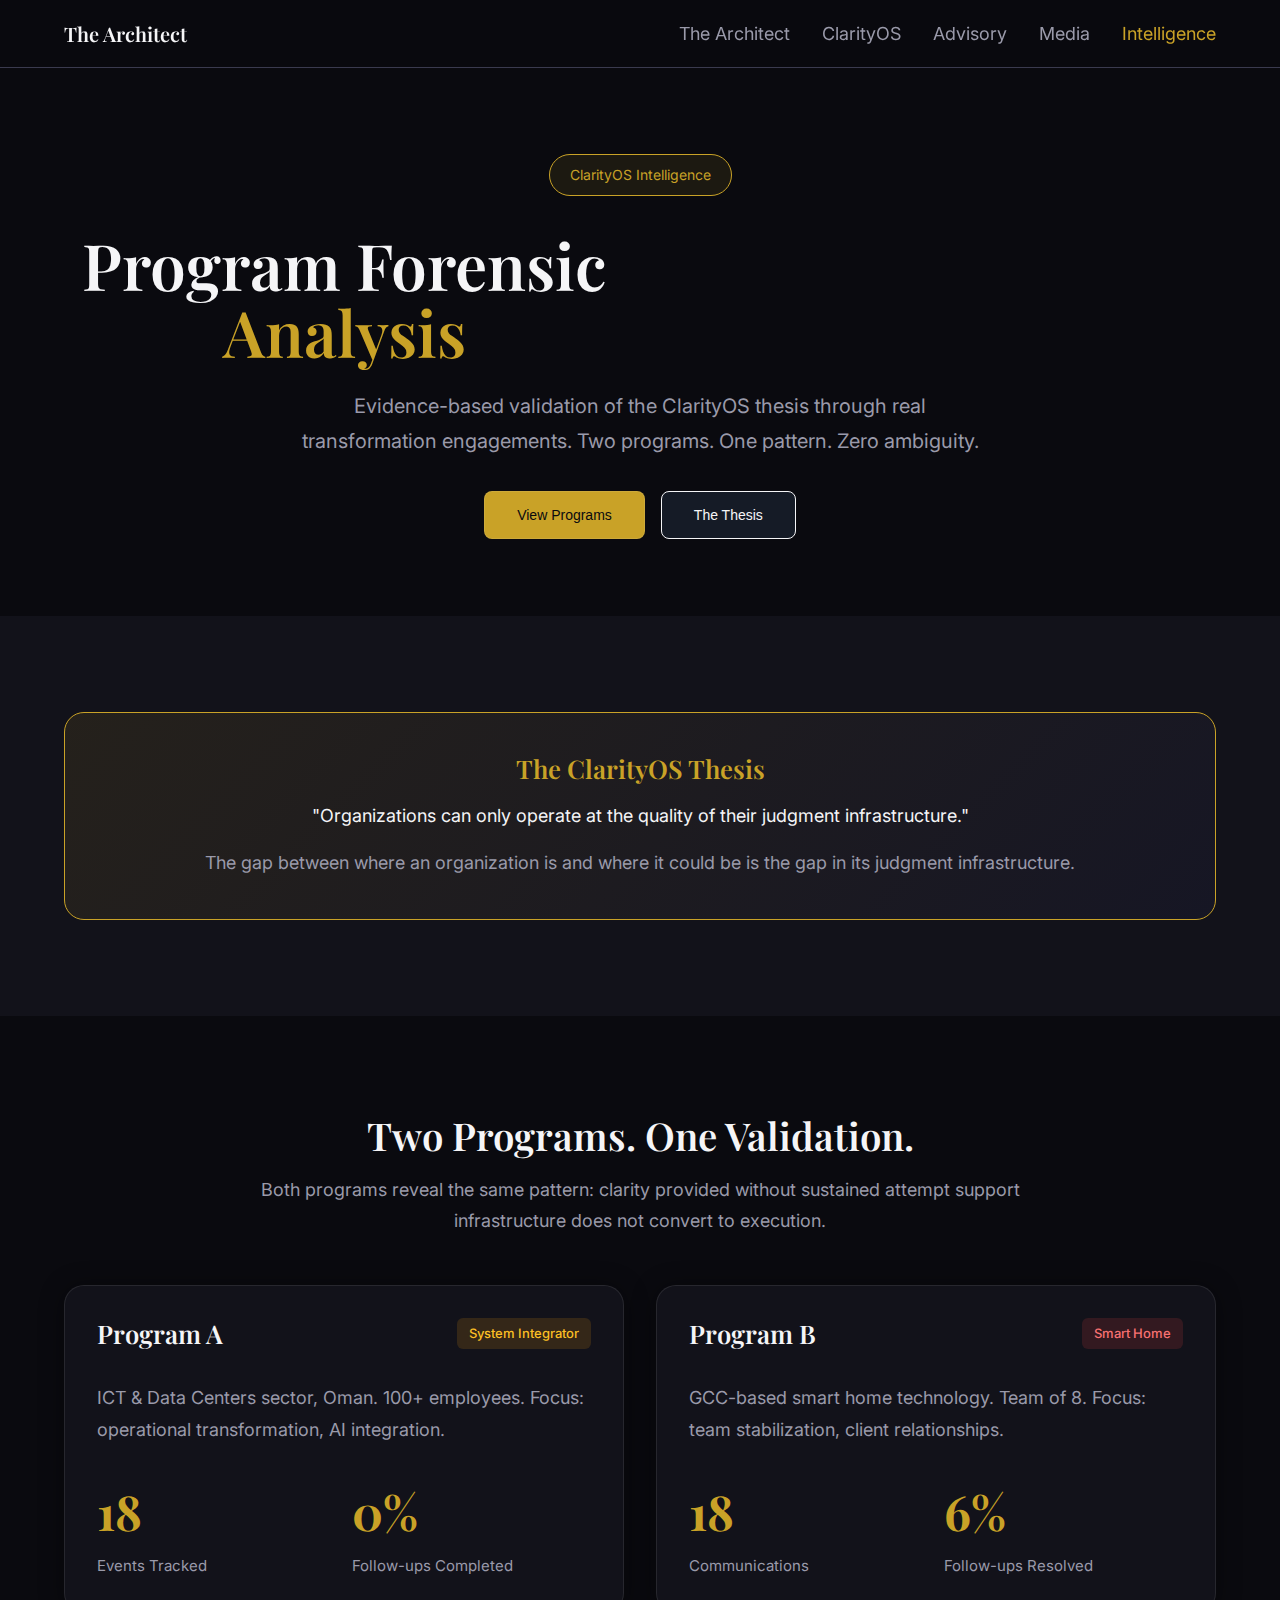
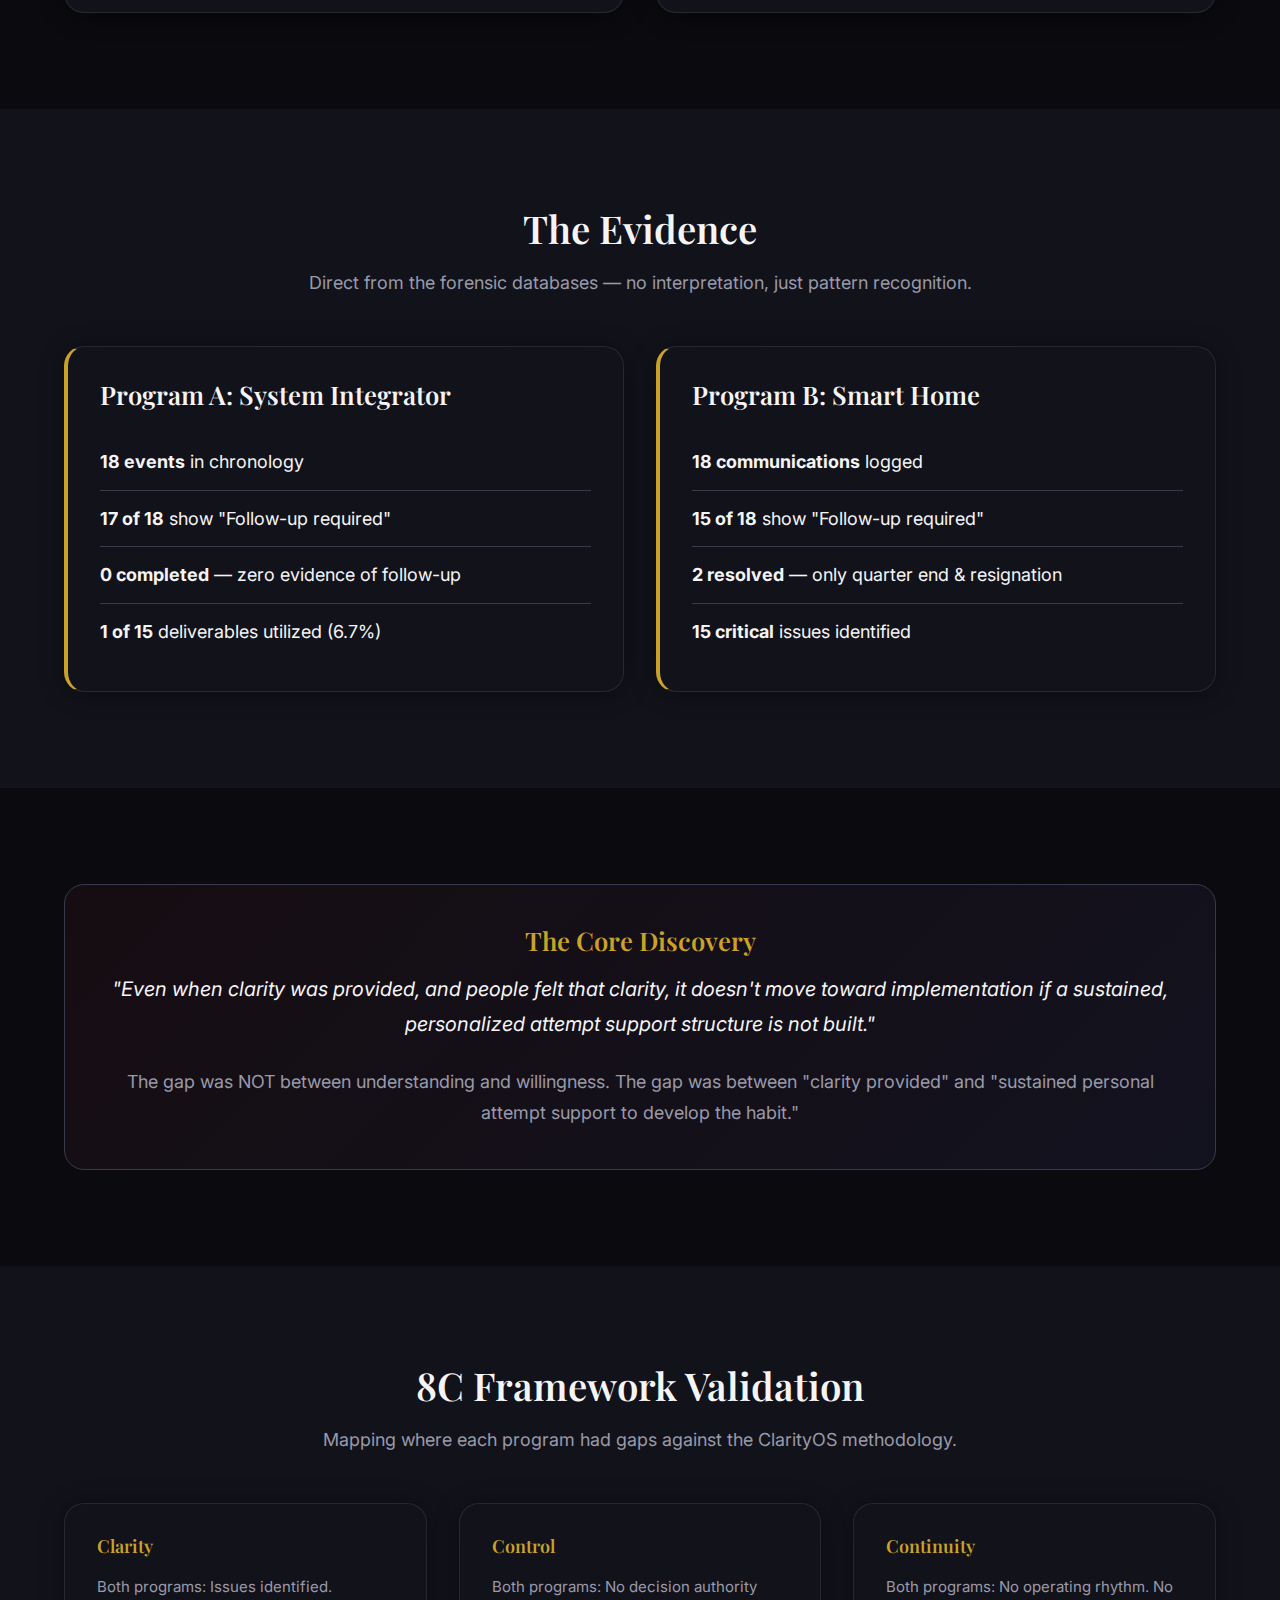
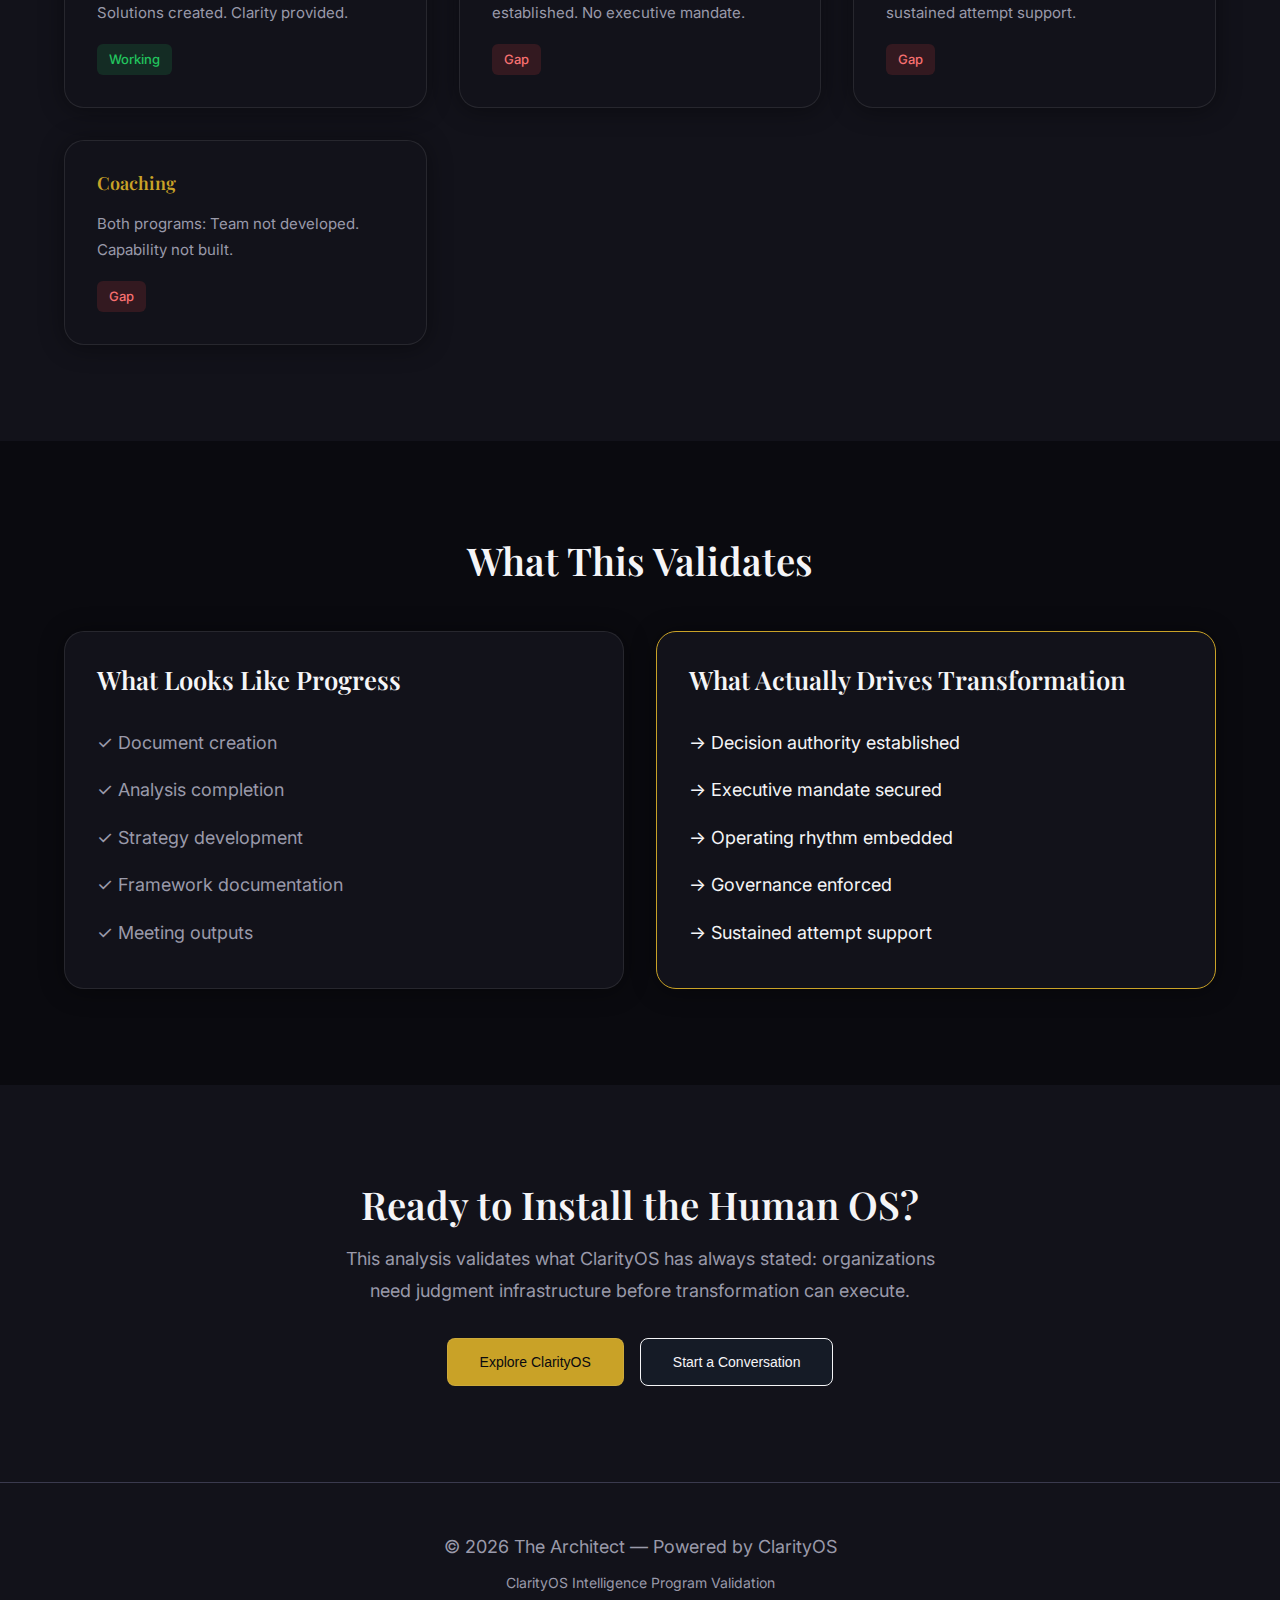
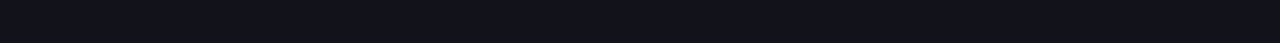
<file: forensic-intelligence.html>
<!doctype html>
<html lang="en">
<head>
<meta charset="utf-8">
<meta name="viewport" content="width=device-width,initial-scale=1">
<title>ClarityOS Intelligence - Program Forensic Analysis</title>
<meta name="description" content="Evidence-based program analysis validating the ClarityOS thesis through real transformation engagements.">
<link rel="canonical" href="https://architect.global-mkts.com/forensic-intelligence.html">
<link rel="stylesheet" href="css/compact-theme.css">
<link href="https://fonts.googleapis.com/css2?family=Playfair+Display:wght@400;500;600;700&family=Inter:wght@300;400;500;600&display=swap" rel="stylesheet">
<style>
:root {
  --void: #0a0a0f;
  --shadow: #12121a;
  --depth: #1a1a2e;
  --dawn: #f5f5f7;
  --muted: #9a9aaa;
  --faint: #3a3a4e;
  --wisdom: #c9a227;
  --shine: #e8c547;
}
* { box-sizing: border-box; margin: 0; padding: 0; }
body {
  font-family: 'Inter', sans-serif;
  background: var(--void);
  color: var(--dawn);
  line-height: 1.75;
  font-size: 1.125rem;
}
h1, h2, h3, h4 { font-family: 'Playfair Display', serif; font-weight: 600; line-height: 1.2; }
h1 { font-size: clamp(2.25rem, 5vw, 4rem); }
h2 { font-size: clamp(1.75rem, 3vw, 2.75rem); }
h3 { font-size: clamp(1.25rem, 2vw, 1.875rem); }
.container { max-width: 1200px; margin: 0 auto; padding: 0 1.5rem; }
section { padding: clamp(3rem, 8vw, 6rem) 0; }
.bg-shadow { background: var(--shadow); }
.bg-depth { background: var(--depth); }
.border-faint { border: 1px solid var(--faint); }
.rounded-lg { border-radius: 12px; }
.rounded-xl { border-radius: 20px; }
.text-wisdom { color: var(--wisdom); }
.text-muted { color: var(--muted); }
.text-dawn { color: var(--dawn); }
.font-serif { font-family: 'Playfair Display', serif; }
.gold-glow { box-shadow: 0 0 40px rgba(201, 162, 39, 0.15); }
.btn {
  display: inline-block;
  padding: 16px 32px;
  border-radius: 8px;
  text-decoration: none;
  font-weight: 500;
  transition: all 0.32s cubic-bezier(0.22, 1, 0.36, 1);
}
.btn-primary {
  background: var(--wisdom);
  color: var(--void);
}
.btn-primary:hover {
  background: var(--shine);
  transform: translateY(-3px);
  box-shadow: 0 0 40px rgba(201, 162, 39, 0.25);
}
.btn-ghost {
  border: 1px solid var(--dawn);
  color: var(--dawn);
}
.btn-ghost:hover {
  background: var(--dawn);
  color: var(--void);
}
.nav {
  position: fixed;
  top: 0;
  left: 0;
  right: 0;
  background: rgba(10, 10, 15, 0.95);
  backdrop-filter: blur(10px);
  z-index: 1000;
  padding: 1rem 0;
  border-bottom: 1px solid var(--faint);
}
.nav .container { display: flex; justify-content: space-between; align-items: center; }
.nav-brand { font-family: 'Playfair Display', serif; font-size: 1.25rem; font-weight: 600; color: var(--dawn); text-decoration: none; }
.nav-links { display: flex; gap: 2rem; list-style: none; }
.nav-links a { color: var(--muted); text-decoration: none; transition: color 0.32s; }
.nav-links a:hover { color: var(--wisdom); }
.hero { padding-top: clamp(6rem, 12vw, 10rem); padding-bottom: clamp(3rem, 6vw, 5rem); text-align: center; }
.hero h1 { margin-bottom: 1.5rem; }
.hero h1 span { color: var(--wisdom); }
.hero-subtitle { font-size: 1.25rem; color: var(--muted); max-width: 700px; margin: 0 auto 2rem; }
.card { background: var(--shadow); border-radius: 20px; padding: 2rem; box-shadow: 0 2px 24px rgba(0,0,0,0.4); }
.card:hover { transform: translateY(-4px); box-shadow: 0 8px 48px rgba(0,0,0,0.5); }
.card-grid { display: grid; grid-template-columns: repeat(auto-fit, minmax(300px, 1fr)); gap: 2rem; }
.stat-number { font-size: 3rem; font-weight: 700; font-family: 'Playfair Display', serif; }
.stat-label { color: var(--muted); font-size: 0.9375rem; }
.border-left-gold { border-left: 4px solid var(--wisdom); }
.badge { display: inline-block; padding: 4px 12px; border-radius: 6px; font-size: 0.8125rem; font-weight: 500; }
.badge-wisdom { background: rgba(201, 162, 39, 0.15); color: var(--wisdom); }
.badge-amber { background: rgba(245, 158, 11, 0.15); color: #fbbf24; }
.badge-red { background: rgba(239, 68, 68, 0.15); color: #f87171; }
.badge-green { background: rgba(34, 197, 94, 0.15); color: #22c55e; }
table { width: 100%; border-collapse: collapse; }
th, td { padding: 1rem; text-align: left; border-bottom: 1px solid var(--faint); }
th { font-weight: 600; color: var(--muted); font-size: 0.875rem; text-transform: uppercase; letter-spacing: 0.05em; }
tr:hover { background: rgba(255,255,255,0.02); }
.grid-2 { display: grid; grid-template-columns: repeat(2, 1fr); gap: 2rem; }
.grid-3 { display: grid; grid-template-columns: repeat(3, 1fr); gap: 2rem; }
.grid-4 { display: grid; grid-template-columns: repeat(4, 1fr); gap: 1.5rem; }
@media (max-width: 768px) {
  .grid-2, .grid-3, .grid-4 { grid-template-columns: 1fr; }
  .nav-links { display: none; }
}
footer { background: var(--shadow); border-top: 1px solid var(--faint); padding: 3rem 0; text-align: center; color: var(--muted); }
.hero-badge { display: inline-block; padding: 8px 20px; background: rgba(201, 162, 39, 0.1); border: 1px solid var(--wisdom); border-radius: 50px; color: var(--wisdom); font-size: 0.875rem; margin-bottom: 1.5rem; }
.section-intro { text-align: center; max-width: 800px; margin: 0 auto 3rem; }
.section-intro h2 { margin-bottom: 1rem; }
.section-intro p { color: var(--muted); }
.highlight-box { background: linear-gradient(135deg, rgba(201,162,39,0.1) 0%, rgba(26,26,46,0.5) 100%); border: 1px solid var(--wisdom); border-radius: 20px; padding: 2.5rem; text-align: center; }
.highlight-box h3 { color: var(--wisdom); margin-bottom: 1rem; }
.highlight-box p { color: var(--dawn); font-size: 1.125rem; }
</style>
</head>
<body>
<nav class="nav">
<div class="container">
<a href="index.html" class="nav-brand">The Architect</a>
<ul class="nav-links">
<li><a href="the-architect.html">The Architect</a></li>
<li><a href="clarityos.html">ClarityOS</a></li>
<li><a href="advisory.html">Advisory</a></li>
<li><a href="media.html">Media</a></li>
<li><a href="forensic-intelligence.html" style="color:var(--wisdom)">Intelligence</a></li>
</ul>
</div>
</nav>

<header class="hero">
<div class="container">
<span class="hero-badge">ClarityOS Intelligence</span>
<h1>Program Forensic <span>Analysis</span></h1>
<p class="hero-subtitle">Evidence-based validation of the ClarityOS thesis through real transformation engagements. Two programs. One pattern. Zero ambiguity.</p>
<div style="display:flex;gap:1rem;justify-content:center;margin-top:2rem;">
<a href="#programs" class="btn btn-primary">View Programs</a>
<a href="#thesis" class="btn btn-ghost">The Thesis</a>
</div>
</div>
</header>

<section id="thesis" class="bg-shadow">
<div class="container">
<div class="highlight-box">
<h3>The ClarityOS Thesis</h3>
<p>"Organizations can only operate at the quality of their judgment infrastructure."</p>
<p style="margin-top:1rem;color:var(--muted)">The gap between where an organization is and where it could be is the gap in its judgment infrastructure.</p>
</div>
</div>
</section>

<section id="programs">
<div class="container">
<div class="section-intro">
<h2>Two Programs. One Validation.</h2>
<p>Both programs reveal the same pattern: clarity provided without sustained attempt support infrastructure does not convert to execution.</p>
</div>

<div class="card-grid">
<div class="card">
<div style="display:flex;justify-content:space-between;align-items:start;margin-bottom:1.5rem;">
<h3>Program A</h3>
<span class="badge badge-amber">System Integrator</span>
</div>
<p style="color:var(--muted);margin-bottom:1.5rem;">ICT & Data Centers sector, Oman. 100+ employees. Focus: operational transformation, AI integration.</p>
<div class="grid-2" style="gap:1rem;">
<div><div class="stat-number text-wisdom">18</div><div class="stat-label">Events Tracked</div></div>
<div><div class="stat-number text-wisdom">0%</div><div class="stat-label">Follow-ups Completed</div></div>
</div>
</div>

<div class="card">
<div style="display:flex;justify-content:space-between;align-items:start;margin-bottom:1.5rem;">
<h3>Program B</h3>
<span class="badge badge-red">Smart Home</span>
</div>
<p style="color:var(--muted);margin-bottom:1.5rem;">GCC-based smart home technology. Team of 8. Focus: team stabilization, client relationships.</p>
<div class="grid-2" style="gap:1rem;">
<div><div class="stat-number text-wisdom">18</div><div class="stat-label">Communications</div></div>
<div><div class="stat-number text-wisdom">6%</div><div class="stat-label">Follow-ups Resolved</div></div>
</div>
</div>
</div>
</div>
</section>

<section id="evidence" class="bg-shadow">
<div class="container">
<div class="section-intro">
<h2>The Evidence</h2>
<p>Direct from the forensic databases — no interpretation, just pattern recognition.</p>
</div>

<div class="grid-2" style="gap:2rem;">
<div class="card border-left-gold">
<h3 style="margin-bottom:1.5rem;">Program A: System Integrator</h3>
<ul style="list-style:none;space-y:1rem;">
<li style="padding:0.75rem 0;border-bottom:1px solid var(--faint);">
<strong>18 events</strong> in chronology
</li>
<li style="padding:0.75rem 0;border-bottom:1px solid var(--faint);">
<strong>17 of 18</strong> show "Follow-up required"
</li>
<li style="padding:0.75rem 0;border-bottom:1px solid var(--faint);">
<strong>0 completed</strong> — zero evidence of follow-up
</li>
<li style="padding:0.75rem 0;">
<strong>1 of 15</strong> deliverables utilized (6.7%)
</li>
</ul>
</div>

<div class="card border-left-gold">
<h3 style="margin-bottom:1.5rem;">Program B: Smart Home</h3>
<ul style="list-style:none;">
<li style="padding:0.75rem 0;border-bottom:1px solid var(--faint);">
<strong>18 communications</strong> logged
</li>
<li style="padding:0.75rem 0;border-bottom:1px solid var(--faint);">
<strong>15 of 18</strong> show "Follow-up required"
</li>
<li style="padding:0.75rem 0;border-bottom:1px solid var(--faint);">
<strong>2 resolved</strong> — only quarter end & resignation
</li>
<li style="padding:0.75rem 0;">
<strong>15 critical</strong> issues identified
</li>
</ul>
</div>
</div>
</div>
</section>

<section id="insight">
<div class="container">
<div class="highlight-box" style="border-color:var(--faint);background:linear-gradient(135deg, rgba(239,68,68,0.05) 0%, rgba(26,26,46,0.5) 100%);">
<h3>The Core Discovery</h3>
<p style="font-size:1.25rem;font-style:italic;">"Even when clarity was provided, and people felt that clarity, it doesn't move toward implementation if a sustained, personalized attempt support structure is not built."</p>
<p style="margin-top:1.5rem;color:var(--muted)">The gap was NOT between understanding and willingness. The gap was between "clarity provided" and "sustained personal attempt support to develop the habit."</p>
</div>
</div>
</section>

<section id="8c" class="bg-shadow">
<div class="container">
<div class="section-intro">
<h2>8C Framework Validation</h2>
<p>Mapping where each program had gaps against the ClarityOS methodology.</p>
</div>

<div class="card-grid">
<div class="card">
<h4 style="color:var(--wisdom);margin-bottom:1rem;">Clarity</h4>
<p style="color:var(--muted);font-size:0.9375rem;">Both programs: Issues identified. Solutions created. Clarity provided.</p>
<div style="margin-top:1rem;"><span class="badge badge-green">Working</span></div>
</div>
<div class="card">
<h4 style="color:var(--wisdom);margin-bottom:1rem;">Control</h4>
<p style="color:var(--muted);font-size:0.9375rem;">Both programs: No decision authority established. No executive mandate.</p>
<div style="margin-top:1rem;"><span class="badge badge-red">Gap</span></div>
</div>
<div class="card">
<h4 style="color:var(--wisdom);margin-bottom:1rem;">Continuity</h4>
<p style="color:var(--muted);font-size:0.9375rem;">Both programs: No operating rhythm. No sustained attempt support.</p>
<div style="margin-top:1rem;"><span class="badge badge-red">Gap</span></div>
</div>
<div class="card">
<h4 style="color:var(--wisdom);margin-bottom:1rem;">Coaching</h4>
<p style="color:var(--muted);font-size:0.9375rem;">Both programs: Team not developed. Capability not built.</p>
<div style="margin-top:1rem;"><span class="badge badge-red">Gap</span></div>
</div>
</div>
</div>
</section>

<section id="takeaways">
<div class="container">
<div class="section-intro">
<h2>What This Validates</h2>
</div>
<div class="grid-2" style="gap:2rem;">
<div class="card">
<h3 style="margin-bottom:1.5rem;">What Looks Like Progress</h3>
<ul style="list-style:none;">
<li style="padding:0.5rem 0;color:var(--muted)">✓ Document creation</li>
<li style="padding:0.5rem 0;color:var(--muted)">✓ Analysis completion</li>
<li style="padding:0.5rem 0;color:var(--muted)">✓ Strategy development</li>
<li style="padding:0.5rem 0;color:var(--muted)">✓ Framework documentation</li>
<li style="padding:0.5rem 0;color:var(--muted)">✓ Meeting outputs</li>
</ul>
</div>
<div class="card" style="border:1px solid var(--wisdom);">
<h3 style="margin-bottom:1.5rem;">What Actually Drives Transformation</h3>
<ul style="list-style:none;">
<li style="padding:0.5rem 0;color:var(--dawn)">→ Decision authority established</li>
<li style="padding:0.5rem 0;color:var(--dawn)">→ Executive mandate secured</li>
<li style="padding:0.5rem 0;color:var(--dawn)">→ Operating rhythm embedded</li>
<li style="padding:0.5rem 0;color:var(--dawn)">→ Governance enforced</li>
<li style="padding:0.5rem 0;color:var(--dawn)">→ Sustained attempt support</li>
</ul>
</div>
</div>
</div>
</section>

<section id="cta" class="bg-shadow">
<div class="container" style="text-align:center;">
<h2>Ready to Install the Human OS?</h2>
<p style="color:var(--muted);margin:1rem auto 2rem;max-width:600px;">This analysis validates what ClarityOS has always stated: organizations need judgment infrastructure before transformation can execute.</p>
<div style="display:flex;gap:1rem;justify-content:center;">
<a href="clarityos.html" class="btn btn-primary">Explore ClarityOS</a>
<a href="connect.html" class="btn btn-ghost">Start a Conversation</a>
</div>
</div>
</section>

<footer>
<div class="container">
<p>© 2026 The Architect — Powered by ClarityOS</p>
<p style="font-size:0.875rem;margin-top:0.5rem;">ClarityOS Intelligence Program Validation</p>
</div>
</footer>

<script>
document.querySelectorAll('a[href^="#"]').forEach(anchor => {
  anchor.addEventListener('click', function(e) {
    e.preventDefault();
    document.querySelector(this.getAttribute('href')).scrollIntoView({behavior:'smooth'});
  });
});
</script>
</body>
</html>
</file>
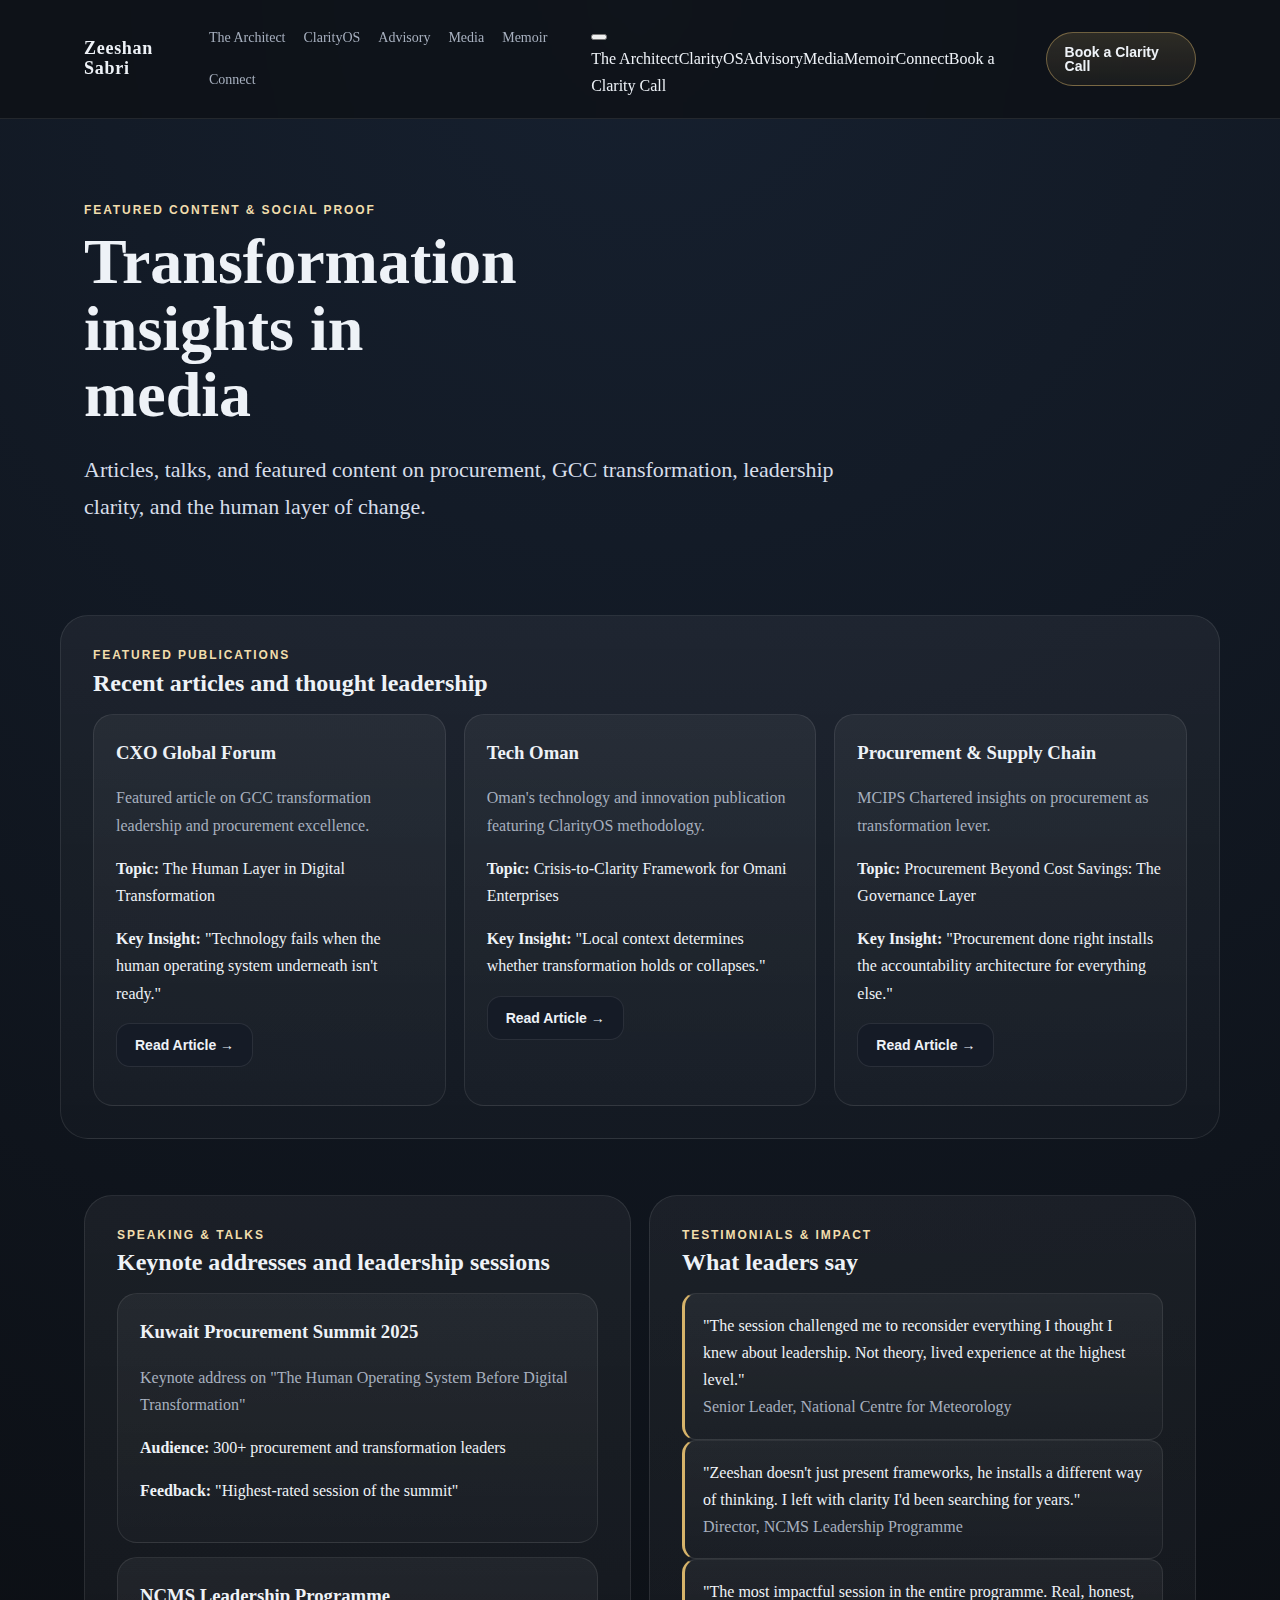
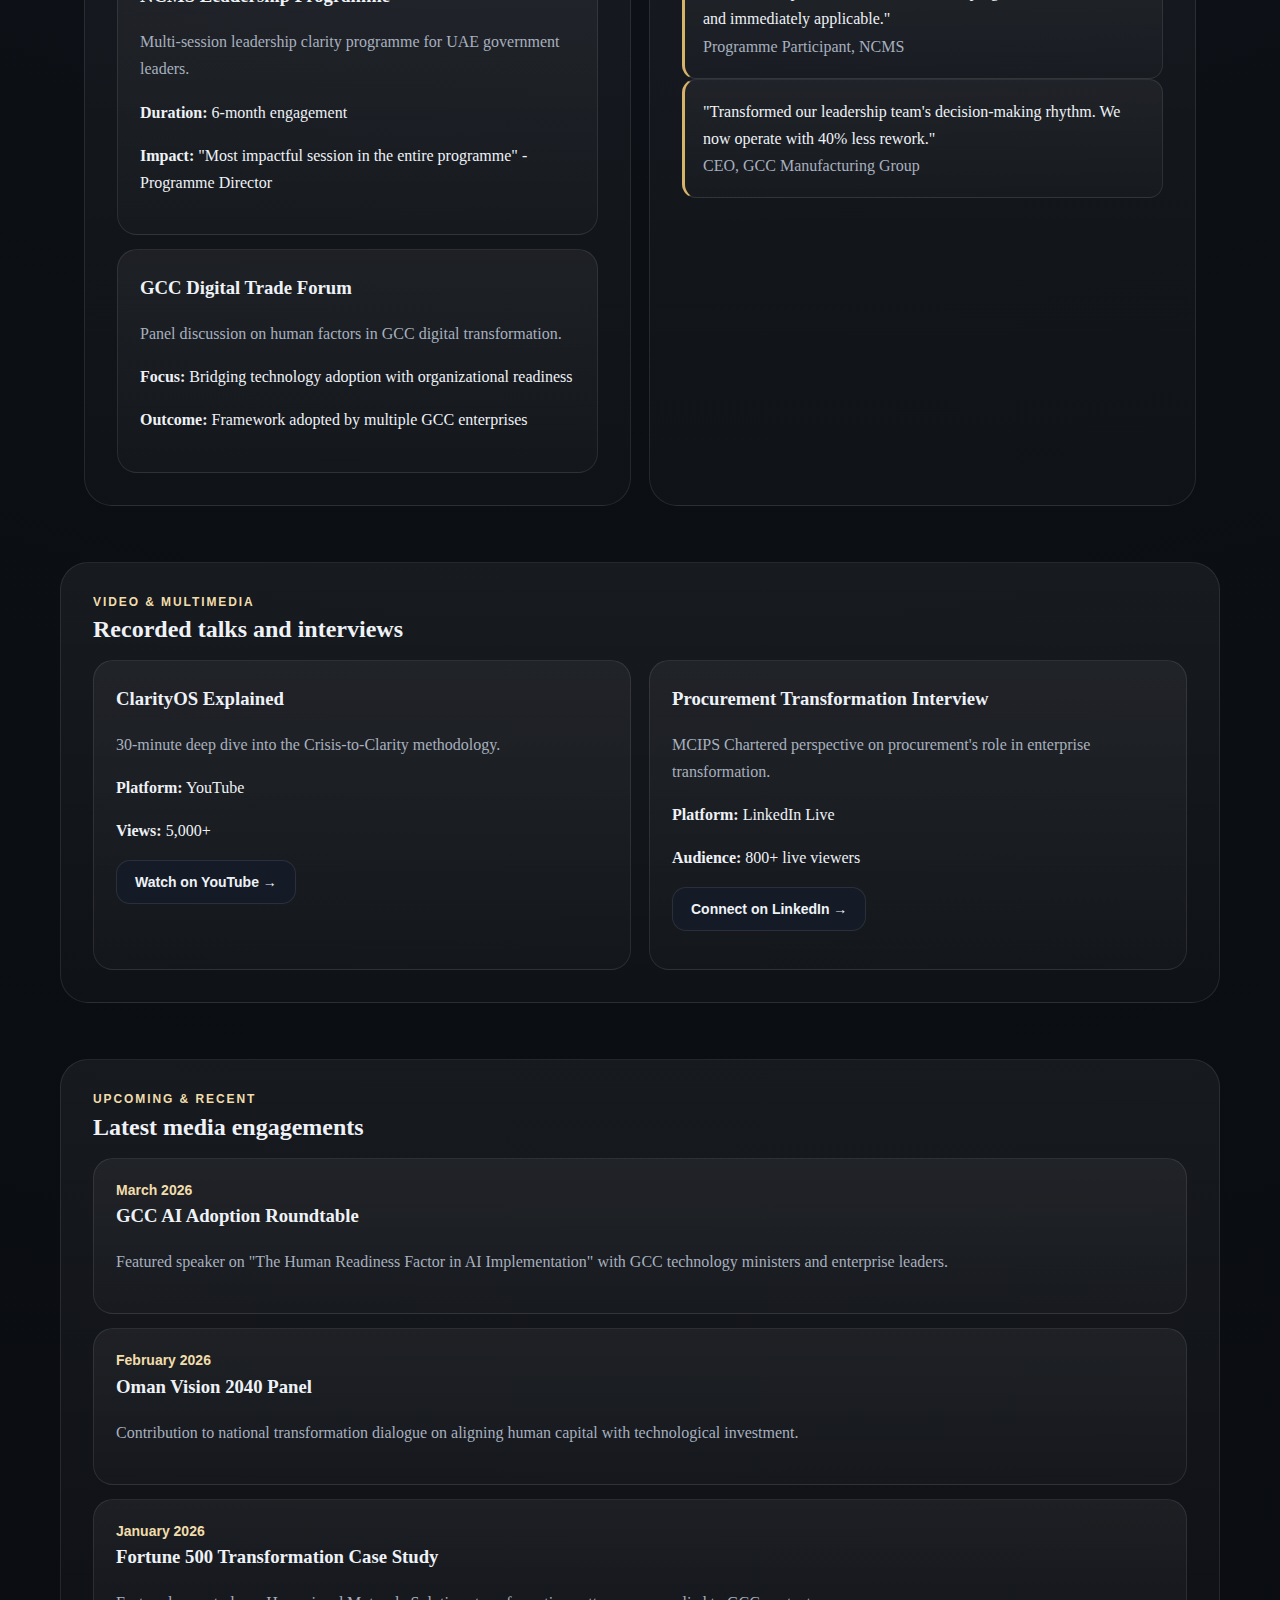
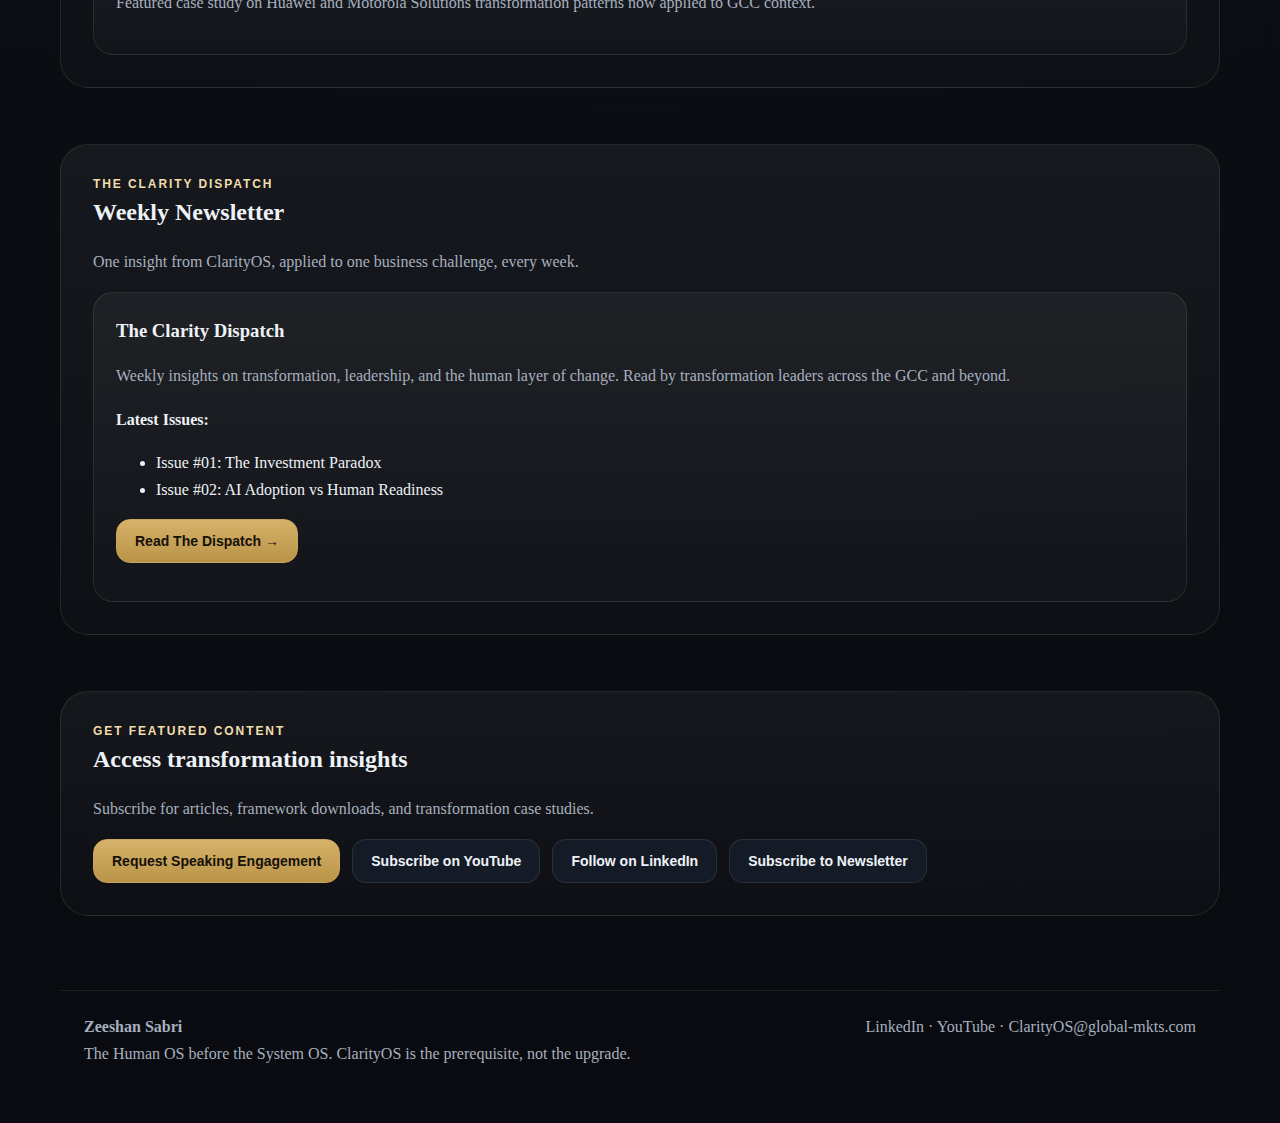
<file: media.html>
<!doctype html>
<html lang="en">
<head>
<meta charset="utf-8">
<meta name="viewport" content="width=device-width,initial-scale=1">
<title>Media & Social Proof | Zeeshan Sabri, The Architect</title>
<meta name="description" content="Featured articles, talks, and media appearances by Zeeshan Sabri - CXO Global, Tech Oman, and transformation leadership content.">
<link rel="canonical" href="https://architect.global-mkts.com/media.html">
<meta property="og:type" content="website">
<meta property="og:title" content="Media & Social Proof | Zeeshan Sabri, The Architect">
<meta property="og:description" content="Featured articles, talks, and media appearances by Zeeshan Sabri - CXO Global, Tech Oman, and transformation leadership content.">
<meta property="og:image" content="https://architect.global-mkts.com/assets/images/1000231025.jpg">
<meta property="og:url" content="https://architect.global-mkts.com/media.html">
<meta name="twitter:card" content="summary_large_image">
<meta name="twitter:title" content="Media & Social Proof | Zeeshan Sabri, The Architect">
<meta name="twitter:description" content="Featured articles, talks, and media appearances by Zeeshan Sabri - CXO Global, Tech Oman, and transformation leadership content.">
<meta name="twitter:image" content="https://architect.global-mkts.com/assets/images/1000231025.jpg">
<link rel="stylesheet" href="css/compact-theme.css">
</head>
<body>
<nav class="nav"><div class="wrap"><a class="brand" href="/">Zeeshan Sabri</a><div class="navlinks"><a href="the-architect.html">The Architect</a><a href="clarityos.html">ClarityOS</a><a href="advisory.html">Advisory</a><a href="media.html">Media</a><a href="memoir.html">Memoir</a><a href="connect.html">Connect</a></div><div class="nav-mobile"><button class="nav-hamburger" aria-label="Toggle menu" aria-expanded="false"><span></span><span></span><span></span></button><div class="nav-mobile-menu"><a href="the-architect.html">The Architect</a><a href="clarityos.html">ClarityOS</a><a href="advisory.html">Advisory</a><a href="media.html">Media</a><a href="memoir.html">Memoir</a><a href="connect.html">Connect</a><a class="cta-mobile" href="https://calendly.com/zsabri" target="_blank" rel="noopener">Book a Clarity Call</a></div></div><a class="cta" href="https://calendly.com/zsabri" target="_blank" rel="noopener">Book a Clarity Call</a></div></nav>

<main>
<section class="hero">
<div class="wrap">
<div class="eyebrow">Featured Content & Social Proof</div>
<h1>Transformation insights in media</h1>
<p class="lead">Articles, talks, and featured content on procurement, GCC transformation, leadership clarity, and the human layer of change.</p>
</div>
</section>

<section class="section">
<div class="wrap panel">
<div class="eyebrow">Featured Publications</div>
<h2>Recent articles and thought leadership</h2>

<div class="grid3">
<div class="card">
<h3>CXO Global Forum</h3>
<p class="muted">Featured article on GCC transformation leadership and procurement excellence.</p>
<p><strong>Topic:</strong> The Human Layer in Digital Transformation</p>
<p><strong>Key Insight:</strong> "Technology fails when the human operating system underneath isn't ready."</p>
<p><a href="#" class="btn">Read Article →</a></p>
</div>

<div class="card">
<h3>Tech Oman</h3>
<p class="muted">Oman's technology and innovation publication featuring ClarityOS methodology.</p>
<p><strong>Topic:</strong> Crisis-to-Clarity Framework for Omani Enterprises</p>
<p><strong>Key Insight:</strong> "Local context determines whether transformation holds or collapses."</p>
<p><a href="#" class="btn">Read Article →</a></p>
</div>

<div class="card">
<h3>Procurement & Supply Chain</h3>
<p class="muted">MCIPS Chartered insights on procurement as transformation lever.</p>
<p><strong>Topic:</strong> Procurement Beyond Cost Savings: The Governance Layer</p>
<p><strong>Key Insight:</strong> "Procurement done right installs the accountability architecture for everything else."</p>
<p><a href="#" class="btn">Read Article →</a></p>
</div>
</div>
</div>
</section>

<section class="section">
<div class="wrap split">
<div class="panel">
<div class="eyebrow">Speaking & Talks</div>
<h2>Keynote addresses and leadership sessions</h2>

<div class="stack">
<div class="card">
<h3>Kuwait Procurement Summit 2025</h3>
<p class="muted">Keynote address on "The Human Operating System Before Digital Transformation"</p>
<p><strong>Audience:</strong> 300+ procurement and transformation leaders</p>
<p><strong>Feedback:</strong> "Highest-rated session of the summit"</p>
</div>

<div class="card">
<h3>NCMS Leadership Programme</h3>
<p class="muted">Multi-session leadership clarity programme for UAE government leaders.</p>
<p><strong>Duration:</strong> 6-month engagement</p>
<p><strong>Impact:</strong> "Most impactful session in the entire programme" - Programme Director</p>
</div>

<div class="card">
<h3>GCC Digital Trade Forum</h3>
<p class="muted">Panel discussion on human factors in GCC digital transformation.</p>
<p><strong>Focus:</strong> Bridging technology adoption with organizational readiness</p>
<p><strong>Outcome:</strong> Framework adopted by multiple GCC enterprises</p>
</div>
</div>
</div>

<div class="panel">
<div class="eyebrow">Testimonials & Impact</div>
<h2>What leaders say</h2>

<div class="quote">
"The session challenged me to reconsider everything I thought I knew about leadership. Not theory, lived experience at the highest level."
<br><span class="muted">Senior Leader, National Centre for Meteorology</span>
</div>

<div class="quote">
"Zeeshan doesn't just present frameworks, he installs a different way of thinking. I left with clarity I'd been searching for years."
<br><span class="muted">Director, NCMS Leadership Programme</span>
</div>

<div class="quote">
"The most impactful session in the entire programme. Real, honest, and immediately applicable."
<br><span class="muted">Programme Participant, NCMS</span>
</div>

<div class="quote">
"Transformed our leadership team's decision-making rhythm. We now operate with 40% less rework."
<br><span class="muted">CEO, GCC Manufacturing Group</span>
</div>
</div>
</div>
</section>

<section class="section">
<div class="wrap panel">
<div class="eyebrow">Video & Multimedia</div>
<h2>Recorded talks and interviews</h2>

<div class="grid2">
<div class="card">
<h3>ClarityOS Explained</h3>
<p class="muted">30-minute deep dive into the Crisis-to-Clarity methodology.</p>
<p><strong>Platform:</strong> YouTube</p>
<p><strong>Views:</strong> 5,000+</p>
<p><a href="https://www.youtube.com/@ZeeshanSabri83" class="btn" target="_blank">Watch on YouTube →</a></p>
</div>

<div class="card">
<h3>Procurement Transformation Interview</h3>
<p class="muted">MCIPS Chartered perspective on procurement's role in enterprise transformation.</p>
<p><strong>Platform:</strong> LinkedIn Live</p>
<p><strong>Audience:</strong> 800+ live viewers</p>
<p><a href="https://linkedin.com/in/zeeshan-sabri" class="btn" target="_blank">Connect on LinkedIn →</a></p>
</div>
</div>
</div>
</section>

<section class="section">
<div class="wrap panel">
<div class="eyebrow">Upcoming & Recent</div>
<h2>Latest media engagements</h2>

<div class="stack">
<div class="card">
<div class="kicker">March 2026</div>
<h3>GCC AI Adoption Roundtable</h3>
<p class="muted">Featured speaker on "The Human Readiness Factor in AI Implementation" with GCC technology ministers and enterprise leaders.</p>
</div>

<div class="card">
<div class="kicker">February 2026</div>
<h3>Oman Vision 2040 Panel</h3>
<p class="muted">Contribution to national transformation dialogue on aligning human capital with technological investment.</p>
</div>

<div class="card">
<div class="kicker">January 2026</div>
<h3>Fortune 500 Transformation Case Study</h3>
<p class="muted">Featured case study on Huawei and Motorola Solutions transformation patterns now applied to GCC context.</p>
</div>
</div>
</div>
</section>

<section class="section">
<div class="wrap panel">
<div class="eyebrow">The Clarity Dispatch</div>
<h2>Weekly Newsletter</h2>
<p class="muted">One insight from ClarityOS, applied to one business challenge, every week.</p>

<div class="card">
<h3>The Clarity Dispatch</h3>
<p class="muted">Weekly insights on transformation, leadership, and the human layer of change. Read by transformation leaders across the GCC and beyond.</p>
<p><strong>Latest Issues:</strong></p>
<ul>
<li><a href="newsletter-01-investment-paradox.html">Issue #01: The Investment Paradox</a></li>
<li><a href="newsletter-02-ai-adoption.html">Issue #02: AI Adoption vs Human Readiness</a></li>
</ul>
<p><a href="newsletter.html" class="btn primary">Read The Dispatch →</a></p>
</div>
</div>
</section>

<section class="section">
<div class="wrap panel">
<div class="eyebrow">Get Featured Content</div>
<h2>Access transformation insights</h2>
<p class="muted">Subscribe for articles, framework downloads, and transformation case studies.</p>
<div class="btns">
<a class="btn primary" href="connect.html">Request Speaking Engagement</a>
<a class="btn" href="https://www.youtube.com/@ZeeshanSabri83" target="_blank">Subscribe on YouTube</a>
<a class="btn" href="https://linkedin.com/in/zeeshan-sabri" target="_blank">Follow on LinkedIn</a>
<a class="btn" href="newsletter.html">Subscribe to Newsletter</a>
</div>
</div>
</section>
</main>

<footer class="footer">
<div class="wrap">
<div>
<strong>Zeeshan Sabri</strong>
<div>The Human OS before the System OS. ClarityOS is the prerequisite, not the upgrade.</div>
</div>
<div>
<a href="https://linkedin.com/in/zeeshan-sabri" target="_blank" rel="noopener">LinkedIn</a> · <a href="https://www.youtube.com/@ZeeshanSabri83" target="_blank" rel="noopener">YouTube</a> · <a href="mailto:ClarityOS@global-mkts.com">ClarityOS@global-mkts.com</a>
</div>
</div>
</footer>

<script src="js/main.js"></script>
</body>
</html>
</file>
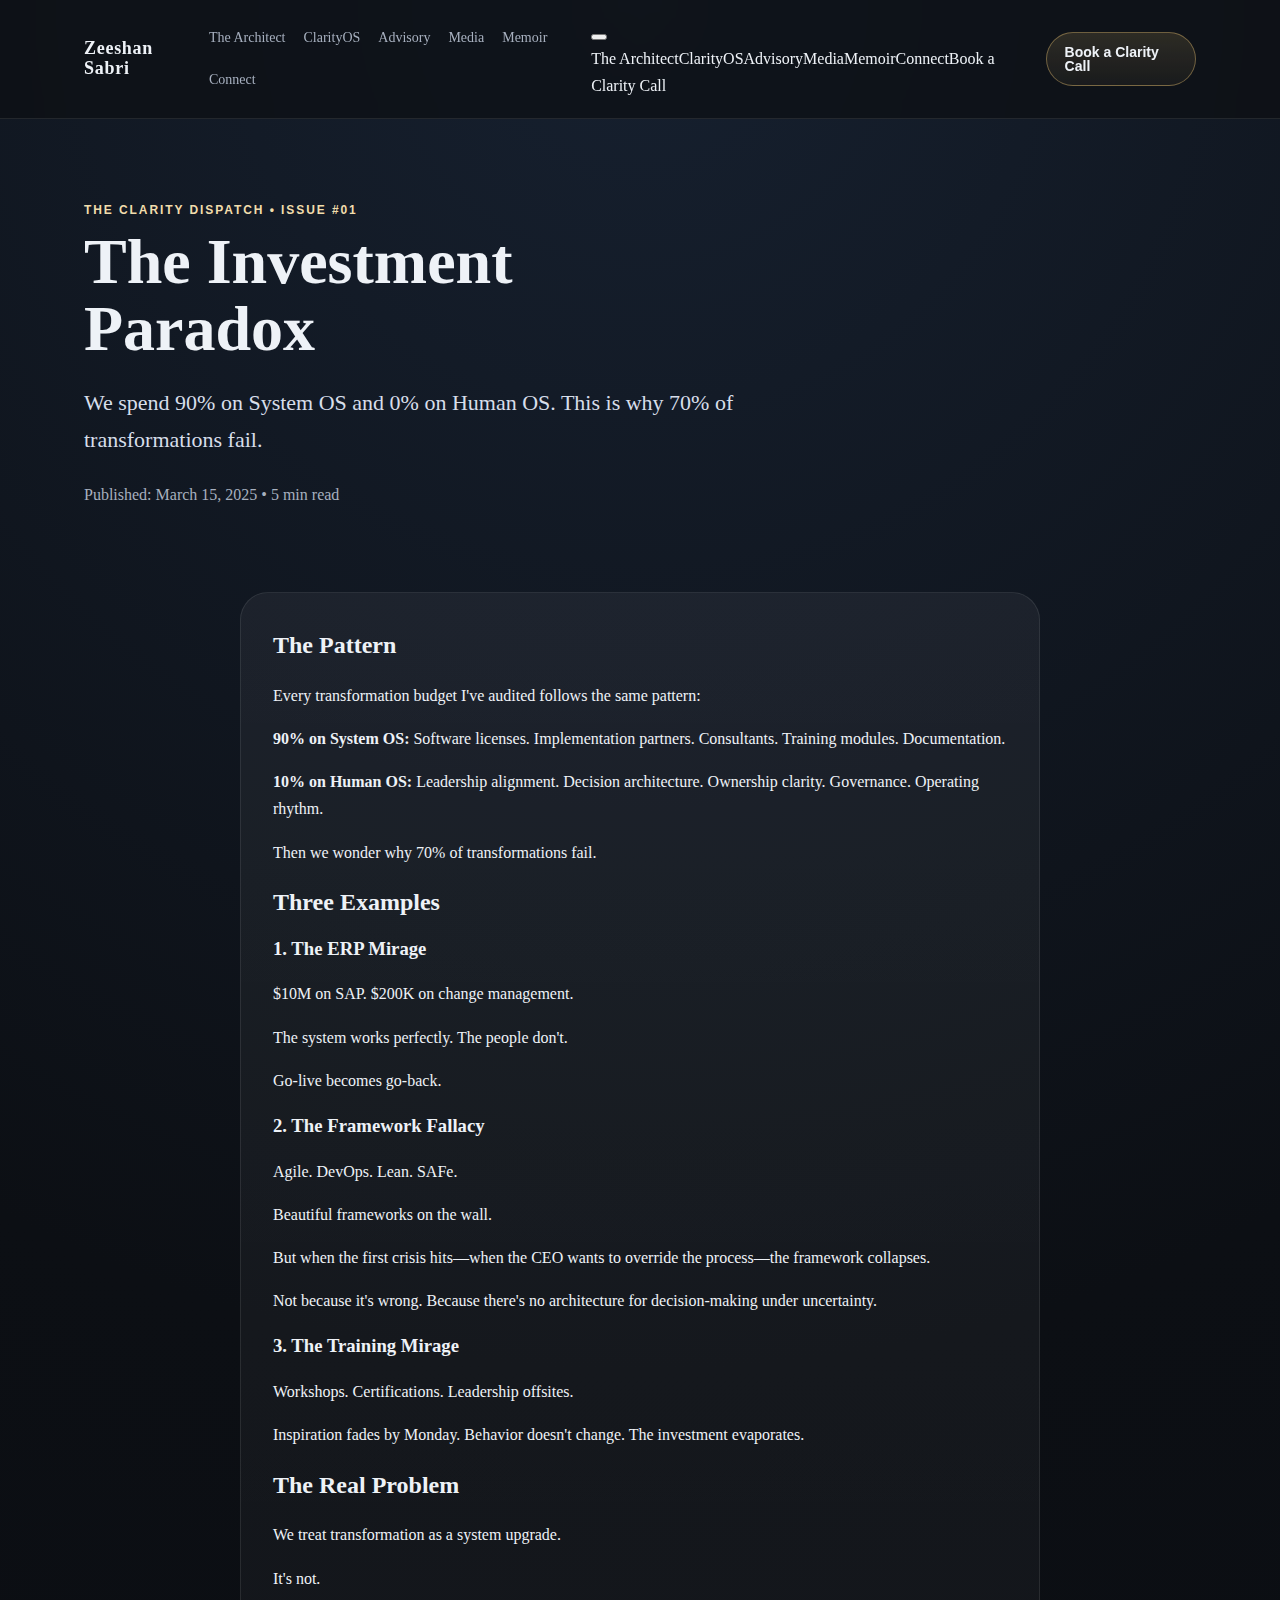
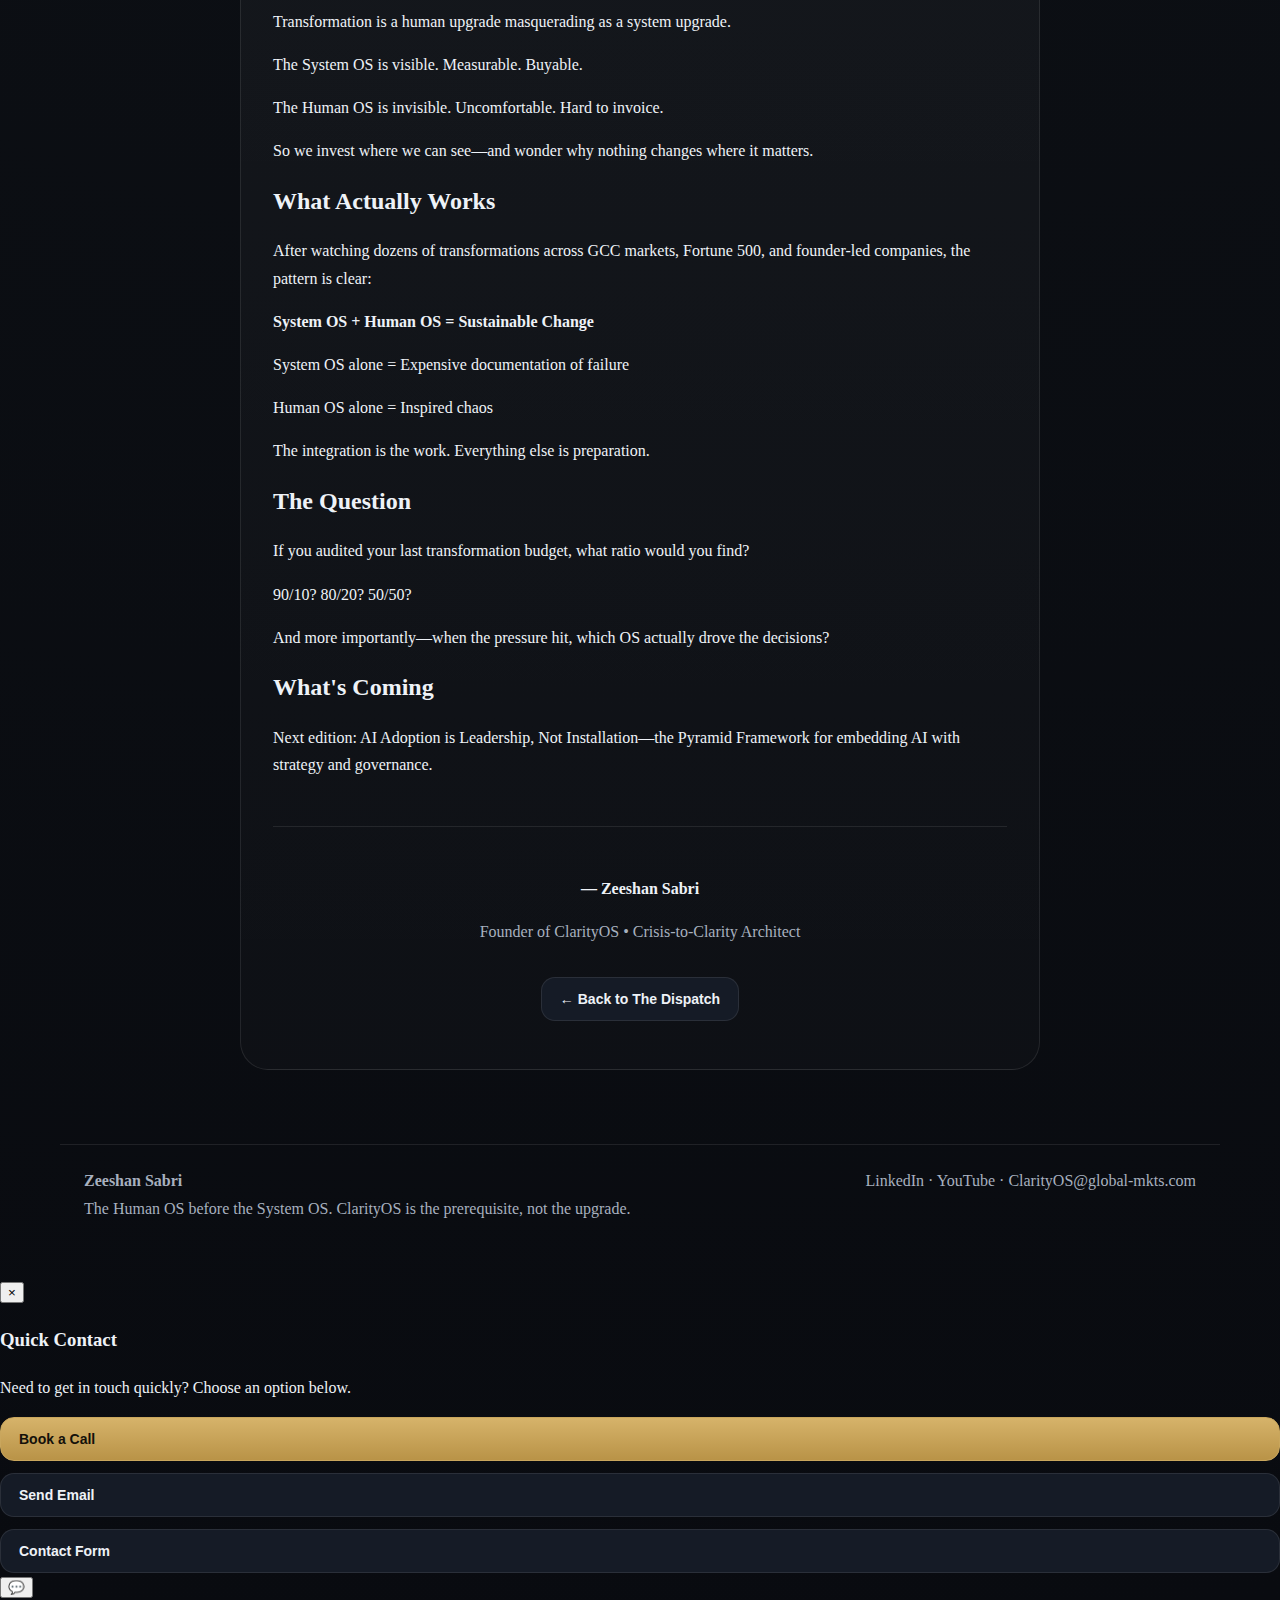
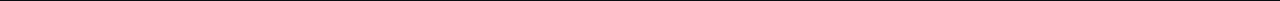
<file: newsletter-01-investment-paradox.html>
<!doctype html>
<html lang="en">
<head>
<meta charset="utf-8">
<meta name="viewport" content="width=device-width,initial-scale=1">
<title>The Investment Paradox | The Clarity Dispatch</title>
<meta name="description" content="We spend 90% on System OS and 0% on Human OS. This is why 70% of transformations fail.">
<link rel="canonical" href="https://architect.global-mkts.com/newsletter-01-investment-paradox.html">
<meta property="og:type" content="website">
<meta property="og:title" content="The Investment Paradox | The Clarity Dispatch">
<meta property="og:description" content="We spend 90% on System OS and 0% on Human OS. This is why 70% of transformations fail.">
<meta property="og:image" content="https://architect.global-mkts.com/assets/images/1000231025.jpg">
<meta property="og:url" content="https://architect.global-mkts.com/newsletter-01-investment-paradox.html">
<meta name="twitter:card" content="summary_large_image">
<meta name="twitter:title" content="The Investment Paradox | The Clarity Dispatch">
<meta name="twitter:description" content="We spend 90% on System OS and 0% on Human OS. This is why 70% of transformations fail.">
<meta name="twitter:image" content="https://architect.global-mkts.com/assets/images/1000231025.jpg">
<link rel="stylesheet" href="css/compact-theme.css">
</head>
<body>
<nav class="nav"><div class="wrap"><a class="brand" href="/">Zeeshan Sabri</a><div class="navlinks"><a href="the-architect.html">The Architect</a><a href="clarityos.html">ClarityOS</a><a href="advisory.html">Advisory</a><a href="media.html">Media</a><a href="memoir.html">Memoir</a><a href="connect.html">Connect</a></div><div class="nav-mobile"><button class="nav-hamburger" aria-label="Toggle menu" aria-expanded="false"><span></span><span></span><span></span></button><div class="nav-mobile-menu"><a href="the-architect.html">The Architect</a><a href="clarityos.html">ClarityOS</a><a href="advisory.html">Advisory</a><a href="media.html">Media</a><a href="memoir.html">Memoir</a><a href="connect.html">Connect</a><a class="cta-mobile" href="https://buy.stripe.com/00w28q41PdjveV2bfWcV201" target="_blank" rel="noopener">Book a Clarity Call</a></div></div><a class="cta" href="https://buy.stripe.com/00w28q41PdjveV2bfWcV201" target="_blank" rel="noopener">Book a Clarity Call</a></div></nav>

<main>
<section class="hero">
  <div class="wrap">
    <div class="eyebrow">The Clarity Dispatch • Issue #01</div>
    <h1>The Investment Paradox</h1>
    <p class="lead">We spend 90% on System OS and 0% on Human OS. This is why 70% of transformations fail.</p>
    <p class="muted">Published: March 15, 2025 • 5 min read</p>
  </div>
</section>

<section class="section">
  <div class="wrap panel" style="max-width: 800px; margin: 0 auto;">
    <div class="article-content">
      <h2>The Pattern</h2>
      <p>Every transformation budget I've audited follows the same pattern:</p>

      <p><strong>90% on System OS:</strong> Software licenses. Implementation partners. Consultants. Training modules. Documentation.</p>

      <p><strong>10% on Human OS:</strong> Leadership alignment. Decision architecture. Ownership clarity. Governance. Operating rhythm.</p>

      <p>Then we wonder why 70% of transformations fail.</p>

      <h2>Three Examples</h2>

      <h3>1. The ERP Mirage</h3>

      <p>$10M on SAP. $200K on change management.</p>

      <p>The system works perfectly. The people don't.</p>

      <p>Go-live becomes go-back.</p>

      <h3>2. The Framework Fallacy</h3>

      <p>Agile. DevOps. Lean. SAFe.</p>

      <p>Beautiful frameworks on the wall.</p>

      <p>But when the first crisis hits—when the CEO wants to override the process—the framework collapses.</p>

      <p>Not because it's wrong. Because there's no architecture for decision-making under uncertainty.</p>

      <h3>3. The Training Mirage</h3>

      <p>Workshops. Certifications. Leadership offsites.</p>

      <p>Inspiration fades by Monday. Behavior doesn't change. The investment evaporates.</p>

      <h2>The Real Problem</h2>

      <p>We treat transformation as a system upgrade.</p>

      <p>It's not.</p>

      <p>Transformation is a human upgrade masquerading as a system upgrade.</p>

      <p>The System OS is visible. Measurable. Buyable.</p>

      <p>The Human OS is invisible. Uncomfortable. Hard to invoice.</p>

      <p>So we invest where we can see—and wonder why nothing changes where it matters.</p>

      <h2>What Actually Works</h2>

      <p>After watching dozens of transformations across GCC markets, Fortune 500, and founder-led companies, the pattern is clear:</p>

      <p><strong>System OS + Human OS = Sustainable Change</strong></p>

      <p>System OS alone = Expensive documentation of failure</p>

      <p>Human OS alone = Inspired chaos</p>

      <p>The integration is the work. Everything else is preparation.</p>

      <h2>The Question</h2>

      <p>If you audited your last transformation budget, what ratio would you find?</p>

      <p>90/10? 80/20? 50/50?</p>

      <p>And more importantly—when the pressure hit, which OS actually drove the decisions?</p>

      <h2>What's Coming</h2>

      <p>Next edition: AI Adoption is Leadership, Not Installation—the Pyramid Framework for embedding AI with strategy and governance.</p>

      <hr style="margin: 3rem 0; border: none; border-top: 1px solid var(--line);">

      <div style="text-align: center; margin-top: 3rem;">
        <p><strong>— Zeeshan Sabri</strong></p>
        <p class="muted">Founder of ClarityOS • Crisis-to-Clarity Architect</p>
        <p style="margin-top: 2rem;"><a class="btn" href="newsletter.html">← Back to The Dispatch</a></p>
      </div>
    </div>
  </div>
</section>
</main>

<footer class="footer">
<div class="wrap">
<div>
<strong>Zeeshan Sabri</strong>
<div>The Human OS before the System OS. ClarityOS is the prerequisite, not the upgrade.</div>
</div>
<div>
<a href="https://linkedin.com/in/zeeshan-sabri" target="_blank" rel="noopener">LinkedIn</a> · <a href="https://www.youtube.com/@ZeeshanSabri83" target="_blank" rel="noopener">YouTube</a> · <a href="mailto:ClarityOS@global-mkts.com">ClarityOS@global-mkts.com</a>
</div>
</div>
</footer>

<script src="js/main.js"></script>
<div class="floating-contact">
  <div class="floating-contact-panel" id="contactPanel">
    <button class="floating-contact-close" aria-label="Close contact panel">×</button>
    <h3>Quick Contact</h3>
    <p>Need to get in touch quickly? Choose an option below.</p>
    <div style="display: grid; gap: 12px;">
      <a href="https://buy.stripe.com/00w28q41PdjveV2bfWcV201" class="btn primary" target="_blank" rel="noopener" style="text-align: center;">Book a Call</a>
      <a href="mailto:ClarityOS@global-mkts.com" class="btn" style="text-align: center;">Send Email</a>
      <a href="connect.html" class="btn" style="text-align: center;">Contact Form</a>
    </div>
  </div>
  <button class="floating-contact-btn" id="contactToggle" aria-label="Open contact options">💬</button>
</div>

</body>
</html>
</file>
<file: css/styles.css>
/* ============================================================
   ClarityOS — styles.css
   Design System for clarityos.global-mkts.com
   Author: Built for Zeeshan Sabri
   ============================================================ */

/* ── Google Fonts ── */
@import url('https://fonts.googleapis.com/css2?family=Playfair+Display:ital,wght@0,400;0,500;0,600;0,700;1,400;1,500;1,600&family=Inter:wght@300;400;500;600&display=swap');

/* ============================================================
   1. DESIGN TOKENS — CSS Custom Properties
   ============================================================ */
:root {
  /* Colour palette */
  --void: #0a0a0f;
  /* primary background */
  --shadow: #12121a;
  /* card / section backgrounds */
  --depth: #1a1a2e;
  /* subtle section variation */
  --dawn: #f5f5f7;
  /* primary text */
  --muted: #9a9aaa;
  /* secondary text */
  --faint: #3a3a4e;
  /* borders, dividers */
  --wisdom: #c9a227;
  /* ClarityOS gold — primary accent */
  --shine: #e8c547;
  /* gold hover */
  --ember: #e63935;
  /* Kuantum red — used sparingly */

  /* Typography scale (fluid) */
  --size-hero: clamp(2.75rem, 6vw, 5rem);
  --size-h1: clamp(2.25rem, 5vw, 4rem);
  --size-h2: clamp(1.75rem, 3.5vw, 2.75rem);
  --size-h3: clamp(1.25rem, 2.5vw, 1.875rem);
  --size-h4: clamp(1.1rem, 2vw, 1.375rem);
  --size-body: 1.125rem;
  --size-sm: 0.9375rem;
  --size-xs: 0.8125rem;

  /* Spacing */
  --section-gap: clamp(5rem, 10vw, 9rem);
  --content-max: 1440px;
  --pad-x: clamp(1.5rem, 4vw, 4rem);

  /* Radii */
  --radius-sm: 6px;
  --radius-md: 12px;
  --radius-lg: 20px;
  --radius-xl: 32px;

  /* Transitions */
  --ease-out: cubic-bezier(0.22, 1, 0.36, 1);
  --ease-in: cubic-bezier(0.64, 0, 0.78, 0);
  --dur-fast: 180ms;
  --dur-med: 320ms;
  --dur-slow: 550ms;

  /* Shadows */
  --shadow-gold: 0 0 40px rgba(201, 162, 39, 0.15);
  --shadow-card: 0 2px 24px rgba(0, 0, 0, 0.4);
  --shadow-lift: 0 8px 48px rgba(0, 0, 0, 0.5);
}

/* ============================================================
   2. RESET & BASE
   ============================================================ */
*,
*::before,
*::after {
  box-sizing: border-box;
  margin: 0;
  padding: 0;
}

html {
  scroll-behavior: smooth;
  -webkit-text-size-adjust: 100%;
  font-size: 16px;
}

body {
  background-color: var(--void);
  color: var(--dawn);
  font-family: 'Inter', system-ui, sans-serif;
  font-size: var(--size-body);
  font-weight: 400;
  line-height: 1.75;
  overflow-x: hidden;
  -webkit-font-smoothing: antialiased;
  -moz-osx-font-smoothing: grayscale;
}

img {
  display: block;
  max-width: 100%;
  height: auto;
}

a {
  color: inherit;
  text-decoration: none;
}

ul,
ol {
  list-style: none;
}

button {
  background: none;
  border: none;
  cursor: pointer;
  font-family: inherit;
}

/* ============================================================
   3. GRAIN TEXTURE OVERLAY
   ============================================================ */
.grain {
  position: fixed;
  inset: 0;
  width: 100%;
  height: 100%;
  pointer-events: none;
  z-index: 9999;
  opacity: 0.025;
  background-image: url("data:image/svg+xml,%3Csvg viewBox='0 0 256 256' xmlns='http://www.w3.org/2000/svg'%3E%3Cfilter id='noise'%3E%3CfeTurbulence type='fractalNoise' baseFrequency='0.9' numOctaves='4' stitchTiles='stitch'/%3E%3C/filter%3E%3Crect width='100%25' height='100%25' filter='url(%23noise)'/%3E%3C/svg%3E");
  background-repeat: repeat;
  background-size: 256px 256px;
}

/* ============================================================
   4. TYPOGRAPHY
   ============================================================ */
h1,
h2,
h3,
h4,
h5,
h6 {
  font-family: 'Playfair Display', Georgia, serif;
  font-weight: 700;
  line-height: 1.18;
  letter-spacing: -0.02em;
  color: var(--dawn);
}

h1 {
  font-size: var(--size-h1);
}

h2 {
  font-size: var(--size-h2);
}

h3 {
  font-size: var(--size-h3);
}

h4 {
  font-size: var(--size-h4);
}

.display-heading {
  font-family: 'Playfair Display', Georgia, serif;
  font-size: var(--size-hero);
  font-weight: 700;
  line-height: 1.08;
  letter-spacing: -0.03em;
}

.eyebrow {
  font-family: 'Inter', sans-serif;
  font-size: var(--size-xs);
  font-weight: 600;
  letter-spacing: 0.14em;
  text-transform: uppercase;
  color: var(--wisdom);
}

.lead {
  font-size: clamp(1.125rem, 2vw, 1.375rem);
  font-weight: 300;
  line-height: 1.7;
  color: var(--muted);
}

p {
  color: var(--muted);
  line-height: 1.8;
}

strong {
  color: var(--dawn);
  font-weight: 600;
}

/* ============================================================
   5. LAYOUT UTILITIES
   ============================================================ */
.container {
  max-width: var(--content-max);
  margin-inline: auto;
  padding-inline: var(--pad-x);
}

.section {
  padding-block: var(--section-gap);
}

.section--shadow {
  background-color: var(--shadow);
}

.section--depth {
  background-color: var(--depth);
}

.section--void {
  background-color: var(--void);
}

.grid-2 {
  display: grid;
  grid-template-columns: 1fr 1fr;
  gap: 3rem;
}

.grid-3 {
  display: grid;
  grid-template-columns: repeat(3, 1fr);
  gap: 2rem;
}

.grid-4 {
  display: grid;
  grid-template-columns: repeat(4, 1fr);
  gap: 1.5rem;
}

.flex-center {
  display: flex;
  align-items: center;
  justify-content: center;
}

.flex-between {
  display: flex;
  align-items: center;
  justify-content: space-between;
}

.text-center {
  text-align: center;
}

.stack {
  display: flex;
  flex-direction: column;
  gap: 1rem;
}

/* ============================================================
   6. REVEAL ANIMATIONS
   ============================================================ */
.reveal {
  opacity: 0;
  transform: translateY(24px);
  transition:
    opacity var(--dur-slow) var(--ease-out),
    transform var(--dur-slow) var(--ease-out);
}

.reveal.visible {
  opacity: 1;
  transform: translateY(0);
}

/* Staggered children */
.stagger>*:nth-child(1) {
  transition-delay: 0ms;
}

.stagger>*:nth-child(2) {
  transition-delay: 80ms;
}

.stagger>*:nth-child(3) {
  transition-delay: 160ms;
}

.stagger>*:nth-child(4) {
  transition-delay: 240ms;
}

.stagger>*:nth-child(5) {
  transition-delay: 320ms;
}

.stagger>*:nth-child(6) {
  transition-delay: 400ms;
}

/* ============================================================
   7. NAVIGATION
   ============================================================ */
.nav {
  position: fixed;
  top: 0;
  left: 0;
  right: 0;
  z-index: 1000;
  padding: 1.25rem var(--pad-x);
  transition:
    background var(--dur-med) var(--ease-out),
    backdrop-filter var(--dur-med) var(--ease-out),
    padding var(--dur-med) var(--ease-out),
    border-color var(--dur-med) var(--ease-out);
  border-bottom: 1px solid transparent;
}

.nav.scrolled {
  background: rgba(10, 10, 15, 0.85);
  backdrop-filter: blur(20px) saturate(1.5);
  -webkit-backdrop-filter: blur(20px) saturate(1.5);
  border-bottom-color: var(--faint);
  padding: 0.875rem var(--pad-x);
}

.nav__inner {
  max-width: var(--content-max);
  margin-inline: auto;
  display: flex;
  align-items: center;
  justify-content: space-between;
  gap: 2rem;
}

/* Logo */
.nav__logo {
  font-family: 'Playfair Display', serif;
  font-size: 1.25rem;
  font-weight: 700;
  color: var(--dawn);
  letter-spacing: -0.01em;
  display: flex;
  align-items: center;
  gap: 0.375rem;
  white-space: nowrap;
}

.nav__logo-dot {
  width: 6px;
  height: 6px;
  border-radius: 50%;
  background: var(--wisdom);
  flex-shrink: 0;
}

/* Desktop links */
.nav__links {
  display: flex;
  align-items: center;
  gap: 2.5rem;
}

.nav__link {
  font-size: var(--size-sm);
  font-weight: 500;
  color: var(--muted);
  letter-spacing: 0.02em;
  transition: color var(--dur-fast);
  white-space: nowrap;
}

.nav__link:hover,
.nav__link[aria-current="page"] {
  color: var(--dawn);
}

/* CTA button in nav */
.nav__cta {
  background: var(--wisdom);
  color: var(--void) !important;
  font-weight: 600;
  font-size: var(--size-sm);
  padding: 0.5625rem 1.25rem;
  border-radius: var(--radius-sm);
  letter-spacing: 0.02em;
  transition:
    background var(--dur-fast),
    transform var(--dur-fast),
    box-shadow var(--dur-fast);
  white-space: nowrap;
}

.nav__cta:hover {
  background: var(--shine);
  transform: translateY(-1px);
  box-shadow: 0 4px 20px rgba(201, 162, 39, 0.35);
}

/* Hamburger */
.nav__hamburger {
  display: none;
  flex-direction: column;
  gap: 5px;
  padding: 4px;
  cursor: pointer;
  z-index: 1002;
}

.nav__hamburger span {
  display: block;
  width: 22px;
  height: 2px;
  background: var(--dawn);
  border-radius: 2px;
  transition: transform var(--dur-med) var(--ease-out), opacity var(--dur-fast);
}

.nav__hamburger.open span:nth-child(1) {
  transform: translateY(7px) rotate(45deg);
}

.nav__hamburger.open span:nth-child(2) {
  opacity: 0;
}

.nav__hamburger.open span:nth-child(3) {
  transform: translateY(-7px) rotate(-45deg);
}

/* Mobile overlay */
.nav__mobile {
  position: fixed;
  inset: 0;
  background: var(--void);
  z-index: 1001;
  display: flex;
  flex-direction: column;
  align-items: center;
  justify-content: center;
  gap: 2.5rem;
  opacity: 0;
  pointer-events: none;
  transition: opacity var(--dur-med) var(--ease-out);
}

.nav__mobile.open {
  opacity: 1;
  pointer-events: auto;
}

.nav__mobile-link {
  font-family: 'Playfair Display', serif;
  font-size: clamp(1.75rem, 5vw, 2.5rem);
  font-weight: 700;
  color: var(--dawn);
  transition: color var(--dur-fast);
  letter-spacing: -0.01em;
}

.nav__mobile-link:hover {
  color: var(--wisdom);
}

.nav__mobile-cta {
  background: var(--wisdom);
  color: var(--void) !important;
  font-family: 'Inter', sans-serif;
  font-weight: 600;
  font-size: 1rem;
  padding: 0.875rem 2.5rem;
  border-radius: var(--radius-sm);
  margin-top: 1rem;
}

/* ============================================================
   8. BUTTONS
   ============================================================ */
.btn {
  display: inline-flex;
  align-items: center;
  gap: 0.5rem;
  font-family: 'Inter', sans-serif;
  font-weight: 600;
  font-size: var(--size-sm);
  letter-spacing: 0.03em;
  padding: 0.875rem 1.875rem;
  border-radius: var(--radius-sm);
  border: 2px solid transparent;
  cursor: pointer;
  transition:
    background var(--dur-fast),
    color var(--dur-fast),
    border-color var(--dur-fast),
    transform var(--dur-fast),
    box-shadow var(--dur-fast);
  white-space: nowrap;
  text-decoration: none;
}

.btn:hover {
  transform: translateY(-2px);
}

.btn:active {
  transform: translateY(0);
}

/* Primary gold */
.btn--primary {
  background: var(--wisdom);
  color: var(--void);
  border-color: var(--wisdom);
}

.btn--primary:hover {
  background: var(--shine);
  border-color: var(--shine);
  box-shadow: 0 6px 28px rgba(201, 162, 39, 0.4);
  color: var(--void);
}

/* Ghost (outlined) */
.btn--ghost {
  background: transparent;
  color: var(--dawn);
  border-color: var(--faint);
}

.btn--ghost:hover {
  border-color: var(--wisdom);
  color: var(--wisdom);
}

/* Ghost gold */
.btn--ghost-gold {
  background: transparent;
  color: var(--wisdom);
  border-color: var(--wisdom);
}

.btn--ghost-gold:hover {
  background: var(--wisdom);
  color: var(--void);
}

/* Ember / red */
.btn--ember {
  background: var(--ember);
  color: #fff;
  border-color: var(--ember);
}

.btn--ember:hover {
  background: #f04540;
  border-color: #f04540;
  box-shadow: 0 6px 28px rgba(230, 57, 53, 0.35);
}

/* Arrow icon shorthand */
.btn__arrow {
  font-size: 1.1em;
  transition: transform var(--dur-fast) var(--ease-out);
}

.btn:hover .btn__arrow {
  transform: translateX(4px);
}

/* Button group */
.btn-group {
  display: flex;
  flex-wrap: wrap;
  gap: 1rem;
  align-items: center;
}

/* ============================================================
   9. HERO SECTION
   ============================================================ */
.hero {
  position: relative;
  min-height: 100svh;
  display: grid;
  grid-template-columns: 1fr 1fr;
  align-items: center;
  gap: clamp(3rem, 5vw, 5rem);
  padding-top: clamp(7rem, 12vw, 9rem);
  padding-bottom: clamp(5rem, 8vw, 8rem);
  overflow: hidden;
}

/* Ambient gold bloom — left */
.hero::before {
  content: '';
  position: absolute;
  top: -15%;
  left: -8%;
  width: 55%;
  height: 85%;
  background: radial-gradient(ellipse at 30% 40%, rgba(201, 162, 39, 0.07) 0%, transparent 65%);
  pointer-events: none;
  z-index: 0;
}

/* Subtle bottom-left vignette */
.hero::after {
  content: '';
  position: absolute;
  bottom: 0;
  left: 0;
  width: 50%;
  height: 30%;
  background: radial-gradient(ellipse at 0% 100%, rgba(201, 162, 39, 0.04) 0%, transparent 70%);
  pointer-events: none;
  z-index: 0;
}

.hero__content {
  display: flex;
  flex-direction: column;
  gap: 1.75rem;
  position: relative;
  z-index: 1;
}

.hero__eyebrow {
  display: flex;
  align-items: center;
  gap: 0.875rem;
}

.hero__eyebrow-line {
  width: 2.5rem;
  height: 2px;
  background: linear-gradient(90deg, var(--wisdom), rgba(201, 162, 39, 0.3));
  flex-shrink: 0;
}

/* Gold eyebrow text */
.hero__eyebrow .eyebrow {
  color: var(--wisdom);
  font-weight: 600;
  letter-spacing: 0.1em;
}

.hero__title {
  font-size: clamp(3.5rem, 7vw, 6rem);
  font-family: 'Playfair Display', serif;
  font-weight: 700;
  line-height: 1.04;
  letter-spacing: -0.03em;
  color: var(--dawn);
}

.hero__title em {
  font-style: italic;
  color: var(--wisdom);
  display: block;
}

.hero__sub {
  font-size: clamp(1.05rem, 1.8vw, 1.25rem);
  font-weight: 300;
  line-height: 1.8;
  color: var(--muted);
  max-width: 50ch;
}

.hero__stats {
  display: flex;
  flex-wrap: wrap;
  gap: 0.75rem;
  margin-top: 0.25rem;
}

/* Refined stat pills — pill shape with subtle gold border + glow */
.hero__stat {
  background: rgba(201, 162, 39, 0.06);
  border: 1px solid rgba(201, 162, 39, 0.28);
  border-radius: 999px;
  padding: 0.45rem 1.125rem;
  font-size: 0.75rem;
  font-weight: 600;
  color: var(--wisdom);
  letter-spacing: 0.07em;
  text-transform: uppercase;
  white-space: nowrap;
  box-shadow: 0 0 12px rgba(201, 162, 39, 0.08), inset 0 1px 0 rgba(201, 162, 39, 0.12);
  transition: background var(--dur-fast), box-shadow var(--dur-fast), border-color var(--dur-fast);
}

.hero__stat:hover {
  background: rgba(201, 162, 39, 0.12);
  border-color: rgba(201, 162, 39, 0.5);
  box-shadow: 0 0 20px rgba(201, 162, 39, 0.14), inset 0 1px 0 rgba(201, 162, 39, 0.2);
}

/* Hero image side — editorial treatment */
.hero__image-wrap {
  position: relative;
  height: clamp(560px, 85vh, 820px);
  border-radius: var(--radius-lg);
  overflow: hidden;
  box-shadow: 0 32px 80px rgba(0, 0, 0, 0.6), 0 0 0 1px rgba(201, 162, 39, 0.08);
}

/* Top-left cinematic gradient — darkens top-left corner */
.hero__image-wrap::before {
  content: '';
  position: absolute;
  inset: 0;
  background:
    linear-gradient(135deg, rgba(10, 10, 15, 0.55) 0%, transparent 45%),
    linear-gradient(to top, rgba(10, 10, 15, 0.7) 0%, transparent 50%);
  z-index: 1;
}

/* Gold edge shimmer — right side */
.hero__image-wrap::after {
  content: '';
  position: absolute;
  top: 0;
  right: 0;
  width: 2px;
  height: 100%;
  background: linear-gradient(to bottom,
      transparent 0%,
      rgba(201, 162, 39, 0.4) 30%,
      rgba(201, 162, 39, 0.6) 60%,
      transparent 100%);
  z-index: 2;
}

.hero__img {
  width: 100%;
  height: 100%;
  object-fit: cover;
  object-position: top center;
  transition: transform 0.8s var(--ease-out);
  filter: contrast(1.04) saturate(0.9);
}

.hero__image-wrap:hover .hero__img {
  transform: scale(1.015);
}

/* ============================================================
   10. SECTION HEADERS
   ============================================================ */
.section-header {
  text-align: center;
  max-width: 72ch;
  margin-inline: auto;
  margin-bottom: clamp(3rem, 5vw, 5rem);
}

.section-header .eyebrow {
  margin-bottom: 0.875rem;
}

.section-header h2 {
  margin-bottom: 1.125rem;
}

.section-header p {
  font-size: clamp(1rem, 1.75vw, 1.2rem);
  color: var(--muted);
}

/* ============================================================
   11. INVESTMENT PARADOX / DIAGNOSIS SECTION
   ============================================================ */
.diagnosis {
  text-align: center;
  position: relative;
  overflow: hidden;
}

/* Central gold bloom */
.diagnosis::before {
  content: '';
  position: absolute;
  top: 50%;
  left: 50%;
  transform: translate(-50%, -50%);
  width: 900px;
  height: 900px;
  background: radial-gradient(ellipse, rgba(201, 162, 39, 0.055) 0%, transparent 65%);
  pointer-events: none;
}

/* ── Pull-quote wrapper — adds decorative opening " ── */
.diagnosis__quote-wrap {
  position: relative;
  max-width: 84ch;
  margin-inline: auto;
  margin-bottom: 2rem;
  padding-top: 3.5rem;
  /* space for the decorative mark */
}

/* Giant decorative opening quotation mark */
.diagnosis__quote-wrap::before {
  content: '\201C';
  /* " */
  position: absolute;
  top: -0.5rem;
  left: 50%;
  transform: translateX(-50%);
  font-family: 'Playfair Display', serif;
  font-size: clamp(6rem, 12vw, 10rem);
  font-weight: 700;
  line-height: 1;
  color: var(--wisdom);
  opacity: 0.18;
  pointer-events: none;
  user-select: none;
  letter-spacing: -0.05em;
}

.diagnosis__quote {
  font-family: 'Playfair Display', serif;
  font-size: clamp(1.75rem, 3.5vw, 2.875rem);
  font-style: italic;
  font-weight: 500;
  line-height: 1.4;
  color: var(--dawn);
  position: relative;
  z-index: 1;
}

/* Highlight the key numbers in gold */
.diagnosis__quote strong {
  color: var(--wisdom);
  font-style: normal;
  font-weight: 700;
}

.diagnosis__attribution {
  font-size: var(--size-sm);
  font-weight: 600;
  color: var(--wisdom);
  letter-spacing: 0.06em;
  text-transform: uppercase;
  margin-top: 0.25rem;
}

/* ── Two-column split — dramatic with centre dividing line ── */
.diagnosis__split {
  display: grid;
  grid-template-columns: 1fr 1fr;
  margin-top: clamp(3.5rem, 6vw, 6rem);
  border-radius: var(--radius-lg);
  overflow: hidden;
  position: relative;
  border: 1px solid var(--faint);
  box-shadow: 0 0 0 1px rgba(201, 162, 39, 0.06), 0 24px 60px rgba(0, 0, 0, 0.35);
}

/* Gold centre dividing line */
.diagnosis__split::after {
  content: '';
  position: absolute;
  top: 0;
  left: 50%;
  transform: translateX(-50%);
  width: 1px;
  height: 100%;
  background: linear-gradient(to bottom,
      transparent 0%,
      rgba(201, 162, 39, 0.5) 20%,
      rgba(201, 162, 39, 0.7) 50%,
      rgba(201, 162, 39, 0.5) 80%,
      transparent 100%);
  pointer-events: none;
  z-index: 2;
}

.diagnosis__col {
  padding: clamp(2rem, 4vw, 3.5rem);
  text-align: left;
}

.diagnosis__col--invest {
  background: rgba(230, 57, 53, 0.06);
}

.diagnosis__col--gap {
  background: rgba(201, 162, 39, 0.06);
}

.diagnosis__col-label {
  font-size: var(--size-xs);
  font-weight: 700;
  letter-spacing: 0.14em;
  text-transform: uppercase;
  margin-bottom: 1.75rem;
  padding-bottom: 1.25rem;
  border-bottom: 1px solid;
  display: flex;
  align-items: center;
  gap: 0.625rem;
}

/* Label icons */
.diagnosis__col--invest .diagnosis__col-label::before {
  content: '';
  width: 8px;
  height: 8px;
  border-radius: 50%;
  background: var(--ember);
  flex-shrink: 0;
  box-shadow: 0 0 8px rgba(230, 57, 53, 0.5);
}

.diagnosis__col--gap .diagnosis__col-label::before {
  content: '';
  width: 8px;
  height: 8px;
  border-radius: 50%;
  background: var(--wisdom);
  flex-shrink: 0;
  box-shadow: 0 0 8px rgba(201, 162, 39, 0.5);
}

.diagnosis__col--invest .diagnosis__col-label {
  color: var(--ember);
  border-bottom-color: rgba(230, 57, 53, 0.2);
}

.diagnosis__col--gap .diagnosis__col-label {
  color: var(--wisdom);
  border-bottom-color: rgba(201, 162, 39, 0.2);
}

.diagnosis__col-list {
  display: flex;
  flex-direction: column;
  gap: 0;
  list-style: none;
}

.diagnosis__col-list li {
  font-size: var(--size-sm);
  color: var(--muted);
  display: flex;
  align-items: center;
  gap: 0.875rem;
  padding: 0.875rem 0;
  border-bottom: 1px solid rgba(255, 255, 255, 0.04);
  transition: color var(--dur-fast);
}

.diagnosis__col-list li:last-child {
  border-bottom: none;
}

.diagnosis__col--invest li {
  color: rgba(245, 245, 247, 0.55);
}

.diagnosis__col--gap li {
  color: rgba(245, 245, 247, 0.7);
}

.diagnosis__col--invest li::before {
  content: '';
  width: 22px;
  height: 22px;
  border-radius: 50%;
  background: rgba(230, 57, 53, 0.12);
  border: 1px solid rgba(230, 57, 53, 0.28);
  flex-shrink: 0;
  background-image: url("data:image/svg+xml,%3Csvg xmlns='http://www.w3.org/2000/svg' viewBox='0 0 16 16'%3E%3Cpath d='M4 4l8 8M12 4l-8 8' stroke='%23e63935' stroke-width='1.5' stroke-linecap='round'/%3E%3C/svg%3E");
  background-size: 10px;
  background-repeat: no-repeat;
  background-position: center;
}

.diagnosis__col--gap li::before {
  content: '';
  width: 22px;
  height: 22px;
  border-radius: 50%;
  background: rgba(201, 162, 39, 0.1);
  border: 1px solid rgba(201, 162, 39, 0.3);
  flex-shrink: 0;
  background-image: url("data:image/svg+xml,%3Csvg xmlns='http://www.w3.org/2000/svg' viewBox='0 0 16 16'%3E%3Ccircle cx='8' cy='8' r='3' fill='%23c9a227'/%3E%3C/svg%3E");
  background-size: 10px;
  background-repeat: no-repeat;
  background-position: center;
}

/* ── Closing statement — the most important sentence on the page ── */
.diagnosis__cta-statement {
  margin-top: clamp(4rem, 7vw, 7rem);
  font-family: 'Playfair Display', serif;
  font-size: clamp(2.25rem, 5vw, 4.25rem);
  font-weight: 700;
  line-height: 1.1;
  letter-spacing: -0.025em;
  color: var(--dawn);
  position: relative;
}

/* Subtle underline accent beneath "Fix the Human OS first." */
.diagnosis__cta-statement::after {
  content: '';
  display: block;
  width: 3rem;
  height: 3px;
  background: var(--wisdom);
  margin: 1.5rem auto 0;
  border-radius: 2px;
}

.diagnosis__cta-statement .stmt-line {
  display: block;
}

.diagnosis__cta-statement .stmt-line--gold {
  color: var(--wisdom);
  font-style: italic;
}

/* ============================================================
   12. FEATURE GRID — What ClarityOS Is
   ============================================================ */
.feature-card {
  background: var(--shadow);
  border: 1px solid var(--faint);
  border-top: 2px solid rgba(201, 162, 39, 0.25);
  border-radius: var(--radius-md);
  padding: 2.5rem 2.25rem;
  transition:
    border-color var(--dur-med),
    border-top-color var(--dur-med),
    transform var(--dur-med) var(--ease-out),
    box-shadow var(--dur-med);
  position: relative;
  overflow: hidden;
}

.feature-card::before {
  content: '';
  position: absolute;
  top: 0;
  left: 0;
  right: 0;
  height: 1px;
  background: linear-gradient(90deg, transparent, rgba(201, 162, 39, 0.4), transparent);
  opacity: 0;
  transition: opacity var(--dur-med);
}

.feature-card:hover {
  border-color: rgba(201, 162, 39, 0.2);
  border-top-color: rgba(201, 162, 39, 0.7);
  transform: translateY(-5px);
  box-shadow: 0 20px 50px rgba(0, 0, 0, 0.4), 0 0 0 1px rgba(201, 162, 39, 0.08);
}

.feature-card:hover::before {
  opacity: 1;
}

/* SVG icon container — replaces emoji */
.feature-card__icon {
  width: 48px;
  height: 48px;
  display: flex;
  align-items: center;
  justify-content: center;
  margin-bottom: 1.75rem;
  position: relative;
}

.feature-card__icon svg {
  width: 28px;
  height: 28px;
  stroke: var(--wisdom);
  fill: none;
  stroke-width: 1.5;
  stroke-linecap: round;
  stroke-linejoin: round;
}

/* Gold horizontal rule before label */
.feature-card__label {
  font-size: var(--size-xs);
  font-weight: 600;
  letter-spacing: 0.12em;
  text-transform: uppercase;
  color: var(--ember);
  margin-bottom: 0.625rem;
  display: flex;
  align-items: center;
  gap: 0.5rem;
}

.feature-card__label::before {
  content: '';
  width: 1.5rem;
  height: 1px;
  background: var(--ember);
  opacity: 0.5;
  flex-shrink: 0;
}

.feature-card__title {
  font-family: 'Playfair Display', serif;
  font-size: 1.5rem;
  font-weight: 700;
  color: var(--dawn);
  margin-bottom: 0.875rem;
  letter-spacing: -0.02em;
  line-height: 1.2;
}

.feature-card__body {
  font-size: var(--size-sm);
  color: var(--muted);
  line-height: 1.8;
}

/* ============================================================
   13. THE PROOF SECTION
   ============================================================ */
.proof-section {
  display: grid;
  grid-template-columns: 1fr 1fr;
  gap: 5rem;
  align-items: center;
}

.proof__image-wrap {
  border-radius: var(--radius-lg);
  overflow: hidden;
  height: clamp(400px, 60vh, 600px);
  position: relative;
}

.proof__image-wrap::after {
  content: '';
  position: absolute;
  inset: 0;
  background: linear-gradient(135deg,
      rgba(201, 162, 39, 0.08) 0%,
      transparent 60%);
}

.proof__img {
  width: 100%;
  height: 100%;
  object-fit: cover;
  object-position: center top;
}

.proof__content {
  display: flex;
  flex-direction: column;
  gap: 1.75rem;
}

.proof__story {
  font-size: clamp(1rem, 1.75vw, 1.2rem);
  font-weight: 300;
  line-height: 1.8;
  color: var(--muted);
  font-style: italic;
  border-left: 3px solid var(--wisdom);
  padding-left: 1.5rem;
}

.credential-badges {
  display: flex;
  flex-direction: column;
  gap: 0;
  border: 1px solid rgba(201, 162, 39, 0.12);
  border-radius: var(--radius-md);
  overflow: hidden;
}

.credential-badge {
  display: flex;
  align-items: center;
  gap: 1.125rem;
  background: transparent;
  padding: 1rem 1.25rem;
  border-bottom: 1px solid rgba(201, 162, 39, 0.08);
  transition: background var(--dur-fast);
}

.credential-badge:last-child {
  border-bottom: none;
}

.credential-badge:hover {
  background: rgba(201, 162, 39, 0.04);
}

/* SVG icon cell */
.credential-badge__icon {
  width: 36px;
  height: 36px;
  border-radius: 8px;
  background: rgba(201, 162, 39, 0.08);
  border: 1px solid rgba(201, 162, 39, 0.18);
  display: flex;
  align-items: center;
  justify-content: center;
  flex-shrink: 0;
}

.credential-badge__icon svg {
  width: 18px;
  height: 18px;
  stroke: var(--wisdom);
  fill: none;
  stroke-width: 1.5;
  stroke-linecap: round;
  stroke-linejoin: round;
}

.credential-badge__text {
  font-size: var(--size-sm);
  font-weight: 600;
  color: var(--dawn);
  letter-spacing: -0.01em;
}

.credential-badge__sub {
  display: block;
  font-size: var(--size-xs);
  font-weight: 400;
  color: var(--muted);
  margin-top: 0.125rem;
  line-height: 1.5;
}

/* ============================================================
   14. TWO PATHS CARDS
   ============================================================ */
.path-cards {
  display: grid;
  grid-template-columns: 1fr 1fr;
  gap: 2rem;
}

.path-card {
  border-radius: var(--radius-lg);
  padding: 2.75rem;
  display: flex;
  flex-direction: column;
  gap: 1.5rem;
  border: 1px solid var(--faint);
  background: var(--shadow);
  transition:
    transform var(--dur-med) var(--ease-out),
    box-shadow var(--dur-med),
    border-color var(--dur-med);
  position: relative;
  overflow: hidden;
}

.path-card::before {
  content: '';
  position: absolute;
  top: 0;
  left: 0;
  right: 0;
  height: 3px;
  background: var(--faint);
  transition: background var(--dur-med);
}

.path-card--gold {
  border-color: rgba(201, 162, 39, 0.3);
}

.path-card--gold::before {
  background: linear-gradient(90deg, var(--wisdom), var(--shine));
}

.path-card:hover {
  transform: translateY(-6px);
  box-shadow: var(--shadow-lift);
}

.path-card--gold:hover {
  border-color: rgba(201, 162, 39, 0.5);
  box-shadow: var(--shadow-gold), var(--shadow-lift);
}

.path-card:not(.path-card--gold):hover::before {
  background: linear-gradient(90deg, var(--wisdom), var(--shine));
}

.path-card__tag {
  font-size: var(--size-xs);
  font-weight: 600;
  letter-spacing: 0.1em;
  text-transform: uppercase;
  color: var(--wisdom);
}

.path-card__title {
  font-family: 'Playfair Display', serif;
  font-size: clamp(1.375rem, 2.5vw, 1.875rem);
  font-weight: 700;
  color: var(--dawn);
  line-height: 1.2;
}

.path-card__price {
  display: flex;
  align-items: baseline;
  gap: 0.5rem;
}

.path-card__price-amount {
  font-family: 'Playfair Display', serif;
  font-size: 2.75rem;
  font-weight: 700;
  color: var(--wisdom);
  line-height: 1;
}

.path-card__price-label {
  font-size: var(--size-sm);
  color: var(--muted);
}

.path-card__body {
  font-size: var(--size-sm);
  color: var(--muted);
  line-height: 1.75;
  flex: 1;
}

/* ============================================================
   15. TRUST BAR
   ============================================================ */
.trust-bar {
  padding-block: 3rem;
  border-top: 1px solid var(--faint);
  border-bottom: 1px solid var(--faint);
}

.trust-bar__label {
  font-size: var(--size-xs);
  font-weight: 600;
  letter-spacing: 0.12em;
  text-transform: uppercase;
  color: var(--faint);
  text-align: center;
  margin-bottom: 1.75rem;
}

.trust-bar__logos {
  display: flex;
  flex-wrap: wrap;
  align-items: center;
  justify-content: center;
  gap: 1rem 3rem;
}

.trust-bar__name {
  font-family: 'Inter', sans-serif;
  font-size: var(--size-sm);
  font-weight: 600;
  color: var(--faint);
  letter-spacing: 0.06em;
  text-transform: uppercase;
  transition: color var(--dur-fast);
}

.trust-bar__name:hover {
  color: var(--muted);
}

/* ============================================================
   16. MEMOIR / BOOK SECTION
   ============================================================ */
.memoir-section {
  display: grid;
  grid-template-columns: auto 1fr;
  gap: 5rem;
  align-items: center;
}

/* CSS book visual */
.book {
  position: relative;
  width: 220px;
  height: 300px;
  flex-shrink: 0;
  filter: drop-shadow(0 20px 50px rgba(0, 0, 0, 0.6));
  transform: perspective(900px) rotateY(-10deg);
  transition: transform var(--dur-med) var(--ease-out);
}

.book:hover {
  transform: perspective(900px) rotateY(-4deg);
}

.book__cover {
  position: absolute;
  inset: 0;
  background: linear-gradient(165deg, #1a1a30 0%, #0d0d1a 100%);
  border-radius: 3px 10px 10px 3px;
  border: 1px solid rgba(201, 162, 39, 0.3);
  display: flex;
  flex-direction: column;
  align-items: center;
  justify-content: center;
  padding: 2rem 1.5rem;
  text-align: center;
  gap: 0.75rem;
  overflow: hidden;
}

.book__cover::before {
  content: '';
  position: absolute;
  top: 0;
  left: 0;
  right: 0;
  height: 3px;
  background: linear-gradient(90deg, var(--wisdom), var(--shine));
}

.book__cover::after {
  content: '';
  position: absolute;
  bottom: 0;
  left: 0;
  right: 0;
  height: 3px;
  background: linear-gradient(90deg, var(--wisdom), var(--shine));
}

.book__spine {
  position: absolute;
  left: -16px;
  top: 0;
  bottom: 0;
  width: 16px;
  background: linear-gradient(to right, var(--ember) 0%, #c0302d 100%);
  border-radius: 3px 0 0 3px;
}

.book__title {
  font-family: 'Playfair Display', serif;
  font-size: 1.25rem;
  font-weight: 700;
  color: var(--wisdom);
  line-height: 1.25;
  letter-spacing: -0.01em;
}

.book__subtitle {
  font-size: 0.75rem;
  font-weight: 400;
  color: var(--muted);
  font-style: italic;
  letter-spacing: 0.04em;
}

.book__author {
  font-size: 0.6875rem;
  font-weight: 500;
  color: var(--muted);
  letter-spacing: 0.1em;
  text-transform: uppercase;
  margin-top: 0.5rem;
}

.book__ornament {
  width: 40px;
  height: 1px;
  background: linear-gradient(90deg, transparent, var(--wisdom), transparent);
  margin: 0.25rem auto;
}

.book__badge {
  background: rgba(201, 162, 39, 0.1);
  border: 1px solid rgba(201, 162, 39, 0.3);
  border-radius: 20px;
  padding: 0.25rem 0.75rem;
  font-size: 0.625rem;
  font-weight: 600;
  color: var(--wisdom);
  letter-spacing: 0.08em;
  text-transform: uppercase;
}

.memoir-section__content {
  display: flex;
  flex-direction: column;
  gap: 1.5rem;
}

/* ============================================================
   17. NEWSLETTER / DISPATCH SECTION
   ============================================================ */
.dispatch-section {
  text-align: center;
}

.dispatch__form {
  display: flex;
  gap: 0.875rem;
  max-width: 480px;
  margin-inline: auto;
  margin-top: 2rem;
}

.dispatch__input {
  flex: 1;
  background: var(--shadow);
  border: 1px solid var(--faint);
  border-radius: var(--radius-sm);
  padding: 0.875rem 1.25rem;
  color: var(--dawn);
  font-family: 'Inter', sans-serif;
  font-size: var(--size-sm);
  outline: none;
  transition: border-color var(--dur-fast);
}

.dispatch__input::placeholder {
  color: var(--muted);
}

.dispatch__input:focus {
  border-color: var(--wisdom);
}

/* ============================================================
   18. TIMELINE
   ============================================================ */
.timeline {
  position: relative;
  padding-left: 3rem;
}

.timeline::before {
  content: '';
  position: absolute;
  left: 0.4375rem;
  top: 0.5rem;
  bottom: 0.5rem;
  width: 2px;
  background: linear-gradient(to bottom, var(--wisdom), transparent);
}

.timeline__item {
  position: relative;
  padding-bottom: 3.5rem;
  display: flex;
  flex-direction: column;
  gap: 0.5rem;
}

.timeline__item:last-child {
  padding-bottom: 0;
}

.timeline__item::before {
  content: '';
  position: absolute;
  left: -2.6875rem;
  top: 0.5rem;
  width: 10px;
  height: 10px;
  border-radius: 50%;
  background: var(--wisdom);
  border: 2px solid var(--void);
  box-shadow: 0 0 0 3px rgba(201, 162, 39, 0.25);
}

.timeline__year {
  font-family: 'Playfair Display', serif;
  font-size: clamp(2.5rem, 5vw, 4rem);
  font-weight: 700;
  color: rgba(201, 162, 39, 0.12);
  line-height: 1;
  position: absolute;
  right: 0;
  top: -0.5rem;
  letter-spacing: -0.04em;
}

.timeline__title {
  font-family: 'Playfair Display', serif;
  font-size: 1.25rem;
  font-weight: 700;
  color: var(--dawn);
}

.timeline__body {
  font-size: var(--size-sm);
  color: var(--muted);
  line-height: 1.75;
  max-width: 70ch;
}

/* ============================================================
   19. PROCESS STEPS
   ============================================================ */
.steps {
  display: grid;
  grid-template-columns: repeat(4, 1fr);
  gap: 1.5rem;
  position: relative;
}

.steps::before {
  content: '';
  position: absolute;
  top: 2rem;
  left: calc(12.5% + 1.5rem);
  right: calc(12.5% + 1.5rem);
  height: 2px;
  background: linear-gradient(90deg, var(--wisdom), rgba(201, 162, 39, 0.2));
}

.step {
  display: flex;
  flex-direction: column;
  align-items: center;
  text-align: center;
  gap: 1rem;
  padding: 1.5rem 1rem;
}

.step__number {
  width: 56px;
  height: 56px;
  border-radius: 50%;
  background: rgba(201, 162, 39, 0.1);
  border: 2px solid rgba(201, 162, 39, 0.4);
  display: flex;
  align-items: center;
  justify-content: center;
  font-family: 'Playfair Display', serif;
  font-size: 1.375rem;
  font-weight: 700;
  color: var(--wisdom);
  flex-shrink: 0;
  position: relative;
  z-index: 1;
  background-color: var(--void);
}

.step__title {
  font-family: 'Playfair Display', serif;
  font-size: 1.125rem;
  font-weight: 700;
  color: var(--dawn);
}

.step__body {
  font-size: var(--size-sm);
  color: var(--muted);
  line-height: 1.7;
}

/* ============================================================
   20. PRICING BOX
   ============================================================ */
.pricing-box {
  background: var(--shadow);
  border: 1px solid rgba(201, 162, 39, 0.35);
  border-radius: var(--radius-lg);
  padding: 3rem;
  max-width: 540px;
  margin-inline: auto;
  text-align: center;
  position: relative;
  overflow: hidden;
}

.pricing-box::before {
  content: '';
  position: absolute;
  top: 0;
  left: 0;
  right: 0;
  height: 4px;
  background: linear-gradient(90deg, var(--wisdom), var(--shine));
}

.pricing-box__amount {
  font-family: 'Playfair Display', serif;
  font-size: clamp(3rem, 6vw, 4.5rem);
  font-weight: 700;
  color: var(--wisdom);
  line-height: 1;
}

.pricing-box__period {
  font-size: var(--size-sm);
  color: var(--muted);
  margin-bottom: 2rem;
}

.pricing-box__features {
  display: flex;
  flex-direction: column;
  gap: 0.75rem;
  text-align: left;
  margin-bottom: 2rem;
}

.pricing-box__feature {
  display: flex;
  align-items: center;
  gap: 0.75rem;
  font-size: var(--size-sm);
  color: var(--muted);
}

.pricing-box__feature::before {
  content: '';
  width: 18px;
  height: 18px;
  border-radius: 50%;
  background: rgba(201, 162, 39, 0.15);
  border: 1px solid rgba(201, 162, 39, 0.4);
  flex-shrink: 0;
  background-image: url("data:image/svg+xml,%3Csvg xmlns='http://www.w3.org/2000/svg' viewBox='0 0 16 16'%3E%3Cpath d='M3 8l3.5 3.5L13 4' stroke='%23c9a227' stroke-width='1.75' stroke-linecap='round' stroke-linejoin='round' fill='none'/%3E%3C/svg%3E");
  background-size: 10px;
  background-repeat: no-repeat;
  background-position: center;
}

/* ============================================================
   20b. ADVISORY PAGE — Hero, Pricing Grid, Feature Grid
   ============================================================ */

/* Single-column hero for advisory (no image column) */
.hero--advisory {
  grid-template-columns: 1fr;
  text-align: center;
  align-items: end;
  min-height: 80svh;
  position: relative;
}

.hero--advisory::before {
  content: '';
  position: absolute;
  inset: 0;
  background:
    radial-gradient(ellipse 60% 50% at 50% 60%, rgba(201, 162, 39, 0.06) 0%, transparent 70%),
    radial-gradient(ellipse 40% 30% at 20% 80%, rgba(201, 162, 39, 0.04) 0%, transparent 60%);
  pointer-events: none;
}

.hero--advisory::after {
  display: none;
}

.hero--advisory .hero__content {
  align-items: center;
  max-width: 800px;
  margin-inline: auto;
}

.hero--advisory .hero__title {
  font-size: clamp(2.75rem, 6vw, 5rem);
}

.hero--advisory .hero__sub {
  max-width: 60ch;
  text-align: center;
}

/* Pricing grid — 3 columns on desktop, stack on mobile */
.pricing-grid {
  display: grid;
  grid-template-columns: repeat(3, 1fr);
  gap: 2rem;
  align-items: start;
}

.pricing-grid .pricing-box {
  max-width: none;
  margin: 0;
}

/* Featured pricing tier */
.pricing-box--featured {
  border: 2px solid var(--wisdom);
  position: relative;
  transform: scale(1.03);
}

.pricing-box__badge {
  position: absolute;
  top: -12px;
  left: 50%;
  transform: translateX(-50%);
  background: var(--wisdom);
  color: var(--void);
  padding: 0.25rem 1rem;
  font-size: var(--size-xs);
  font-weight: 600;
  text-transform: uppercase;
  letter-spacing: 0.1em;
  border-radius: var(--radius-sm);
  white-space: nowrap;
}

/* Pricing grid responsive */
@media (max-width: 768px) {
  .pricing-grid {
    grid-template-columns: 1fr;
    max-width: 480px;
    margin-inline: auto;
  }

  .pricing-box--featured {
    transform: none;
  }

  .hero--advisory {
    min-height: 70svh;
    text-align: left;
  }

  .hero--advisory .hero__content {
    align-items: flex-start;
  }

  .hero--advisory .hero__sub {
    text-align: left;
  }
}

/* ============================================================
   21. FAQ ACCORDION
   ============================================================ */
.faq {
  max-width: 720px;
  margin-inline: auto;
  display: flex;
  flex-direction: column;
  gap: 0;
  border-top: 1px solid var(--faint);
}

.faq__item {
  border-bottom: 1px solid var(--faint);
}

.faq__question {
  width: 100%;
  display: flex;
  align-items: center;
  justify-content: space-between;
  gap: 1rem;
  padding: 1.5rem 0;
  text-align: left;
  font-family: 'Playfair Display', serif;
  font-size: 1.125rem;
  font-weight: 600;
  color: var(--dawn);
  cursor: pointer;
  background: none;
  border: none;
  transition: color var(--dur-fast);
}

.faq__question:hover {
  color: var(--wisdom);
}

.faq__icon {
  width: 24px;
  height: 24px;
  border-radius: 50%;
  background: rgba(201, 162, 39, 0.1);
  border: 1px solid rgba(201, 162, 39, 0.25);
  display: flex;
  align-items: center;
  justify-content: center;
  flex-shrink: 0;
  transition: background var(--dur-fast), transform var(--dur-med) var(--ease-out);
  font-size: 1rem;
  color: var(--wisdom);
  font-style: normal;
}

.faq__item.open .faq__icon {
  background: var(--wisdom);
  color: var(--void);
  transform: rotate(45deg);
}

.faq__answer {
  max-height: 0;
  overflow: hidden;
  transition: max-height var(--dur-slow) var(--ease-out);
}

.faq__answer-inner {
  padding-bottom: 1.5rem;
  font-size: var(--size-sm);
  color: var(--muted);
  line-height: 1.8;
}

.faq__item.open .faq__answer {
  max-height: 400px;
}

/* ============================================================
   22. PHOTO GALLERY (architect page)
   ============================================================ */
.gallery {
  display: grid;
  grid-template-columns: repeat(3, 1fr);
  gap: 1rem;
}

.gallery__item {
  border-radius: var(--radius-md);
  overflow: hidden;
  aspect-ratio: 4 / 3;
  position: relative;
}

.gallery__item img {
  width: 100%;
  height: 100%;
  object-fit: cover;
  transition: transform var(--dur-slow) var(--ease-out);
}

.gallery__item:hover img {
  transform: scale(1.04);
}

/* ============================================================
   23. PULL QUOTE
   ============================================================ */
.pull-quote {
  border-left: 4px solid var(--wisdom);
  padding: 1.5rem 2rem;
  background: rgba(201, 162, 39, 0.04);
  border-radius: 0 var(--radius-md) var(--radius-md) 0;
  margin-block: 2rem;
}

.pull-quote__text {
  font-family: 'Playfair Display', serif;
  font-size: clamp(1.25rem, 2.5vw, 1.75rem);
  font-style: italic;
  font-weight: 500;
  color: var(--dawn);
  line-height: 1.5;
  margin-bottom: 0.75rem;
}

.pull-quote__attribution {
  font-size: var(--size-sm);
  font-weight: 600;
  color: var(--wisdom);
  letter-spacing: 0.04em;
  text-transform: uppercase;
}

/* ============================================================
   24. ENTERPRISE SECTION
   ============================================================ */
.enterprise-card {
  background: var(--depth);
  border: 1px solid var(--faint);
  border-radius: var(--radius-lg);
  padding: 4rem;
  display: grid;
  grid-template-columns: 1fr 1fr;
  gap: 4rem;
  align-items: start;
}

.enterprise-pillars {
  display: flex;
  flex-direction: column;
  gap: 1rem;
  margin-top: 1.5rem;
}

.enterprise-pillar {
  display: flex;
  gap: 1rem;
  align-items: flex-start;
}

.enterprise-pillar__num {
  font-family: 'Playfair Display', serif;
  font-size: 1.5rem;
  font-weight: 700;
  color: rgba(201, 162, 39, 0.3);
  line-height: 1;
  flex-shrink: 0;
  width: 2.5rem;
}

.enterprise-pillar__text {
  font-size: var(--size-sm);
  color: var(--muted);
  line-height: 1.7;
}

.enterprise-pillar__text strong {
  display: block;
  color: var(--dawn);
  font-weight: 600;
  margin-bottom: 0.25rem;
}

/* ============================================================
   25. CONTACT FORM
   ============================================================ */
.form-group {
  display: flex;
  flex-direction: column;
  gap: 0.5rem;
  margin-bottom: 1.25rem;
}

.form-group label {
  font-size: var(--size-sm);
  font-weight: 500;
  color: var(--dawn);
  letter-spacing: 0.02em;
}

.form-group input,
.form-group select,
.form-group textarea {
  background: var(--shadow);
  border: 1px solid var(--faint);
  border-radius: var(--radius-sm);
  padding: 0.875rem 1.125rem;
  color: var(--dawn);
  font-family: 'Inter', sans-serif;
  font-size: var(--size-sm);
  outline: none;
  transition: border-color var(--dur-fast), box-shadow var(--dur-fast);
  width: 100%;
}

.form-group select {
  appearance: none;
  background-image: url("data:image/svg+xml,%3Csvg xmlns='http://www.w3.org/2000/svg' viewBox='0 0 16 16'%3E%3Cpath d='M4 6l4 4 4-4' stroke='%239a9aaa' stroke-width='1.5' stroke-linecap='round' stroke-linejoin='round' fill='none'/%3E%3C/svg%3E");
  background-repeat: no-repeat;
  background-position: right 1rem center;
  background-size: 16px;
  padding-right: 2.5rem;
}

.form-group textarea {
  resize: vertical;
  min-height: 140px;
}

.form-group input::placeholder,
.form-group textarea::placeholder {
  color: var(--muted);
}

.form-group input:focus,
.form-group select:focus,
.form-group textarea:focus {
  border-color: var(--wisdom);
  box-shadow: 0 0 0 3px rgba(201, 162, 39, 0.1);
}

.form-group select option {
  background: var(--shadow);
}

/* ============================================================
   26. FOOTER
   ============================================================ */
.footer {
  background: var(--shadow);
  border-top: 1px solid var(--faint);
  padding: 4rem var(--pad-x) 2.5rem;
}

.footer__inner {
  max-width: var(--content-max);
  margin-inline: auto;
}

.footer__top {
  display: grid;
  grid-template-columns: 1.5fr 1fr 1fr 1fr;
  gap: 3rem;
  margin-bottom: 3.5rem;
  padding-bottom: 3rem;
  border-bottom: 1px solid var(--faint);
}

.footer__brand-name {
  font-family: 'Playfair Display', serif;
  font-size: 1.25rem;
  font-weight: 700;
  color: var(--dawn);
  margin-bottom: 0.625rem;
  display: flex;
  align-items: center;
  gap: 0.375rem;
}

.footer__brand-dot {
  width: 5px;
  height: 5px;
  border-radius: 50%;
  background: var(--wisdom);
}

.footer__tagline {
  font-size: var(--size-sm);
  color: var(--muted);
  line-height: 1.7;
  max-width: 28ch;
}

.footer__col-title {
  font-size: var(--size-xs);
  font-weight: 600;
  letter-spacing: 0.1em;
  text-transform: uppercase;
  color: var(--muted);
  margin-bottom: 1.25rem;
}

.footer__links {
  display: flex;
  flex-direction: column;
  gap: 0.625rem;
}

.footer__link {
  font-size: var(--size-sm);
  color: var(--muted);
  transition: color var(--dur-fast);
}

.footer__link:hover {
  color: var(--dawn);
}

.footer__bottom {
  display: flex;
  align-items: center;
  justify-content: space-between;
  flex-wrap: wrap;
  gap: 1rem;
}

.footer__copyright {
  font-size: var(--size-xs);
  color: var(--faint);
}

.footer__social a {
  font-size: var(--size-sm);
  color: var(--muted);
  transition: color var(--dur-fast);
}

.footer__social a:hover {
  color: var(--wisdom);
}

/* ============================================================
   27. TESTIMONIALS
   ============================================================ */
.testimonials {
  display: grid;
  grid-template-columns: repeat(3, 1fr);
  gap: 1.5rem;
}

.testimonial-card {
  background: var(--shadow);
  border: 1px solid var(--faint);
  border-radius: var(--radius-md);
  padding: 2rem;
  display: flex;
  flex-direction: column;
  gap: 1.25rem;
  transition: border-color var(--dur-med), transform var(--dur-med) var(--ease-out);
}

.testimonial-card:hover {
  border-color: rgba(201, 162, 39, 0.3);
  transform: translateY(-3px);
}

/* Stars — replaced with SVG dots / line motif */
.testimonial-card__stars {
  display: flex;
  align-items: center;
  gap: 0.3rem;
}

.testimonial-card__stars svg {
  width: 14px;
  height: 14px;
  fill: var(--wisdom);
  flex-shrink: 0;
}

.testimonial-card__text {
  font-size: var(--size-sm);
  color: var(--muted);
  line-height: 1.8;
  font-style: italic;
  flex: 1;
}

.testimonial-card__author {
  border-top: 1px solid var(--faint);
  padding-top: 1rem;
}

.testimonial-card__name {
  font-weight: 600;
  color: var(--dawn);
  font-size: var(--size-sm);
}

.testimonial-card__role {
  font-size: var(--size-xs);
  color: var(--muted);
}

/* ============================================================
   28. CONTACT PATH CARDS
   ============================================================ */
.contact-paths {
  display: grid;
  grid-template-columns: repeat(3, 1fr);
  gap: 1.5rem;
  margin-bottom: 4rem;
}

.contact-path-card {
  background: var(--shadow);
  border: 1px solid var(--faint);
  border-radius: var(--radius-md);
  padding: 2.25rem;
  display: flex;
  flex-direction: column;
  gap: 1rem;
  transition:
    border-color var(--dur-med),
    transform var(--dur-med) var(--ease-out);
}

.contact-path-card:hover {
  border-color: rgba(201, 162, 39, 0.35);
  transform: translateY(-5px);
  box-shadow: 0 20px 50px rgba(0, 0, 0, 0.35), 0 0 0 1px rgba(201, 162, 39, 0.06);
}

/* SVG icon container */
.contact-path-card__icon {
  width: 52px;
  height: 52px;
  border-radius: var(--radius-sm);
  background: rgba(201, 162, 39, 0.07);
  border: 1px solid rgba(201, 162, 39, 0.2);
  display: flex;
  align-items: center;
  justify-content: center;
  margin-bottom: 0.5rem;
}

.contact-path-card__icon svg {
  width: 26px;
  height: 26px;
  stroke: var(--wisdom);
  fill: none;
  stroke-width: 1.5;
  stroke-linecap: round;
  stroke-linejoin: round;
}

.contact-path-card__title {
  font-family: 'Playfair Display', serif;
  font-size: 1.25rem;
  font-weight: 700;
  color: var(--dawn);
}

.contact-path-card__body {
  font-size: var(--size-sm);
  color: var(--muted);
  line-height: 1.7;
  flex: 1;
}

/* ============================================================
   29. UTILITY CLASSES
   ============================================================ */
.gold {
  color: var(--wisdom);
}

.ember {
  color: var(--ember);
}

.muted {
  color: var(--muted);
}

.dawn {
  color: var(--dawn);
}

.mb-1 {
  margin-bottom: 0.5rem;
}

.mb-2 {
  margin-bottom: 1rem;
}

.mb-3 {
  margin-bottom: 1.5rem;
}

.mb-4 {
  margin-bottom: 2rem;
}

.mb-6 {
  margin-bottom: 3rem;
}

.mt-2 {
  margin-top: 1rem;
}

.mt-4 {
  margin-top: 2rem;
}

.mt-6 {
  margin-top: 3rem;
}

.sr-only {
  position: absolute;
  width: 1px;
  height: 1px;
  padding: 0;
  margin: -1px;
  overflow: hidden;
  clip: rect(0, 0, 0, 0);
  white-space: nowrap;
  border: 0;
}

/* ============================================================
   30. LINKEDIN SOCIAL WALL
   ============================================================ */

/* Speaker moment strip */
.speaker-strip {
  display: grid;
  grid-template-columns: 1fr 1fr;
  gap: 2rem;
  align-items: center;
}

.speaker-strip__image {
  border-radius: var(--radius-lg);
  overflow: hidden;
  position: relative;
}

.speaker-strip__image img {
  width: 100%;
  height: auto;
  object-fit: contain;
  display: block;
}

.speaker-strip__image::after {
  content: '';
  position: absolute;
  inset: 0;
  background: linear-gradient(to bottom, transparent 50%, rgba(10, 10, 15, 0.4) 100%);
  pointer-events: none;
}

.speaker-strip__label {
  position: absolute;
  bottom: 1.25rem;
  left: 1.25rem;
  right: 1.25rem;
  background: rgba(10, 10, 15, 0.8);
  backdrop-filter: blur(12px);
  border: 1px solid rgba(201, 162, 39, 0.25);
  border-radius: var(--radius-sm);
  padding: 0.625rem 1rem;
  font-size: var(--size-xs);
  font-weight: 600;
  color: var(--wisdom);
  letter-spacing: 0.06em;
  text-transform: uppercase;
  z-index: 1;
}

/* LinkedIn wall container */
.linkedin-wall {
  display: grid;
  gap: 1.25rem;
}

.linkedin-wall--2col {
  grid-template-columns: repeat(2, 1fr);
}

.linkedin-wall--3col {
  grid-template-columns: repeat(3, 1fr);
}

.linkedin-wall--4col {
  grid-template-columns: repeat(4, 1fr);
}

/* Individual embed wrapper */
.linkedin-embed {
  border-radius: var(--radius-md);
  overflow: hidden;
  background: var(--shadow);
  border: 1px solid var(--faint);
  transition: border-color var(--dur-med), transform var(--dur-med) var(--ease-out);
  position: relative;
}

.linkedin-embed:hover {
  border-color: rgba(201, 162, 39, 0.3);
  transform: translateY(-3px);
}

.linkedin-embed iframe {
  display: block;
  width: 100%;
  border: none;
  background: transparent;
}

/* Featured (tall) embed */
.linkedin-embed--featured {
  grid-row: span 2;
}

/* Wall section header */
.wall-header {
  display: flex;
  align-items: center;
  justify-content: space-between;
  flex-wrap: wrap;
  gap: 1rem;
  margin-bottom: 2rem;
}

.wall-header__left {
  display: flex;
  flex-direction: column;
  gap: 0.375rem;
}

.wall-header__link {
  font-size: var(--size-sm);
  font-weight: 600;
  color: var(--wisdom);
  display: inline-flex;
  align-items: center;
  gap: 0.375rem;
  transition: gap var(--dur-fast);
}

.wall-header__link:hover {
  gap: 0.625rem;
}

/* SuperJet use-case card */
.usecase-card {
  background: var(--depth);
  border: 1px solid rgba(201, 162, 39, 0.25);
  border-radius: var(--radius-lg);
  padding: 2.5rem;
  display: grid;
  grid-template-columns: 1fr 1fr;
  gap: 3rem;
  align-items: start;
}

.usecase-card__tag {
  display: inline-flex;
  align-items: center;
  gap: 0.5rem;
  background: rgba(201, 162, 39, 0.08);
  border: 1px solid rgba(201, 162, 39, 0.2);
  border-radius: 20px;
  padding: 0.3rem 0.875rem;
  font-size: var(--size-xs);
  font-weight: 600;
  color: var(--wisdom);
  letter-spacing: 0.06em;
  text-transform: uppercase;
  margin-bottom: 1rem;
}

/* ============================================================
   31. RESPONSIVE — 768px
   ============================================================ */
@media (max-width: 768px) {

  /* LinkedIn wall responsive */
  .linkedin-wall--2col,
  .linkedin-wall--3col,
  .linkedin-wall--4col {
    grid-template-columns: 1fr;
  }

  .linkedin-embed--featured {
    grid-row: span 1;
  }

  .speaker-strip {
    grid-template-columns: 1fr;
  }

  .usecase-card {
    grid-template-columns: 1fr;
    gap: 2rem;
    padding: 1.75rem;
  }

  :root {
    --pad-x: 1.5rem;
    --section-gap: 4rem;
  }

  /* Nav */
  .nav__links {
    display: none;
  }

  .nav__cta {
    display: none;
  }

  .nav__hamburger {
    display: flex;
  }

  /* Hero */
  .hero {
    grid-template-columns: 1fr;
    padding-top: 6rem;
    gap: 2.5rem;
  }

  .hero__image-wrap {
    order: -1;
    height: clamp(300px, 50vw, 420px);
    border-radius: var(--radius-md);
    box-shadow: 0 16px 48px rgba(0, 0, 0, 0.5);
  }

  .hero__title {
    font-size: clamp(2.5rem, 9vw, 3.25rem);
    line-height: 1.08;
  }

  .hero__content {
    gap: 1.25rem;
  }

  /* Grids */
  .grid-2,
  .grid-3,
  .grid-4,
  .path-cards,
  .proof-section,
  .testimonials,
  .contact-paths,
  .enterprise-card {
    grid-template-columns: 1fr;
  }

  /* Diagnosis split — stack on mobile, hide centre line */
  .diagnosis__split {
    grid-template-columns: 1fr;
    border-radius: var(--radius-md);
  }

  .diagnosis__split::after {
    display: none;
  }

  .diagnosis__col {
    padding: 1.75rem;
  }

  .diagnosis__col--invest {
    border-bottom: 1px solid rgba(230, 57, 53, 0.2);
  }

  /* Closing statement — still big, slightly smaller */
  .diagnosis__cta-statement {
    font-size: clamp(1.875rem, 8vw, 2.5rem);
  }

  /* Memoir */
  .memoir-section {
    grid-template-columns: 1fr;
    gap: 2.5rem;
  }

  .book {
    margin-inline: auto;
  }

  /* Steps */
  .steps {
    grid-template-columns: 1fr 1fr;
  }

  .steps::before {
    display: none;
  }

  /* Footer */
  .footer__top {
    grid-template-columns: 1fr 1fr;
    gap: 2rem;
  }

  /* Timeline */
  .timeline {
    padding-left: 2rem;
  }

  .timeline__year {
    font-size: 2.5rem;
  }

  /* Dispatch form */
  .dispatch__form {
    flex-direction: column;
  }

  /* Enterprise */
  .enterprise-card {
    padding: 2rem;
    gap: 2rem;
  }
}

/* ── 480px micro adjustments ── */
@media (max-width: 480px) {
  .steps {
    grid-template-columns: 1fr;
  }

  .hero__stats {
    flex-direction: column;
    align-items: flex-start;
  }

  .footer__top {
    grid-template-columns: 1fr;
  }

  .footer__bottom {
    flex-direction: column;
    text-align: center;
  }

  .btn-group {
    flex-direction: column;
    align-items: flex-start;
  }

  .pricing-box {
    padding: 2rem 1.5rem;
  }
}

/* ── 1440px wide screens ── */
@media (min-width: 1440px) {
  :root {
    --content-max: 1280px;
  }
}


/* ══════════════════════════════════════════════════════════════
   CODEX ROTATOR
   ══════════════════════════════════════════════════════════════ */
.codex-section {
  text-align: center;
}

.codex-rotator {
  position: relative;
  min-height: 14rem;
  display: flex;
  align-items: center;
  justify-content: center;
}

.codex-quote {
  position: absolute;
  opacity: 0;
  transform: translateY(12px);
  transition: opacity 0.8s var(--ease-out), transform 0.8s var(--ease-out);
  pointer-events: none;
  max-width: 72ch;
  margin-inline: auto;
}

.codex-quote.active {
  opacity: 1;
  transform: translateY(0);
  pointer-events: auto;
  position: relative;
}

.codex-quote__text {
  font-family: 'Playfair Display', serif;
  font-size: clamp(1.5rem, 3.5vw, 2.5rem);
  font-weight: 600;
  color: var(--dawn);
  line-height: 1.35;
  letter-spacing: -0.02em;
  border: none;
  padding: 0;
  margin: 0 0 1.25rem;
}

.codex-quote__text::before {
  content: '\201C';
  color: var(--wisdom);
  font-size: 1.2em;
  margin-right: 0.1em;
}

.codex-quote__text::after {
  content: '\201D';
  color: var(--wisdom);
  font-size: 1.2em;
  margin-left: 0.1em;
}

.codex-quote__context {
  font-size: var(--size-xs);
  font-weight: 600;
  letter-spacing: 0.1em;
  text-transform: uppercase;
  color: var(--muted);
}

.codex-dots {
  display: flex;
  justify-content: center;
  gap: 0.625rem;
  margin-top: 2.5rem;
}

.codex-dot {
  width: 6px;
  height: 6px;
  border-radius: 50%;
  background: var(--faint);
  transition: background var(--dur-med), transform var(--dur-med);
  cursor: pointer;
}

.codex-dot.active {
  background: var(--wisdom);
  transform: scale(1.4);
}


/* ══════════════════════════════════════════════════════════════
   OS LAYER STACK
   ══════════════════════════════════════════════════════════════ */
.os-stack {
  display: flex;
  flex-direction: column;
  gap: 0;
  border-radius: var(--radius-lg);
  overflow: hidden;
  border: 1px solid var(--faint);
  max-width: 56rem;
  margin-inline: auto;
}

.os-layer {
  padding: 1.75rem 2.25rem;
  border-bottom: 1px solid var(--faint);
  display: flex;
  align-items: center;
  justify-content: space-between;
  gap: 1.25rem;
  flex-wrap: wrap;
}

.os-layer:last-child {
  border-bottom: none;
}

.os-layer--system {
  background: rgba(255, 255, 255, 0.02);
}

.os-layer--gap {
  background: rgba(230, 57, 53, 0.06);
  border-color: rgba(230, 57, 53, 0.2);
}

.os-layer--foundation {
  background: rgba(201, 162, 39, 0.06);
  border-color: rgba(201, 162, 39, 0.25);
}

.os-layer__title {
  font-family: 'Playfair Display', serif;
  font-size: clamp(1rem, 1.75vw, 1.2rem);
  font-weight: 600;
  color: var(--dawn);
  margin: 0 0 0.25rem;
}

.os-layer__sub {
  font-size: var(--size-sm);
  color: var(--muted);
  margin: 0;
  line-height: 1.5;
}

.os-layer__badge {
  display: inline-block;
  font-size: var(--size-xs);
  font-weight: 700;
  letter-spacing: 0.08em;
  text-transform: uppercase;
  padding: 0.3rem 0.875rem;
  border-radius: 20px;
  white-space: nowrap;
  flex-shrink: 0;
  background: rgba(255, 255, 255, 0.05);
  border: 1px solid rgba(255, 255, 255, 0.1);
  color: var(--muted);
}

.os-layer__badge--gold {
  background: rgba(201, 162, 39, 0.1);
  border-color: rgba(201, 162, 39, 0.35);
  color: var(--wisdom);
}

.os-layer__badge--red {
  background: rgba(230, 57, 53, 0.1);
  border-color: rgba(230, 57, 53, 0.3);
  color: var(--ember);
}

@media (max-width: 600px) {
  .os-layer {
    flex-direction: column;
    align-items: flex-start;
  }
}


/* ══════════════════════════════════════════════════════════════
   PHASE TIMELINE
   ══════════════════════════════════════════════════════════════ */
.phase-timeline {
  display: flex;
  flex-direction: column;
  gap: 0;
  border-radius: var(--radius-lg);
  overflow: hidden;
  border: 1px solid var(--faint);
  max-width: 60rem;
  margin-inline: auto;
}

.phase-row {
  display: grid;
  grid-template-columns: 7rem 1fr auto;
  gap: 2rem;
  padding: 2rem 2.25rem;
  border-bottom: 1px solid var(--faint);
  align-items: start;
}

.phase-row:last-child {
  border-bottom: none;
}

.phase-row:nth-child(odd) {
  background: rgba(255, 255, 255, 0.02);
}

.phase-label {
  font-size: var(--size-xs);
  font-weight: 700;
  letter-spacing: 0.12em;
  text-transform: uppercase;
  color: var(--wisdom);
  padding-top: 0.2rem;
}

.phase-item-title {
  font-family: 'Playfair Display', serif;
  font-size: clamp(1.1rem, 2vw, 1.3rem);
  font-weight: 600;
  color: var(--dawn);
  margin: 0 0 0.3rem;
}

.phase-item-sub {
  font-size: var(--size-xs);
  color: var(--wisdom);
  font-weight: 600;
  letter-spacing: 0.05em;
  margin: 0 0 0.75rem;
}

.phase-desc {
  font-size: var(--size-sm);
  color: var(--muted);
  line-height: 1.75;
  margin: 0;
}

.phase-result {
  font-size: var(--size-xs);
  font-weight: 600;
  color: var(--dawn);
  background: rgba(201, 162, 39, 0.06);
  border: 1px solid rgba(201, 162, 39, 0.2);
  border-radius: var(--radius-sm);
  padding: 0.5rem 0.875rem;
  text-align: center;
  white-space: nowrap;
  align-self: center;
  letter-spacing: 0.04em;
}

@media (max-width: 768px) {
  .phase-row {
    grid-template-columns: 1fr;
    gap: 0.75rem;
  }

  .phase-result {
    align-self: flex-start;
    white-space: normal;
  }
}


/* ══════════════════════════════════════════════════════════════
   METHODOLOGY ARC
   ══════════════════════════════════════════════════════════════ */
.method-arc {
  display: flex;
  flex-direction: column;
  gap: 0;
  border-radius: var(--radius-lg);
  overflow: hidden;
  border: 1px solid var(--faint);
  max-width: 56rem;
  margin-inline: auto 0;
  margin-bottom: 2rem;
}

.method-step {
  display: flex;
  gap: 1.75rem;
  padding: 1.75rem 2.25rem;
  border-bottom: 1px solid var(--faint);
  align-items: flex-start;
  background: rgba(255, 255, 255, 0.01);
  transition: background var(--dur-med);
}

.method-step:last-child {
  border-bottom: none;
}

.method-step--active,
.method-step:hover {
  background: rgba(201, 162, 39, 0.04);
}

.method-step__dot {
  width: 2.75rem;
  height: 2.75rem;
  border-radius: 50%;
  border: 2px solid var(--faint);
  display: flex;
  align-items: center;
  justify-content: center;
  font-size: var(--size-xs);
  font-weight: 700;
  color: var(--muted);
  flex-shrink: 0;
  letter-spacing: 0.05em;
}

.method-step--active .method-step__dot,
.method-step:hover .method-step__dot {
  border-color: var(--wisdom);
  color: var(--wisdom);
  background: rgba(201, 162, 39, 0.08);
}

.method-step__title {
  font-family: 'Playfair Display', serif;
  font-size: clamp(1rem, 1.75vw, 1.2rem);
  font-weight: 600;
  color: var(--dawn);
  margin: 0 0 0.4rem;
}

.method-step__sub {
  font-size: var(--size-sm);
  color: var(--muted);
  line-height: 1.75;
  margin: 0;
}

.method-outcomes {
  display: flex;
  flex-wrap: wrap;
  gap: 1rem;
  max-width: 56rem;
  margin-inline: auto 0;
}

.method-outcome {
  display: flex;
  align-items: center;
  gap: 0.625rem;
  font-size: var(--size-sm);
  font-weight: 500;
  color: var(--muted);
  background: rgba(201, 162, 39, 0.04);
  border: 1px solid rgba(201, 162, 39, 0.15);
  border-radius: var(--radius-sm);
  padding: 0.625rem 1rem;
}

@media (max-width: 600px) {
  .method-step {
    gap: 1rem;
    padding: 1.25rem 1.5rem;
  }
}


/* ══════════════════════════════════════════════════════════════
   CASE CARDS
   ══════════════════════════════════════════════════════════════ */
.case-card {
  background: rgba(255, 255, 255, 0.02);
  border: 1px solid rgba(255, 255, 255, 0.07);
  border-radius: var(--radius-lg);
  padding: 2rem 2rem 2.25rem;
  display: flex;
  flex-direction: column;
  gap: 0.875rem;
  transition: border-color 0.3s, transform 0.3s;
}

.case-card:hover {
  border-color: rgba(201, 162, 39, 0.3);
  transform: translateY(-4px);
}

.case-card__role {
  font-size: var(--size-xs);
  font-weight: 700;
  letter-spacing: 0.1em;
  text-transform: uppercase;
  color: var(--wisdom);
  margin: 0;
}

.case-card__title {
  font-family: 'Playfair Display', serif;
  font-size: clamp(1.1rem, 2vw, 1.3rem);
  font-weight: 600;
  color: var(--dawn);
  line-height: 1.3;
  margin: 0;
}

.case-card__sub {
  font-size: var(--size-sm);
  color: var(--muted);
  line-height: 1.75;
  margin: 0;
  flex: 1;
}

.case-card__impacts {
  list-style: none;
  padding: 0;
  margin: 0;
  display: flex;
  flex-direction: column;
  gap: 0.4rem;
}

.case-card__impacts li {
  font-size: var(--size-xs);
  color: var(--muted);
  padding-left: 1.2rem;
  position: relative;
  line-height: 1.5;
}

.case-card__impacts li::before {
  content: '→';
  position: absolute;
  left: 0;
  color: var(--wisdom);
  font-size: 0.7em;
  top: 0.1em;
}

.case-card__badge {
  display: inline-block;
  font-size: var(--size-xs);
  font-weight: 700;
  letter-spacing: 0.08em;
  text-transform: uppercase;
  color: var(--wisdom);
  border: 1px solid rgba(201, 162, 39, 0.3);
  border-radius: 20px;
  padding: 0.3rem 0.875rem;
  align-self: flex-start;
  margin-top: 0.25rem;
}


/* ══════════════════════════════════════════════════════════════
   CREDENTIALS SCROLLING STRIP
   ══════════════════════════════════════════════════════════════ */
.cred-track-wrapper {
  overflow: hidden;
  width: 100%;
  margin-top: 2.5rem;
  mask-image: linear-gradient(to right, transparent, black 10%, black 90%, transparent);
  -webkit-mask-image: linear-gradient(to right, transparent, black 10%, black 90%, transparent);
}

.cred-track {
  display: flex;
  gap: 1.5rem;
  width: max-content;
  animation: credScroll 32s linear infinite;
}

.cred-img {
  height: 220px;
  width: auto;
  border-radius: var(--radius-md);
  object-fit: cover;
  flex-shrink: 0;
  border: 1px solid rgba(255, 255, 255, 0.08);
}

@keyframes credScroll {
  from {
    transform: translateX(0);
  }

  to {
    transform: translateX(-50%);
  }
}

@media (prefers-reduced-motion: reduce) {
  .cred-track {
    animation: none;
  }
}


/* ══════════════════════════════════════════════════════════════
   IN THE FIELD — Rolling carousel
   ══════════════════════════════════════════════════════════════ */
.field-track-wrapper {
  overflow: hidden;
  width: 100%;
  margin-top: 1rem;
  mask-image: linear-gradient(to right, transparent, black 5%, black 95%, transparent);
  -webkit-mask-image: linear-gradient(to right, transparent, black 5%, black 95%, transparent);
}

.field-track {
  display: flex;
  gap: 1.25rem;
  width: max-content;
  animation: fieldScroll 45s linear infinite;
}

.field-track:hover {
  animation-play-state: paused;
}

.field-track__img {
  height: 320px;
  width: auto;
  border-radius: var(--radius-md);
  object-fit: cover;
  object-position: top center;
  flex-shrink: 0;
  border: 1px solid rgba(255, 255, 255, 0.08);
  filter: brightness(0.78);
  transition: filter 0.3s, border-color 0.3s, transform 0.4s ease;
}

.field-track__img:hover {
  filter: brightness(0.92);
  border-color: rgba(201, 162, 39, 0.35);
  transform: scale(1.02);
}

@keyframes fieldScroll {
  from {
    transform: translateX(0);
  }

  to {
    transform: translateX(-50%);
  }
}

@media (max-width: 768px) {
  .field-track__img {
    height: 240px;
  }
}

@media (max-width: 480px) {
  .field-track__img {
    height: 200px;
  }
}

@media (prefers-reduced-motion: reduce) {
  .field-track {
    animation: none;
  }
}


/* ══════════════════════════════════════════════════════════════
   THOUGHT LEADERSHIP VIDEO CARDS
   ══════════════════════════════════════════════════════════════ */
.tl-card {
  background: rgba(255, 255, 255, 0.03);
  border: 1px solid rgba(255, 255, 255, 0.08);
  border-radius: var(--radius-lg);
  overflow: hidden;
  transition: border-color 0.3s, transform 0.3s;
}

.tl-card:hover {
  border-color: rgba(201, 162, 39, 0.3);
  transform: translateY(-4px);
}

.tl-card__embed {
  position: relative;
  aspect-ratio: 16/9;
  background: #000;
}

.tl-card__embed iframe {
  position: absolute;
  inset: 0;
  width: 100%;
  height: 100%;
  border: none;
}

.tl-card__embed--static {
  background: rgba(255, 255, 255, 0.03);
  display: flex;
  align-items: center;
  justify-content: center;
  cursor: pointer;
  transition: background 0.3s;
}

.tl-card__embed--static:hover {
  background: rgba(201, 162, 39, 0.08);
}

.tl-card__play-overlay {
  display: flex;
  flex-direction: column;
  align-items: center;
  justify-content: center;
  text-align: center;
  padding: 1rem;
}

.tl-card__ig-link {
  display: block;
  text-decoration: none;
}

.tl-card__name {
  font-weight: 700;
  font-size: var(--size-md);
  color: var(--dawn);
  padding: 1.25rem 1.25rem 0.25rem;
  margin: 0;
}

.tl-card__label {
  font-size: var(--size-xs);
  font-weight: 600;
  letter-spacing: 0.1em;
  text-transform: uppercase;
  color: var(--wisdom);
  padding: 0 1.25rem 1.25rem;
  margin: 0;
}

/* ============================================================
   OS MANIFESTO — replaces OS stack boxes (clarityos.html)
   ============================================================ */
.os-manifesto {
  text-align: center;
  max-width: 64ch;
  margin: 0 auto;
  padding: 3rem 0;
}

.os-manifesto__eyebrow {
  font-size: var(--size-xs);
  font-weight: 700;
  letter-spacing: 0.2em;
  text-transform: uppercase;
  color: var(--muted);
  margin-bottom: 1rem;
}

.os-manifesto__headline {
  font-family: 'Playfair Display', serif;
  font-size: clamp(3rem, 8vw, 6rem);
  font-weight: 700;
  color: var(--wisdom);
  line-height: 1;
  margin-bottom: 0.5rem;
  letter-spacing: -0.02em;
}

.os-manifesto__sub {
  font-size: var(--size-sm);
  font-weight: 600;
  letter-spacing: 0.2em;
  text-transform: uppercase;
  color: var(--dawn);
  margin-bottom: 2rem;
}

.os-manifesto__body {
  font-size: var(--size-md);
  color: var(--muted);
  line-height: 1.8;
  margin-bottom: 2.5rem;
}

.os-manifesto__stack-labels {
  display: flex;
  flex-direction: column;
  gap: 0.5rem;
  align-items: center;
}

.os-stack-label {
  font-size: var(--size-xs);
  font-weight: 600;
  letter-spacing: 0.12em;
  text-transform: uppercase;
  padding: 0.4rem 1.25rem;
  border-radius: 20px;
}

.os-stack-label--muted {
  color: rgba(255, 255, 255, 0.2);
  border: 1px solid rgba(255, 255, 255, 0.06);
}

.os-stack-label--active {
  color: var(--wisdom);
  border: 1px solid rgba(201, 162, 39, 0.35);
}

/* ============================================================
   ARCHITECT HERO — CODEX VERSION (the-architect.html)
   ============================================================ */
.architect-hero {
  min-height: 70vh;
  display: flex;
  align-items: center;
  justify-content: center;
  background: var(--void);
  position: relative;
  overflow: hidden;
  padding: 0;
}

.architect-hero::before {
  content: '';
  position: absolute;
  inset: 0;
  background: radial-gradient(ellipse 60% 50% at 50% 40%, rgba(201, 162, 39, 0.06) 0%, transparent 70%);
  pointer-events: none;
}

.architect-hero__inner {
  text-align: center;
  max-width: 72ch;
  margin: 0 auto;
  padding: 4rem 1.5rem 3rem;
}

.architect-codex {
  position: relative;
  min-height: 14rem;
  display: flex;
  align-items: center;
  justify-content: center;
  text-align: center;
}

.architect-codex__quote {
  position: absolute;
  opacity: 0;
  transform: translateY(12px);
  transition: opacity 0.8s var(--ease-out), transform 0.8s var(--ease-out);
  pointer-events: none;
  max-width: 72ch;
  margin-inline: auto;
  width: 100%;
}

.architect-codex__quote.active {
  opacity: 1;
  transform: translateY(0);
  pointer-events: auto;
  position: relative;
}

.architect-codex__quote blockquote {
  font-family: 'Playfair Display', serif;
  font-size: clamp(1.5rem, 3.5vw, 2.5rem);
  font-weight: 600;
  color: var(--dawn);
  line-height: 1.35;
  letter-spacing: -0.02em;
  border: none;
  padding: 0;
  margin: 0 0 1.25rem;
}

.architect-codex__quote blockquote::before {
  content: '\201C';
  color: var(--wisdom);
  font-size: 1.2em;
  margin-right: 0.1em;
}

.architect-codex__quote blockquote::after {
  content: '\201D';
  color: var(--wisdom);
  font-size: 1.2em;
  margin-left: 0.1em;
}

.architect-codex__attrib {
  display: block;
  font-size: var(--size-xs);
  font-weight: 600;
  letter-spacing: 0.1em;
  text-transform: uppercase;
  color: var(--muted);
}

/* Dots for architect codex */
.architect-codex-dots {
  display: flex;
  justify-content: center;
  gap: 0.625rem;
  margin-top: 2.5rem;
}

.architect-codex-dot {
  width: 6px;
  height: 6px;
  border-radius: 50%;
  background: var(--faint);
  transition: background var(--dur-med), transform var(--dur-med);
  cursor: pointer;
}

.architect-codex-dot.active {
  background: var(--wisdom);
  transform: scale(1.4);
}

.architect-hero__identity {
  margin-top: 3rem;
}

.architect-hero__name {
  font-family: 'Playfair Display', serif;
  font-size: clamp(1.75rem, 3.5vw, 2.5rem);
  font-weight: 800;
  letter-spacing: 0.12em;
  text-transform: uppercase;
  color: var(--dawn);
  margin-bottom: 0.75rem;
}

.architect-hero__title {
  font-size: clamp(1.1rem, 2vw, 1.5rem);
  color: var(--muted);
  letter-spacing: 0.06em;
  margin-bottom: 2rem;
}

.architect-hero__badges {
  display: flex;
  gap: 0.875rem;
  justify-content: center;
  flex-wrap: wrap;
}

.arch-badge {
  padding: 0.5rem 1.25rem;
  border: 1px solid rgba(255, 255, 255, 0.12);
  border-radius: 20px;
  font-size: var(--size-sm);
  font-weight: 700;
  letter-spacing: 0.1em;
  text-transform: uppercase;
  color: var(--muted);
}

.arch-badge--gold {
  border-color: rgba(201, 162, 39, 0.4);
  color: var(--wisdom);
}
</file>
<file: clarityos-site 2/css/styles.css>
/* ============================================================
   ClarityOS — styles.css
   Design System for clarityos.global-mkts.com
   Author: Built for Zeeshan Sabri
   ============================================================ */

/* ── Google Fonts ── */
@import url('https://fonts.googleapis.com/css2?family=Playfair+Display:ital,wght@0,400;0,500;0,600;0,700;1,400;1,500;1,600&family=Inter:wght@300;400;500;600&display=swap');

/* ============================================================
   1. DESIGN TOKENS — CSS Custom Properties
   ============================================================ */
:root {
  /* Colour palette */
  --void:    #0a0a0f;   /* primary background */
  --shadow:  #12121a;   /* card / section backgrounds */
  --depth:   #1a1a2e;   /* subtle section variation */
  --dawn:    #f5f5f7;   /* primary text */
  --muted:   #9a9aaa;   /* secondary text */
  --faint:   #3a3a4e;   /* borders, dividers */
  --wisdom:  #c9a227;   /* ClarityOS gold — primary accent */
  --shine:   #e8c547;   /* gold hover */
  --ember:   #e63935;   /* Kuantum red — used sparingly */

  /* Typography scale (fluid) */
  --size-hero:  clamp(2.75rem, 6vw, 5rem);
  --size-h1:    clamp(2.25rem, 5vw, 4rem);
  --size-h2:    clamp(1.75rem, 3.5vw, 2.75rem);
  --size-h3:    clamp(1.25rem, 2.5vw, 1.875rem);
  --size-h4:    clamp(1.1rem, 2vw, 1.375rem);
  --size-body:  1.125rem;
  --size-sm:    0.9375rem;
  --size-xs:    0.8125rem;

  /* Spacing */
  --section-gap: clamp(5rem, 10vw, 9rem);
  --content-max: 1200px;
  --pad-x:       clamp(1.5rem, 4vw, 4rem);

  /* Radii */
  --radius-sm:  6px;
  --radius-md:  12px;
  --radius-lg:  20px;
  --radius-xl:  32px;

  /* Transitions */
  --ease-out:   cubic-bezier(0.22, 1, 0.36, 1);
  --ease-in:    cubic-bezier(0.64, 0, 0.78, 0);
  --dur-fast:   180ms;
  --dur-med:    320ms;
  --dur-slow:   550ms;

  /* Shadows */
  --shadow-gold: 0 0 40px rgba(201, 162, 39, 0.15);
  --shadow-card: 0 2px 24px rgba(0, 0, 0, 0.4);
  --shadow-lift: 0 8px 48px rgba(0, 0, 0, 0.5);
}

/* ============================================================
   2. RESET & BASE
   ============================================================ */
*, *::before, *::after {
  box-sizing: border-box;
  margin: 0;
  padding: 0;
}

html {
  scroll-behavior: smooth;
  -webkit-text-size-adjust: 100%;
  font-size: 16px;
}

body {
  background-color: var(--void);
  color: var(--dawn);
  font-family: 'Inter', system-ui, sans-serif;
  font-size: var(--size-body);
  font-weight: 400;
  line-height: 1.75;
  overflow-x: hidden;
  -webkit-font-smoothing: antialiased;
  -moz-osx-font-smoothing: grayscale;
}

img {
  display: block;
  max-width: 100%;
  height: auto;
}

a {
  color: inherit;
  text-decoration: none;
}

ul, ol {
  list-style: none;
}

button {
  background: none;
  border: none;
  cursor: pointer;
  font-family: inherit;
}

/* ============================================================
   3. GRAIN TEXTURE OVERLAY
   ============================================================ */
.grain {
  position: fixed;
  inset: 0;
  width: 100%;
  height: 100%;
  pointer-events: none;
  z-index: 9999;
  opacity: 0.025;
  background-image: url("data:image/svg+xml,%3Csvg viewBox='0 0 256 256' xmlns='http://www.w3.org/2000/svg'%3E%3Cfilter id='noise'%3E%3CfeTurbulence type='fractalNoise' baseFrequency='0.9' numOctaves='4' stitchTiles='stitch'/%3E%3C/filter%3E%3Crect width='100%25' height='100%25' filter='url(%23noise)'/%3E%3C/svg%3E");
  background-repeat: repeat;
  background-size: 256px 256px;
}

/* ============================================================
   4. TYPOGRAPHY
   ============================================================ */
h1, h2, h3, h4, h5, h6 {
  font-family: 'Playfair Display', Georgia, serif;
  font-weight: 700;
  line-height: 1.18;
  letter-spacing: -0.02em;
  color: var(--dawn);
}

h1 { font-size: var(--size-h1); }
h2 { font-size: var(--size-h2); }
h3 { font-size: var(--size-h3); }
h4 { font-size: var(--size-h4); }

.display-heading {
  font-family: 'Playfair Display', Georgia, serif;
  font-size: var(--size-hero);
  font-weight: 700;
  line-height: 1.08;
  letter-spacing: -0.03em;
}

.eyebrow {
  font-family: 'Inter', sans-serif;
  font-size: var(--size-xs);
  font-weight: 600;
  letter-spacing: 0.14em;
  text-transform: uppercase;
  color: var(--wisdom);
}

.lead {
  font-size: clamp(1.125rem, 2vw, 1.375rem);
  font-weight: 300;
  line-height: 1.7;
  color: var(--muted);
}

p {
  color: var(--muted);
  line-height: 1.8;
}

strong {
  color: var(--dawn);
  font-weight: 600;
}

/* ============================================================
   5. LAYOUT UTILITIES
   ============================================================ */
.container {
  max-width: var(--content-max);
  margin-inline: auto;
  padding-inline: var(--pad-x);
}

.section {
  padding-block: var(--section-gap);
}

.section--shadow { background-color: var(--shadow); }
.section--depth  { background-color: var(--depth); }
.section--void   { background-color: var(--void); }

.grid-2 {
  display: grid;
  grid-template-columns: 1fr 1fr;
  gap: 3rem;
}

.grid-3 {
  display: grid;
  grid-template-columns: repeat(3, 1fr);
  gap: 2rem;
}

.grid-4 {
  display: grid;
  grid-template-columns: repeat(4, 1fr);
  gap: 1.5rem;
}

.flex-center {
  display: flex;
  align-items: center;
  justify-content: center;
}

.flex-between {
  display: flex;
  align-items: center;
  justify-content: space-between;
}

.text-center { text-align: center; }

.stack {
  display: flex;
  flex-direction: column;
  gap: 1rem;
}

/* ============================================================
   6. REVEAL ANIMATIONS
   ============================================================ */
.reveal {
  opacity: 0;
  transform: translateY(24px);
  transition:
    opacity var(--dur-slow) var(--ease-out),
    transform var(--dur-slow) var(--ease-out);
}

.reveal.visible {
  opacity: 1;
  transform: translateY(0);
}

/* Staggered children */
.stagger > *:nth-child(1) { transition-delay: 0ms; }
.stagger > *:nth-child(2) { transition-delay: 80ms; }
.stagger > *:nth-child(3) { transition-delay: 160ms; }
.stagger > *:nth-child(4) { transition-delay: 240ms; }
.stagger > *:nth-child(5) { transition-delay: 320ms; }
.stagger > *:nth-child(6) { transition-delay: 400ms; }

/* ============================================================
   7. NAVIGATION
   ============================================================ */
.nav {
  position: fixed;
  top: 0;
  left: 0;
  right: 0;
  z-index: 1000;
  padding: 1.25rem var(--pad-x);
  transition:
    background var(--dur-med) var(--ease-out),
    backdrop-filter var(--dur-med) var(--ease-out),
    padding var(--dur-med) var(--ease-out),
    border-color var(--dur-med) var(--ease-out);
  border-bottom: 1px solid transparent;
}

.nav.scrolled {
  background: rgba(10, 10, 15, 0.85);
  backdrop-filter: blur(20px) saturate(1.5);
  -webkit-backdrop-filter: blur(20px) saturate(1.5);
  border-bottom-color: var(--faint);
  padding: 0.875rem var(--pad-x);
}

.nav__inner {
  max-width: var(--content-max);
  margin-inline: auto;
  display: flex;
  align-items: center;
  justify-content: space-between;
  gap: 2rem;
}

/* Logo */
.nav__logo {
  font-family: 'Playfair Display', serif;
  font-size: 1.25rem;
  font-weight: 700;
  color: var(--dawn);
  letter-spacing: -0.01em;
  display: flex;
  align-items: center;
  gap: 0.375rem;
  white-space: nowrap;
}

.nav__logo-dot {
  width: 6px;
  height: 6px;
  border-radius: 50%;
  background: var(--wisdom);
  flex-shrink: 0;
}

/* Desktop links */
.nav__links {
  display: flex;
  align-items: center;
  gap: 2.5rem;
}

.nav__link {
  font-size: var(--size-sm);
  font-weight: 500;
  color: var(--muted);
  letter-spacing: 0.02em;
  transition: color var(--dur-fast);
  white-space: nowrap;
}

.nav__link:hover,
.nav__link[aria-current="page"] {
  color: var(--dawn);
}

/* CTA button in nav */
.nav__cta {
  background: var(--wisdom);
  color: var(--void) !important;
  font-weight: 600;
  font-size: var(--size-sm);
  padding: 0.5625rem 1.25rem;
  border-radius: var(--radius-sm);
  letter-spacing: 0.02em;
  transition:
    background var(--dur-fast),
    transform var(--dur-fast),
    box-shadow var(--dur-fast);
  white-space: nowrap;
}

.nav__cta:hover {
  background: var(--shine);
  transform: translateY(-1px);
  box-shadow: 0 4px 20px rgba(201, 162, 39, 0.35);
}

/* Hamburger */
.nav__hamburger {
  display: none;
  flex-direction: column;
  gap: 5px;
  padding: 4px;
  cursor: pointer;
  z-index: 1002;
}

.nav__hamburger span {
  display: block;
  width: 22px;
  height: 2px;
  background: var(--dawn);
  border-radius: 2px;
  transition: transform var(--dur-med) var(--ease-out), opacity var(--dur-fast);
}

.nav__hamburger.open span:nth-child(1) {
  transform: translateY(7px) rotate(45deg);
}
.nav__hamburger.open span:nth-child(2) {
  opacity: 0;
}
.nav__hamburger.open span:nth-child(3) {
  transform: translateY(-7px) rotate(-45deg);
}

/* Mobile overlay */
.nav__mobile {
  position: fixed;
  inset: 0;
  background: var(--void);
  z-index: 1001;
  display: flex;
  flex-direction: column;
  align-items: center;
  justify-content: center;
  gap: 2.5rem;
  opacity: 0;
  pointer-events: none;
  transition: opacity var(--dur-med) var(--ease-out);
}

.nav__mobile.open {
  opacity: 1;
  pointer-events: auto;
}

.nav__mobile-link {
  font-family: 'Playfair Display', serif;
  font-size: clamp(1.75rem, 5vw, 2.5rem);
  font-weight: 700;
  color: var(--dawn);
  transition: color var(--dur-fast);
  letter-spacing: -0.01em;
}

.nav__mobile-link:hover { color: var(--wisdom); }

.nav__mobile-cta {
  background: var(--wisdom);
  color: var(--void) !important;
  font-family: 'Inter', sans-serif;
  font-weight: 600;
  font-size: 1rem;
  padding: 0.875rem 2.5rem;
  border-radius: var(--radius-sm);
  margin-top: 1rem;
}

/* ============================================================
   8. BUTTONS
   ============================================================ */
.btn {
  display: inline-flex;
  align-items: center;
  gap: 0.5rem;
  font-family: 'Inter', sans-serif;
  font-weight: 600;
  font-size: var(--size-sm);
  letter-spacing: 0.03em;
  padding: 0.875rem 1.875rem;
  border-radius: var(--radius-sm);
  border: 2px solid transparent;
  cursor: pointer;
  transition:
    background var(--dur-fast),
    color var(--dur-fast),
    border-color var(--dur-fast),
    transform var(--dur-fast),
    box-shadow var(--dur-fast);
  white-space: nowrap;
  text-decoration: none;
}

.btn:hover { transform: translateY(-2px); }
.btn:active { transform: translateY(0); }

/* Primary gold */
.btn--primary {
  background: var(--wisdom);
  color: var(--void);
  border-color: var(--wisdom);
}
.btn--primary:hover {
  background: var(--shine);
  border-color: var(--shine);
  box-shadow: 0 6px 28px rgba(201, 162, 39, 0.4);
  color: var(--void);
}

/* Ghost (outlined) */
.btn--ghost {
  background: transparent;
  color: var(--dawn);
  border-color: var(--faint);
}
.btn--ghost:hover {
  border-color: var(--wisdom);
  color: var(--wisdom);
}

/* Ghost gold */
.btn--ghost-gold {
  background: transparent;
  color: var(--wisdom);
  border-color: var(--wisdom);
}
.btn--ghost-gold:hover {
  background: var(--wisdom);
  color: var(--void);
}

/* Ember / red */
.btn--ember {
  background: var(--ember);
  color: #fff;
  border-color: var(--ember);
}
.btn--ember:hover {
  background: #f04540;
  border-color: #f04540;
  box-shadow: 0 6px 28px rgba(230, 57, 53, 0.35);
}

/* Arrow icon shorthand */
.btn__arrow {
  font-size: 1.1em;
  transition: transform var(--dur-fast) var(--ease-out);
}
.btn:hover .btn__arrow { transform: translateX(4px); }

/* Button group */
.btn-group {
  display: flex;
  flex-wrap: wrap;
  gap: 1rem;
  align-items: center;
}

/* ============================================================
   9. HERO SECTION
   ============================================================ */
.hero {
  position: relative;
  min-height: 100svh;
  display: grid;
  grid-template-columns: 1fr 1fr;
  align-items: center;
  gap: clamp(3rem, 5vw, 5rem);
  padding-top: clamp(7rem, 12vw, 9rem);
  padding-bottom: clamp(5rem, 8vw, 8rem);
  overflow: hidden;
}

/* Ambient gold bloom — left */
.hero::before {
  content: '';
  position: absolute;
  top: -15%;
  left: -8%;
  width: 55%;
  height: 85%;
  background: radial-gradient(ellipse at 30% 40%, rgba(201, 162, 39, 0.07) 0%, transparent 65%);
  pointer-events: none;
  z-index: 0;
}

/* Subtle bottom-left vignette */
.hero::after {
  content: '';
  position: absolute;
  bottom: 0;
  left: 0;
  width: 50%;
  height: 30%;
  background: radial-gradient(ellipse at 0% 100%, rgba(201, 162, 39, 0.04) 0%, transparent 70%);
  pointer-events: none;
  z-index: 0;
}

.hero__content {
  display: flex;
  flex-direction: column;
  gap: 1.75rem;
  position: relative;
  z-index: 1;
}

.hero__eyebrow {
  display: flex;
  align-items: center;
  gap: 0.875rem;
}

.hero__eyebrow-line {
  width: 2.5rem;
  height: 2px;
  background: linear-gradient(90deg, var(--wisdom), rgba(201,162,39,0.3));
  flex-shrink: 0;
}

/* Gold eyebrow text */
.hero__eyebrow .eyebrow {
  color: var(--wisdom);
  font-weight: 600;
  letter-spacing: 0.1em;
}

.hero__title {
  font-size: clamp(3.5rem, 7vw, 6rem);
  font-family: 'Playfair Display', serif;
  font-weight: 700;
  line-height: 1.04;
  letter-spacing: -0.03em;
  color: var(--dawn);
}

.hero__title em {
  font-style: italic;
  color: var(--wisdom);
  display: block;
}

.hero__sub {
  font-size: clamp(1.05rem, 1.8vw, 1.25rem);
  font-weight: 300;
  line-height: 1.8;
  color: var(--muted);
  max-width: 50ch;
}

.hero__stats {
  display: flex;
  flex-wrap: wrap;
  gap: 0.75rem;
  margin-top: 0.25rem;
}

/* Refined stat pills — pill shape with subtle gold border + glow */
.hero__stat {
  background: rgba(201, 162, 39, 0.06);
  border: 1px solid rgba(201, 162, 39, 0.28);
  border-radius: 999px;
  padding: 0.45rem 1.125rem;
  font-size: 0.75rem;
  font-weight: 600;
  color: var(--wisdom);
  letter-spacing: 0.07em;
  text-transform: uppercase;
  white-space: nowrap;
  box-shadow: 0 0 12px rgba(201, 162, 39, 0.08), inset 0 1px 0 rgba(201, 162, 39, 0.12);
  transition: background var(--dur-fast), box-shadow var(--dur-fast), border-color var(--dur-fast);
}

.hero__stat:hover {
  background: rgba(201, 162, 39, 0.12);
  border-color: rgba(201, 162, 39, 0.5);
  box-shadow: 0 0 20px rgba(201, 162, 39, 0.14), inset 0 1px 0 rgba(201, 162, 39, 0.2);
}

/* Hero image side — editorial treatment */
.hero__image-wrap {
  position: relative;
  height: clamp(560px, 85vh, 820px);
  border-radius: var(--radius-lg);
  overflow: hidden;
  box-shadow: 0 32px 80px rgba(0, 0, 0, 0.6), 0 0 0 1px rgba(201, 162, 39, 0.08);
}

/* Top-left cinematic gradient — darkens top-left corner */
.hero__image-wrap::before {
  content: '';
  position: absolute;
  inset: 0;
  background:
    linear-gradient(135deg, rgba(10, 10, 15, 0.55) 0%, transparent 45%),
    linear-gradient(to top, rgba(10, 10, 15, 0.7) 0%, transparent 50%);
  z-index: 1;
}

/* Gold edge shimmer — right side */
.hero__image-wrap::after {
  content: '';
  position: absolute;
  top: 0;
  right: 0;
  width: 2px;
  height: 100%;
  background: linear-gradient(
    to bottom,
    transparent 0%,
    rgba(201, 162, 39, 0.4) 30%,
    rgba(201, 162, 39, 0.6) 60%,
    transparent 100%
  );
  z-index: 2;
}

.hero__img {
  width: 100%;
  height: 100%;
  object-fit: cover;
  object-position: top center;
  transition: transform 0.8s var(--ease-out);
  filter: contrast(1.04) saturate(0.9);
}

.hero__image-wrap:hover .hero__img {
  transform: scale(1.015);
}

/* ============================================================
   10. SECTION HEADERS
   ============================================================ */
.section-header {
  text-align: center;
  max-width: 72ch;
  margin-inline: auto;
  margin-bottom: clamp(3rem, 5vw, 5rem);
}

.section-header .eyebrow {
  margin-bottom: 0.875rem;
}

.section-header h2 {
  margin-bottom: 1.125rem;
}

.section-header p {
  font-size: clamp(1rem, 1.75vw, 1.2rem);
  color: var(--muted);
}

/* ============================================================
   11. INVESTMENT PARADOX / DIAGNOSIS SECTION
   ============================================================ */
.diagnosis {
  text-align: center;
  position: relative;
  overflow: hidden;
}

/* Central gold bloom */
.diagnosis::before {
  content: '';
  position: absolute;
  top: 50%;
  left: 50%;
  transform: translate(-50%, -50%);
  width: 900px;
  height: 900px;
  background: radial-gradient(ellipse, rgba(201, 162, 39, 0.055) 0%, transparent 65%);
  pointer-events: none;
}

/* ── Pull-quote wrapper — adds decorative opening " ── */
.diagnosis__quote-wrap {
  position: relative;
  max-width: 84ch;
  margin-inline: auto;
  margin-bottom: 2rem;
  padding-top: 3.5rem;  /* space for the decorative mark */
}

/* Giant decorative opening quotation mark */
.diagnosis__quote-wrap::before {
  content: '\201C';   /* " */
  position: absolute;
  top: -0.5rem;
  left: 50%;
  transform: translateX(-50%);
  font-family: 'Playfair Display', serif;
  font-size: clamp(6rem, 12vw, 10rem);
  font-weight: 700;
  line-height: 1;
  color: var(--wisdom);
  opacity: 0.18;
  pointer-events: none;
  user-select: none;
  letter-spacing: -0.05em;
}

.diagnosis__quote {
  font-family: 'Playfair Display', serif;
  font-size: clamp(1.75rem, 3.5vw, 2.875rem);
  font-style: italic;
  font-weight: 500;
  line-height: 1.4;
  color: var(--dawn);
  position: relative;
  z-index: 1;
}

/* Highlight the key numbers in gold */
.diagnosis__quote strong {
  color: var(--wisdom);
  font-style: normal;
  font-weight: 700;
}

.diagnosis__attribution {
  font-size: var(--size-sm);
  font-weight: 600;
  color: var(--wisdom);
  letter-spacing: 0.06em;
  text-transform: uppercase;
  margin-top: 0.25rem;
}

/* ── Two-column split — dramatic with centre dividing line ── */
.diagnosis__split {
  display: grid;
  grid-template-columns: 1fr 1fr;
  margin-top: clamp(3.5rem, 6vw, 6rem);
  border-radius: var(--radius-lg);
  overflow: hidden;
  position: relative;
  border: 1px solid var(--faint);
  box-shadow: 0 0 0 1px rgba(201,162,39,0.06), 0 24px 60px rgba(0,0,0,0.35);
}

/* Gold centre dividing line */
.diagnosis__split::after {
  content: '';
  position: absolute;
  top: 0;
  left: 50%;
  transform: translateX(-50%);
  width: 1px;
  height: 100%;
  background: linear-gradient(
    to bottom,
    transparent 0%,
    rgba(201, 162, 39, 0.5) 20%,
    rgba(201, 162, 39, 0.7) 50%,
    rgba(201, 162, 39, 0.5) 80%,
    transparent 100%
  );
  pointer-events: none;
  z-index: 2;
}

.diagnosis__col {
  padding: clamp(2rem, 4vw, 3.5rem);
  text-align: left;
}

.diagnosis__col--invest {
  background: rgba(230, 57, 53, 0.06);
}

.diagnosis__col--gap {
  background: rgba(201, 162, 39, 0.06);
}

.diagnosis__col-label {
  font-size: var(--size-xs);
  font-weight: 700;
  letter-spacing: 0.14em;
  text-transform: uppercase;
  margin-bottom: 1.75rem;
  padding-bottom: 1.25rem;
  border-bottom: 1px solid;
  display: flex;
  align-items: center;
  gap: 0.625rem;
}

/* Label icons */
.diagnosis__col--invest .diagnosis__col-label::before {
  content: '';
  width: 8px;
  height: 8px;
  border-radius: 50%;
  background: var(--ember);
  flex-shrink: 0;
  box-shadow: 0 0 8px rgba(230,57,53,0.5);
}

.diagnosis__col--gap .diagnosis__col-label::before {
  content: '';
  width: 8px;
  height: 8px;
  border-radius: 50%;
  background: var(--wisdom);
  flex-shrink: 0;
  box-shadow: 0 0 8px rgba(201,162,39,0.5);
}

.diagnosis__col--invest .diagnosis__col-label {
  color: var(--ember);
  border-bottom-color: rgba(230, 57, 53, 0.2);
}

.diagnosis__col--gap .diagnosis__col-label {
  color: var(--wisdom);
  border-bottom-color: rgba(201, 162, 39, 0.2);
}

.diagnosis__col-list {
  display: flex;
  flex-direction: column;
  gap: 0;
  list-style: none;
}

.diagnosis__col-list li {
  font-size: var(--size-sm);
  color: var(--muted);
  display: flex;
  align-items: center;
  gap: 0.875rem;
  padding: 0.875rem 0;
  border-bottom: 1px solid rgba(255,255,255,0.04);
  transition: color var(--dur-fast);
}

.diagnosis__col-list li:last-child { border-bottom: none; }

.diagnosis__col--invest li { color: rgba(245,245,247,0.55); }
.diagnosis__col--gap    li { color: rgba(245,245,247,0.7);  }

.diagnosis__col--invest li::before {
  content: '';
  width: 22px;
  height: 22px;
  border-radius: 50%;
  background: rgba(230, 57, 53, 0.12);
  border: 1px solid rgba(230, 57, 53, 0.28);
  flex-shrink: 0;
  background-image: url("data:image/svg+xml,%3Csvg xmlns='http://www.w3.org/2000/svg' viewBox='0 0 16 16'%3E%3Cpath d='M4 4l8 8M12 4l-8 8' stroke='%23e63935' stroke-width='1.5' stroke-linecap='round'/%3E%3C/svg%3E");
  background-size: 10px;
  background-repeat: no-repeat;
  background-position: center;
}

.diagnosis__col--gap li::before {
  content: '';
  width: 22px;
  height: 22px;
  border-radius: 50%;
  background: rgba(201, 162, 39, 0.1);
  border: 1px solid rgba(201, 162, 39, 0.3);
  flex-shrink: 0;
  background-image: url("data:image/svg+xml,%3Csvg xmlns='http://www.w3.org/2000/svg' viewBox='0 0 16 16'%3E%3Ccircle cx='8' cy='8' r='3' fill='%23c9a227'/%3E%3C/svg%3E");
  background-size: 10px;
  background-repeat: no-repeat;
  background-position: center;
}

/* ── Closing statement — the most important sentence on the page ── */
.diagnosis__cta-statement {
  margin-top: clamp(4rem, 7vw, 7rem);
  font-family: 'Playfair Display', serif;
  font-size: clamp(2.25rem, 5vw, 4.25rem);
  font-weight: 700;
  line-height: 1.1;
  letter-spacing: -0.025em;
  color: var(--dawn);
  position: relative;
}

/* Subtle underline accent beneath "Fix the Human OS first." */
.diagnosis__cta-statement::after {
  content: '';
  display: block;
  width: 3rem;
  height: 3px;
  background: var(--wisdom);
  margin: 1.5rem auto 0;
  border-radius: 2px;
}

.diagnosis__cta-statement .stmt-line {
  display: block;
}

.diagnosis__cta-statement .stmt-line--gold {
  color: var(--wisdom);
  font-style: italic;
}

/* ============================================================
   12. FEATURE GRID — What ClarityOS Is
   ============================================================ */
.feature-card {
  background: var(--shadow);
  border: 1px solid var(--faint);
  border-top: 2px solid rgba(201, 162, 39, 0.25);
  border-radius: var(--radius-md);
  padding: 2.5rem 2.25rem;
  transition:
    border-color var(--dur-med),
    border-top-color var(--dur-med),
    transform var(--dur-med) var(--ease-out),
    box-shadow var(--dur-med);
  position: relative;
  overflow: hidden;
}

.feature-card::before {
  content: '';
  position: absolute;
  top: 0; left: 0; right: 0;
  height: 1px;
  background: linear-gradient(90deg, transparent, rgba(201,162,39,0.4), transparent);
  opacity: 0;
  transition: opacity var(--dur-med);
}

.feature-card:hover {
  border-color: rgba(201, 162, 39, 0.2);
  border-top-color: rgba(201, 162, 39, 0.7);
  transform: translateY(-5px);
  box-shadow: 0 20px 50px rgba(0,0,0,0.4), 0 0 0 1px rgba(201,162,39,0.08);
}

.feature-card:hover::before { opacity: 1; }

/* SVG icon container — replaces emoji */
.feature-card__icon {
  width: 48px;
  height: 48px;
  display: flex;
  align-items: center;
  justify-content: center;
  margin-bottom: 1.75rem;
  position: relative;
}

.feature-card__icon svg {
  width: 28px;
  height: 28px;
  stroke: var(--wisdom);
  fill: none;
  stroke-width: 1.5;
  stroke-linecap: round;
  stroke-linejoin: round;
}

/* Gold horizontal rule before label */
.feature-card__label {
  font-size: var(--size-xs);
  font-weight: 600;
  letter-spacing: 0.12em;
  text-transform: uppercase;
  color: var(--ember);
  margin-bottom: 0.625rem;
  display: flex;
  align-items: center;
  gap: 0.5rem;
}

.feature-card__label::before {
  content: '';
  width: 1.5rem;
  height: 1px;
  background: var(--ember);
  opacity: 0.5;
  flex-shrink: 0;
}

.feature-card__title {
  font-family: 'Playfair Display', serif;
  font-size: 1.5rem;
  font-weight: 700;
  color: var(--dawn);
  margin-bottom: 0.875rem;
  letter-spacing: -0.02em;
  line-height: 1.2;
}

.feature-card__body {
  font-size: var(--size-sm);
  color: var(--muted);
  line-height: 1.8;
}

/* ============================================================
   13. THE PROOF SECTION
   ============================================================ */
.proof-section {
  display: grid;
  grid-template-columns: 1fr 1fr;
  gap: 5rem;
  align-items: center;
}

.proof__image-wrap {
  border-radius: var(--radius-lg);
  overflow: hidden;
  height: clamp(400px, 60vh, 600px);
  position: relative;
}

.proof__image-wrap::after {
  content: '';
  position: absolute;
  inset: 0;
  background: linear-gradient(
    135deg,
    rgba(201, 162, 39, 0.08) 0%,
    transparent 60%
  );
}

.proof__img {
  width: 100%;
  height: 100%;
  object-fit: cover;
  object-position: center top;
}

.proof__content {
  display: flex;
  flex-direction: column;
  gap: 1.75rem;
}

.proof__story {
  font-size: clamp(1rem, 1.75vw, 1.2rem);
  font-weight: 300;
  line-height: 1.8;
  color: var(--muted);
  font-style: italic;
  border-left: 3px solid var(--wisdom);
  padding-left: 1.5rem;
}

.credential-badges {
  display: flex;
  flex-direction: column;
  gap: 0;
  border: 1px solid rgba(201, 162, 39, 0.12);
  border-radius: var(--radius-md);
  overflow: hidden;
}

.credential-badge {
  display: flex;
  align-items: center;
  gap: 1.125rem;
  background: transparent;
  padding: 1rem 1.25rem;
  border-bottom: 1px solid rgba(201, 162, 39, 0.08);
  transition: background var(--dur-fast);
}

.credential-badge:last-child { border-bottom: none; }

.credential-badge:hover { background: rgba(201, 162, 39, 0.04); }

/* SVG icon cell */
.credential-badge__icon {
  width: 36px;
  height: 36px;
  border-radius: 8px;
  background: rgba(201, 162, 39, 0.08);
  border: 1px solid rgba(201, 162, 39, 0.18);
  display: flex;
  align-items: center;
  justify-content: center;
  flex-shrink: 0;
}

.credential-badge__icon svg {
  width: 18px;
  height: 18px;
  stroke: var(--wisdom);
  fill: none;
  stroke-width: 1.5;
  stroke-linecap: round;
  stroke-linejoin: round;
}

.credential-badge__text {
  font-size: var(--size-sm);
  font-weight: 600;
  color: var(--dawn);
  letter-spacing: -0.01em;
}

.credential-badge__sub {
  display: block;
  font-size: var(--size-xs);
  font-weight: 400;
  color: var(--muted);
  margin-top: 0.125rem;
  line-height: 1.5;
}

/* ============================================================
   14. TWO PATHS CARDS
   ============================================================ */
.path-cards {
  display: grid;
  grid-template-columns: 1fr 1fr;
  gap: 2rem;
}

.path-card {
  border-radius: var(--radius-lg);
  padding: 2.75rem;
  display: flex;
  flex-direction: column;
  gap: 1.5rem;
  border: 1px solid var(--faint);
  background: var(--shadow);
  transition:
    transform var(--dur-med) var(--ease-out),
    box-shadow var(--dur-med),
    border-color var(--dur-med);
  position: relative;
  overflow: hidden;
}

.path-card::before {
  content: '';
  position: absolute;
  top: 0;
  left: 0;
  right: 0;
  height: 3px;
  background: var(--faint);
  transition: background var(--dur-med);
}

.path-card--gold {
  border-color: rgba(201, 162, 39, 0.3);
}

.path-card--gold::before {
  background: linear-gradient(90deg, var(--wisdom), var(--shine));
}

.path-card:hover {
  transform: translateY(-6px);
  box-shadow: var(--shadow-lift);
}

.path-card--gold:hover {
  border-color: rgba(201, 162, 39, 0.5);
  box-shadow: var(--shadow-gold), var(--shadow-lift);
}

.path-card:not(.path-card--gold):hover::before {
  background: linear-gradient(90deg, var(--wisdom), var(--shine));
}

.path-card__tag {
  font-size: var(--size-xs);
  font-weight: 600;
  letter-spacing: 0.1em;
  text-transform: uppercase;
  color: var(--wisdom);
}

.path-card__title {
  font-family: 'Playfair Display', serif;
  font-size: clamp(1.375rem, 2.5vw, 1.875rem);
  font-weight: 700;
  color: var(--dawn);
  line-height: 1.2;
}

.path-card__price {
  display: flex;
  align-items: baseline;
  gap: 0.5rem;
}

.path-card__price-amount {
  font-family: 'Playfair Display', serif;
  font-size: 2.75rem;
  font-weight: 700;
  color: var(--wisdom);
  line-height: 1;
}

.path-card__price-label {
  font-size: var(--size-sm);
  color: var(--muted);
}

.path-card__body {
  font-size: var(--size-sm);
  color: var(--muted);
  line-height: 1.75;
  flex: 1;
}

/* ============================================================
   15. TRUST BAR
   ============================================================ */
.trust-bar {
  padding-block: 3rem;
  border-top: 1px solid var(--faint);
  border-bottom: 1px solid var(--faint);
}

.trust-bar__label {
  font-size: var(--size-xs);
  font-weight: 600;
  letter-spacing: 0.12em;
  text-transform: uppercase;
  color: var(--faint);
  text-align: center;
  margin-bottom: 1.75rem;
}

.trust-bar__logos {
  display: flex;
  flex-wrap: wrap;
  align-items: center;
  justify-content: center;
  gap: 1rem 3rem;
}

.trust-bar__name {
  font-family: 'Inter', sans-serif;
  font-size: var(--size-sm);
  font-weight: 600;
  color: var(--faint);
  letter-spacing: 0.06em;
  text-transform: uppercase;
  transition: color var(--dur-fast);
}

.trust-bar__name:hover { color: var(--muted); }

/* ============================================================
   16. MEMOIR / BOOK SECTION
   ============================================================ */
.memoir-section {
  display: grid;
  grid-template-columns: auto 1fr;
  gap: 5rem;
  align-items: center;
}

/* CSS book visual */
.book {
  position: relative;
  width: 220px;
  height: 300px;
  flex-shrink: 0;
  filter: drop-shadow(0 20px 50px rgba(0,0,0,0.6));
  transform: perspective(900px) rotateY(-10deg);
  transition: transform var(--dur-med) var(--ease-out);
}

.book:hover {
  transform: perspective(900px) rotateY(-4deg);
}

.book__cover {
  position: absolute;
  inset: 0;
  background: linear-gradient(165deg, #1a1a30 0%, #0d0d1a 100%);
  border-radius: 3px 10px 10px 3px;
  border: 1px solid rgba(201, 162, 39, 0.3);
  display: flex;
  flex-direction: column;
  align-items: center;
  justify-content: center;
  padding: 2rem 1.5rem;
  text-align: center;
  gap: 0.75rem;
  overflow: hidden;
}

.book__cover::before {
  content: '';
  position: absolute;
  top: 0;
  left: 0;
  right: 0;
  height: 3px;
  background: linear-gradient(90deg, var(--wisdom), var(--shine));
}

.book__cover::after {
  content: '';
  position: absolute;
  bottom: 0;
  left: 0;
  right: 0;
  height: 3px;
  background: linear-gradient(90deg, var(--wisdom), var(--shine));
}

.book__spine {
  position: absolute;
  left: -16px;
  top: 0;
  bottom: 0;
  width: 16px;
  background: linear-gradient(to right, var(--ember) 0%, #c0302d 100%);
  border-radius: 3px 0 0 3px;
}

.book__title {
  font-family: 'Playfair Display', serif;
  font-size: 1.25rem;
  font-weight: 700;
  color: var(--wisdom);
  line-height: 1.25;
  letter-spacing: -0.01em;
}

.book__subtitle {
  font-size: 0.75rem;
  font-weight: 400;
  color: var(--muted);
  font-style: italic;
  letter-spacing: 0.04em;
}

.book__author {
  font-size: 0.6875rem;
  font-weight: 500;
  color: var(--muted);
  letter-spacing: 0.1em;
  text-transform: uppercase;
  margin-top: 0.5rem;
}

.book__ornament {
  width: 40px;
  height: 1px;
  background: linear-gradient(90deg, transparent, var(--wisdom), transparent);
  margin: 0.25rem auto;
}

.book__badge {
  background: rgba(201, 162, 39, 0.1);
  border: 1px solid rgba(201, 162, 39, 0.3);
  border-radius: 20px;
  padding: 0.25rem 0.75rem;
  font-size: 0.625rem;
  font-weight: 600;
  color: var(--wisdom);
  letter-spacing: 0.08em;
  text-transform: uppercase;
}

.memoir-section__content {
  display: flex;
  flex-direction: column;
  gap: 1.5rem;
}

/* ============================================================
   17. NEWSLETTER / DISPATCH SECTION
   ============================================================ */
.dispatch-section {
  text-align: center;
}

.dispatch__form {
  display: flex;
  gap: 0.875rem;
  max-width: 480px;
  margin-inline: auto;
  margin-top: 2rem;
}

.dispatch__input {
  flex: 1;
  background: var(--shadow);
  border: 1px solid var(--faint);
  border-radius: var(--radius-sm);
  padding: 0.875rem 1.25rem;
  color: var(--dawn);
  font-family: 'Inter', sans-serif;
  font-size: var(--size-sm);
  outline: none;
  transition: border-color var(--dur-fast);
}

.dispatch__input::placeholder { color: var(--muted); }
.dispatch__input:focus { border-color: var(--wisdom); }

/* ============================================================
   18. TIMELINE
   ============================================================ */
.timeline {
  position: relative;
  padding-left: 3rem;
}

.timeline::before {
  content: '';
  position: absolute;
  left: 0.4375rem;
  top: 0.5rem;
  bottom: 0.5rem;
  width: 2px;
  background: linear-gradient(to bottom, var(--wisdom), transparent);
}

.timeline__item {
  position: relative;
  padding-bottom: 3.5rem;
  display: flex;
  flex-direction: column;
  gap: 0.5rem;
}

.timeline__item:last-child { padding-bottom: 0; }

.timeline__item::before {
  content: '';
  position: absolute;
  left: -2.6875rem;
  top: 0.5rem;
  width: 10px;
  height: 10px;
  border-radius: 50%;
  background: var(--wisdom);
  border: 2px solid var(--void);
  box-shadow: 0 0 0 3px rgba(201, 162, 39, 0.25);
}

.timeline__year {
  font-family: 'Playfair Display', serif;
  font-size: clamp(2.5rem, 5vw, 4rem);
  font-weight: 700;
  color: rgba(201, 162, 39, 0.12);
  line-height: 1;
  position: absolute;
  right: 0;
  top: -0.5rem;
  letter-spacing: -0.04em;
}

.timeline__title {
  font-family: 'Playfair Display', serif;
  font-size: 1.25rem;
  font-weight: 700;
  color: var(--dawn);
}

.timeline__body {
  font-size: var(--size-sm);
  color: var(--muted);
  line-height: 1.75;
  max-width: 70ch;
}

/* ============================================================
   19. PROCESS STEPS
   ============================================================ */
.steps {
  display: grid;
  grid-template-columns: repeat(4, 1fr);
  gap: 1.5rem;
  position: relative;
}

.steps::before {
  content: '';
  position: absolute;
  top: 2rem;
  left: calc(12.5% + 1.5rem);
  right: calc(12.5% + 1.5rem);
  height: 2px;
  background: linear-gradient(90deg, var(--wisdom), rgba(201,162,39,0.2));
}

.step {
  display: flex;
  flex-direction: column;
  align-items: center;
  text-align: center;
  gap: 1rem;
  padding: 1.5rem 1rem;
}

.step__number {
  width: 56px;
  height: 56px;
  border-radius: 50%;
  background: rgba(201, 162, 39, 0.1);
  border: 2px solid rgba(201, 162, 39, 0.4);
  display: flex;
  align-items: center;
  justify-content: center;
  font-family: 'Playfair Display', serif;
  font-size: 1.375rem;
  font-weight: 700;
  color: var(--wisdom);
  flex-shrink: 0;
  position: relative;
  z-index: 1;
  background-color: var(--void);
}

.step__title {
  font-family: 'Playfair Display', serif;
  font-size: 1.125rem;
  font-weight: 700;
  color: var(--dawn);
}

.step__body {
  font-size: var(--size-sm);
  color: var(--muted);
  line-height: 1.7;
}

/* ============================================================
   20. PRICING BOX
   ============================================================ */
.pricing-box {
  background: var(--shadow);
  border: 1px solid rgba(201, 162, 39, 0.35);
  border-radius: var(--radius-lg);
  padding: 3rem;
  max-width: 540px;
  margin-inline: auto;
  text-align: center;
  position: relative;
  overflow: hidden;
}

.pricing-box::before {
  content: '';
  position: absolute;
  top: 0;
  left: 0;
  right: 0;
  height: 4px;
  background: linear-gradient(90deg, var(--wisdom), var(--shine));
}

.pricing-box__amount {
  font-family: 'Playfair Display', serif;
  font-size: clamp(3rem, 6vw, 4.5rem);
  font-weight: 700;
  color: var(--wisdom);
  line-height: 1;
}

.pricing-box__period {
  font-size: var(--size-sm);
  color: var(--muted);
  margin-bottom: 2rem;
}

.pricing-box__features {
  display: flex;
  flex-direction: column;
  gap: 0.75rem;
  text-align: left;
  margin-bottom: 2rem;
}

.pricing-box__feature {
  display: flex;
  align-items: center;
  gap: 0.75rem;
  font-size: var(--size-sm);
  color: var(--muted);
}

.pricing-box__feature::before {
  content: '';
  width: 18px;
  height: 18px;
  border-radius: 50%;
  background: rgba(201,162,39,0.15);
  border: 1px solid rgba(201,162,39,0.4);
  flex-shrink: 0;
  background-image: url("data:image/svg+xml,%3Csvg xmlns='http://www.w3.org/2000/svg' viewBox='0 0 16 16'%3E%3Cpath d='M3 8l3.5 3.5L13 4' stroke='%23c9a227' stroke-width='1.75' stroke-linecap='round' stroke-linejoin='round' fill='none'/%3E%3C/svg%3E");
  background-size: 10px;
  background-repeat: no-repeat;
  background-position: center;
}

/* ============================================================
   21. FAQ ACCORDION
   ============================================================ */
.faq {
  max-width: 720px;
  margin-inline: auto;
  display: flex;
  flex-direction: column;
  gap: 0;
  border-top: 1px solid var(--faint);
}

.faq__item {
  border-bottom: 1px solid var(--faint);
}

.faq__question {
  width: 100%;
  display: flex;
  align-items: center;
  justify-content: space-between;
  gap: 1rem;
  padding: 1.5rem 0;
  text-align: left;
  font-family: 'Playfair Display', serif;
  font-size: 1.125rem;
  font-weight: 600;
  color: var(--dawn);
  cursor: pointer;
  background: none;
  border: none;
  transition: color var(--dur-fast);
}

.faq__question:hover { color: var(--wisdom); }

.faq__icon {
  width: 24px;
  height: 24px;
  border-radius: 50%;
  background: rgba(201,162,39,0.1);
  border: 1px solid rgba(201,162,39,0.25);
  display: flex;
  align-items: center;
  justify-content: center;
  flex-shrink: 0;
  transition: background var(--dur-fast), transform var(--dur-med) var(--ease-out);
  font-size: 1rem;
  color: var(--wisdom);
  font-style: normal;
}

.faq__item.open .faq__icon {
  background: var(--wisdom);
  color: var(--void);
  transform: rotate(45deg);
}

.faq__answer {
  max-height: 0;
  overflow: hidden;
  transition: max-height var(--dur-slow) var(--ease-out);
}

.faq__answer-inner {
  padding-bottom: 1.5rem;
  font-size: var(--size-sm);
  color: var(--muted);
  line-height: 1.8;
}

.faq__item.open .faq__answer {
  max-height: 400px;
}

/* ============================================================
   22. PHOTO GALLERY (architect page)
   ============================================================ */
.gallery {
  display: grid;
  grid-template-columns: repeat(3, 1fr);
  gap: 1rem;
}

.gallery__item {
  border-radius: var(--radius-md);
  overflow: hidden;
  aspect-ratio: 4 / 3;
  position: relative;
}

.gallery__item img {
  width: 100%;
  height: 100%;
  object-fit: cover;
  transition: transform var(--dur-slow) var(--ease-out);
}

.gallery__item:hover img { transform: scale(1.04); }

/* ============================================================
   23. PULL QUOTE
   ============================================================ */
.pull-quote {
  border-left: 4px solid var(--wisdom);
  padding: 1.5rem 2rem;
  background: rgba(201, 162, 39, 0.04);
  border-radius: 0 var(--radius-md) var(--radius-md) 0;
  margin-block: 2rem;
}

.pull-quote__text {
  font-family: 'Playfair Display', serif;
  font-size: clamp(1.25rem, 2.5vw, 1.75rem);
  font-style: italic;
  font-weight: 500;
  color: var(--dawn);
  line-height: 1.5;
  margin-bottom: 0.75rem;
}

.pull-quote__attribution {
  font-size: var(--size-sm);
  font-weight: 600;
  color: var(--wisdom);
  letter-spacing: 0.04em;
  text-transform: uppercase;
}

/* ============================================================
   24. ENTERPRISE SECTION
   ============================================================ */
.enterprise-card {
  background: var(--depth);
  border: 1px solid var(--faint);
  border-radius: var(--radius-lg);
  padding: 4rem;
  display: grid;
  grid-template-columns: 1fr 1fr;
  gap: 4rem;
  align-items: start;
}

.enterprise-pillars {
  display: flex;
  flex-direction: column;
  gap: 1rem;
  margin-top: 1.5rem;
}

.enterprise-pillar {
  display: flex;
  gap: 1rem;
  align-items: flex-start;
}

.enterprise-pillar__num {
  font-family: 'Playfair Display', serif;
  font-size: 1.5rem;
  font-weight: 700;
  color: rgba(201, 162, 39, 0.3);
  line-height: 1;
  flex-shrink: 0;
  width: 2.5rem;
}

.enterprise-pillar__text {
  font-size: var(--size-sm);
  color: var(--muted);
  line-height: 1.7;
}

.enterprise-pillar__text strong {
  display: block;
  color: var(--dawn);
  font-weight: 600;
  margin-bottom: 0.25rem;
}

/* ============================================================
   25. CONTACT FORM
   ============================================================ */
.form-group {
  display: flex;
  flex-direction: column;
  gap: 0.5rem;
  margin-bottom: 1.25rem;
}

.form-group label {
  font-size: var(--size-sm);
  font-weight: 500;
  color: var(--dawn);
  letter-spacing: 0.02em;
}

.form-group input,
.form-group select,
.form-group textarea {
  background: var(--shadow);
  border: 1px solid var(--faint);
  border-radius: var(--radius-sm);
  padding: 0.875rem 1.125rem;
  color: var(--dawn);
  font-family: 'Inter', sans-serif;
  font-size: var(--size-sm);
  outline: none;
  transition: border-color var(--dur-fast), box-shadow var(--dur-fast);
  width: 100%;
}

.form-group select {
  appearance: none;
  background-image: url("data:image/svg+xml,%3Csvg xmlns='http://www.w3.org/2000/svg' viewBox='0 0 16 16'%3E%3Cpath d='M4 6l4 4 4-4' stroke='%239a9aaa' stroke-width='1.5' stroke-linecap='round' stroke-linejoin='round' fill='none'/%3E%3C/svg%3E");
  background-repeat: no-repeat;
  background-position: right 1rem center;
  background-size: 16px;
  padding-right: 2.5rem;
}

.form-group textarea { resize: vertical; min-height: 140px; }

.form-group input::placeholder,
.form-group textarea::placeholder { color: var(--muted); }

.form-group input:focus,
.form-group select:focus,
.form-group textarea:focus {
  border-color: var(--wisdom);
  box-shadow: 0 0 0 3px rgba(201, 162, 39, 0.1);
}

.form-group select option { background: var(--shadow); }

/* ============================================================
   26. FOOTER
   ============================================================ */
.footer {
  background: var(--shadow);
  border-top: 1px solid var(--faint);
  padding: 4rem var(--pad-x) 2.5rem;
}

.footer__inner {
  max-width: var(--content-max);
  margin-inline: auto;
}

.footer__top {
  display: grid;
  grid-template-columns: 1.5fr 1fr 1fr 1fr;
  gap: 3rem;
  margin-bottom: 3.5rem;
  padding-bottom: 3rem;
  border-bottom: 1px solid var(--faint);
}

.footer__brand-name {
  font-family: 'Playfair Display', serif;
  font-size: 1.25rem;
  font-weight: 700;
  color: var(--dawn);
  margin-bottom: 0.625rem;
  display: flex;
  align-items: center;
  gap: 0.375rem;
}

.footer__brand-dot {
  width: 5px;
  height: 5px;
  border-radius: 50%;
  background: var(--wisdom);
}

.footer__tagline {
  font-size: var(--size-sm);
  color: var(--muted);
  line-height: 1.7;
  max-width: 28ch;
}

.footer__col-title {
  font-size: var(--size-xs);
  font-weight: 600;
  letter-spacing: 0.1em;
  text-transform: uppercase;
  color: var(--muted);
  margin-bottom: 1.25rem;
}

.footer__links {
  display: flex;
  flex-direction: column;
  gap: 0.625rem;
}

.footer__link {
  font-size: var(--size-sm);
  color: var(--muted);
  transition: color var(--dur-fast);
}

.footer__link:hover { color: var(--dawn); }

.footer__bottom {
  display: flex;
  align-items: center;
  justify-content: space-between;
  flex-wrap: wrap;
  gap: 1rem;
}

.footer__copyright {
  font-size: var(--size-xs);
  color: var(--faint);
}

.footer__social a {
  font-size: var(--size-sm);
  color: var(--muted);
  transition: color var(--dur-fast);
}

.footer__social a:hover { color: var(--wisdom); }

/* ============================================================
   27. TESTIMONIALS
   ============================================================ */
.testimonials {
  display: grid;
  grid-template-columns: repeat(3, 1fr);
  gap: 1.5rem;
}

.testimonial-card {
  background: var(--shadow);
  border: 1px solid var(--faint);
  border-radius: var(--radius-md);
  padding: 2rem;
  display: flex;
  flex-direction: column;
  gap: 1.25rem;
  transition: border-color var(--dur-med), transform var(--dur-med) var(--ease-out);
}

.testimonial-card:hover {
  border-color: rgba(201,162,39,0.3);
  transform: translateY(-3px);
}

/* Stars — replaced with SVG dots / line motif */
.testimonial-card__stars {
  display: flex;
  align-items: center;
  gap: 0.3rem;
}

.testimonial-card__stars svg {
  width: 14px;
  height: 14px;
  fill: var(--wisdom);
  flex-shrink: 0;
}

.testimonial-card__text {
  font-size: var(--size-sm);
  color: var(--muted);
  line-height: 1.8;
  font-style: italic;
  flex: 1;
}

.testimonial-card__author {
  border-top: 1px solid var(--faint);
  padding-top: 1rem;
}

.testimonial-card__name {
  font-weight: 600;
  color: var(--dawn);
  font-size: var(--size-sm);
}

.testimonial-card__role {
  font-size: var(--size-xs);
  color: var(--muted);
}

/* ============================================================
   28. CONTACT PATH CARDS
   ============================================================ */
.contact-paths {
  display: grid;
  grid-template-columns: repeat(3, 1fr);
  gap: 1.5rem;
  margin-bottom: 4rem;
}

.contact-path-card {
  background: var(--shadow);
  border: 1px solid var(--faint);
  border-radius: var(--radius-md);
  padding: 2.25rem;
  display: flex;
  flex-direction: column;
  gap: 1rem;
  transition:
    border-color var(--dur-med),
    transform var(--dur-med) var(--ease-out);
}

.contact-path-card:hover {
  border-color: rgba(201,162,39,0.35);
  transform: translateY(-5px);
  box-shadow: 0 20px 50px rgba(0,0,0,0.35), 0 0 0 1px rgba(201,162,39,0.06);
}

/* SVG icon container */
.contact-path-card__icon {
  width: 52px;
  height: 52px;
  border-radius: var(--radius-sm);
  background: rgba(201, 162, 39, 0.07);
  border: 1px solid rgba(201, 162, 39, 0.2);
  display: flex;
  align-items: center;
  justify-content: center;
  margin-bottom: 0.5rem;
}

.contact-path-card__icon svg {
  width: 26px;
  height: 26px;
  stroke: var(--wisdom);
  fill: none;
  stroke-width: 1.5;
  stroke-linecap: round;
  stroke-linejoin: round;
}

.contact-path-card__title {
  font-family: 'Playfair Display', serif;
  font-size: 1.25rem;
  font-weight: 700;
  color: var(--dawn);
}

.contact-path-card__body {
  font-size: var(--size-sm);
  color: var(--muted);
  line-height: 1.7;
  flex: 1;
}

/* ============================================================
   29. UTILITY CLASSES
   ============================================================ */
.gold  { color: var(--wisdom); }
.ember { color: var(--ember); }
.muted { color: var(--muted); }
.dawn  { color: var(--dawn); }

.mb-1 { margin-bottom: 0.5rem; }
.mb-2 { margin-bottom: 1rem; }
.mb-3 { margin-bottom: 1.5rem; }
.mb-4 { margin-bottom: 2rem; }
.mb-6 { margin-bottom: 3rem; }

.mt-2 { margin-top: 1rem; }
.mt-4 { margin-top: 2rem; }
.mt-6 { margin-top: 3rem; }

.sr-only {
  position: absolute;
  width: 1px;
  height: 1px;
  padding: 0;
  margin: -1px;
  overflow: hidden;
  clip: rect(0, 0, 0, 0);
  white-space: nowrap;
  border: 0;
}

/* ============================================================
   30. LINKEDIN SOCIAL WALL
   ============================================================ */

/* Speaker moment strip */
.speaker-strip {
  display: grid;
  grid-template-columns: 1fr 1fr;
  gap: 2rem;
  align-items: center;
}

.speaker-strip__image {
  border-radius: var(--radius-lg);
  overflow: hidden;
  height: clamp(300px, 45vh, 500px);
  position: relative;
}

.speaker-strip__image img {
  width: 100%;
  height: 100%;
  object-fit: cover;
  object-position: center top;
}

.speaker-strip__image::after {
  content: '';
  position: absolute;
  inset: 0;
  background: linear-gradient(to bottom, transparent 50%, rgba(10,10,15,0.4) 100%);
  pointer-events: none;
}

.speaker-strip__label {
  position: absolute;
  bottom: 1.25rem;
  left: 1.25rem;
  right: 1.25rem;
  background: rgba(10,10,15,0.8);
  backdrop-filter: blur(12px);
  border: 1px solid rgba(201,162,39,0.25);
  border-radius: var(--radius-sm);
  padding: 0.625rem 1rem;
  font-size: var(--size-xs);
  font-weight: 600;
  color: var(--wisdom);
  letter-spacing: 0.06em;
  text-transform: uppercase;
  z-index: 1;
}

/* LinkedIn wall container */
.linkedin-wall {
  display: grid;
  gap: 1.25rem;
}

.linkedin-wall--2col {
  grid-template-columns: repeat(2, 1fr);
}

.linkedin-wall--3col {
  grid-template-columns: repeat(3, 1fr);
}

.linkedin-wall--4col {
  grid-template-columns: repeat(4, 1fr);
}

/* Individual embed wrapper */
.linkedin-embed {
  border-radius: var(--radius-md);
  overflow: hidden;
  background: var(--shadow);
  border: 1px solid var(--faint);
  transition: border-color var(--dur-med), transform var(--dur-med) var(--ease-out);
  position: relative;
}

.linkedin-embed:hover {
  border-color: rgba(201,162,39,0.3);
  transform: translateY(-3px);
}

.linkedin-embed iframe {
  display: block;
  width: 100%;
  border: none;
  background: transparent;
}

/* Featured (tall) embed */
.linkedin-embed--featured {
  grid-row: span 2;
}

/* Wall section header */
.wall-header {
  display: flex;
  align-items: center;
  justify-content: space-between;
  flex-wrap: wrap;
  gap: 1rem;
  margin-bottom: 2rem;
}

.wall-header__left {
  display: flex;
  flex-direction: column;
  gap: 0.375rem;
}

.wall-header__link {
  font-size: var(--size-sm);
  font-weight: 600;
  color: var(--wisdom);
  display: inline-flex;
  align-items: center;
  gap: 0.375rem;
  transition: gap var(--dur-fast);
}

.wall-header__link:hover { gap: 0.625rem; }

/* SuperJet use-case card */
.usecase-card {
  background: var(--depth);
  border: 1px solid rgba(201,162,39,0.25);
  border-radius: var(--radius-lg);
  padding: 2.5rem;
  display: grid;
  grid-template-columns: 1fr 1fr;
  gap: 3rem;
  align-items: start;
}

.usecase-card__tag {
  display: inline-flex;
  align-items: center;
  gap: 0.5rem;
  background: rgba(201,162,39,0.08);
  border: 1px solid rgba(201,162,39,0.2);
  border-radius: 20px;
  padding: 0.3rem 0.875rem;
  font-size: var(--size-xs);
  font-weight: 600;
  color: var(--wisdom);
  letter-spacing: 0.06em;
  text-transform: uppercase;
  margin-bottom: 1rem;
}

/* ============================================================
   31. RESPONSIVE — 768px
   ============================================================ */
@media (max-width: 768px) {
  /* LinkedIn wall responsive */
  .linkedin-wall--2col,
  .linkedin-wall--3col,
  .linkedin-wall--4col { grid-template-columns: 1fr; }
  .linkedin-embed--featured { grid-row: span 1; }
  .speaker-strip { grid-template-columns: 1fr; }
  .usecase-card { grid-template-columns: 1fr; gap: 2rem; padding: 1.75rem; }

  :root {
    --pad-x: 1.5rem;
    --section-gap: 4rem;
  }

  /* Nav */
  .nav__links { display: none; }
  .nav__cta   { display: none; }
  .nav__hamburger { display: flex; }

  /* Hero */
  .hero {
    grid-template-columns: 1fr;
    padding-top: 6rem;
    gap: 2.5rem;
  }
  .hero__image-wrap {
    order: -1;
    height: clamp(300px, 50vw, 420px);
    border-radius: var(--radius-md);
    box-shadow: 0 16px 48px rgba(0, 0, 0, 0.5);
  }
  .hero__title {
    font-size: clamp(2.5rem, 9vw, 3.25rem);
    line-height: 1.08;
  }
  .hero__content { gap: 1.25rem; }

  /* Grids */
  .grid-2,
  .grid-3,
  .grid-4,
  .path-cards,
  .proof-section,
  .testimonials,
  .contact-paths,
  .enterprise-card { grid-template-columns: 1fr; }

  /* Diagnosis split — stack on mobile, hide centre line */
  .diagnosis__split {
    grid-template-columns: 1fr;
    border-radius: var(--radius-md);
  }
  .diagnosis__split::after { display: none; }
  .diagnosis__col { padding: 1.75rem; }
  .diagnosis__col--invest { border-bottom: 1px solid rgba(230,57,53,0.2); }

  /* Closing statement — still big, slightly smaller */
  .diagnosis__cta-statement {
    font-size: clamp(1.875rem, 8vw, 2.5rem);
  }

  /* Memoir */
  .memoir-section {
    grid-template-columns: 1fr;
    gap: 2.5rem;
  }
  .book { margin-inline: auto; }

  /* Steps */
  .steps {
    grid-template-columns: 1fr 1fr;
  }
  .steps::before { display: none; }

  /* Footer */
  .footer__top {
    grid-template-columns: 1fr 1fr;
    gap: 2rem;
  }

  /* Timeline */
  .timeline { padding-left: 2rem; }
  .timeline__year { font-size: 2.5rem; }

  /* Dispatch form */
  .dispatch__form {
    flex-direction: column;
  }

  /* Enterprise */
  .enterprise-card { padding: 2rem; gap: 2rem; }
}

/* ── 480px micro adjustments ── */
@media (max-width: 480px) {
  .steps { grid-template-columns: 1fr; }
  .hero__stats { flex-direction: column; align-items: flex-start; }
  .footer__top { grid-template-columns: 1fr; }
  .footer__bottom { flex-direction: column; text-align: center; }
  .btn-group { flex-direction: column; align-items: flex-start; }
  .pricing-box { padding: 2rem 1.5rem; }
}

/* ── 1440px wide screens ── */
@media (min-width: 1440px) {
  :root {
    --content-max: 1280px;
  }
}


/* ══════════════════════════════════════════════════════════════
   CODEX ROTATOR
   ══════════════════════════════════════════════════════════════ */
.codex-section { text-align: center; }

.codex-rotator {
  position: relative;
  min-height: 14rem;
  display: flex;
  align-items: center;
  justify-content: center;
}

.codex-quote {
  position: absolute;
  opacity: 0;
  transform: translateY(12px);
  transition: opacity 0.8s var(--ease-out), transform 0.8s var(--ease-out);
  pointer-events: none;
  max-width: 72ch;
  margin-inline: auto;
}

.codex-quote.active {
  opacity: 1;
  transform: translateY(0);
  pointer-events: auto;
  position: relative;
}

.codex-quote__text {
  font-family: 'Playfair Display', serif;
  font-size: clamp(1.5rem, 3.5vw, 2.5rem);
  font-weight: 600;
  color: var(--dawn);
  line-height: 1.35;
  letter-spacing: -0.02em;
  border: none;
  padding: 0;
  margin: 0 0 1.25rem;
}

.codex-quote__text::before {
  content: '\201C';
  color: var(--wisdom);
  font-size: 1.2em;
  margin-right: 0.1em;
}

.codex-quote__text::after {
  content: '\201D';
  color: var(--wisdom);
  font-size: 1.2em;
  margin-left: 0.1em;
}

.codex-quote__context {
  font-size: var(--size-xs);
  font-weight: 600;
  letter-spacing: 0.1em;
  text-transform: uppercase;
  color: var(--muted);
}

.codex-dots {
  display: flex;
  justify-content: center;
  gap: 0.625rem;
  margin-top: 2.5rem;
}

.codex-dot {
  width: 6px;
  height: 6px;
  border-radius: 50%;
  background: var(--faint);
  transition: background var(--dur-med), transform var(--dur-med);
  cursor: pointer;
}

.codex-dot.active {
  background: var(--wisdom);
  transform: scale(1.4);
}


/* ══════════════════════════════════════════════════════════════
   OS LAYER STACK
   ══════════════════════════════════════════════════════════════ */
.os-stack {
  display: flex;
  flex-direction: column;
  gap: 0;
  border-radius: var(--radius-lg);
  overflow: hidden;
  border: 1px solid var(--faint);
  max-width: 56rem;
  margin-inline: auto;
}

.os-layer {
  padding: 1.75rem 2.25rem;
  border-bottom: 1px solid var(--faint);
  display: flex;
  align-items: center;
  justify-content: space-between;
  gap: 1.25rem;
  flex-wrap: wrap;
}

.os-layer:last-child {
  border-bottom: none;
}

.os-layer--system {
  background: rgba(255,255,255,0.02);
}

.os-layer--gap {
  background: rgba(230,57,53,0.06);
  border-color: rgba(230,57,53,0.2);
}

.os-layer--foundation {
  background: rgba(201,162,39,0.06);
  border-color: rgba(201,162,39,0.25);
}

.os-layer__title {
  font-family: 'Playfair Display', serif;
  font-size: clamp(1rem, 1.75vw, 1.2rem);
  font-weight: 600;
  color: var(--dawn);
  margin: 0 0 0.25rem;
}

.os-layer__sub {
  font-size: var(--size-sm);
  color: var(--muted);
  margin: 0;
  line-height: 1.5;
}

.os-layer__badge {
  display: inline-block;
  font-size: var(--size-xs);
  font-weight: 700;
  letter-spacing: 0.08em;
  text-transform: uppercase;
  padding: 0.3rem 0.875rem;
  border-radius: 20px;
  white-space: nowrap;
  flex-shrink: 0;
  background: rgba(255,255,255,0.05);
  border: 1px solid rgba(255,255,255,0.1);
  color: var(--muted);
}

.os-layer__badge--gold {
  background: rgba(201,162,39,0.1);
  border-color: rgba(201,162,39,0.35);
  color: var(--wisdom);
}

.os-layer__badge--red {
  background: rgba(230,57,53,0.1);
  border-color: rgba(230,57,53,0.3);
  color: var(--ember);
}

@media (max-width: 600px) {
  .os-layer { flex-direction: column; align-items: flex-start; }
}


/* ══════════════════════════════════════════════════════════════
   PHASE TIMELINE
   ══════════════════════════════════════════════════════════════ */
.phase-timeline {
  display: flex;
  flex-direction: column;
  gap: 0;
  border-radius: var(--radius-lg);
  overflow: hidden;
  border: 1px solid var(--faint);
  max-width: 60rem;
  margin-inline: auto;
}

.phase-row {
  display: grid;
  grid-template-columns: 7rem 1fr auto;
  gap: 2rem;
  padding: 2rem 2.25rem;
  border-bottom: 1px solid var(--faint);
  align-items: start;
}

.phase-row:last-child {
  border-bottom: none;
}

.phase-row:nth-child(odd) {
  background: rgba(255,255,255,0.02);
}

.phase-label {
  font-size: var(--size-xs);
  font-weight: 700;
  letter-spacing: 0.12em;
  text-transform: uppercase;
  color: var(--wisdom);
  padding-top: 0.2rem;
}

.phase-item-title {
  font-family: 'Playfair Display', serif;
  font-size: clamp(1.1rem, 2vw, 1.3rem);
  font-weight: 600;
  color: var(--dawn);
  margin: 0 0 0.3rem;
}

.phase-item-sub {
  font-size: var(--size-xs);
  color: var(--wisdom);
  font-weight: 600;
  letter-spacing: 0.05em;
  margin: 0 0 0.75rem;
}

.phase-desc {
  font-size: var(--size-sm);
  color: var(--muted);
  line-height: 1.75;
  margin: 0;
}

.phase-result {
  font-size: var(--size-xs);
  font-weight: 600;
  color: var(--dawn);
  background: rgba(201,162,39,0.06);
  border: 1px solid rgba(201,162,39,0.2);
  border-radius: var(--radius-sm);
  padding: 0.5rem 0.875rem;
  text-align: center;
  white-space: nowrap;
  align-self: center;
  letter-spacing: 0.04em;
}

@media (max-width: 768px) {
  .phase-row {
    grid-template-columns: 1fr;
    gap: 0.75rem;
  }
  .phase-result {
    align-self: flex-start;
    white-space: normal;
  }
}


/* ══════════════════════════════════════════════════════════════
   METHODOLOGY ARC
   ══════════════════════════════════════════════════════════════ */
.method-arc {
  display: flex;
  flex-direction: column;
  gap: 0;
  border-radius: var(--radius-lg);
  overflow: hidden;
  border: 1px solid var(--faint);
  max-width: 56rem;
  margin-inline: auto 0;
  margin-bottom: 2rem;
}

.method-step {
  display: flex;
  gap: 1.75rem;
  padding: 1.75rem 2.25rem;
  border-bottom: 1px solid var(--faint);
  align-items: flex-start;
  background: rgba(255,255,255,0.01);
  transition: background var(--dur-med);
}

.method-step:last-child {
  border-bottom: none;
}

.method-step--active,
.method-step:hover {
  background: rgba(201,162,39,0.04);
}

.method-step__dot {
  width: 2.75rem;
  height: 2.75rem;
  border-radius: 50%;
  border: 2px solid var(--faint);
  display: flex;
  align-items: center;
  justify-content: center;
  font-size: var(--size-xs);
  font-weight: 700;
  color: var(--muted);
  flex-shrink: 0;
  letter-spacing: 0.05em;
}

.method-step--active .method-step__dot,
.method-step:hover .method-step__dot {
  border-color: var(--wisdom);
  color: var(--wisdom);
  background: rgba(201,162,39,0.08);
}

.method-step__title {
  font-family: 'Playfair Display', serif;
  font-size: clamp(1rem, 1.75vw, 1.2rem);
  font-weight: 600;
  color: var(--dawn);
  margin: 0 0 0.4rem;
}

.method-step__sub {
  font-size: var(--size-sm);
  color: var(--muted);
  line-height: 1.75;
  margin: 0;
}

.method-outcomes {
  display: flex;
  flex-wrap: wrap;
  gap: 1rem;
  max-width: 56rem;
  margin-inline: auto 0;
}

.method-outcome {
  display: flex;
  align-items: center;
  gap: 0.625rem;
  font-size: var(--size-sm);
  font-weight: 500;
  color: var(--muted);
  background: rgba(201,162,39,0.04);
  border: 1px solid rgba(201,162,39,0.15);
  border-radius: var(--radius-sm);
  padding: 0.625rem 1rem;
}

@media (max-width: 600px) {
  .method-step { gap: 1rem; padding: 1.25rem 1.5rem; }
}


/* ══════════════════════════════════════════════════════════════
   CASE CARDS
   ══════════════════════════════════════════════════════════════ */
.case-card {
  background: rgba(255,255,255,0.02);
  border: 1px solid rgba(255,255,255,0.07);
  border-radius: var(--radius-lg);
  padding: 2rem 2rem 2.25rem;
  display: flex;
  flex-direction: column;
  gap: 0.875rem;
  transition: border-color 0.3s, transform 0.3s;
}

.case-card:hover {
  border-color: rgba(201,162,39,0.3);
  transform: translateY(-4px);
}

.case-card__role {
  font-size: var(--size-xs);
  font-weight: 700;
  letter-spacing: 0.1em;
  text-transform: uppercase;
  color: var(--wisdom);
  margin: 0;
}

.case-card__title {
  font-family: 'Playfair Display', serif;
  font-size: clamp(1.1rem, 2vw, 1.3rem);
  font-weight: 600;
  color: var(--dawn);
  line-height: 1.3;
  margin: 0;
}

.case-card__sub {
  font-size: var(--size-sm);
  color: var(--muted);
  line-height: 1.75;
  margin: 0;
  flex: 1;
}

.case-card__impacts {
  list-style: none;
  padding: 0;
  margin: 0;
  display: flex;
  flex-direction: column;
  gap: 0.4rem;
}

.case-card__impacts li {
  font-size: var(--size-xs);
  color: var(--muted);
  padding-left: 1.2rem;
  position: relative;
  line-height: 1.5;
}

.case-card__impacts li::before {
  content: '→';
  position: absolute;
  left: 0;
  color: var(--wisdom);
  font-size: 0.7em;
  top: 0.1em;
}

.case-card__badge {
  display: inline-block;
  font-size: var(--size-xs);
  font-weight: 700;
  letter-spacing: 0.08em;
  text-transform: uppercase;
  color: var(--wisdom);
  border: 1px solid rgba(201,162,39,0.3);
  border-radius: 20px;
  padding: 0.3rem 0.875rem;
  align-self: flex-start;
  margin-top: 0.25rem;
}


/* ══════════════════════════════════════════════════════════════
   CREDENTIALS SCROLLING STRIP
   ══════════════════════════════════════════════════════════════ */
.cred-track-wrapper {
  overflow: hidden;
  width: 100%;
  margin-top: 2.5rem;
  mask-image: linear-gradient(to right, transparent, black 10%, black 90%, transparent);
  -webkit-mask-image: linear-gradient(to right, transparent, black 10%, black 90%, transparent);
}

.cred-track {
  display: flex;
  gap: 1.5rem;
  width: max-content;
  animation: credScroll 32s linear infinite;
}

.cred-img {
  height: 220px;
  width: auto;
  border-radius: var(--radius-md);
  object-fit: cover;
  flex-shrink: 0;
  border: 1px solid rgba(255,255,255,0.08);
}

@keyframes credScroll {
  from { transform: translateX(0); }
  to   { transform: translateX(-50%); }
}

@media (prefers-reduced-motion: reduce) {
  .cred-track { animation: none; }
}


/* ══════════════════════════════════════════════════════════════
   IN THE FIELD GRID
   ══════════════════════════════════════════════════════════════ */
.field-grid {
  display: grid;
  grid-template-columns: repeat(3, 1fr);
  gap: 1rem;
}

.field-grid--two {
  grid-template-columns: repeat(2, 1fr);
}

.field-cell img {
  width: 100%;
  height: 260px;
  object-fit: cover;
  object-position: top center;
  border-radius: var(--radius-md);
  border: 1px solid rgba(255,255,255,0.06);
  display: block;
  filter: brightness(0.72);
  transition: transform 0.4s ease, filter 0.3s, border-color 0.3s;
}

.field-cell img:hover {
  transform: scale(1.02);
  filter: brightness(0.85);
  border-color: rgba(201,162,39,0.3);
}

@media (max-width: 768px) {
  .field-grid { grid-template-columns: repeat(2, 1fr); }
  .field-grid--two { grid-template-columns: 1fr; }
  .field-cell img { height: 180px; }
}

@media (max-width: 480px) {
  .field-grid { grid-template-columns: 1fr; }
}


/* ══════════════════════════════════════════════════════════════
   THOUGHT LEADERSHIP VIDEO CARDS
   ══════════════════════════════════════════════════════════════ */
.tl-card {
  background: rgba(255,255,255,0.03);
  border: 1px solid rgba(255,255,255,0.08);
  border-radius: var(--radius-lg);
  overflow: hidden;
  transition: border-color 0.3s, transform 0.3s;
}

.tl-card:hover {
  border-color: rgba(201,162,39,0.3);
  transform: translateY(-4px);
}

.tl-card__embed {
  position: relative;
  aspect-ratio: 16/9;
  background: #000;
}

.tl-card__embed iframe {
  position: absolute;
  inset: 0;
  width: 100%;
  height: 100%;
  border: none;
}

.tl-card__embed--static {
  background: rgba(255,255,255,0.03);
  display: flex;
  align-items: center;
  justify-content: center;
  cursor: pointer;
  transition: background 0.3s;
}

.tl-card__embed--static:hover {
  background: rgba(201,162,39,0.08);
}

.tl-card__play-overlay {
  display: flex;
  flex-direction: column;
  align-items: center;
  justify-content: center;
  text-align: center;
  padding: 1rem;
}

.tl-card__ig-link {
  display: block;
  text-decoration: none;
}

.tl-card__name {
  font-weight: 700;
  font-size: var(--size-md);
  color: var(--dawn);
  padding: 1.25rem 1.25rem 0.25rem;
  margin: 0;
}

.tl-card__label {
  font-size: var(--size-xs);
  font-weight: 600;
  letter-spacing: 0.1em;
  text-transform: uppercase;
  color: var(--wisdom);
  padding: 0 1.25rem 1.25rem;
  margin: 0;
}

/* ============================================================
   OS MANIFESTO — replaces OS stack boxes (clarityos.html)
   ============================================================ */
.os-manifesto {
  text-align: center;
  max-width: 64ch;
  margin: 0 auto;
  padding: 3rem 0;
}
.os-manifesto__eyebrow {
  font-size: var(--size-xs);
  font-weight: 700;
  letter-spacing: 0.2em;
  text-transform: uppercase;
  color: var(--muted);
  margin-bottom: 1rem;
}
.os-manifesto__headline {
  font-family: 'Playfair Display', serif;
  font-size: clamp(3rem, 8vw, 6rem);
  font-weight: 700;
  color: var(--wisdom);
  line-height: 1;
  margin-bottom: 0.5rem;
  letter-spacing: -0.02em;
}
.os-manifesto__sub {
  font-size: var(--size-sm);
  font-weight: 600;
  letter-spacing: 0.2em;
  text-transform: uppercase;
  color: var(--dawn);
  margin-bottom: 2rem;
}
.os-manifesto__body {
  font-size: var(--size-md);
  color: var(--muted);
  line-height: 1.8;
  margin-bottom: 2.5rem;
}
.os-manifesto__stack-labels {
  display: flex;
  flex-direction: column;
  gap: 0.5rem;
  align-items: center;
}
.os-stack-label {
  font-size: var(--size-xs);
  font-weight: 600;
  letter-spacing: 0.12em;
  text-transform: uppercase;
  padding: 0.4rem 1.25rem;
  border-radius: 20px;
}
.os-stack-label--muted {
  color: rgba(255,255,255,0.2);
  border: 1px solid rgba(255,255,255,0.06);
}
.os-stack-label--active {
  color: var(--wisdom);
  border: 1px solid rgba(201,162,39,0.35);
}

/* ============================================================
   ARCHITECT HERO — CODEX VERSION (the-architect.html)
   ============================================================ */
.architect-hero {
  min-height: 70vh;
  display: flex;
  align-items: center;
  justify-content: center;
  background: var(--void);
  position: relative;
  overflow: hidden;
  padding: 0;
}
.architect-hero::before {
  content: '';
  position: absolute;
  inset: 0;
  background: radial-gradient(ellipse 60% 50% at 50% 40%, rgba(201,162,39,0.06) 0%, transparent 70%);
  pointer-events: none;
}
.architect-hero__inner {
  text-align: center;
  max-width: 72ch;
  margin: 0 auto;
  padding: 4rem 1.5rem 3rem;
}
.architect-codex {
  position: relative;
  min-height: 14rem;
  display: flex;
  align-items: center;
  justify-content: center;
  margin-bottom: 2rem;
}
.architect-codex__quote {
  position: absolute;
  opacity: 0;
  transform: translateY(16px);
  transition: opacity 1s ease-out, transform 1s ease-out;
  pointer-events: none;
  width: 100%;
}
.architect-codex__quote.active {
  opacity: 1;
  transform: translateY(0);
  pointer-events: auto;
  position: relative;
}
.architect-codex__quote blockquote {
  font-family: 'Playfair Display', serif;
  font-size: clamp(2rem, 5.5vw, 4rem);
  font-weight: 700;
  color: var(--dawn);
  line-height: 1.25;
  letter-spacing: -0.02em;
  border: none;
  padding: 0;
  margin: 0;
}
/* Quotes are inline in HTML - no pseudo-elements needed */
.architect-hero__identity { margin-top: 1rem; }
.architect-hero__name {
  font-size: var(--size-xs);
  font-weight: 800;
  letter-spacing: 0.25em;
  text-transform: uppercase;
  color: var(--dawn);
  margin-bottom: 0.5rem;
}
.architect-hero__title {
  font-size: var(--size-sm);
  color: var(--muted);
  letter-spacing: 0.08em;
  margin-bottom: 1.5rem;
}
.architect-hero__badges {
  display: flex;
  gap: 0.75rem;
  justify-content: center;
  flex-wrap: wrap;
}
.arch-badge {
  padding: 0.4rem 1rem;
  border: 1px solid rgba(255,255,255,0.12);
  border-radius: 20px;
  font-size: var(--size-xs);
  font-weight: 700;
  letter-spacing: 0.1em;
  text-transform: uppercase;
  color: var(--muted);
}
.arch-badge--gold {
  border-color: rgba(201,162,39,0.4);
  color: var(--wisdom);
}
</file>
<file: css/compact-theme.css>
:root{--bg:#0c0f14;--panel:#131924;--panel2:#0f1520;--text:#eef2f7;--muted:#a7b0bf;--line:rgba(255,255,255,.09);--gold:#d6b36a;--gold2:#f1ddac;--max:1160px}*{box-sizing:border-box}html{scroll-behavior:smooth}body{margin:0;font:16px/1.7 Georgia,"Times New Roman",serif;background:radial-gradient(circle at top,#16202f 0,#0c0f14 42%,#090b10 100%);color:var(--text)}a{color:inherit;text-decoration:none}.wrap{max-width:var(--max);margin:auto;padding:0 24px}.nav{position:sticky;top:0;backdrop-filter:blur(14px);background:rgba(12,15,20,.72);border-bottom:1px solid var(--line);z-index:10}.nav .wrap{display:flex;align-items:center;justify-content:space-between;padding:18px 24px;gap:16px}.brand{font:600 18px/1.1 Georgia,serif;letter-spacing:.04em}.navlinks{display:flex;gap:18px;flex-wrap:wrap;color:var(--muted);font-size:14px}.navlinks a[aria-current=page]{color:var(--gold2)}.cta{display:inline-flex;align-items:center;gap:10px;padding:12px 18px;border:1px solid rgba(214,179,106,.45);border-radius:999px;background:linear-gradient(180deg,rgba(214,179,106,.16),rgba(214,179,106,.06));font:600 14px/1 Arial,sans-serif}.hero{padding:84px 0 48px}.eyebrow{color:var(--gold2);text-transform:uppercase;letter-spacing:.16em;font:600 12px/1.2 Arial,sans-serif}.hero h1{margin:12px 0 18px;font-size:clamp(36px,5vw,68px);line-height:1.04;font-weight:600;max-width:14ch}.lead{max-width:760px;font-size:clamp(18px,2.1vw,22px);color:#d7deea}.hero-grid{display:grid;grid-template-columns:1.2fr .8fr;gap:42px;align-items:center}.hero-card,.panel,.card,.quote,.list-card{border:1px solid var(--line);background:linear-gradient(180deg,rgba(255,255,255,.05),rgba(255,255,255,.02))}.hero-card{border-radius:24px;padding:16px;box-shadow:0 16px 60px rgba(0,0,0,.28)}.hero-card img{width:100%;display:block;border-radius:18px}.section{padding:20px 0 36px}.panel{border-radius:28px;padding:32px}.split{display:grid;grid-template-columns:1fr 1fr;gap:18px}.grid3{display:grid;grid-template-columns:repeat(3,1fr);gap:18px}.grid2{display:grid;grid-template-columns:repeat(2,1fr);gap:18px}.card,.list-card{border-radius:20px;padding:22px}.card h2,.card h3,.panel h2,.panel h3,.list-card h3{margin:0 0 10px}.muted{color:var(--muted)}.btns,.chips{display:flex;gap:12px;flex-wrap:wrap}.btn{display:inline-flex;align-items:center;gap:10px;padding:14px 18px;border-radius:14px;border:1px solid var(--line);background:#151b26;font:600 14px/1 Arial,sans-serif}.btn.primary{background:linear-gradient(180deg,var(--gold),#b99347);color:#14110a;border-color:#c9a65d}.chips{margin:24px 0}.chip{padding:10px 12px;border:1px solid var(--line);border-radius:999px;background:rgba(255,255,255,.03);color:#d5dbe6;font:500 13px/1.2 Arial,sans-serif}.quote{padding:18px;border-left:3px solid var(--gold);border-radius:14px}.stack{display:grid;gap:14px}.footer{padding:38px 0 56px;color:var(--muted)}.footer .wrap{display:flex;justify-content:space-between;gap:20px;flex-wrap:wrap;border-top:1px solid var(--line);padding-top:22px}.mini{font-size:14px;color:var(--muted)}ul.clean{margin:0;padding-left:18px}ul.clean li{margin:8px 0}.price{font:700 34px/1 Georgia,serif;margin:8px 0 2px}.kicker{font:600 14px/1.4 Arial,sans-serif;color:var(--gold2)}.spacer{height:8px}@media (max-width:900px){.hero-grid,.split,.grid3,.grid2{grid-template-columns:1fr}.nav .wrap{align-items:flex-start}.navlinks{display:none}.hero h1{max-width:none}}
</file>
